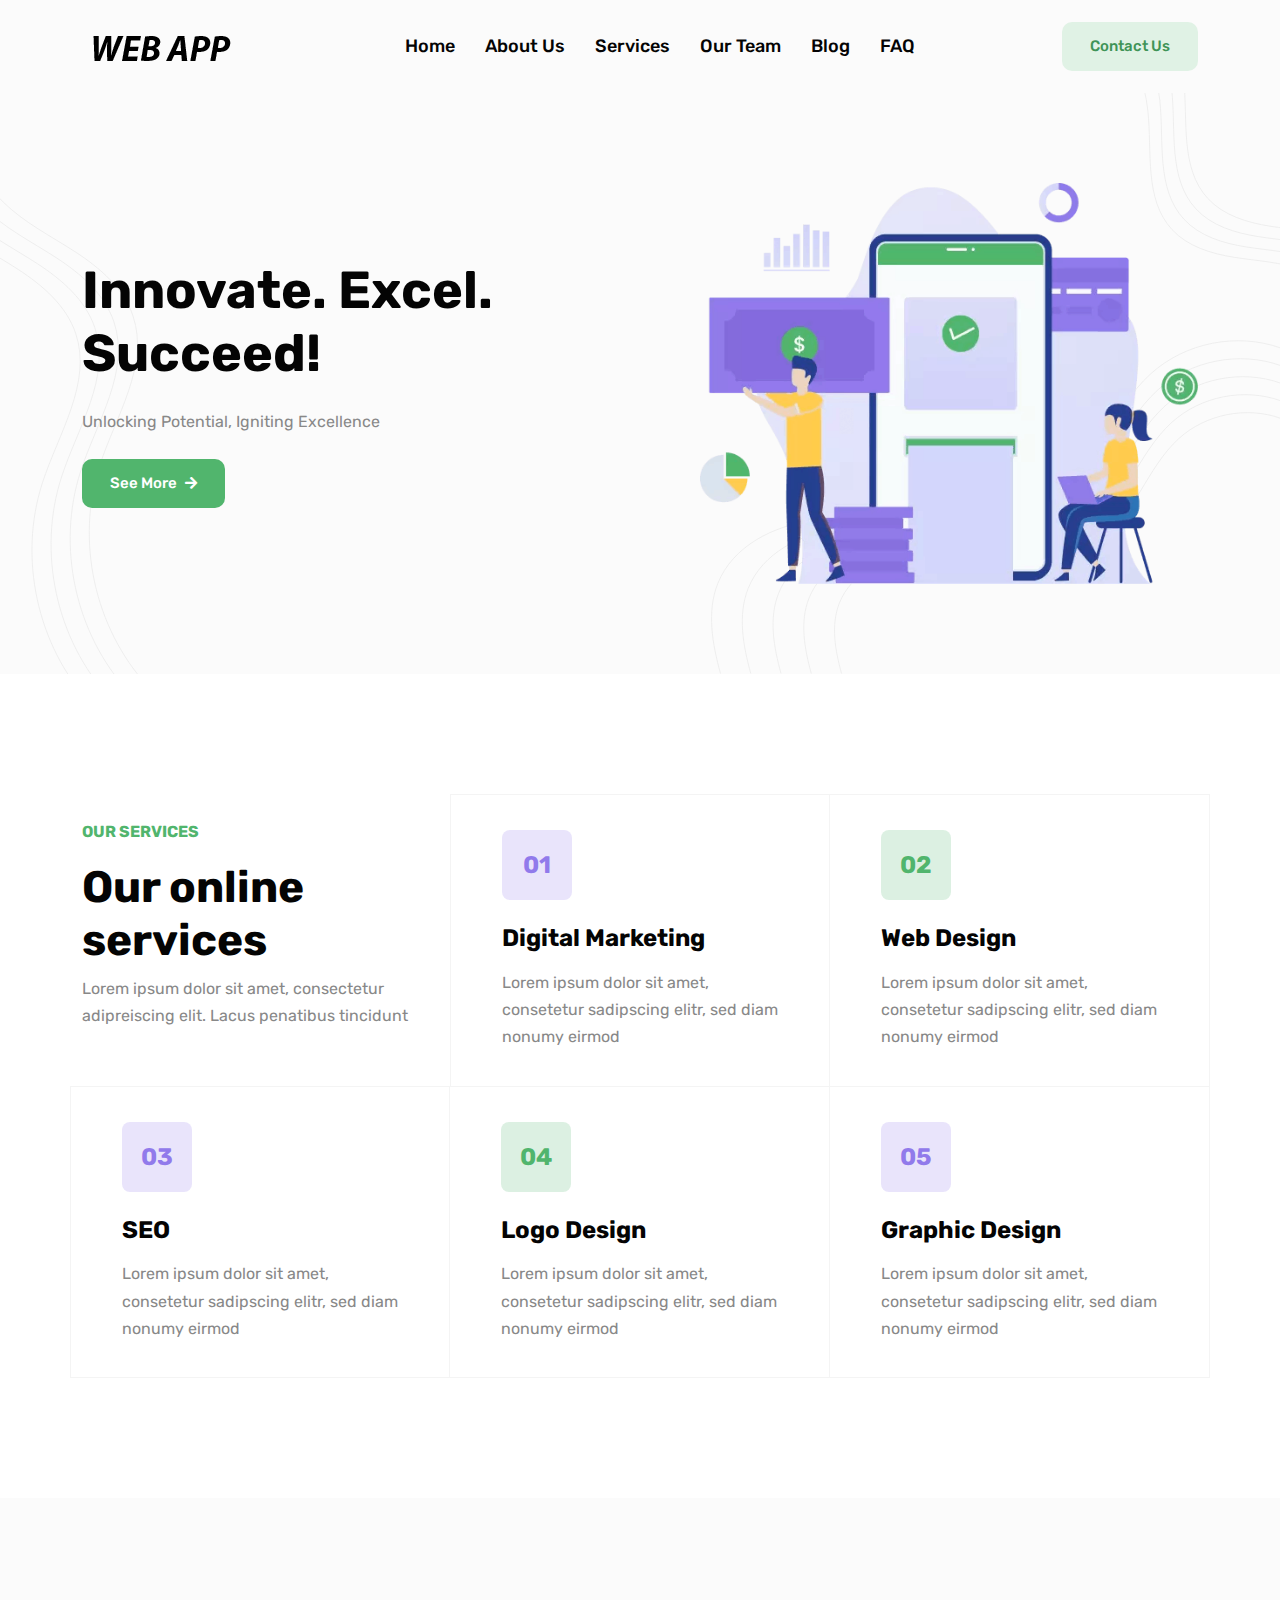
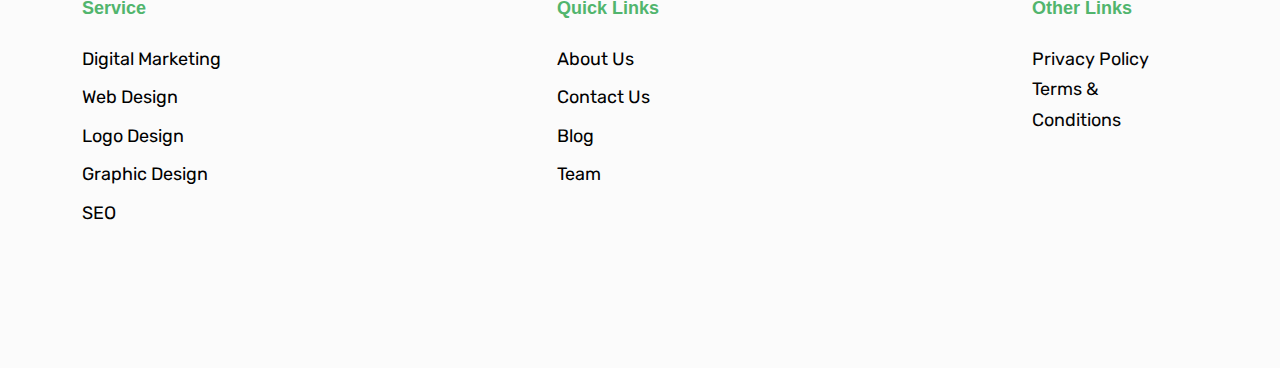
<file: pert3/template/index.html>
<!DOCTYPE html>

<html lang="en-us">

<head>
	<meta charset="utf-8">
	<title>Livewire and filament</title>
	<meta name="viewport" content="width=device-width, initial-scale=1, maximum-scale=5">
	<meta name="description" content="This is meta description">
	<meta name="author" content="Themefisher">
	<link rel="shortcut icon" href="images/favicon.png" type="image/x-icon">
	<link rel="icon" href="images/favicon.png" type="image/x-icon">

	<!-- # Google Fonts -->
	<link rel="preconnect" href="https://fonts.googleapis.com">
	<link rel="preconnect" href="https://fonts.gstatic.com" crossorigin>
	<link href="https://fonts.googleapis.com/css2?family=Rubik:wght@400;500;700&display=swap" rel="stylesheet">

	<!-- # CSS Plugins -->
	<link rel="stylesheet" href="plugins/slick/slick.css">
	<link rel="stylesheet" href="plugins/font-awesome/fontawesome.min.css">
	<link rel="stylesheet" href="plugins/font-awesome/brands.css">
	<link rel="stylesheet" href="plugins/font-awesome/solid.css">

	<!-- # Main Style Sheet -->
	<link rel="stylesheet" href="css/style.css">
</head>

<body>

<!-- navigation -->
<header class="navigation bg-tertiary">
	<nav class="navbar navbar-expand-xl navbar-light text-center py-3">
		<div class="container">
			<a class="navbar-brand" href="index.html">
				<img loading="prelaod" decoding="async" class="img-fluid" width="160" src="images/logo.png" alt="Wallet">
			</a>
			<button class="navbar-toggler" type="button" data-bs-toggle="collapse" data-bs-target="#navbarSupportedContent" aria-controls="navbarSupportedContent" aria-expanded="false" aria-label="Toggle navigation"> <span class="navbar-toggler-icon"></span>
			</button>
			<div class="collapse navbar-collapse" id="navbarSupportedContent">
				<ul class="navbar-nav m-auto mb-2 mb-lg-0">
					<li class="nav-item"> <a class="nav-link" href="index.html">Home</a></li>
					<li class="nav-item "> <a class="nav-link" href="about.html">About Us</a></li>
					<li class="nav-item "> <a class="nav-link" href="services.html">Services</a></li>
					<li class="nav-item "> <a class="nav-link" href="team.html">Our Team</a></li>
					<li class="nav-item "><a class="nav-link " href="blog.html">Blog</a></li>
					<li class="nav-item "><a class="nav-link " href="faq.html">FAQ</a></li>
				</ul>
				<a href="#!" class="btn btn-outline-primary">Contact Us</a>				
			</div>
		</div>
	</nav>
</header>
<!-- /navigation -->

<div class="modal applyLoanModal fade" id="applyLoan" tabindex="-1" aria-labelledby="applyLoanLabel" aria-hidden="true">
  <div class="modal-dialog modal-dialog-centered">
    <div class="modal-content">
      <div class="modal-header border-bottom-0">
        <h4 class="modal-title" id="exampleModalLabel">How much do you need?</h4>
        <button type="button" class="btn-close" data-bs-dismiss="modal" aria-label="Close"></button>
      </div>
      <div class="modal-body">
        <form action="#!" method="post">
          <div class="row">
            <div class="col-lg-6 mb-4 pb-2">
              <div class="form-group">
                <label for="loan_amount" class="form-label">Amount</label>
                <input type="number" class="form-control shadow-none" id="loan_amount" placeholder="ex: 25000">
              </div>
            </div>
            <div class="col-lg-6 mb-4 pb-2">
              <div class="form-group">
                <label for="loan_how_long_for" class="form-label">How long for?</label>
                <input type="number" class="form-control shadow-none" id="loan_how_long_for" placeholder="ex: 12">
              </div>
            </div>
            <div class="col-lg-12 mb-4 pb-2">
              <div class="form-group">
                <label for="loan_repayment" class="form-label">Repayment</label>
                <input type="number" class="form-control shadow-none" id="loan_repayment" disabled>
              </div>
            </div>
            <div class="col-lg-6 mb-4 pb-2">
              <div class="form-group">
                <label for="loan_full_name" class="form-label">Full Name</label>
                <input type="text" class="form-control shadow-none" id="loan_full_name">
              </div>
            </div>
            <div class="col-lg-6 mb-4 pb-2">
              <div class="form-group">
                <label for="loan_email_address" class="form-label">Email address</label>
                <input type="email" class="form-control shadow-none" id="loan_email_address">
              </div>
            </div>
            <div class="col-lg-12">
              <button type="submit" class="btn btn-primary w-100">Get Your Loan Now</button>
            </div>
          </div>
        </form>
      </div>
    </div>
  </div>
</div>

<section class="banner bg-tertiary position-relative overflow-hidden">
  <div class="container">
    <div class="row align-items-center justify-content-center">
      <div class="col-lg-6 mb-5 mb-lg-0">
        <div class="block text-center text-lg-start pe-0 pe-xl-5">
          <h1 class="text-capitalize mb-4">Innovate. Excel. Succeed!</h1>
          <p class="mb-4">Unlocking Potential, Igniting Excellence</p> <a type="button"
            class="btn btn-primary" href="#" data-bs-toggle="modal" data-bs-target="#applyLoan">See More<span style="font-size: 14px;" class="ms-2 fas fa-arrow-right"></span></a>
        </div>
      </div>
      <div class="col-lg-6">
        <div class="ps-lg-5 text-center">
          <img loading="lazy" decoding="async"
            src="images/about-us.png"
            alt="banner image" class="w-100">
        </div>
      </div>
    </div>
  </div>
  <div class="has-shapes">
    <svg class="shape shape-left text-light" viewBox="0 0 192 752" fill="none" xmlns="http://www.w3.org/2000/svg">
      <path
        d="M-30.883 0C-41.3436 36.4248 -22.7145 75.8085 4.29154 102.398C31.2976 128.987 65.8677 146.199 97.6457 166.87C129.424 187.542 160.139 213.902 172.162 249.847C193.542 313.799 149.886 378.897 129.069 443.036C97.5623 540.079 122.109 653.229 191 728.495"
        stroke="currentColor" stroke-miterlimit="10" />
      <path
        d="M-55.5959 7.52271C-66.0565 43.9475 -47.4274 83.3312 -20.4214 109.92C6.58466 136.51 41.1549 153.722 72.9328 174.393C104.711 195.064 135.426 221.425 147.449 257.37C168.829 321.322 125.174 386.42 104.356 450.559C72.8494 547.601 97.3965 660.752 166.287 736.018"
        stroke="currentColor" stroke-miterlimit="10" />
      <path
        d="M-80.3302 15.0449C-90.7909 51.4697 -72.1617 90.8535 -45.1557 117.443C-18.1497 144.032 16.4205 161.244 48.1984 181.915C79.9763 202.587 110.691 228.947 122.715 264.892C144.095 328.844 100.439 393.942 79.622 458.081C48.115 555.123 72.6622 668.274 141.552 743.54"
        stroke="currentColor" stroke-miterlimit="10" />
      <path
        d="M-105.045 22.5676C-115.506 58.9924 -96.8766 98.3762 -69.8706 124.965C-42.8646 151.555 -8.29436 168.767 23.4835 189.438C55.2615 210.109 85.9766 236.469 98.0001 272.415C119.38 336.367 75.7243 401.464 54.9072 465.604C23.4002 562.646 47.9473 675.796 116.838 751.063"
        stroke="currentColor" stroke-miterlimit="10" />
    </svg>
    <svg class="shape shape-right text-light" viewBox="0 0 731 746" fill="none" xmlns="http://www.w3.org/2000/svg">
      <path
        d="M12.1794 745.14C1.80036 707.275 -5.75764 666.015 8.73984 629.537C27.748 581.745 80.4729 554.968 131.538 548.843C182.604 542.703 234.032 552.841 285.323 556.748C336.615 560.64 391.543 557.276 433.828 527.964C492.452 487.323 511.701 408.123 564.607 360.255C608.718 320.353 675.307 307.183 731.29 327.323"
        stroke="currentColor" stroke-miterlimit="10" />
      <path
        d="M51.0253 745.14C41.2045 709.326 34.0538 670.284 47.7668 635.783C65.7491 590.571 115.623 565.242 163.928 559.449C212.248 553.641 260.884 563.235 309.4 566.931C357.916 570.627 409.887 567.429 449.879 539.701C505.35 501.247 523.543 426.331 573.598 381.059C615.326 343.314 678.324 330.853 731.275 349.906"
        stroke="currentColor" stroke-miterlimit="10" />
      <path
        d="M89.8715 745.14C80.6239 711.363 73.8654 674.568 86.8091 642.028C103.766 599.396 150.788 575.515 196.347 570.054C241.906 564.578 287.767 573.629 333.523 577.099C379.278 580.584 428.277 577.567 465.976 551.423C518.279 515.172 535.431 444.525 582.62 401.832C621.964 366.229 681.356 354.493 731.291 372.46"
        stroke="currentColor" stroke-miterlimit="10" />
      <path
        d="M128.718 745.14C120.029 713.414 113.678 678.838 125.837 648.274C141.768 608.221 185.939 585.788 228.737 580.659C271.536 575.515 314.621 584.008 357.6 587.282C400.58 590.556 446.607 587.719 482.028 563.16C531.163 529.111 547.275 462.733 591.612 422.635C628.572 389.19 684.375 378.162 731.276 395.043"
        stroke="currentColor" stroke-miterlimit="10" />
      <path
        d="M167.564 745.14C159.432 715.451 153.504 683.107 164.863 654.519C179.753 617.046 221.088 596.062 261.126 591.265C301.164 586.452 341.473 594.402 381.677 597.465C421.88 600.527 464.95 597.872 498.094 574.896C544.061 543.035 559.146 480.942 600.617 443.423C635.194 412.135 687.406 401.817 731.276 417.612"
        stroke="currentColor" stroke-miterlimit="10" />
      <path
        d="M817.266 289.466C813.108 259.989 787.151 237.697 759.261 227.271C731.372 216.846 701.077 215.553 671.666 210.904C642.254 206.24 611.795 197.156 591.664 175.224C555.853 136.189 566.345 75.5336 560.763 22.8649C552.302 -56.8256 498.487 -130.133 425 -162.081"
        stroke="currentColor" stroke-miterlimit="10" />
      <path
        d="M832.584 276.159C828.427 246.683 802.469 224.391 774.58 213.965C746.69 203.539 716.395 202.246 686.984 197.598C657.573 192.934 627.114 183.85 606.982 161.918C571.172 122.883 581.663 62.2275 576.082 9.55873C567.62 -70.1318 513.806 -143.439 440.318 -175.387"
        stroke="currentColor" stroke-miterlimit="10" />
      <path
        d="M847.904 262.853C843.747 233.376 817.789 211.084 789.9 200.659C762.011 190.233 731.716 188.94 702.304 184.292C672.893 179.627 642.434 170.544 622.303 148.612C586.492 109.577 596.983 48.9211 591.402 -3.74766C582.94 -83.4382 529.126 -156.746 455.638 -188.694"
        stroke="currentColor" stroke-miterlimit="10" />
      <path
        d="M863.24 249.547C859.083 220.07 833.125 197.778 805.236 187.353C777.347 176.927 747.051 175.634 717.64 170.986C688.229 166.321 657.77 157.237 637.639 135.306C601.828 96.2707 612.319 35.6149 606.738 -17.0538C598.276 -96.7443 544.462 -170.052 470.974 -202"
        stroke="currentColor" stroke-miterlimit="10" />
    </svg>
  </div>
</section>

<section class="section">
  <div class="container">
    <div class="row">
      <div class="col-lg-4 col-md-6">
        <div class="section-title pt-4">
          <p class="text-primary text-uppercase fw-bold mb-3">Our Services</p>
          <h1>Our online services</h1>
          <p>Lorem ipsum dolor sit amet, consectetur adipreiscing elit. Lacus penatibus tincidunt</p>
        </div>
      </div>
      <div class="col-lg-4 col-md-6 service-item">
        <a class="text-black" href="service-details.html">
          <div class="block"> <span class="colored-box text-center h3 mb-4">01</span>
            <h3 class="mb-3 service-title">Digital Marketing</h3>
            <p class="mb-0 service-description">Lorem ipsum dolor sit amet, consetetur sadipscing elitr, sed diam nonumy
              eirmod</p>
          </div>
        </a>
      </div>
      <div class="col-lg-4 col-md-6 service-item">
        <a class="text-black" href="service-details.html">
          <div class="block"> <span class="colored-box text-center h3 mb-4">02</span>
            <h3 class="mb-3 service-title">Web Design</h3>
            <p class="mb-0 service-description">Lorem ipsum dolor sit amet, consetetur sadipscing elitr, sed diam nonumy
              eirmod</p>
          </div>
        </a>
      </div>
      <div class="col-lg-4 col-md-6 service-item">
        <a class="text-black" href="service-details.html">
          <div class="block"> <span class="colored-box text-center h3 mb-4">03</span>
            <h3 class="mb-3 service-title">SEO</h3>
            <p class="mb-0 service-description">Lorem ipsum dolor sit amet, consetetur sadipscing elitr, sed diam nonumy
              eirmod</p>
          </div>
        </a>
      </div>
      <div class="col-lg-4 col-md-6 service-item">
        <a class="text-black" href="service-details.html">
          <div class="block"> <span class="colored-box text-center h3 mb-4">04</span>
            <h3 class="mb-3 service-title">Logo Design</h3>
            <p class="mb-0 service-description">Lorem ipsum dolor sit amet, consetetur sadipscing elitr, sed diam nonumy
              eirmod</p>
          </div>
        </a>
      </div>
      <div class="col-lg-4 col-md-6 service-item">
        <a class="text-black" href="service-details.html">
          <div class="block"> <span class="colored-box text-center h3 mb-4">05</span>
            <h3 class="mb-3 service-title">Graphic Design</h3>
            <p class="mb-0 service-description">Lorem ipsum dolor sit amet, consetetur sadipscing elitr, sed diam nonumy
              eirmod</p>
          </div>
        </a>
      </div>
    </div>
  </div>
</section>




<footer class="section-sm bg-tertiary">
	<div class="container">
		<div class="row justify-content-between">
			<div class="col-lg-2 col-md-4 col-6 mb-4">
				<div class="footer-widget">
					<h5 class="mb-4 text-primary font-secondary">Service</h5>
					<ul class="list-unstyled">
						<li class="mb-2"><a href="service-details.html">Digital Marketing</a>
						</li>
						<li class="mb-2"><a href="service-details.html">Web Design</a>
						</li>
						<li class="mb-2"><a href="service-details.html">Logo Design</a>
						</li>
						<li class="mb-2"><a href="service-details.html">Graphic Design</a>
						</li>
						<li class="mb-2"><a href="service-details.html">SEO</a>
						</li>
					</ul>
				</div>
			</div>
			<div class="col-lg-2 col-md-4 col-6 mb-4">
				<div class="footer-widget">
					<h5 class="mb-4 text-primary font-secondary">Quick Links</h5>
					<ul class="list-unstyled">
						<li class="mb-2"><a href="#!">About Us</a>
						</li>
						<li class="mb-2"><a href="#!">Contact Us</a>
						</li>
						<li class="mb-2"><a href="#!">Blog</a>
						</li>
						<li class="mb-2"><a href="#!">Team</a>
						</li>
					</ul>
				</div>
			</div>
			<div class="col-lg-2 col-md-4 col-6 mb-4">
				<div class="footer-widget">
					<h5 class="mb-4 text-primary font-secondary">Other Links</h5>
					<ul class="list-unstyled">
						<li class="list-inline-item me-4"><a class="text-black" href="privacy-policy.html">Privacy Policy</a>
                        </li>
						<li class="list-inline-item me-4"><a class="text-black" href="terms.html">Terms &amp; Conditions</a>
                        </li>
					</ul>
				</div>
			</div>			
		</div>
		
	</div>
</footer>

<!-- # JS Plugins -->
<script src="plugins/jquery/jquery.min.js"></script>
<script src="plugins/bootstrap/bootstrap.min.js"></script>

<!-- Main Script -->
<script src="js/script.js"></script>

</body>
</html>
</file>
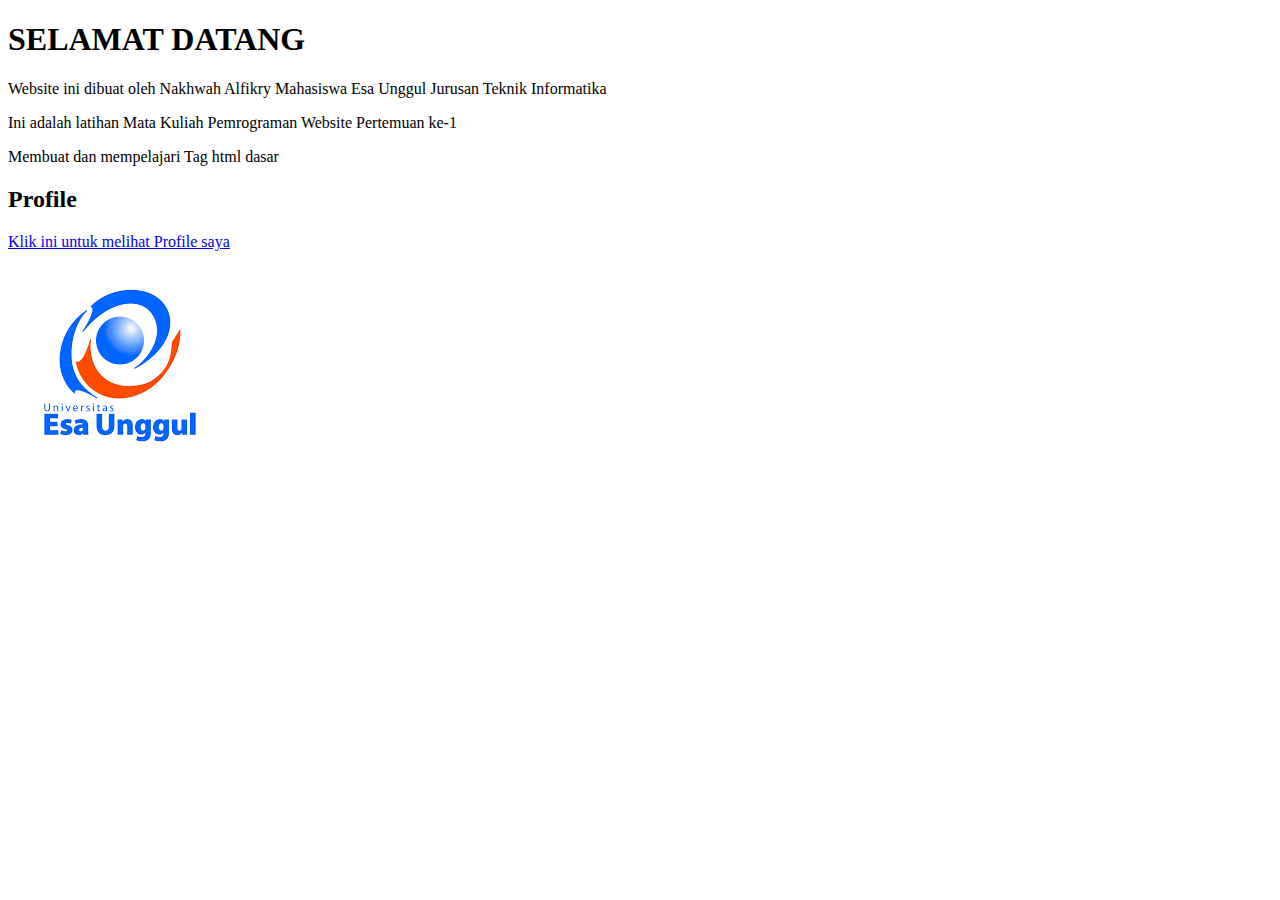
<file: pert1/coding/latihan/index.html>
<!DOCTYPE html>
<html lang="en">
<head>
    <meta charset="UTF-8">
    <meta name="viewport" content="width=device-width, initial-scale=1.0">
    <title>Document</title>
</head>
<body>
    <div>
    <h1>SELAMAT DATANG</h1>
    <p>Website ini dibuat oleh Nakhwah Alfikry Mahasiswa Esa Unggul Jurusan Teknik Informatika</p>
    <p>Ini adalah latihan Mata Kuliah Pemrograman Website Pertemuan ke-1 </p>
    <p>Membuat dan mempelajari Tag html dasar</p>
    
    <h2>Profile</h2>
    <a href="profile.html">Klik ini untuk melihat Profile saya</a>
    </div>

    <img src="logo-esa-unggul.png">
</body>
</html>
</file>
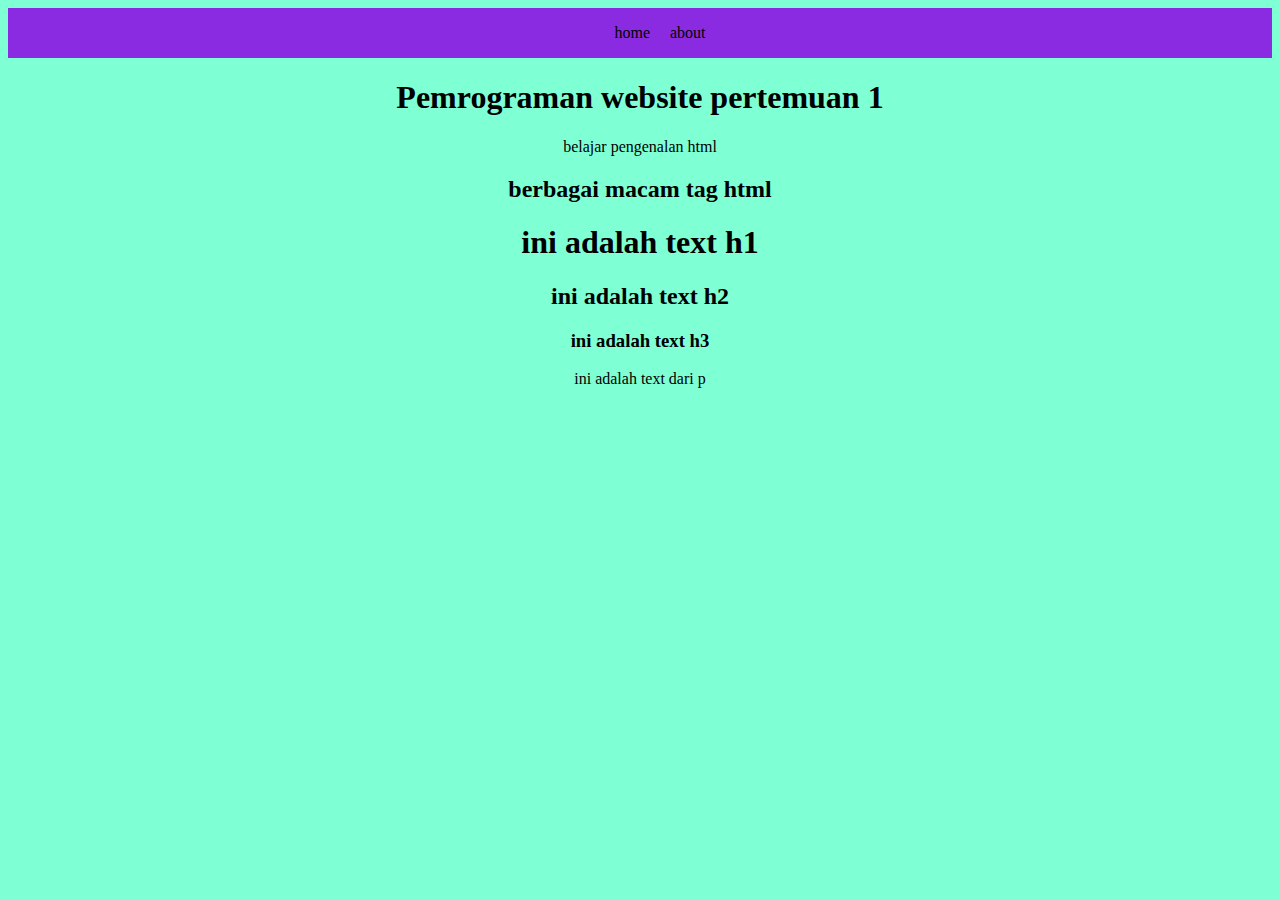
<file: pert1/coding/src/index.html>
<!DOCTYPE html>
<html lang="en">

<head>
    <meta charset="UTF-8">
    <meta name="viewport" content="widht=device-width, initial-scale=1.0">
    <link rel="stylesheet" href="styles.css">
    <title>Document</title>
</head>
<body>
    <nav class = "navbar">
        <ul class = "menu">
            <li class = "home">
                <a>home</a>
            </li>

            <li class = "about">
                <a>about</a>
            </li>
        </ul>
    </nav>
<div class = "text">
<h1>Pemrograman website pertemuan 1</h1>

<p>belajar pengenalan html</p>

<h2>berbagai macam tag html</h2>

<h1>ini adalah text h1</h1>
<h2>ini adalah text h2</h2>
<h3>ini adalah text h3</h3>
<p>ini adalah text dari p</p>

</div>

</body>
</html>
</file>
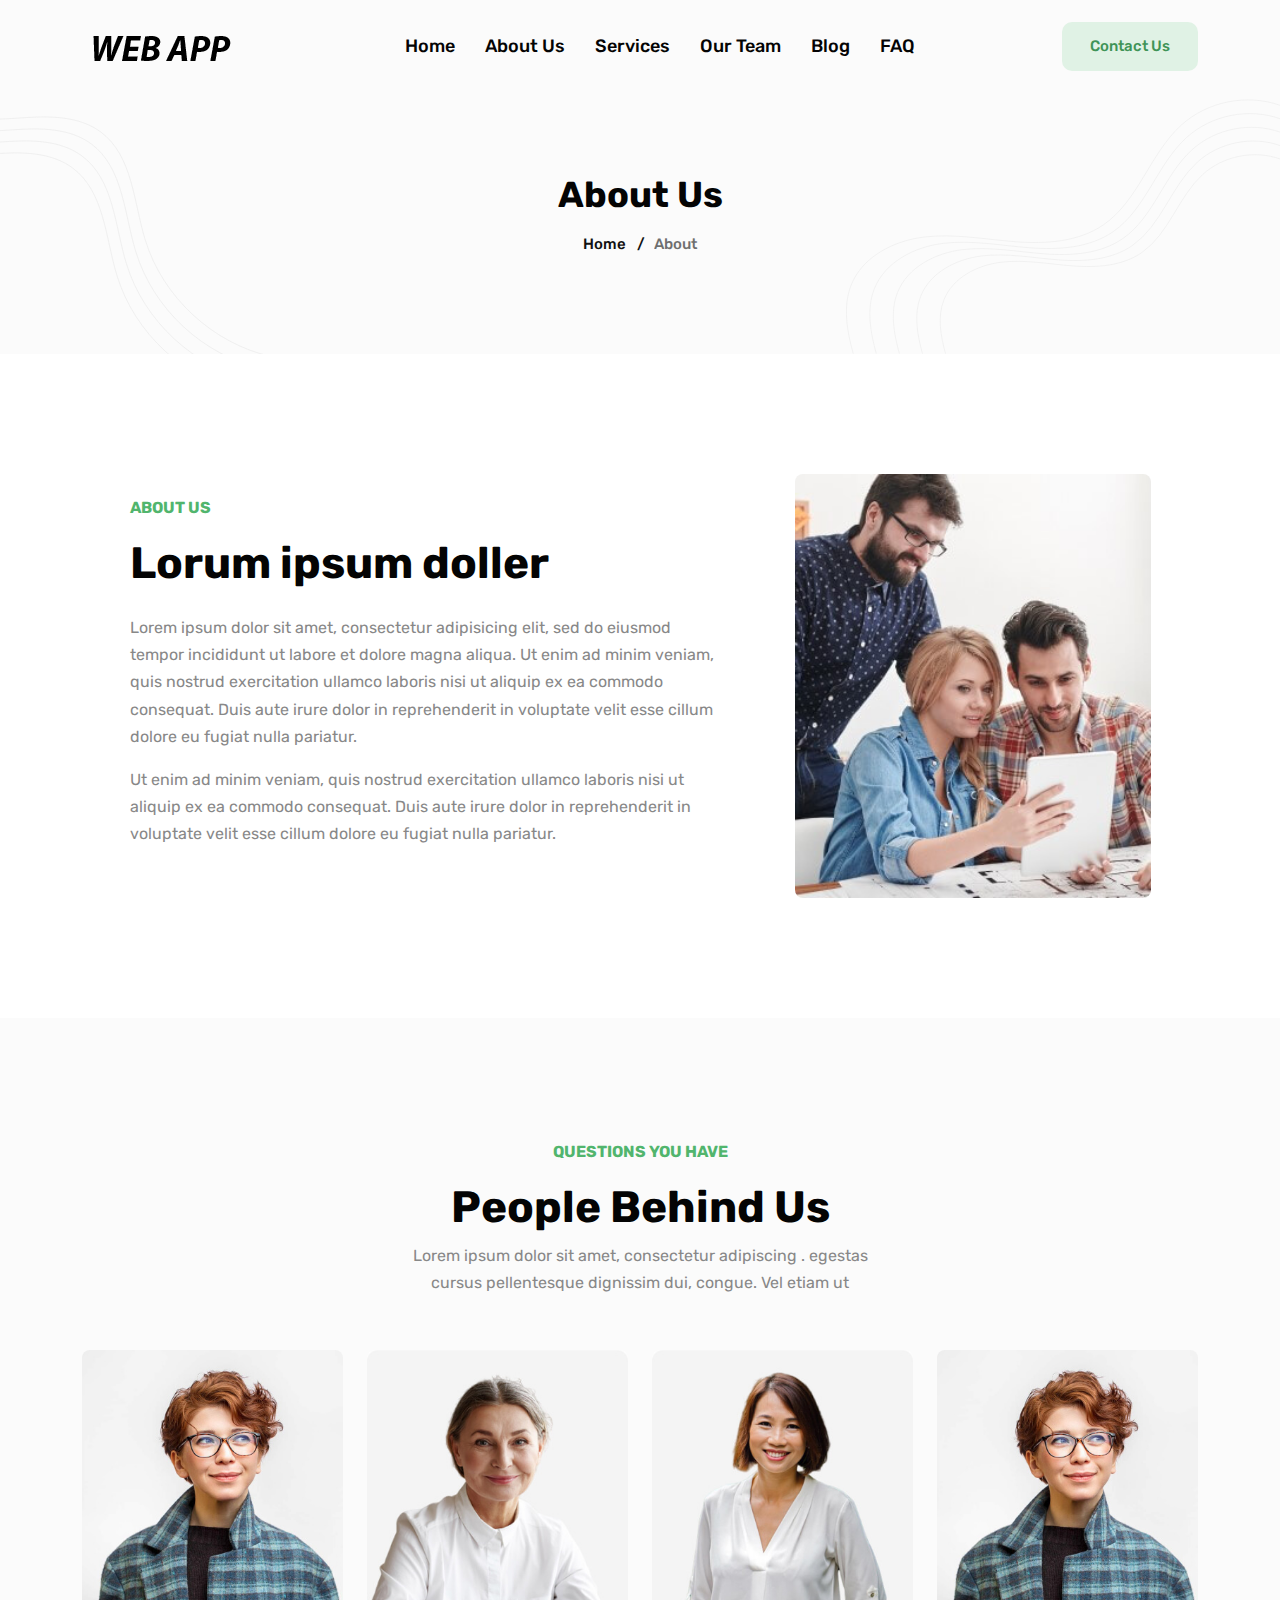
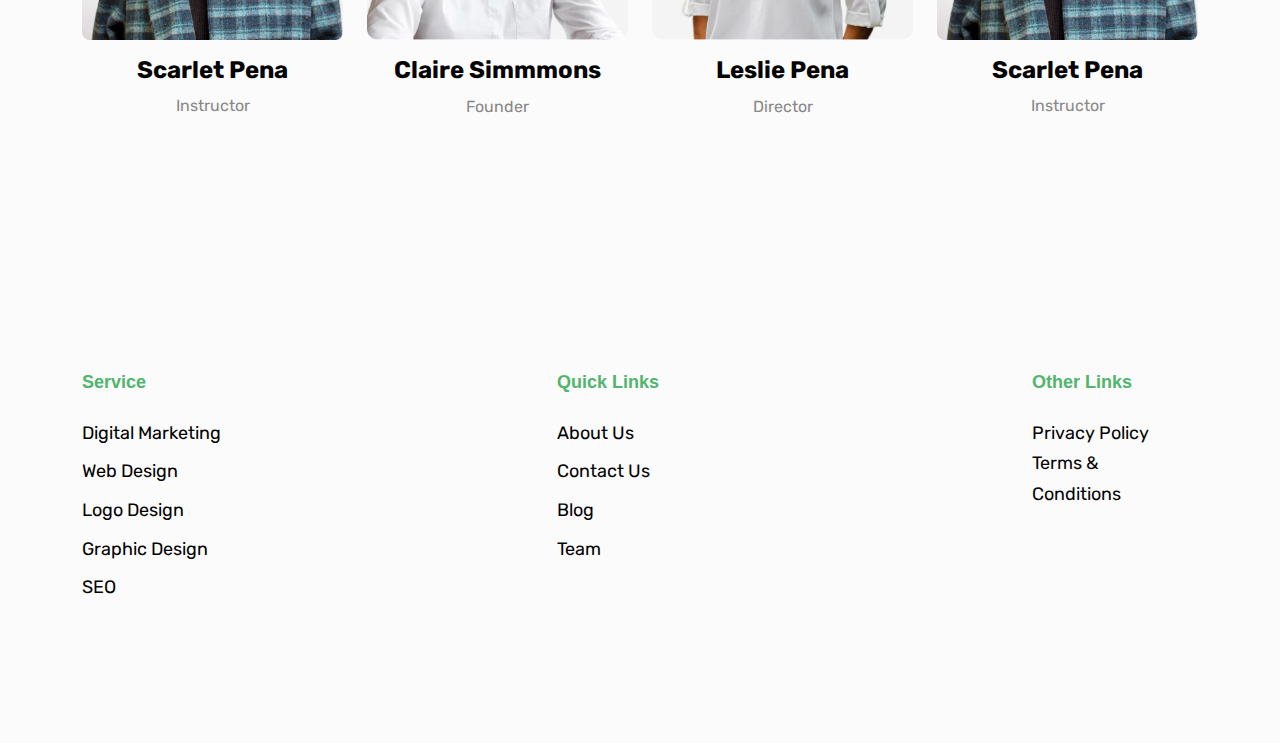
<file: pert3/template/about.html>
<!DOCTYPE html>

<html lang="en-us">

<head>
	<meta charset="utf-8">
	<title>Livewire and filament</title>
	<meta name="viewport" content="width=device-width, initial-scale=1, maximum-scale=5">
	<meta name="description" content="This is meta description">
	<meta name="author" content="Themefisher">
	<link rel="shortcut icon" href="images/favicon.png" type="image/x-icon">
	<link rel="icon" href="images/favicon.png" type="image/x-icon">

	<!-- # Google Fonts -->
	<link rel="preconnect" href="https://fonts.googleapis.com">
	<link rel="preconnect" href="https://fonts.gstatic.com" crossorigin>
	<link href="https://fonts.googleapis.com/css2?family=Rubik:wght@400;500;700&display=swap" rel="stylesheet">

	<!-- # CSS Plugins -->
	<link rel="stylesheet" href="plugins/slick/slick.css">
	<link rel="stylesheet" href="plugins/font-awesome/fontawesome.min.css">
	<link rel="stylesheet" href="plugins/font-awesome/brands.css">
	<link rel="stylesheet" href="plugins/font-awesome/solid.css">

	<!-- # Main Style Sheet -->
	<link rel="stylesheet" href="css/style.css">
</head>

<body>

<!-- navigation -->
<header class="navigation bg-tertiary">
	<nav class="navbar navbar-expand-xl navbar-light text-center py-3">
		<div class="container">
			<a class="navbar-brand" href="index.html">
				<img loading="prelaod" decoding="async" class="img-fluid" width="160" src="images/logo.png" alt="Wallet">
			</a>
			<button class="navbar-toggler" type="button" data-bs-toggle="collapse" data-bs-target="#navbarSupportedContent" aria-controls="navbarSupportedContent" aria-expanded="false" aria-label="Toggle navigation"> <span class="navbar-toggler-icon"></span>
			</button>
			<div class="collapse navbar-collapse" id="navbarSupportedContent">
				<ul class="navbar-nav m-auto mb-2 mb-lg-0">
					<li class="nav-item"> <a class="nav-link" href="index.html">Home</a></li>
					<li class="nav-item "> <a class="nav-link" href="about.html">About Us</a></li>
					<li class="nav-item "> <a class="nav-link" href="services.html">Services</a></li>
					<li class="nav-item "> <a class="nav-link" href="team.html">Our Team</a></li>
					<li class="nav-item "><a class="nav-link " href="blog.html">Blog</a></li>
					<li class="nav-item "><a class="nav-link " href="faq.html">FAQ</a></li>
				</ul>
				<a href="#!" class="btn btn-outline-primary">Contact Us</a>				
			</div>
		</div>
	</nav>
</header>
<!-- /navigation -->



<section class="page-header bg-tertiary">
	<div class="container">
		<div class="row">
			<div class="col-8 mx-auto text-center">
				<h2 class="mb-3 text-capitalize">About Us</h2>
				<ul class="list-inline breadcrumbs text-capitalize" style="font-weight:500">
					<li class="list-inline-item"><a href="index.html">Home</a>
					</li>
					<li class="list-inline-item">/ &nbsp; <a href="about.html">About</a>
					</li>
				</ul>
			</div>
		</div>
	</div>
	<div class="has-shapes">
		<svg class="shape shape-left text-light" viewBox="0 0 192 752" fill="none" xmlns="http://www.w3.org/2000/svg">
			<path d="M-30.883 0C-41.3436 36.4248 -22.7145 75.8085 4.29154 102.398C31.2976 128.987 65.8677 146.199 97.6457 166.87C129.424 187.542 160.139 213.902 172.162 249.847C193.542 313.799 149.886 378.897 129.069 443.036C97.5623 540.079 122.109 653.229 191 728.495" stroke="currentColor" stroke-miterlimit="10" />
			<path d="M-55.5959 7.52271C-66.0565 43.9475 -47.4274 83.3312 -20.4214 109.92C6.58466 136.51 41.1549 153.722 72.9328 174.393C104.711 195.064 135.426 221.425 147.449 257.37C168.829 321.322 125.174 386.42 104.356 450.559C72.8494 547.601 97.3965 660.752 166.287 736.018" stroke="currentColor" stroke-miterlimit="10" />
			<path d="M-80.3302 15.0449C-90.7909 51.4697 -72.1617 90.8535 -45.1557 117.443C-18.1497 144.032 16.4205 161.244 48.1984 181.915C79.9763 202.587 110.691 228.947 122.715 264.892C144.095 328.844 100.439 393.942 79.622 458.081C48.115 555.123 72.6622 668.274 141.552 743.54" stroke="currentColor" stroke-miterlimit="10" />
			<path d="M-105.045 22.5676C-115.506 58.9924 -96.8766 98.3762 -69.8706 124.965C-42.8646 151.555 -8.29436 168.767 23.4835 189.438C55.2615 210.109 85.9766 236.469 98.0001 272.415C119.38 336.367 75.7243 401.464 54.9072 465.604C23.4002 562.646 47.9473 675.796 116.838 751.063" stroke="currentColor" stroke-miterlimit="10" />
		</svg>
		<svg class="shape shape-right text-light" viewBox="0 0 731 746" fill="none" xmlns="http://www.w3.org/2000/svg">
			<path d="M12.1794 745.14C1.80036 707.275 -5.75764 666.015 8.73984 629.537C27.748 581.745 80.4729 554.968 131.538 548.843C182.604 542.703 234.032 552.841 285.323 556.748C336.615 560.64 391.543 557.276 433.828 527.964C492.452 487.323 511.701 408.123 564.607 360.255C608.718 320.353 675.307 307.183 731.29 327.323" stroke="currentColor" stroke-miterlimit="10" />
			<path d="M51.0253 745.14C41.2045 709.326 34.0538 670.284 47.7668 635.783C65.7491 590.571 115.623 565.242 163.928 559.449C212.248 553.641 260.884 563.235 309.4 566.931C357.916 570.627 409.887 567.429 449.879 539.701C505.35 501.247 523.543 426.331 573.598 381.059C615.326 343.314 678.324 330.853 731.275 349.906" stroke="currentColor" stroke-miterlimit="10" />
			<path d="M89.8715 745.14C80.6239 711.363 73.8654 674.568 86.8091 642.028C103.766 599.396 150.788 575.515 196.347 570.054C241.906 564.578 287.767 573.629 333.523 577.099C379.278 580.584 428.277 577.567 465.976 551.423C518.279 515.172 535.431 444.525 582.62 401.832C621.964 366.229 681.356 354.493 731.291 372.46" stroke="currentColor" stroke-miterlimit="10" />
			<path d="M128.718 745.14C120.029 713.414 113.678 678.838 125.837 648.274C141.768 608.221 185.939 585.788 228.737 580.659C271.536 575.515 314.621 584.008 357.6 587.282C400.58 590.556 446.607 587.719 482.028 563.16C531.163 529.111 547.275 462.733 591.612 422.635C628.572 389.19 684.375 378.162 731.276 395.043" stroke="currentColor" stroke-miterlimit="10" />
			<path d="M167.564 745.14C159.432 715.451 153.504 683.107 164.863 654.519C179.753 617.046 221.088 596.062 261.126 591.265C301.164 586.452 341.473 594.402 381.677 597.465C421.88 600.527 464.95 597.872 498.094 574.896C544.061 543.035 559.146 480.942 600.617 443.423C635.194 412.135 687.406 401.817 731.276 417.612" stroke="currentColor" stroke-miterlimit="10" />
			<path d="M817.266 289.466C813.108 259.989 787.151 237.697 759.261 227.271C731.372 216.846 701.077 215.553 671.666 210.904C642.254 206.24 611.795 197.156 591.664 175.224C555.853 136.189 566.345 75.5336 560.763 22.8649C552.302 -56.8256 498.487 -130.133 425 -162.081" stroke="currentColor" stroke-miterlimit="10" />
			<path d="M832.584 276.159C828.427 246.683 802.469 224.391 774.58 213.965C746.69 203.539 716.395 202.246 686.984 197.598C657.573 192.934 627.114 183.85 606.982 161.918C571.172 122.883 581.663 62.2275 576.082 9.55873C567.62 -70.1318 513.806 -143.439 440.318 -175.387" stroke="currentColor" stroke-miterlimit="10" />
			<path d="M847.904 262.853C843.747 233.376 817.789 211.084 789.9 200.659C762.011 190.233 731.716 188.94 702.304 184.292C672.893 179.627 642.434 170.544 622.303 148.612C586.492 109.577 596.983 48.9211 591.402 -3.74766C582.94 -83.4382 529.126 -156.746 455.638 -188.694" stroke="currentColor" stroke-miterlimit="10" />
			<path d="M863.24 249.547C859.083 220.07 833.125 197.778 805.236 187.353C777.347 176.927 747.051 175.634 717.64 170.986C688.229 166.321 657.77 157.237 637.639 135.306C601.828 96.2707 612.319 35.6149 606.738 -17.0538C598.276 -96.7443 544.462 -170.052 470.974 -202" stroke="currentColor" stroke-miterlimit="10" />
		</svg>
	</div>
</section>

<section class="section">
	<div class="container">
		<div class="row justify-content-center align-items-center">
			<div class="col-lg-7">
				<div class="section-title">
					<p class="text-primary text-uppercase fw-bold mb-3">About Us</p>
					<h2 class="h1 mb-4">Lorum ipsum doller</h2>
					<div class="content pe-0 pe-lg-5">
						<p>Lorem ipsum dolor sit amet, consectetur adipisicing elit, sed do eiusmod tempor incididunt ut labore et dolore magna aliqua. Ut enim ad minim veniam, quis nostrud exercitation ullamco laboris nisi ut aliquip ex ea commodo consequat. Duis aute irure dolor in reprehenderit in voluptate velit esse cillum dolore eu fugiat nulla pariatur.</p>
						<p>Ut enim ad minim veniam, quis nostrud exercitation ullamco laboris nisi ut aliquip ex ea commodo consequat. Duis aute irure dolor in reprehenderit in voluptate velit esse cillum dolore eu fugiat nulla pariatur.</p>
					</div>
				</div>
			</div>
			<div class="col-lg-4 mt-5 mt-lg-0">
				<img loading="lazy" decoding="async" src="images/about/about-11.jpg" alt="Business Loans &lt;br&gt; For Daily Expenses" class="rounded w-100">
			</div>
		</div>
	</div>
</section>





<section class="section teams bg-tertiary">
	<div class="container">
		<div class="row justify-content-center">
			<div class="col-12">
				<div class="section-title text-center">
					<p class="text-primary text-uppercase fw-bold mb-3">Questions You Have</p>
					<h1>People Behind Us</h1>
					<p class="mb-0">Lorem ipsum dolor sit amet, consectetur adipiscing . egestas
						<br>cursus pellentesque dignissim dui, congue. Vel etiam ut</p>
				</div>
			</div>
		</div>
		<div class="row position-relative">
			<div class="col-xl-3 col-lg-4 col-md-6 mt-4">
				<div class="card bg-transparent border-0 text-center">
					<div class="card-img">
						<img loading="lazy" decoding="async" src="images/about/team-1.jpg" alt="Scarlet Pena" class="rounded w-100" width="300" height="332">
						<ul class="card-social list-inline">
							<li class="list-inline-item"><a class="facebook" href="#"><i class="fab fa-facebook"></i></a>
							</li>
							<li class="list-inline-item"><a class="twitter" href="#"><i class="fab fa-twitter"></i></a>
							</li>
							<li class="list-inline-item"><a class="instagram" href="#"><i class="fab fa-instagram"></i></a>
							</li>
						</ul>
					</div>
					<div class="card-body">
						<h3>Scarlet Pena</h3>
						<p>Instructor</p>
					</div>
				</div>
			</div>
			<div class="col-xl-3 col-lg-4 col-md-6 mt-4">
				<div class="card bg-transparent border-0 text-center">
					<div class="card-img">
						<img loading="lazy" decoding="async" src="images/about/team-2.jpg" alt="Claire Simmmons" class="rounded w-100" width="300" height="333">
						<ul class="card-social list-inline">
							<li class="list-inline-item"><a class="facebook" href="#"><i class="fab fa-facebook"></i></a>
							</li>
							<li class="list-inline-item"><a class="twitter" href="#"><i class="fab fa-twitter"></i></a>
							</li>
							<li class="list-inline-item"><a class="instagram" href="#"><i class="fab fa-instagram"></i></a>
							</li>
						</ul>
					</div>
					<div class="card-body">
						<h3>Claire Simmmons</h3>
						<p>Founder</p>
					</div>
				</div>
			</div>
			<div class="col-xl-3 col-lg-4 col-md-6 mt-4">
				<div class="card bg-transparent border-0 text-center">
					<div class="card-img">
						<img loading="lazy" decoding="async" src="images/about/team-3.jpg" alt="Leslie Pena" class="rounded w-100" width="300" height="333">
						<ul class="card-social list-inline">
							<li class="list-inline-item"><a class="facebook" href="#"><i class="fab fa-facebook"></i></a>
							</li>
							<li class="list-inline-item"><a class="twitter" href="#"><i class="fab fa-twitter"></i></a>
							</li>
							<li class="list-inline-item"><a class="instagram" href="#"><i class="fab fa-instagram"></i></a>
							</li>
						</ul>
					</div>
					<div class="card-body">
						<h3>Leslie Pena</h3>
						<p>Director</p>
					</div>
				</div>
			</div>
			<div class="col-xl-3 col-lg-4 col-md-6 mt-4">
				<div class="card bg-transparent border-0 text-center">
					<div class="card-img">
						<img loading="lazy" decoding="async" src="images/about/team-1.jpg" alt="Scarlet Pena" class="rounded w-100" width="300" height="332">
						<ul class="card-social list-inline">
							<li class="list-inline-item"><a class="facebook" href="#"><i class="fab fa-facebook"></i></a>
							</li>
							<li class="list-inline-item"><a class="twitter" href="#"><i class="fab fa-twitter"></i></a>
							</li>
							<li class="list-inline-item"><a class="instagram" href="#"><i class="fab fa-instagram"></i></a>
							</li>
						</ul>
					</div>
					<div class="card-body">
						<h3>Scarlet Pena</h3>
						<p>Instructor</p>
					</div>
				</div>
			</div>
		</div>
	</div>
</section>


<footer class="section-sm bg-tertiary">
	<div class="container">
		<div class="row justify-content-between">
			<div class="col-lg-2 col-md-4 col-6 mb-4">
				<div class="footer-widget">
					<h5 class="mb-4 text-primary font-secondary">Service</h5>
					<ul class="list-unstyled">
						<li class="mb-2"><a href="service-details.html">Digital Marketing</a>
						</li>
						<li class="mb-2"><a href="service-details.html">Web Design</a>
						</li>
						<li class="mb-2"><a href="service-details.html">Logo Design</a>
						</li>
						<li class="mb-2"><a href="service-details.html">Graphic Design</a>
						</li>
						<li class="mb-2"><a href="service-details.html">SEO</a>
						</li>
					</ul>
				</div>
			</div>
			<div class="col-lg-2 col-md-4 col-6 mb-4">
				<div class="footer-widget">
					<h5 class="mb-4 text-primary font-secondary">Quick Links</h5>
					<ul class="list-unstyled">
						<li class="mb-2"><a href="#!">About Us</a>
						</li>
						<li class="mb-2"><a href="#!">Contact Us</a>
						</li>
						<li class="mb-2"><a href="#!">Blog</a>
						</li>
						<li class="mb-2"><a href="#!">Team</a>
						</li>
					</ul>
				</div>
			</div>
			<div class="col-lg-2 col-md-4 col-6 mb-4">
				<div class="footer-widget">
					<h5 class="mb-4 text-primary font-secondary">Other Links</h5>
					<ul class="list-unstyled">
						<li class="list-inline-item me-4"><a class="text-black" href="privacy-policy.html">Privacy Policy</a>
                        </li>
						<li class="list-inline-item me-4"><a class="text-black" href="terms.html">Terms &amp; Conditions</a>
                        </li>
					</ul>
				</div>
			</div>			
		</div>
		
	</div>
</footer>

<!-- # JS Plugins -->
<script src="plugins/jquery/jquery.min.js"></script>
<script src="plugins/bootstrap/bootstrap.min.js"></script>

<!-- Main Script -->
<script src="js/script.js"></script>

</body>
</html>
</file>
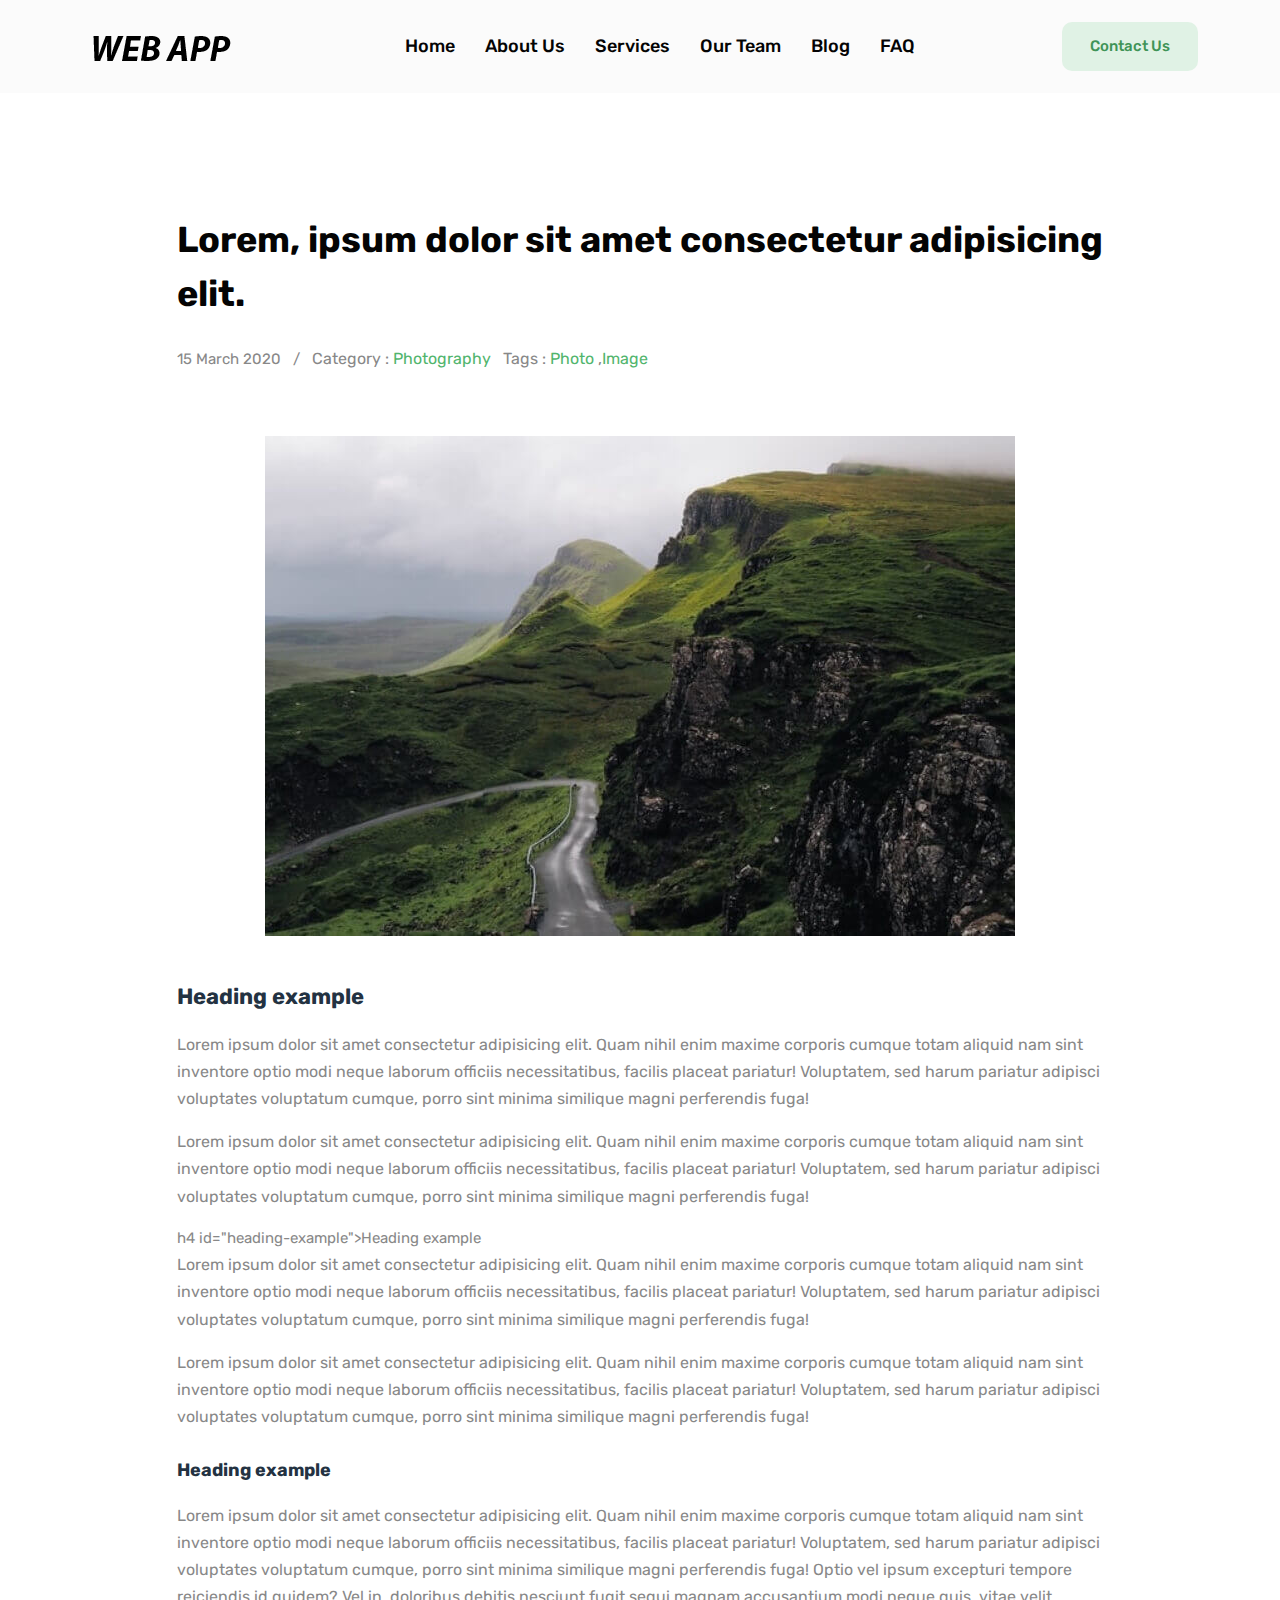
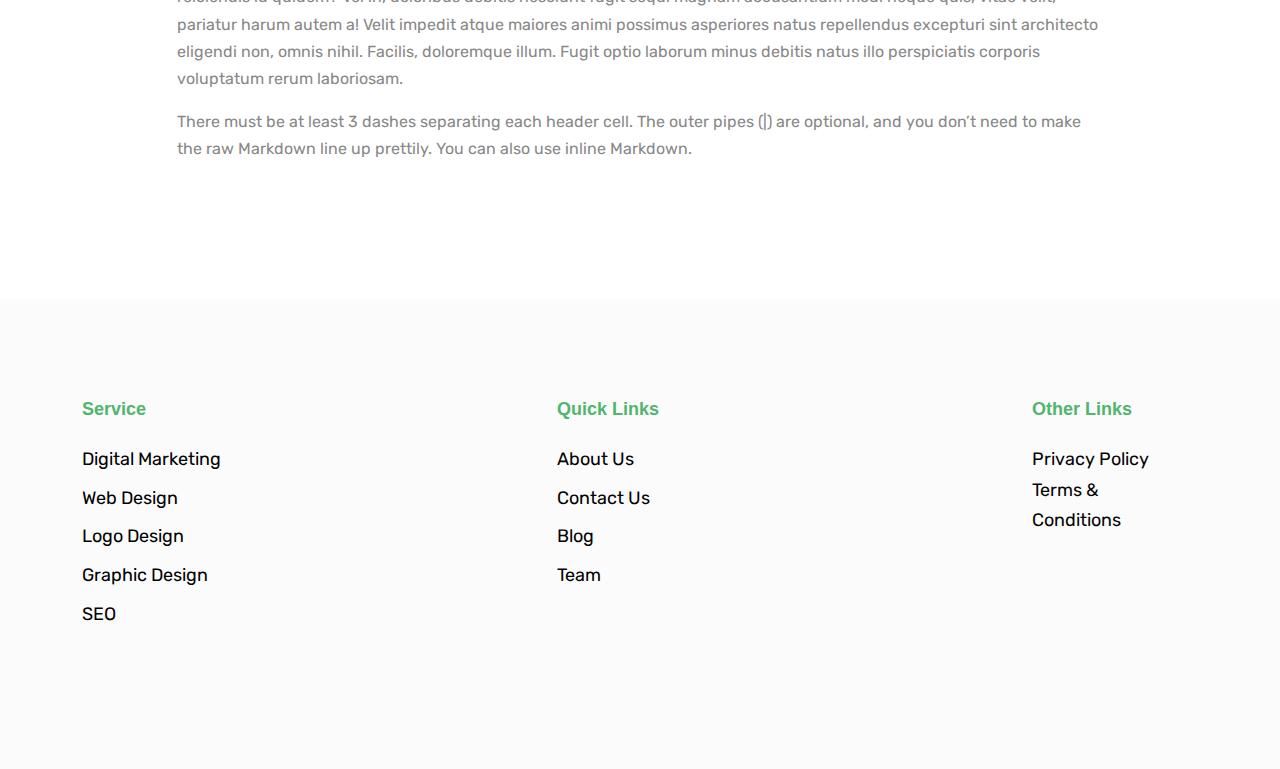
<file: pert3/template/blog-details.html>
<!DOCTYPE html>

<html lang="en-us">

<head>
	<meta charset="utf-8">
	<title>Livewire and filament</title>
	<meta name="viewport" content="width=device-width, initial-scale=1, maximum-scale=5">
	<meta name="description" content="This is meta description">
	<meta name="author" content="Themefisher">
	<link rel="shortcut icon" href="images/favicon.png" type="image/x-icon">
	<link rel="icon" href="images/favicon.png" type="image/x-icon">

	<!-- # Google Fonts -->
	<link rel="preconnect" href="https://fonts.googleapis.com">
	<link rel="preconnect" href="https://fonts.gstatic.com" crossorigin>
	<link href="https://fonts.googleapis.com/css2?family=Rubik:wght@400;500;700&display=swap" rel="stylesheet">

	<!-- # CSS Plugins -->
	<link rel="stylesheet" href="plugins/slick/slick.css">
	<link rel="stylesheet" href="plugins/font-awesome/fontawesome.min.css">
	<link rel="stylesheet" href="plugins/font-awesome/brands.css">
	<link rel="stylesheet" href="plugins/font-awesome/solid.css">

	<!-- # Main Style Sheet -->
	<link rel="stylesheet" href="css/style.css">
</head>

<body>

<!-- navigation -->
<header class="navigation bg-tertiary">
	<nav class="navbar navbar-expand-xl navbar-light text-center py-3">
		<div class="container">
			<a class="navbar-brand" href="index.html">
				<img loading="prelaod" decoding="async" class="img-fluid" width="160" src="images/logo.png" alt="Wallet">
			</a>
			<button class="navbar-toggler" type="button" data-bs-toggle="collapse" data-bs-target="#navbarSupportedContent" aria-controls="navbarSupportedContent" aria-expanded="false" aria-label="Toggle navigation"> <span class="navbar-toggler-icon"></span>
			</button>
			<div class="collapse navbar-collapse" id="navbarSupportedContent">
				<ul class="navbar-nav m-auto mb-2 mb-lg-0">
					<li class="nav-item"> <a class="nav-link" href="index.html">Home</a></li>
					<li class="nav-item "> <a class="nav-link" href="about.html">About Us</a></li>
					<li class="nav-item "> <a class="nav-link" href="services.html">Services</a></li>
					<li class="nav-item "> <a class="nav-link" href="team.html">Our Team</a></li>
					<li class="nav-item "><a class="nav-link " href="blog.html">Blog</a></li>
					<li class="nav-item "><a class="nav-link " href="faq.html">FAQ</a></li>
				</ul>
				<a href="#!" class="btn btn-outline-primary">Contact Us</a>				
			</div>
		</div>
	</nav>
</header>
<!-- /navigation -->

<div class="section">
  <div class="container">
    <div class="row justify-content-center">
      <div class="col-lg-10">
        <div class="mb-5">
          <h2 class="mb-4" style="line-height:1.5">Lorem, ipsum dolor sit amet consectetur adipisicing elit.</h2>
          <span>15 March 2020 <span class="mx-2">/</span> </span>
          <p class="list-inline-item">Category : <a href="#!" class="ml-1">Photography </a>
          </p>
          <p class="list-inline-item">Tags : <a href="#!" class="ml-1">Photo </a> ,<a href="#!"
              class="ml-1">Image </a>
          </p>
        </div>
        <div class="mb-5 text-center">
          <div class="post-slider rounded overflow-hidden">
            <img loading="lazy" decoding="async" src="images/blog/post-4.jpg" alt="Post Thumbnail">
            
          </div>
        </div>
        <div class="content">
          <h4 id="heading-example">Heading example</h4>
          <p>Lorem ipsum dolor sit amet consectetur adipisicing elit. Quam nihil enim maxime corporis cumque totam
            aliquid nam sint inventore optio modi neque laborum officiis necessitatibus, facilis placeat pariatur!
            Voluptatem, sed harum pariatur adipisci voluptates voluptatum cumque, porro sint minima similique magni
            perferendis fuga!</p>
          
            <p>Lorem ipsum dolor sit amet consectetur adipisicing elit. Quam nihil enim maxime corporis cumque totam
              aliquid nam sint inventore optio modi neque laborum officiis necessitatibus, facilis placeat pariatur!
              Voluptatem, sed harum pariatur adipisci voluptates voluptatum cumque, porro sint minima similique magni
              perferendis fuga!</p>
              h4 id="heading-example">Heading example</h4>
              <p>Lorem ipsum dolor sit amet consectetur adipisicing elit. Quam nihil enim maxime corporis cumque totam
                aliquid nam sint inventore optio modi neque laborum officiis necessitatibus, facilis placeat pariatur!
                Voluptatem, sed harum pariatur adipisci voluptates voluptatum cumque, porro sint minima similique magni
                perferendis fuga!</p>
              
                <p>Lorem ipsum dolor sit amet consectetur adipisicing elit. Quam nihil enim maxime corporis cumque totam
                  aliquid nam sint inventore optio modi neque laborum officiis necessitatibus, facilis placeat pariatur!
                  Voluptatem, sed harum pariatur adipisci voluptates voluptatum cumque, porro sint minima similique magni
                  perferendis fuga!</p>
          </p>
          
          <h5 id="paragraph">Heading example</h5>
          <p>Lorem ipsum dolor sit amet consectetur adipisicing elit. Quam nihil enim maxime corporis cumque totam
            aliquid nam sint inventore optio modi neque laborum officiis necessitatibus, facilis placeat pariatur!
            Voluptatem, sed harum pariatur adipisci voluptates voluptatum cumque, porro sint minima similique magni
            perferendis fuga! Optio vel ipsum excepturi tempore reiciendis id quidem? Vel in, doloribus debitis nesciunt
            fugit sequi magnam accusantium modi neque quis, vitae velit, pariatur harum autem a! Velit impedit atque
            maiores animi possimus asperiores natus repellendus excepturi sint architecto eligendi non, omnis nihil.
            Facilis, doloremque illum. Fugit optio laborum minus debitis natus illo perspiciatis corporis voluptatum
            rerum laboriosam.</p>
          
          
          
          <p>There must be at least 3 dashes separating each header cell. The outer pipes (|) are optional, and you
            don&rsquo;t need to make the raw Markdown line up prettily. You can also use inline Markdown.</p>
          
         
          
        </div>
      </div>
    </div>
  </div>
</div>

<footer class="section-sm bg-tertiary">
	<div class="container">
		<div class="row justify-content-between">
			<div class="col-lg-2 col-md-4 col-6 mb-4">
				<div class="footer-widget">
					<h5 class="mb-4 text-primary font-secondary">Service</h5>
					<ul class="list-unstyled">
						<li class="mb-2"><a href="service-details.html">Digital Marketing</a>
						</li>
						<li class="mb-2"><a href="service-details.html">Web Design</a>
						</li>
						<li class="mb-2"><a href="service-details.html">Logo Design</a>
						</li>
						<li class="mb-2"><a href="service-details.html">Graphic Design</a>
						</li>
						<li class="mb-2"><a href="service-details.html">SEO</a>
						</li>
					</ul>
				</div>
			</div>
			<div class="col-lg-2 col-md-4 col-6 mb-4">
				<div class="footer-widget">
					<h5 class="mb-4 text-primary font-secondary">Quick Links</h5>
					<ul class="list-unstyled">
						<li class="mb-2"><a href="#!">About Us</a>
						</li>
						<li class="mb-2"><a href="#!">Contact Us</a>
						</li>
						<li class="mb-2"><a href="#!">Blog</a>
						</li>
						<li class="mb-2"><a href="#!">Team</a>
						</li>
					</ul>
				</div>
			</div>
			<div class="col-lg-2 col-md-4 col-6 mb-4">
				<div class="footer-widget">
					<h5 class="mb-4 text-primary font-secondary">Other Links</h5>
					<ul class="list-unstyled">
						<li class="list-inline-item me-4"><a class="text-black" href="privacy-policy.html">Privacy Policy</a>
                        </li>
						<li class="list-inline-item me-4"><a class="text-black" href="terms.html">Terms &amp; Conditions</a>
                        </li>
					</ul>
				</div>
			</div>			
		</div>
		
	</div>
</footer>


<!-- # JS Plugins -->
<script src="plugins/jquery/jquery.min.js"></script>
<script src="plugins/bootstrap/bootstrap.min.js"></script>

<!-- Main Script -->
<script src="js/script.js"></script>

</body>
</html>
</file>
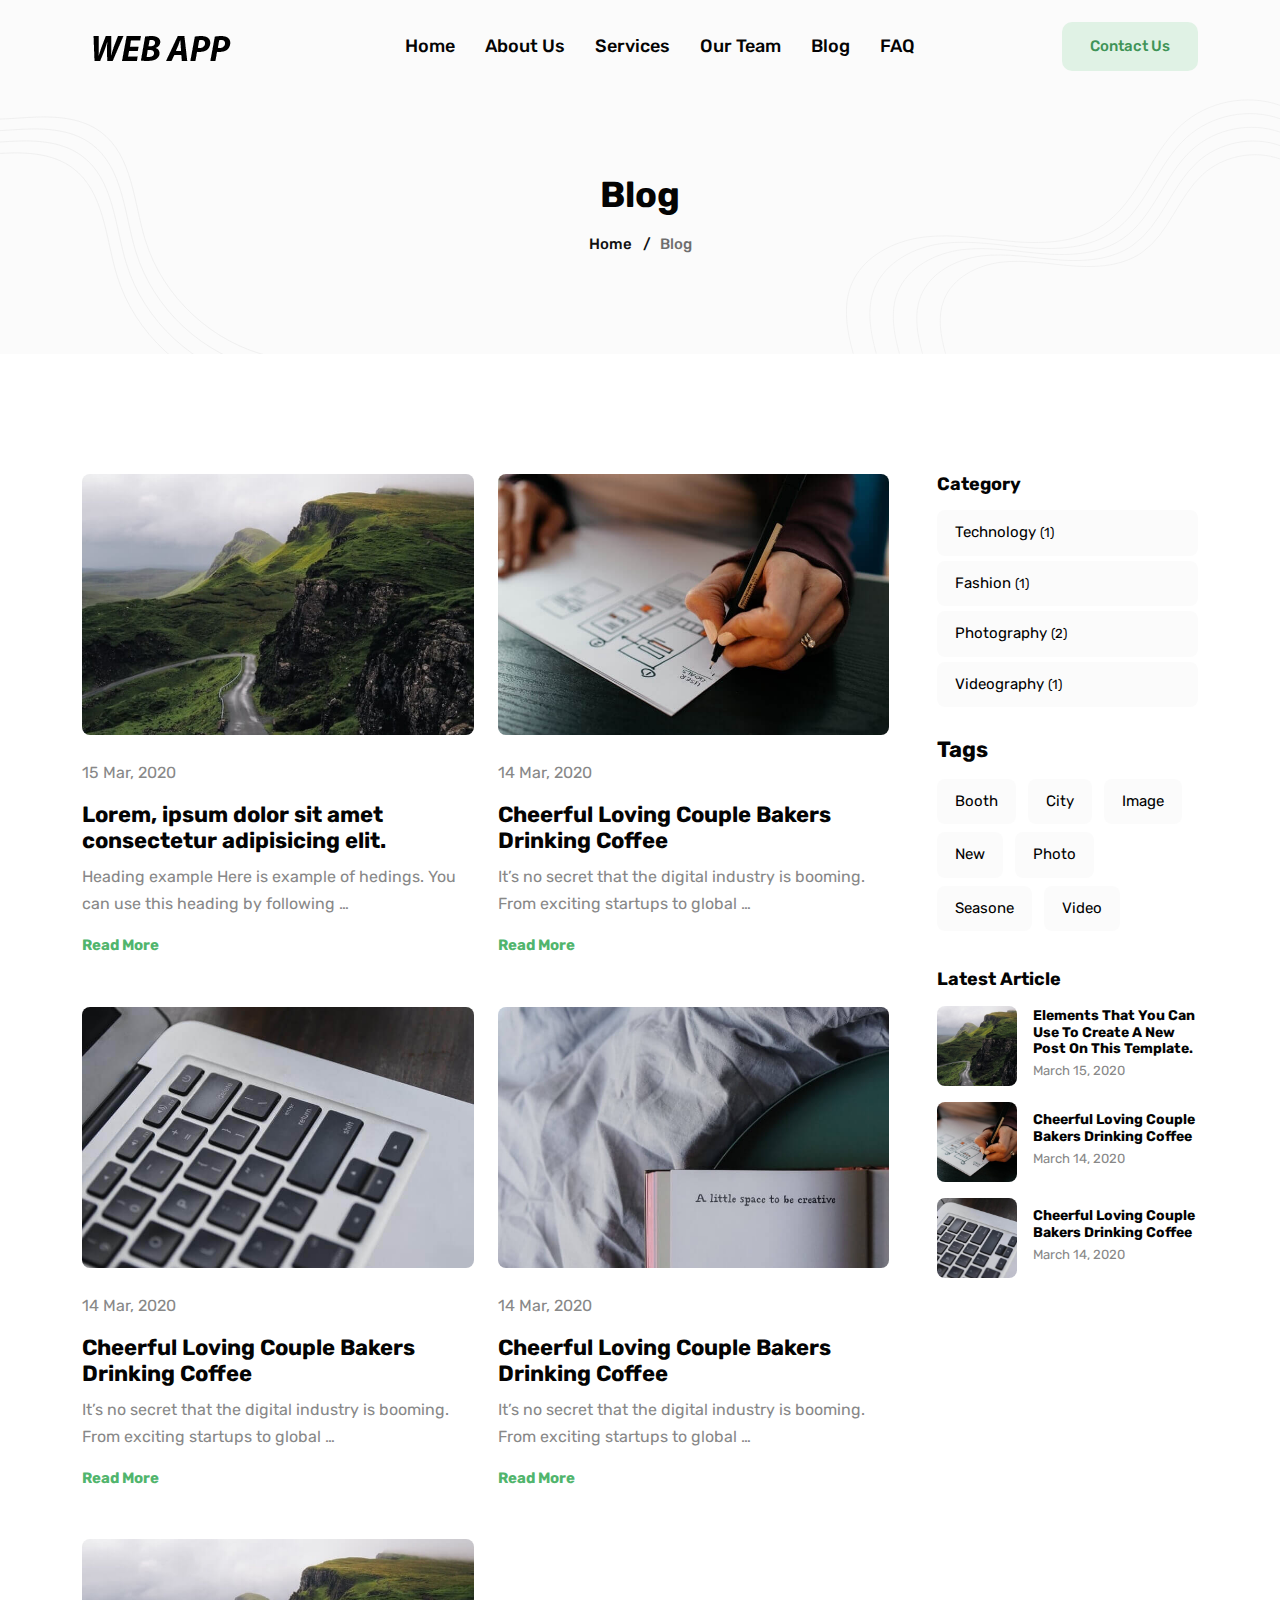
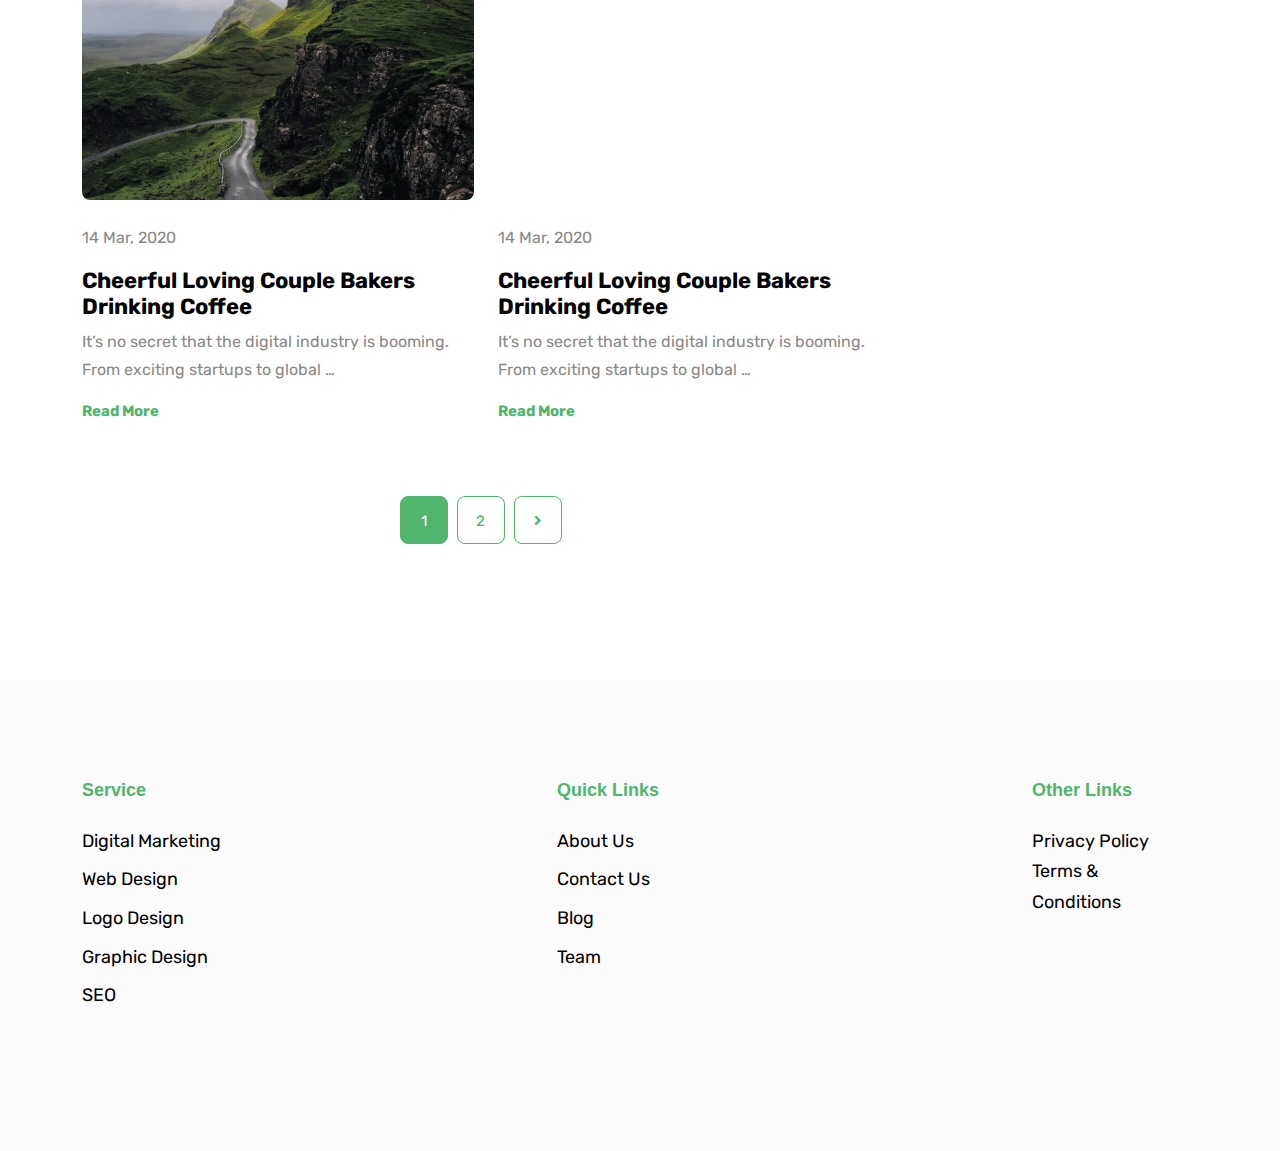
<file: pert3/template/blog.html>
<!DOCTYPE html>

<html lang="en-us">

<head>
	<meta charset="utf-8">
	<title>Livewire and filament</title>
	<meta name="viewport" content="width=device-width, initial-scale=1, maximum-scale=5">
	<meta name="description" content="This is meta description">
	<meta name="author" content="Themefisher">
	<link rel="shortcut icon" href="images/favicon.png" type="image/x-icon">
	<link rel="icon" href="images/favicon.png" type="image/x-icon">

	<!-- # Google Fonts -->
	<link rel="preconnect" href="https://fonts.googleapis.com">
	<link rel="preconnect" href="https://fonts.gstatic.com" crossorigin>
	<link href="https://fonts.googleapis.com/css2?family=Rubik:wght@400;500;700&display=swap" rel="stylesheet">

	<!-- # CSS Plugins -->
	<link rel="stylesheet" href="plugins/slick/slick.css">
	<link rel="stylesheet" href="plugins/font-awesome/fontawesome.min.css">
	<link rel="stylesheet" href="plugins/font-awesome/brands.css">
	<link rel="stylesheet" href="plugins/font-awesome/solid.css">

	<!-- # Main Style Sheet -->
	<link rel="stylesheet" href="css/style.css">
</head>

<body>

<!-- navigation -->
<header class="navigation bg-tertiary">
	<nav class="navbar navbar-expand-xl navbar-light text-center py-3">
		<div class="container">
			<a class="navbar-brand" href="index.html">
				<img loading="prelaod" decoding="async" class="img-fluid" width="160" src="images/logo.png" alt="Wallet">
			</a>
			<button class="navbar-toggler" type="button" data-bs-toggle="collapse" data-bs-target="#navbarSupportedContent" aria-controls="navbarSupportedContent" aria-expanded="false" aria-label="Toggle navigation"> <span class="navbar-toggler-icon"></span>
			</button>
			<div class="collapse navbar-collapse" id="navbarSupportedContent">
				<ul class="navbar-nav m-auto mb-2 mb-lg-0">
					<li class="nav-item"> <a class="nav-link" href="index.html">Home</a></li>
					<li class="nav-item "> <a class="nav-link" href="about.html">About Us</a></li>
					<li class="nav-item "> <a class="nav-link" href="services.html">Services</a></li>
					<li class="nav-item "> <a class="nav-link" href="team.html">Our Team</a></li>
					<li class="nav-item "><a class="nav-link " href="blog.html">Blog</a></li>
					<li class="nav-item "><a class="nav-link " href="faq.html">FAQ</a></li>
				</ul>
				<a href="#!" class="btn btn-outline-primary">Contact Us</a>				
			</div>
		</div>
	</nav>
</header>
<!-- /navigation -->


<section class="page-header bg-tertiary">
	<div class="container">
		<div class="row">
			<div class="col-8 mx-auto text-center">
				<h2 class="mb-3 text-capitalize">Blog</h2>
				<ul class="list-inline breadcrumbs text-capitalize" style="font-weight:500">
					<li class="list-inline-item"><a href="index.html">Home</a>
					</li>
					<li class="list-inline-item">/ &nbsp; <a href="blog.html">Blog</a>
					</li>
				</ul>
			</div>
		</div>
	</div>
	<div class="has-shapes">
		<svg class="shape shape-left text-light" viewBox="0 0 192 752" fill="none" xmlns="http://www.w3.org/2000/svg">
			<path d="M-30.883 0C-41.3436 36.4248 -22.7145 75.8085 4.29154 102.398C31.2976 128.987 65.8677 146.199 97.6457 166.87C129.424 187.542 160.139 213.902 172.162 249.847C193.542 313.799 149.886 378.897 129.069 443.036C97.5623 540.079 122.109 653.229 191 728.495" stroke="currentColor" stroke-miterlimit="10" />
			<path d="M-55.5959 7.52271C-66.0565 43.9475 -47.4274 83.3312 -20.4214 109.92C6.58466 136.51 41.1549 153.722 72.9328 174.393C104.711 195.064 135.426 221.425 147.449 257.37C168.829 321.322 125.174 386.42 104.356 450.559C72.8494 547.601 97.3965 660.752 166.287 736.018" stroke="currentColor" stroke-miterlimit="10" />
			<path d="M-80.3302 15.0449C-90.7909 51.4697 -72.1617 90.8535 -45.1557 117.443C-18.1497 144.032 16.4205 161.244 48.1984 181.915C79.9763 202.587 110.691 228.947 122.715 264.892C144.095 328.844 100.439 393.942 79.622 458.081C48.115 555.123 72.6622 668.274 141.552 743.54" stroke="currentColor" stroke-miterlimit="10" />
			<path d="M-105.045 22.5676C-115.506 58.9924 -96.8766 98.3762 -69.8706 124.965C-42.8646 151.555 -8.29436 168.767 23.4835 189.438C55.2615 210.109 85.9766 236.469 98.0001 272.415C119.38 336.367 75.7243 401.464 54.9072 465.604C23.4002 562.646 47.9473 675.796 116.838 751.063" stroke="currentColor" stroke-miterlimit="10" />
		</svg>
		<svg class="shape shape-right text-light" viewBox="0 0 731 746" fill="none" xmlns="http://www.w3.org/2000/svg">
			<path d="M12.1794 745.14C1.80036 707.275 -5.75764 666.015 8.73984 629.537C27.748 581.745 80.4729 554.968 131.538 548.843C182.604 542.703 234.032 552.841 285.323 556.748C336.615 560.64 391.543 557.276 433.828 527.964C492.452 487.323 511.701 408.123 564.607 360.255C608.718 320.353 675.307 307.183 731.29 327.323" stroke="currentColor" stroke-miterlimit="10" />
			<path d="M51.0253 745.14C41.2045 709.326 34.0538 670.284 47.7668 635.783C65.7491 590.571 115.623 565.242 163.928 559.449C212.248 553.641 260.884 563.235 309.4 566.931C357.916 570.627 409.887 567.429 449.879 539.701C505.35 501.247 523.543 426.331 573.598 381.059C615.326 343.314 678.324 330.853 731.275 349.906" stroke="currentColor" stroke-miterlimit="10" />
			<path d="M89.8715 745.14C80.6239 711.363 73.8654 674.568 86.8091 642.028C103.766 599.396 150.788 575.515 196.347 570.054C241.906 564.578 287.767 573.629 333.523 577.099C379.278 580.584 428.277 577.567 465.976 551.423C518.279 515.172 535.431 444.525 582.62 401.832C621.964 366.229 681.356 354.493 731.291 372.46" stroke="currentColor" stroke-miterlimit="10" />
			<path d="M128.718 745.14C120.029 713.414 113.678 678.838 125.837 648.274C141.768 608.221 185.939 585.788 228.737 580.659C271.536 575.515 314.621 584.008 357.6 587.282C400.58 590.556 446.607 587.719 482.028 563.16C531.163 529.111 547.275 462.733 591.612 422.635C628.572 389.19 684.375 378.162 731.276 395.043" stroke="currentColor" stroke-miterlimit="10" />
			<path d="M167.564 745.14C159.432 715.451 153.504 683.107 164.863 654.519C179.753 617.046 221.088 596.062 261.126 591.265C301.164 586.452 341.473 594.402 381.677 597.465C421.88 600.527 464.95 597.872 498.094 574.896C544.061 543.035 559.146 480.942 600.617 443.423C635.194 412.135 687.406 401.817 731.276 417.612" stroke="currentColor" stroke-miterlimit="10" />
			<path d="M817.266 289.466C813.108 259.989 787.151 237.697 759.261 227.271C731.372 216.846 701.077 215.553 671.666 210.904C642.254 206.24 611.795 197.156 591.664 175.224C555.853 136.189 566.345 75.5336 560.763 22.8649C552.302 -56.8256 498.487 -130.133 425 -162.081" stroke="currentColor" stroke-miterlimit="10" />
			<path d="M832.584 276.159C828.427 246.683 802.469 224.391 774.58 213.965C746.69 203.539 716.395 202.246 686.984 197.598C657.573 192.934 627.114 183.85 606.982 161.918C571.172 122.883 581.663 62.2275 576.082 9.55873C567.62 -70.1318 513.806 -143.439 440.318 -175.387" stroke="currentColor" stroke-miterlimit="10" />
			<path d="M847.904 262.853C843.747 233.376 817.789 211.084 789.9 200.659C762.011 190.233 731.716 188.94 702.304 184.292C672.893 179.627 642.434 170.544 622.303 148.612C586.492 109.577 596.983 48.9211 591.402 -3.74766C582.94 -83.4382 529.126 -156.746 455.638 -188.694" stroke="currentColor" stroke-miterlimit="10" />
			<path d="M863.24 249.547C859.083 220.07 833.125 197.778 805.236 187.353C777.347 176.927 747.051 175.634 717.64 170.986C688.229 166.321 657.77 157.237 637.639 135.306C601.828 96.2707 612.319 35.6149 606.738 -17.0538C598.276 -96.7443 544.462 -170.052 470.974 -202" stroke="currentColor" stroke-miterlimit="10" />
		</svg>
	</div>
</section>

<section class="section">
	<div class="container">
		<div class="row">
			<div class="col-lg-9">
				<div class="me-lg-4">
					<div class="row gy-5">
						<div class="col-md-6" data-aos="fade">
							<article class="blog-post">
								<div class="post-slider slider-sm rounded">
									<img loading="lazy" decoding="async" src="images/blog/post-4.jpg" alt="Post Thumbnail">
									
								</div>
								<div class="pt-4">
									<p class="mb-3">15 Mar, 2020</p>
									<h2 class="h4"><a class="text-black" href="blog-details.html">Lorem, ipsum dolor sit amet consectetur adipisicing elit.</a></h2>
									<p>Heading example Here is example of hedings. You can use this heading by following …</p> <a href="blog-details.html" class="text-primary fw-bold" aria-label="Read the full article by clicking here">Read More</a>
								</div>
							</article>
						</div>
						<div class="col-md-6" data-aos="fade">
							<article class="blog-post">
								<div class="post-slider slider-sm rounded">
									<img loading="lazy" decoding="async" src="images/blog/post-1.jpg" alt="Post Thumbnail">
								</div>
								<div class="pt-4">
									<p class="mb-3">14 Mar, 2020</p>
									<h2 class="h4"><a class="text-black" href="blog-details.html">Cheerful Loving Couple Bakers Drinking Coffee</a></h2>
									<p>It’s no secret that the digital industry is booming. From exciting startups to global …</p> <a href="blog-details.html" class="text-primary fw-bold" aria-label="Read the full article by clicking here">Read More</a>
								</div>
							</article>
						</div>
						<div class="col-md-6" data-aos="fade">
							<article class="blog-post">
								<div class="post-slider slider-sm rounded">
									<img loading="lazy" decoding="async" src="images/blog/post-2.jpg" alt="Post Thumbnail">
								</div>
								<div class="pt-4">
									<p class="mb-3">14 Mar, 2020</p>
									<h2 class="h4"><a class="text-black" href="blog-details.html">Cheerful Loving Couple Bakers Drinking Coffee</a></h2>
									<p>It’s no secret that the digital industry is booming. From exciting startups to global …</p> <a href="blog-details.html" class="text-primary fw-bold" aria-label="Read the full article by clicking here">Read More</a>
								</div>
							</article>
						</div>
						<div class="col-md-6" data-aos="fade">
							<article class="blog-post">
								<div class="post-slider slider-sm rounded">
									<img loading="lazy" decoding="async" src="images/blog/post-3.jpg" alt="Post Thumbnail">
								</div>
								<div class="pt-4">
									<p class="mb-3">14 Mar, 2020</p>
									<h2 class="h4"><a class="text-black" href="blog-details.html">Cheerful Loving Couple Bakers Drinking Coffee</a></h2>
									<p>It’s no secret that the digital industry is booming. From exciting startups to global …</p> <a href="blog-details.html" class="text-primary fw-bold" aria-label="Read the full article by clicking here">Read More</a>
								</div>
							</article>
						</div>
						<div class="col-md-6" data-aos="fade">
							<article class="blog-post">
								<div class="post-slider slider-sm rounded">
									<img loading="lazy" decoding="async" src="images/blog/post-4.jpg" alt="Post Thumbnail">
								</div>
								<div class="pt-4">
									<p class="mb-3">14 Mar, 2020</p>
									<h2 class="h4"><a class="text-black" href="blog-details.html">Cheerful Loving Couple Bakers Drinking Coffee</a></h2>
									<p>It’s no secret that the digital industry is booming. From exciting startups to global …</p> <a href="blog-details.html" class="text-primary fw-bold" aria-label="Read the full article by clicking here">Read More</a>
								</div>
							</article>
						</div>
						<div class="col-md-6" data-aos="fade">
							<article class="blog-post">
								<div class="post-slider slider-sm rounded">
									<img loading="lazy" decoding="async" src="images/blog/post-5.jpg" alt="Post Thumbnail" width="420" height="280">
								</div>
								<div class="pt-4">
									<p class="mb-3">14 Mar, 2020</p>
									<h2 class="h4"><a class="text-black" href="blog-details.html">Cheerful Loving Couple Bakers Drinking Coffee</a></h2>
									<p>It’s no secret that the digital industry is booming. From exciting startups to global …</p> <a href="blog-details.html" class="text-primary fw-bold" aria-label="Read the full article by clicking here">Read More</a>
								</div>
							</article>
						</div>
						<div class="col-12">
							<nav class="mt-4">
								<!-- pagination -->
								<nav class="mb-md-50">
									<ul class="pagination justify-content-center">
										<li class="page-item active "> <a href="blog.html" class="page-link">
                        1
                      </a>
										</li>
										<li class="page-item"> <a href="blog.html" class="page-link">
                        2
                      </a>
										</li>
										<li class="page-item">
											<a class="page-link" href="blog.html" aria-label="Pagination Arrow"> <i class="fas fa-angle-right"></i>
											</a>
										</li>
									</ul>
								</nav>
							</nav>
						</div>
					</div>
				</div>
			</div>
			<div class="col-lg-3">
				<!-- categories -->
				<div class="widget widget-categories">
					<h5 class="widget-title"><span>Category</span></h5>
					<ul class="list-unstyled widget-list">			
						<li><a href="#!">Technology <small class="ml-auto">(1)</small></a>
						</li>			
						<li><a href="#!">Fashion <small class="ml-auto">(1)</small></a>
						</li>
						<li><a href="#!">Photography <small class="ml-auto">(2)</small></a>
						</li>
						<li><a href="#!">Videography <small class="ml-auto">(1)</small></a>
						</li>
					</ul>
				</div>
				<!-- tags -->
				<div class="widget widget-tags">
					<h4 class="widget-title"><span>Tags</span></h4>
					<ul class="list-inline widget-list widget-list-inline taxonomies-list">
						<li class="list-inline-item"><a href="#!">Booth</a>
						</li>
						<li class="list-inline-item"><a href="#!">City</a>
						</li>
						<li class="list-inline-item"><a href="#!">Image</a>
						</li>
						<li class="list-inline-item"><a href="#!">New</a>
						</li>
						<li class="list-inline-item"><a href="#!">Photo</a>
						</li>
						<li class="list-inline-item"><a href="#!">Seasone</a>
						</li>
						<li class="list-inline-item"><a href="#!">Video</a>
						</li>
					</ul>
				</div>
				<!-- latest post -->
				<div class="widget">
					<h5 class="widget-title"><span>Latest Article</span></h5>
					<!-- post-item -->
					<ul class="list-unstyled widget-list">
						<li class="d-flex widget-post align-items-center">
							<a class="text-black" href="/blog/elements/">
								<div class="widget-post-image flex-shrink-0 me-3">
									<img class="rounded" loading="lazy" decoding="async" src="images/blog/post-4.jpg" alt="Post Thumbnail">
								</div>
							</a>
							<div class="flex-grow-1">
								<h5 class="h6 mb-0"><a class="text-black" href="blog-details.html">Elements That You Can Use To Create A New Post On This Template.</a></h5>
								<small>March 15, 2020</small>
							</div>
						</li>
					</ul>
					<ul class="list-unstyled widget-list">
						<li class="d-flex widget-post align-items-center">
							<a class="text-black" href="/blog/post-1/">
								<div class="widget-post-image flex-shrink-0 me-3">
									<img class="rounded" loading="lazy" decoding="async" src="images/blog/post-1.jpg" alt="Post Thumbnail">
								</div>
							</a>
							<div class="flex-grow-1">
								<h5 class="h6 mb-0"><a class="text-black" href="blog-details.html">Cheerful Loving Couple Bakers Drinking Coffee</a></h5>
								<small>March 14, 2020</small>
							</div>
						</li>
					</ul>
					<ul class="list-unstyled widget-list">
						<li class="d-flex widget-post align-items-center">
							<a class="text-black" href="/blog/post-2/">
								<div class="widget-post-image flex-shrink-0 me-3">
									<img class="rounded" loading="lazy" decoding="async" src="images/blog/post-2.jpg" alt="Post Thumbnail">
								</div>
							</a>
							<div class="flex-grow-1">
								<h5 class="h6 mb-0"><a class="text-black" href="blog-details.html">Cheerful Loving Couple Bakers Drinking Coffee</a></h5>
								<small>March 14, 2020</small>
							</div>
						</li>
					</ul>
				</div>
				<!-- Social -->
				
			</div>
		</div>
	</div>
</section>


<footer class="section-sm bg-tertiary">
	<div class="container">
		<div class="row justify-content-between">
			<div class="col-lg-2 col-md-4 col-6 mb-4">
				<div class="footer-widget">
					<h5 class="mb-4 text-primary font-secondary">Service</h5>
					<ul class="list-unstyled">
						<li class="mb-2"><a href="service-details.html">Digital Marketing</a>
						</li>
						<li class="mb-2"><a href="service-details.html">Web Design</a>
						</li>
						<li class="mb-2"><a href="service-details.html">Logo Design</a>
						</li>
						<li class="mb-2"><a href="service-details.html">Graphic Design</a>
						</li>
						<li class="mb-2"><a href="service-details.html">SEO</a>
						</li>
					</ul>
				</div>
			</div>
			<div class="col-lg-2 col-md-4 col-6 mb-4">
				<div class="footer-widget">
					<h5 class="mb-4 text-primary font-secondary">Quick Links</h5>
					<ul class="list-unstyled">
						<li class="mb-2"><a href="#!">About Us</a>
						</li>
						<li class="mb-2"><a href="#!">Contact Us</a>
						</li>
						<li class="mb-2"><a href="#!">Blog</a>
						</li>
						<li class="mb-2"><a href="#!">Team</a>
						</li>
					</ul>
				</div>
			</div>
			<div class="col-lg-2 col-md-4 col-6 mb-4">
				<div class="footer-widget">
					<h5 class="mb-4 text-primary font-secondary">Other Links</h5>
					<ul class="list-unstyled">
						<li class="list-inline-item me-4"><a class="text-black" href="privacy-policy.html">Privacy Policy</a>
                        </li>
						<li class="list-inline-item me-4"><a class="text-black" href="terms.html">Terms &amp; Conditions</a>
                        </li>
					</ul>
				</div>
			</div>			
		</div>
		
	</div>
</footer>

<!-- # JS Plugins -->
<script src="plugins/jquery/jquery.min.js"></script>
<script src="plugins/bootstrap/bootstrap.min.js"></script>

<!-- Main Script -->
<script src="js/script.js"></script>

</body>
</html>
</file>
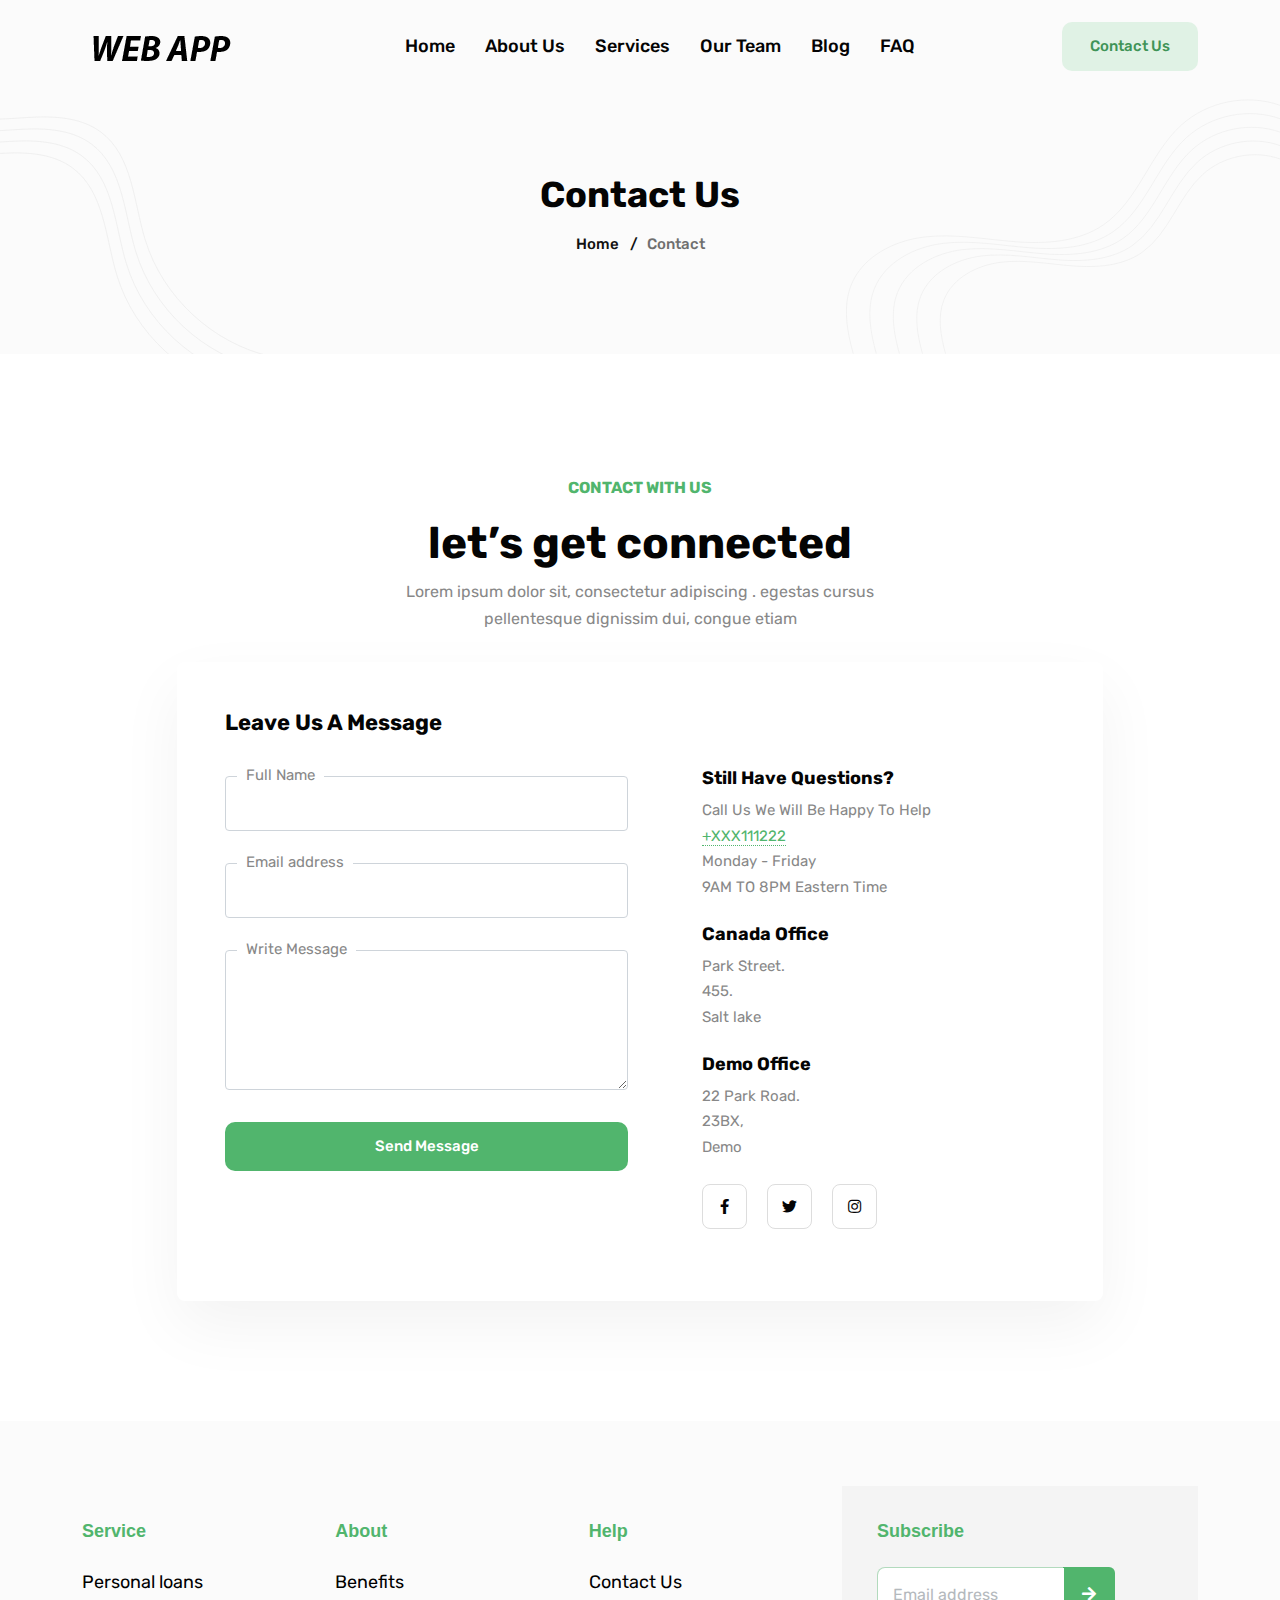
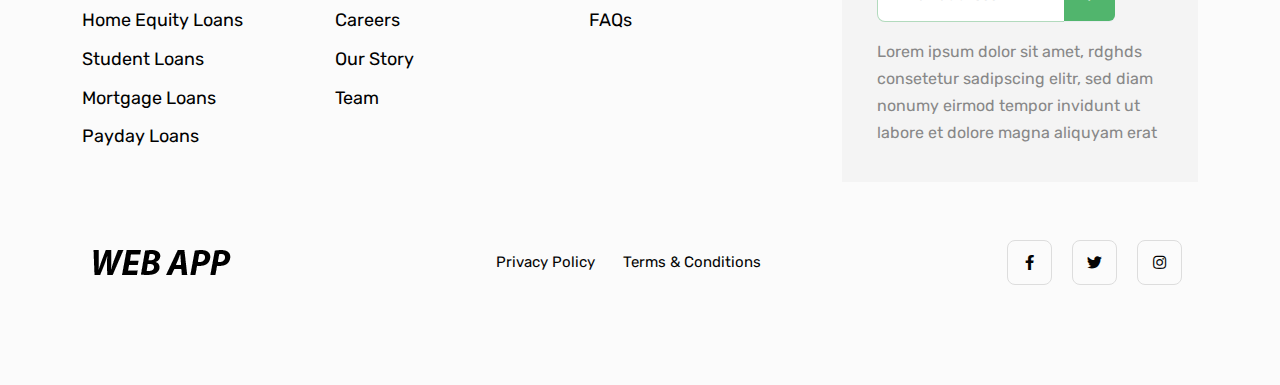
<file: pert3/template/contact.html>
<!DOCTYPE html>

<html lang="en-us">

<head>
	<meta charset="utf-8">
	<title>Livewire and filament</title>
	<meta name="viewport" content="width=device-width, initial-scale=1, maximum-scale=5">
	<meta name="description" content="This is meta description">
	<meta name="author" content="Themefisher">
	<link rel="shortcut icon" href="images/favicon.png" type="image/x-icon">
	<link rel="icon" href="images/favicon.png" type="image/x-icon">

	<!-- # Google Fonts -->
	<link rel="preconnect" href="https://fonts.googleapis.com">
	<link rel="preconnect" href="https://fonts.gstatic.com" crossorigin>
	<link href="https://fonts.googleapis.com/css2?family=Rubik:wght@400;500;700&display=swap" rel="stylesheet">

	<!-- # CSS Plugins -->
	<link rel="stylesheet" href="plugins/slick/slick.css">
	<link rel="stylesheet" href="plugins/font-awesome/fontawesome.min.css">
	<link rel="stylesheet" href="plugins/font-awesome/brands.css">
	<link rel="stylesheet" href="plugins/font-awesome/solid.css">

	<!-- # Main Style Sheet -->
	<link rel="stylesheet" href="css/style.css">
</head>

<body>

<!-- navigation -->
<header class="navigation bg-tertiary">
	<nav class="navbar navbar-expand-xl navbar-light text-center py-3">
		<div class="container">
			<a class="navbar-brand" href="index.html">
				<img loading="prelaod" decoding="async" class="img-fluid" width="160" src="images/logo.png" alt="Wallet">
			</a>
			<button class="navbar-toggler" type="button" data-bs-toggle="collapse" data-bs-target="#navbarSupportedContent" aria-controls="navbarSupportedContent" aria-expanded="false" aria-label="Toggle navigation"> <span class="navbar-toggler-icon"></span>
			</button>
			<div class="collapse navbar-collapse" id="navbarSupportedContent">
				<ul class="navbar-nav m-auto mb-2 mb-lg-0">
					<li class="nav-item"> <a class="nav-link" href="index.html">Home</a></li>
					<li class="nav-item "> <a class="nav-link" href="about.html">About Us</a></li>
					<li class="nav-item "> <a class="nav-link" href="services.html">Services</a></li>
					<li class="nav-item "> <a class="nav-link" href="team.html">Our Team</a></li>
					<li class="nav-item "><a class="nav-link " href="blog.html">Blog</a></li>
					<li class="nav-item "><a class="nav-link " href="faq.html">FAQ</a></li>
				</ul>
				<a href="#!" class="btn btn-outline-primary">Contact Us</a>				
			</div>
		</div>
	</nav>
</header>
<!-- /navigation -->

<div class="modal applyLoanModal fade" id="applyLoan" tabindex="-1" aria-labelledby="applyLoanLabel" aria-hidden="true">
  <div class="modal-dialog modal-dialog-centered">
    <div class="modal-content">
      <div class="modal-header border-bottom-0">
        <h4 class="modal-title" id="exampleModalLabel">How much do you need?</h4>
        <button type="button" class="btn-close" data-bs-dismiss="modal" aria-label="Close"></button>
      </div>
      <div class="modal-body">
        <form action="#!" method="post">
          <div class="row">
            <div class="col-lg-6 mb-4 pb-2">
              <div class="form-group">
                <label for="loan_amount" class="form-label">Amount</label>
                <input type="number" class="form-control shadow-none" id="loan_amount" placeholder="ex: 25000">
              </div>
            </div>
            <div class="col-lg-6 mb-4 pb-2">
              <div class="form-group">
                <label for="loan_how_long_for" class="form-label">How long for?</label>
                <input type="number" class="form-control shadow-none" id="loan_how_long_for" placeholder="ex: 12">
              </div>
            </div>
            <div class="col-lg-12 mb-4 pb-2">
              <div class="form-group">
                <label for="loan_repayment" class="form-label">Repayment</label>
                <input type="number" class="form-control shadow-none" id="loan_repayment" disabled>
              </div>
            </div>
            <div class="col-lg-6 mb-4 pb-2">
              <div class="form-group">
                <label for="loan_full_name" class="form-label">Full Name</label>
                <input type="text" class="form-control shadow-none" id="loan_full_name">
              </div>
            </div>
            <div class="col-lg-6 mb-4 pb-2">
              <div class="form-group">
                <label for="loan_email_address" class="form-label">Email address</label>
                <input type="email" class="form-control shadow-none" id="loan_email_address">
              </div>
            </div>
            <div class="col-lg-12">
              <button type="submit" class="btn btn-primary w-100">Get Your Loan Now</button>
            </div>
          </div>
        </form>
      </div>
    </div>
  </div>
</div>

<section class="page-header bg-tertiary">
	<div class="container">
		<div class="row">
			<div class="col-8 mx-auto text-center">
				<h2 class="mb-3 text-capitalize">Contact Us</h2>
				<ul class="list-inline breadcrumbs text-capitalize" style="font-weight:500">
					<li class="list-inline-item"><a href="index.html">Home</a>
					</li>
					<li class="list-inline-item">/ &nbsp; <a href="contact.html">Contact</a>
					</li>
				</ul>
			</div>
		</div>
	</div>
	<div class="has-shapes">
		<svg class="shape shape-left text-light" viewBox="0 0 192 752" fill="none" xmlns="http://www.w3.org/2000/svg">
			<path d="M-30.883 0C-41.3436 36.4248 -22.7145 75.8085 4.29154 102.398C31.2976 128.987 65.8677 146.199 97.6457 166.87C129.424 187.542 160.139 213.902 172.162 249.847C193.542 313.799 149.886 378.897 129.069 443.036C97.5623 540.079 122.109 653.229 191 728.495" stroke="currentColor" stroke-miterlimit="10" />
			<path d="M-55.5959 7.52271C-66.0565 43.9475 -47.4274 83.3312 -20.4214 109.92C6.58466 136.51 41.1549 153.722 72.9328 174.393C104.711 195.064 135.426 221.425 147.449 257.37C168.829 321.322 125.174 386.42 104.356 450.559C72.8494 547.601 97.3965 660.752 166.287 736.018" stroke="currentColor" stroke-miterlimit="10" />
			<path d="M-80.3302 15.0449C-90.7909 51.4697 -72.1617 90.8535 -45.1557 117.443C-18.1497 144.032 16.4205 161.244 48.1984 181.915C79.9763 202.587 110.691 228.947 122.715 264.892C144.095 328.844 100.439 393.942 79.622 458.081C48.115 555.123 72.6622 668.274 141.552 743.54" stroke="currentColor" stroke-miterlimit="10" />
			<path d="M-105.045 22.5676C-115.506 58.9924 -96.8766 98.3762 -69.8706 124.965C-42.8646 151.555 -8.29436 168.767 23.4835 189.438C55.2615 210.109 85.9766 236.469 98.0001 272.415C119.38 336.367 75.7243 401.464 54.9072 465.604C23.4002 562.646 47.9473 675.796 116.838 751.063" stroke="currentColor" stroke-miterlimit="10" />
		</svg>
		<svg class="shape shape-right text-light" viewBox="0 0 731 746" fill="none" xmlns="http://www.w3.org/2000/svg">
			<path d="M12.1794 745.14C1.80036 707.275 -5.75764 666.015 8.73984 629.537C27.748 581.745 80.4729 554.968 131.538 548.843C182.604 542.703 234.032 552.841 285.323 556.748C336.615 560.64 391.543 557.276 433.828 527.964C492.452 487.323 511.701 408.123 564.607 360.255C608.718 320.353 675.307 307.183 731.29 327.323" stroke="currentColor" stroke-miterlimit="10" />
			<path d="M51.0253 745.14C41.2045 709.326 34.0538 670.284 47.7668 635.783C65.7491 590.571 115.623 565.242 163.928 559.449C212.248 553.641 260.884 563.235 309.4 566.931C357.916 570.627 409.887 567.429 449.879 539.701C505.35 501.247 523.543 426.331 573.598 381.059C615.326 343.314 678.324 330.853 731.275 349.906" stroke="currentColor" stroke-miterlimit="10" />
			<path d="M89.8715 745.14C80.6239 711.363 73.8654 674.568 86.8091 642.028C103.766 599.396 150.788 575.515 196.347 570.054C241.906 564.578 287.767 573.629 333.523 577.099C379.278 580.584 428.277 577.567 465.976 551.423C518.279 515.172 535.431 444.525 582.62 401.832C621.964 366.229 681.356 354.493 731.291 372.46" stroke="currentColor" stroke-miterlimit="10" />
			<path d="M128.718 745.14C120.029 713.414 113.678 678.838 125.837 648.274C141.768 608.221 185.939 585.788 228.737 580.659C271.536 575.515 314.621 584.008 357.6 587.282C400.58 590.556 446.607 587.719 482.028 563.16C531.163 529.111 547.275 462.733 591.612 422.635C628.572 389.19 684.375 378.162 731.276 395.043" stroke="currentColor" stroke-miterlimit="10" />
			<path d="M167.564 745.14C159.432 715.451 153.504 683.107 164.863 654.519C179.753 617.046 221.088 596.062 261.126 591.265C301.164 586.452 341.473 594.402 381.677 597.465C421.88 600.527 464.95 597.872 498.094 574.896C544.061 543.035 559.146 480.942 600.617 443.423C635.194 412.135 687.406 401.817 731.276 417.612" stroke="currentColor" stroke-miterlimit="10" />
			<path d="M817.266 289.466C813.108 259.989 787.151 237.697 759.261 227.271C731.372 216.846 701.077 215.553 671.666 210.904C642.254 206.24 611.795 197.156 591.664 175.224C555.853 136.189 566.345 75.5336 560.763 22.8649C552.302 -56.8256 498.487 -130.133 425 -162.081" stroke="currentColor" stroke-miterlimit="10" />
			<path d="M832.584 276.159C828.427 246.683 802.469 224.391 774.58 213.965C746.69 203.539 716.395 202.246 686.984 197.598C657.573 192.934 627.114 183.85 606.982 161.918C571.172 122.883 581.663 62.2275 576.082 9.55873C567.62 -70.1318 513.806 -143.439 440.318 -175.387" stroke="currentColor" stroke-miterlimit="10" />
			<path d="M847.904 262.853C843.747 233.376 817.789 211.084 789.9 200.659C762.011 190.233 731.716 188.94 702.304 184.292C672.893 179.627 642.434 170.544 622.303 148.612C586.492 109.577 596.983 48.9211 591.402 -3.74766C582.94 -83.4382 529.126 -156.746 455.638 -188.694" stroke="currentColor" stroke-miterlimit="10" />
			<path d="M863.24 249.547C859.083 220.07 833.125 197.778 805.236 187.353C777.347 176.927 747.051 175.634 717.64 170.986C688.229 166.321 657.77 157.237 637.639 135.306C601.828 96.2707 612.319 35.6149 606.738 -17.0538C598.276 -96.7443 544.462 -170.052 470.974 -202" stroke="currentColor" stroke-miterlimit="10" />
		</svg>
	</div>
</section>

<section class="section">
	<div class="container">
		<div class="row justify-content-center align-items-center">
			<div class="col-lg-6">
				<div class="section-title text-center">
					<p class="text-primary text-uppercase fw-bold mb-3">Contact With us</p>
					<h1>let&rsquo;s get connected</h1>
					<p>Lorem ipsum dolor sit, consectetur adipiscing . egestas cursus pellentesque dignissim dui, congue etiam</p>
				</div>
			</div>
			<div class="col-lg-10">
				<div class="shadow rounded p-5 bg-white">
					<div class="row">
						<div class="col-12 mb-4">
							<h4>Leave Us A Message</h4>
						</div>
						<div class="col-lg-6">
							<div class="contact-form">
								<form action="#!">
									<div class="form-group mb-4 pb-2">
										<label for="exampleFormControlInput1" class="form-label">Full Name</label>
										<input type="text" class="form-control shadow-none" id="contact_name">
									</div>
									<div class="form-group mb-4 pb-2">
										<label for="exampleFormControlInput1" class="form-label">Email address</label>
										<input type="email" class="form-control shadow-none" id="contact_email">
									</div>
									<div class="form-group mb-4 pb-2">
										<label for="exampleFormControlTextarea1" class="form-label">Write Message</label>
										<textarea class="form-control shadow-none" id="exampleFormControlTextarea1" rows="3"></textarea>
									</div>
									<button class="btn btn-primary w-100" type="submit">Send Message</button>
								</form>
							</div>
						</div>
						<div class="col-lg-6 mt-5 mt-lg-0">
							<div class="contact-info">
								<div class="block mt-0">
									<h4 class="h5">Still Have Questions?</h4>
									<div class="content">Call Us We Will Be Happy To Help
										<br> <a href="tel:+XXX111222">+XXX111222</a> 
										<br>Monday - Friday
										<br>9AM TO 8PM Eastern Time</div>
								</div>
								<div class="block mt-4">
									<h4 class="h5">Canada Office</h4>
									<div class="content">Park Street.
										<br>455.
										<br>Salt lake</div>
								</div>
								<div class="block mt-4">
									<h4 class="h5">Demo Office</h4>
									<div class="content">22 Park Road.
										<br>23BX,
										<br>Demo</div>
								</div>
								<div class="block">
									<ul class="list-unstyled list-inline my-4 social-icons">
										<li class="list-inline-item me-3"><a title="Explorer Facebook Profile" class="text-black" href="https://facebook.com/"><i class="fab fa-facebook-f"></i></a>
										</li>
										<li class="list-inline-item me-3"><a title="Explorer Twitter Profile" class="text-black" href="https://twitter.com/"><i class="fab fa-twitter"></i></a>
										</li>
										<li class="list-inline-item me-3"><a title="Explorer Instagram Profile" class="text-black" href="https://instagram.com/"><i class="fab fa-instagram"></i></a>
										</li>
									</ul>
								</div>
							</div>
						</div>
					</div>
				</div>
			</div>
		</div>
	</div>
</section>

<footer class="section-sm bg-tertiary">
	<div class="container">
		<div class="row justify-content-between">
			<div class="col-lg-2 col-md-4 col-6 mb-4">
				<div class="footer-widget">
					<h5 class="mb-4 text-primary font-secondary">Service</h5>
					<ul class="list-unstyled">
						<li class="mb-2"><a href="service-details.html">Personal loans</a>
						</li>
						<li class="mb-2"><a href="service-details.html">Home Equity Loans</a>
						</li>
						<li class="mb-2"><a href="service-details.html">Student Loans</a>
						</li>
						<li class="mb-2"><a href="service-details.html">Mortgage Loans</a>
						</li>
						<li class="mb-2"><a href="service-details.html">Payday Loans</a>
						</li>
					</ul>
				</div>
			</div>
			<div class="col-lg-2 col-md-4 col-6 mb-4">
				<div class="footer-widget">
					<h5 class="mb-4 text-primary font-secondary">About</h5>
					<ul class="list-unstyled">
						<li class="mb-2"><a href="#!">Benefits</a>
						</li>
						<li class="mb-2"><a href="#!">Careers</a>
						</li>
						<li class="mb-2"><a href="#!">Our Story</a>
						</li>
						<li class="mb-2"><a href="#!">Team</a>
						</li>
					</ul>
				</div>
			</div>
			<div class="col-lg-2 col-md-4 col-6 mb-4">
				<div class="footer-widget">
					<h5 class="mb-4 text-primary font-secondary">Help</h5>
					<ul class="list-unstyled">
						<li class="mb-2"><a href="contact.html">Contact Us</a>
						</li>
						<li class="mb-2"><a href="faq.html">FAQs</a>
						</li>
					</ul>
				</div>
			</div>
			<div class="col-lg-4 col-md-12 newsletter-form">
				<div style="background-color: #F4F4F4; padding: 35px;">
					<h5 class="mb-4 text-primary font-secondary">Subscribe</h5>
					<div class="pe-0 pe-xl-5">
						<form action="#!" method="post" name="mc-embedded-subscribe-form" target="_blank">
							<div class="input-group mb-3">
								<input type="text" class="form-control shadow-none bg-white border-end-0" placeholder="Email address"> <span class="input-group-text border-0 p-0">
                    <button class="input-group-text border-0 bg-primary" type="submit" name="subscribe"
                      aria-label="Subscribe for Newsletter"><i class="fas fa-arrow-right"></i></button>
                  </span>
							</div>
							<div style="position: absolute; left: -5000px;" aria-hidden="true">
								<input type="text" name="b_463ee871f45d2d93748e77cad_a0a2c6d074" tabindex="-1">
							</div>
						</form>
					</div>
					<p class="mb-0">Lorem ipsum dolor sit amet, rdghds consetetur sadipscing elitr, sed diam nonumy eirmod tempor invidunt ut labore et dolore magna aliquyam erat</p>
				</div>
			</div>
		</div>
		<div class="row align-items-center mt-5 text-center text-md-start">
			<div class="col-lg-4">
        <a href="index.html">
          <img loading="prelaod" decoding="async" class="img-fluid" width="160" src="images/logo.png" alt="Wallet">
        </a>
			</div>
			<div class="col-lg-4 col-md-6 mt-4 mt-lg-0">
				<ul class="list-unstyled list-inline mb-0 text-lg-center">
					<li class="list-inline-item me-4"><a class="text-black" href="privacy-policy.html">Privacy Policy</a>
					</li>
					<li class="list-inline-item me-4"><a class="text-black" href="terms.html">Terms &amp; Conditions</a>
					</li>
				</ul>
			</div>
			<div class="col-lg-4 col-md-6 text-md-end mt-4 mt-md-0">
				<ul class="list-unstyled list-inline mb-0 social-icons">
					<li class="list-inline-item me-3"><a title="Explorer Facebook Profile" class="text-black" href="https://facebook.com/"><i class="fab fa-facebook-f"></i></a>
					</li>
					<li class="list-inline-item me-3"><a title="Explorer Twitter Profile" class="text-black" href="https://twitter.com/"><i class="fab fa-twitter"></i></a>
					</li>
					<li class="list-inline-item me-3"><a title="Explorer Instagram Profile" class="text-black" href="https://instagram.com/"><i class="fab fa-instagram"></i></a>
					</li>
				</ul>
			</div>
		</div>
	</div>
</footer>


<!-- # JS Plugins -->
<script src="plugins/jquery/jquery.min.js"></script>
<script src="plugins/bootstrap/bootstrap.min.js"></script>

<!-- Main Script -->
<script src="js/script.js"></script>

</body>
</html>
</file>
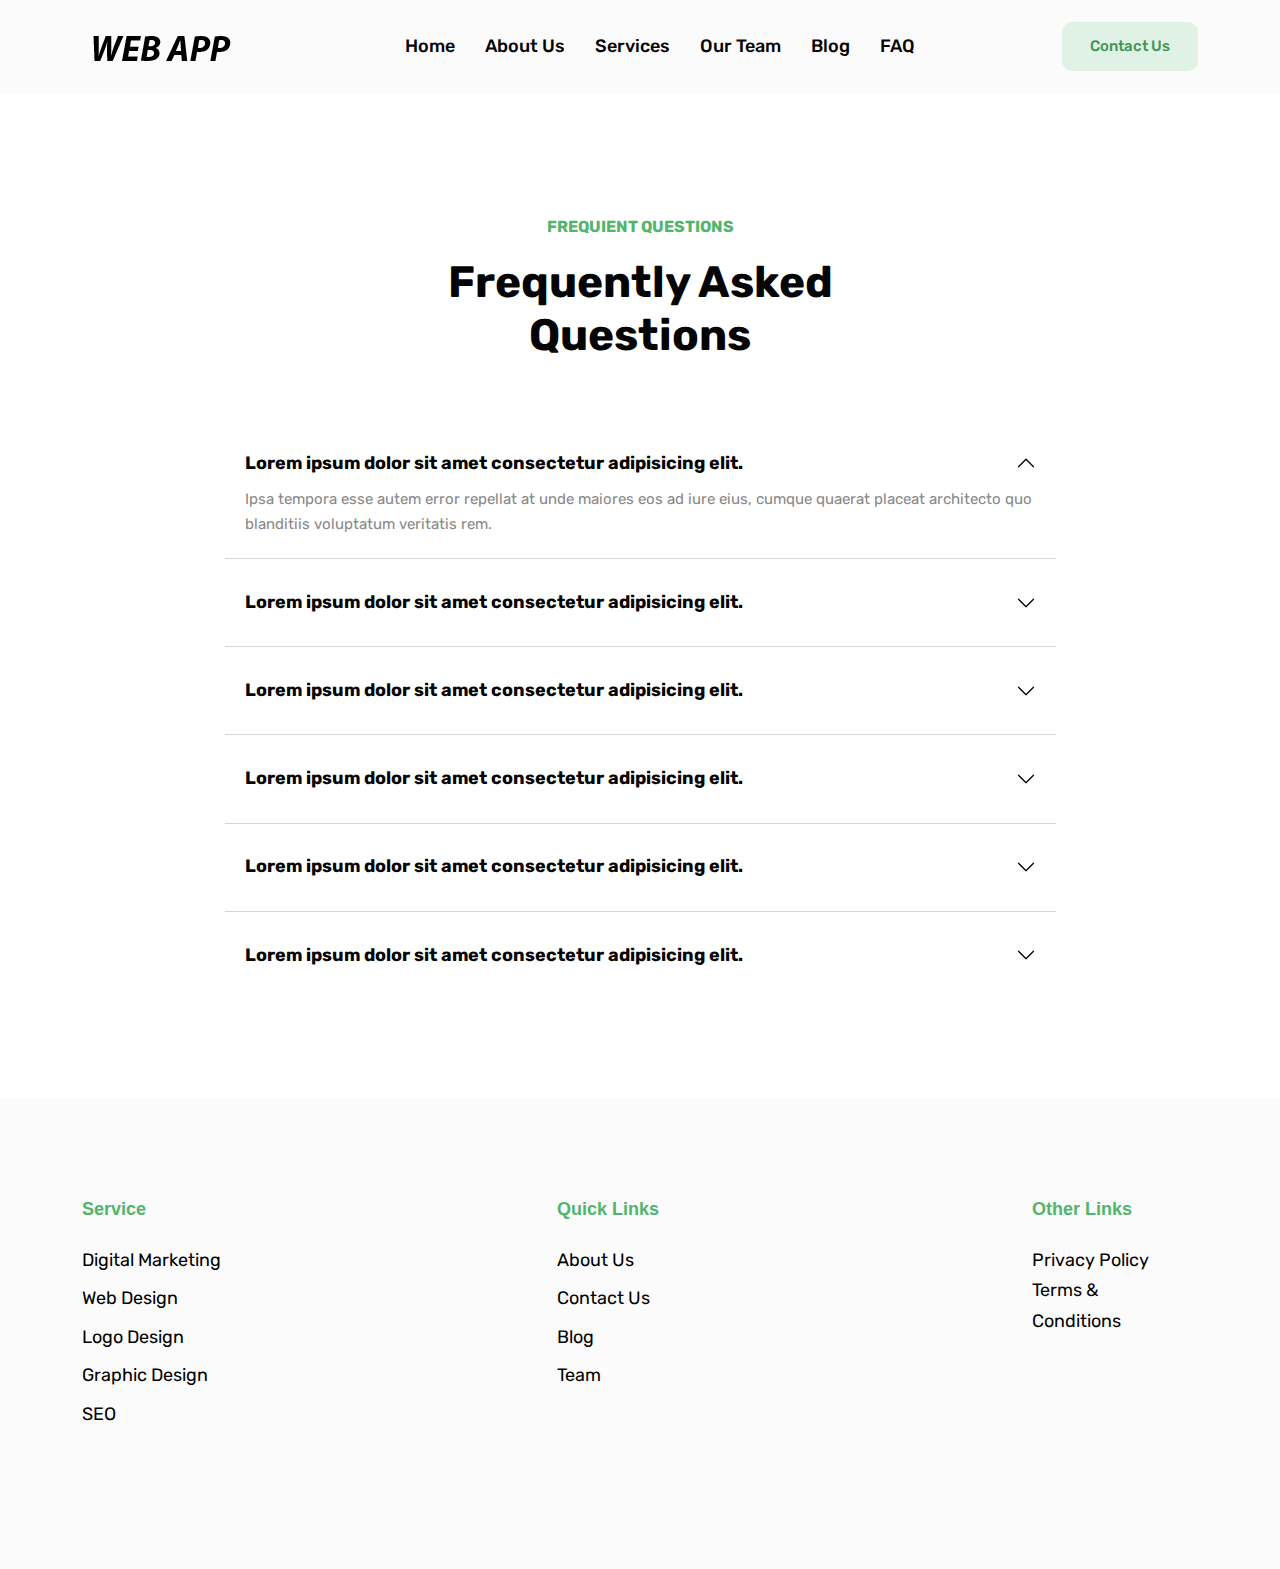
<file: pert3/template/faq.html>
<!DOCTYPE html>

<html lang="en-us">

<head>
	<meta charset="utf-8">
	<title>Livewire and filament</title>
	<meta name="viewport" content="width=device-width, initial-scale=1, maximum-scale=5">
	<meta name="description" content="This is meta description">
	<meta name="author" content="Themefisher">
	<link rel="shortcut icon" href="images/favicon.png" type="image/x-icon">
	<link rel="icon" href="images/favicon.png" type="image/x-icon">

	<!-- # Google Fonts -->
	<link rel="preconnect" href="https://fonts.googleapis.com">
	<link rel="preconnect" href="https://fonts.gstatic.com" crossorigin>
	<link href="https://fonts.googleapis.com/css2?family=Rubik:wght@400;500;700&display=swap" rel="stylesheet">

	<!-- # CSS Plugins -->
	<link rel="stylesheet" href="plugins/slick/slick.css">
	<link rel="stylesheet" href="plugins/font-awesome/fontawesome.min.css">
	<link rel="stylesheet" href="plugins/font-awesome/brands.css">
	<link rel="stylesheet" href="plugins/font-awesome/solid.css">

	<!-- # Main Style Sheet -->
	<link rel="stylesheet" href="css/style.css">
</head>

<body>

<!-- navigation -->
<header class="navigation bg-tertiary">
	<nav class="navbar navbar-expand-xl navbar-light text-center py-3">
		<div class="container">
			<a class="navbar-brand" href="index.html">
				<img loading="prelaod" decoding="async" class="img-fluid" width="160" src="images/logo.png" alt="Wallet">
			</a>
			<button class="navbar-toggler" type="button" data-bs-toggle="collapse" data-bs-target="#navbarSupportedContent" aria-controls="navbarSupportedContent" aria-expanded="false" aria-label="Toggle navigation"> <span class="navbar-toggler-icon"></span>
			</button>
			<div class="collapse navbar-collapse" id="navbarSupportedContent">
				<ul class="navbar-nav m-auto mb-2 mb-lg-0">
					<li class="nav-item"> <a class="nav-link" href="index.html">Home</a></li>
					<li class="nav-item "> <a class="nav-link" href="about.html">About Us</a></li>
					<li class="nav-item "> <a class="nav-link" href="services.html">Services</a></li>
					<li class="nav-item "> <a class="nav-link" href="team.html">Our Team</a></li>
					<li class="nav-item "><a class="nav-link " href="blog.html">Blog</a></li>
					<li class="nav-item "><a class="nav-link " href="faq.html">FAQ</a></li>
				</ul>
				<a href="#!" class="btn btn-outline-primary">Contact Us</a>				
			</div>
		</div>
	</nav>
</header>
<!-- /navigation -->

<div class="modal applyLoanModal fade" id="applyLoan" tabindex="-1" aria-labelledby="applyLoanLabel" aria-hidden="true">
  <div class="modal-dialog modal-dialog-centered">
    <div class="modal-content">
      <div class="modal-header border-bottom-0">
        <h4 class="modal-title" id="exampleModalLabel">How much do you need?</h4>
        <button type="button" class="btn-close" data-bs-dismiss="modal" aria-label="Close"></button>
      </div>
      <div class="modal-body">
        <form action="#!" method="post">
          <div class="row">
            <div class="col-lg-6 mb-4 pb-2">
              <div class="form-group">
                <label for="loan_amount" class="form-label">Amount</label>
                <input type="number" class="form-control shadow-none" id="loan_amount" placeholder="ex: 25000">
              </div>
            </div>
            <div class="col-lg-6 mb-4 pb-2">
              <div class="form-group">
                <label for="loan_how_long_for" class="form-label">How long for?</label>
                <input type="number" class="form-control shadow-none" id="loan_how_long_for" placeholder="ex: 12">
              </div>
            </div>
            <div class="col-lg-12 mb-4 pb-2">
              <div class="form-group">
                <label for="loan_repayment" class="form-label">Repayment</label>
                <input type="number" class="form-control shadow-none" id="loan_repayment" disabled>
              </div>
            </div>
            <div class="col-lg-6 mb-4 pb-2">
              <div class="form-group">
                <label for="loan_full_name" class="form-label">Full Name</label>
                <input type="text" class="form-control shadow-none" id="loan_full_name">
              </div>
            </div>
            <div class="col-lg-6 mb-4 pb-2">
              <div class="form-group">
                <label for="loan_email_address" class="form-label">Email address</label>
                <input type="email" class="form-control shadow-none" id="loan_email_address">
              </div>
            </div>
            <div class="col-lg-12">
              <button type="submit" class="btn btn-primary w-100">Get Your Loan Now</button>
            </div>
          </div>
        </form>
      </div>
    </div>
  </div>
</div>

<section class="section">
  <div class="container">
    <div class="row justify-content-center mb-5">
      <div class="col-lg-6">
        <div class="section-title text-center">
          <p class="text-primary text-uppercase fw-bold mb-3">Frequient Questions</p>
          <h1>Frequently Asked Questions</h1>
        </div>
      </div>
    </div>
    <div class="row justify-content-center">
      <div class="col-lg-9">
        <div class="accordion accordion-border-bottom" id="accordionFAQ">
          <div class="accordion-item">
            <h2 class="accordion-header accordion-button h5 border-0 active"
              id="heading-ebd23e34fd2ed58299b32c03c521feb0b02f19d9" type="button" data-bs-toggle="collapse"
              data-bs-target="#collapse-ebd23e34fd2ed58299b32c03c521feb0b02f19d9" aria-expanded="true"
              aria-controls="collapse-ebd23e34fd2ed58299b32c03c521feb0b02f19d9">
			  Lorem ipsum dolor sit amet consectetur adipisicing elit. 
            </h2>
            <div id="collapse-ebd23e34fd2ed58299b32c03c521feb0b02f19d9"
              class="accordion-collapse collapse border-0 show"
              aria-labelledby="heading-ebd23e34fd2ed58299b32c03c521feb0b02f19d9" data-bs-parent="#accordionFAQ">
              <div class="accordion-body py-0 content">Ipsa tempora esse autem error repellat at unde maiores eos ad iure eius, cumque quaerat placeat architecto quo blanditiis voluptatum veritatis rem.</div>
            </div>
          </div>
          <div class="accordion-item">
            <h2 class="accordion-header accordion-button h5 border-0 "
              id="heading-a443e01b4db47b3f4a1267e10594576d52730ec1" type="button" data-bs-toggle="collapse"
              data-bs-target="#collapse-a443e01b4db47b3f4a1267e10594576d52730ec1" aria-expanded="false"
              aria-controls="collapse-a443e01b4db47b3f4a1267e10594576d52730ec1">Lorem ipsum dolor sit amet consectetur adipisicing elit. 
            </h2>
            <div id="collapse-a443e01b4db47b3f4a1267e10594576d52730ec1" class="accordion-collapse collapse border-0 "
              aria-labelledby="heading-a443e01b4db47b3f4a1267e10594576d52730ec1" data-bs-parent="#accordionFAQ">
              <div class="accordion-body py-0 content">Ipsa tempora esse autem error repellat at unde maiores eos ad iure eius, cumque quaerat placeat architecto quo blanditiis voluptatum veritatis rem.</div>
            </div>
          </div>
          <div class="accordion-item">
            <h2 class="accordion-header accordion-button h5 border-0 "
              id="heading-4b82be4be873c8ad699fa97049523ac86b67a8bd" type="button" data-bs-toggle="collapse"
              data-bs-target="#collapse-4b82be4be873c8ad699fa97049523ac86b67a8bd" aria-expanded="false"
              aria-controls="collapse-4b82be4be873c8ad699fa97049523ac86b67a8bd">Lorem ipsum dolor sit amet consectetur adipisicing elit. 
            </h2>
            <div id="collapse-4b82be4be873c8ad699fa97049523ac86b67a8bd" class="accordion-collapse collapse border-0 "
              aria-labelledby="heading-4b82be4be873c8ad699fa97049523ac86b67a8bd" data-bs-parent="#accordionFAQ">
              <div class="accordion-body py-0 content">Ipsa tempora esse autem error repellat at unde maiores eos ad iure eius, cumque quaerat placeat architecto quo blanditiis voluptatum veritatis rem.</div>
            </div>
          </div>
          <div class="accordion-item">
            <h2 class="accordion-header accordion-button h5 border-0 "
              id="heading-3e13e9676a9cd6a6f8bfbe6e1e9fc0881ef247b3" type="button" data-bs-toggle="collapse"
              data-bs-target="#collapse-3e13e9676a9cd6a6f8bfbe6e1e9fc0881ef247b3" aria-expanded="false"
              aria-controls="collapse-3e13e9676a9cd6a6f8bfbe6e1e9fc0881ef247b3">Lorem ipsum dolor sit amet consectetur adipisicing elit. 
            </h2>
            <div id="collapse-3e13e9676a9cd6a6f8bfbe6e1e9fc0881ef247b3" class="accordion-collapse collapse border-0 "
              aria-labelledby="heading-3e13e9676a9cd6a6f8bfbe6e1e9fc0881ef247b3" data-bs-parent="#accordionFAQ">
              <div class="accordion-body py-0 content">Ipsa tempora esse autem error repellat at unde maiores eos ad iure eius, cumque quaerat placeat architecto quo blanditiis voluptatum veritatis rem.</div>
            </div>
          </div>
          <div class="accordion-item">
            <h2 class="accordion-header accordion-button h5 border-0 "
              id="heading-0c2f829793a1f0562fea97120357dd2d43319164" type="button" data-bs-toggle="collapse"
              data-bs-target="#collapse-0c2f829793a1f0562fea97120357dd2d43319164" aria-expanded="false"
              aria-controls="collapse-0c2f829793a1f0562fea97120357dd2d43319164">Lorem ipsum dolor sit amet consectetur adipisicing elit. 
            </h2>
            <div id="collapse-0c2f829793a1f0562fea97120357dd2d43319164" class="accordion-collapse collapse border-0 "
              aria-labelledby="heading-0c2f829793a1f0562fea97120357dd2d43319164" data-bs-parent="#accordionFAQ">
              <div class="accordion-body py-0 content">Ipsa tempora esse autem error repellat at unde maiores eos ad iure eius, cumque quaerat placeat architecto quo blanditiis voluptatum veritatis rem.</div>
            </div>
          </div>
          <div class="accordion-item">
            <h2 class="accordion-header accordion-button h5 border-0 "
              id="heading-8fe6730e26db16f15763887c30a614caa075f518" type="button" data-bs-toggle="collapse"
              data-bs-target="#collapse-8fe6730e26db16f15763887c30a614caa075f518" aria-expanded="false"
              aria-controls="collapse-8fe6730e26db16f15763887c30a614caa075f518">Lorem ipsum dolor sit amet consectetur adipisicing elit. 
            </h2>
            <div id="collapse-8fe6730e26db16f15763887c30a614caa075f518" class="accordion-collapse collapse border-0 "
              aria-labelledby="heading-8fe6730e26db16f15763887c30a614caa075f518" data-bs-parent="#accordionFAQ">
              <div class="accordion-body py-0 content">Ipsa tempora esse autem error repellat at unde maiores eos ad iure eius, cumque quaerat placeat architecto quo blanditiis voluptatum veritatis rem.</div>
            </div>
          </div>
        </div>
      </div>
    </div>
  </div>
</section>


<footer class="section-sm bg-tertiary">
	<div class="container">
		<div class="row justify-content-between">
			<div class="col-lg-2 col-md-4 col-6 mb-4">
				<div class="footer-widget">
					<h5 class="mb-4 text-primary font-secondary">Service</h5>
					<ul class="list-unstyled">
						<li class="mb-2"><a href="service-details.html">Digital Marketing</a>
						</li>
						<li class="mb-2"><a href="service-details.html">Web Design</a>
						</li>
						<li class="mb-2"><a href="service-details.html">Logo Design</a>
						</li>
						<li class="mb-2"><a href="service-details.html">Graphic Design</a>
						</li>
						<li class="mb-2"><a href="service-details.html">SEO</a>
						</li>
					</ul>
				</div>
			</div>
			<div class="col-lg-2 col-md-4 col-6 mb-4">
				<div class="footer-widget">
					<h5 class="mb-4 text-primary font-secondary">Quick Links</h5>
					<ul class="list-unstyled">
						<li class="mb-2"><a href="#!">About Us</a>
						</li>
						<li class="mb-2"><a href="#!">Contact Us</a>
						</li>
						<li class="mb-2"><a href="#!">Blog</a>
						</li>
						<li class="mb-2"><a href="#!">Team</a>
						</li>
					</ul>
				</div>
			</div>
			<div class="col-lg-2 col-md-4 col-6 mb-4">
				<div class="footer-widget">
					<h5 class="mb-4 text-primary font-secondary">Other Links</h5>
					<ul class="list-unstyled">
						<li class="list-inline-item me-4"><a class="text-black" href="privacy-policy.html">Privacy Policy</a>
                        </li>
						<li class="list-inline-item me-4"><a class="text-black" href="terms.html">Terms &amp; Conditions</a>
                        </li>
					</ul>
				</div>
			</div>			
		</div>
		
	</div>
</footer>


<!-- # JS Plugins -->
<script src="plugins/jquery/jquery.min.js"></script>
<script src="plugins/bootstrap/bootstrap.min.js"></script>

<!-- Main Script -->
<script src="js/script.js"></script>

</body>
</html>
</file>
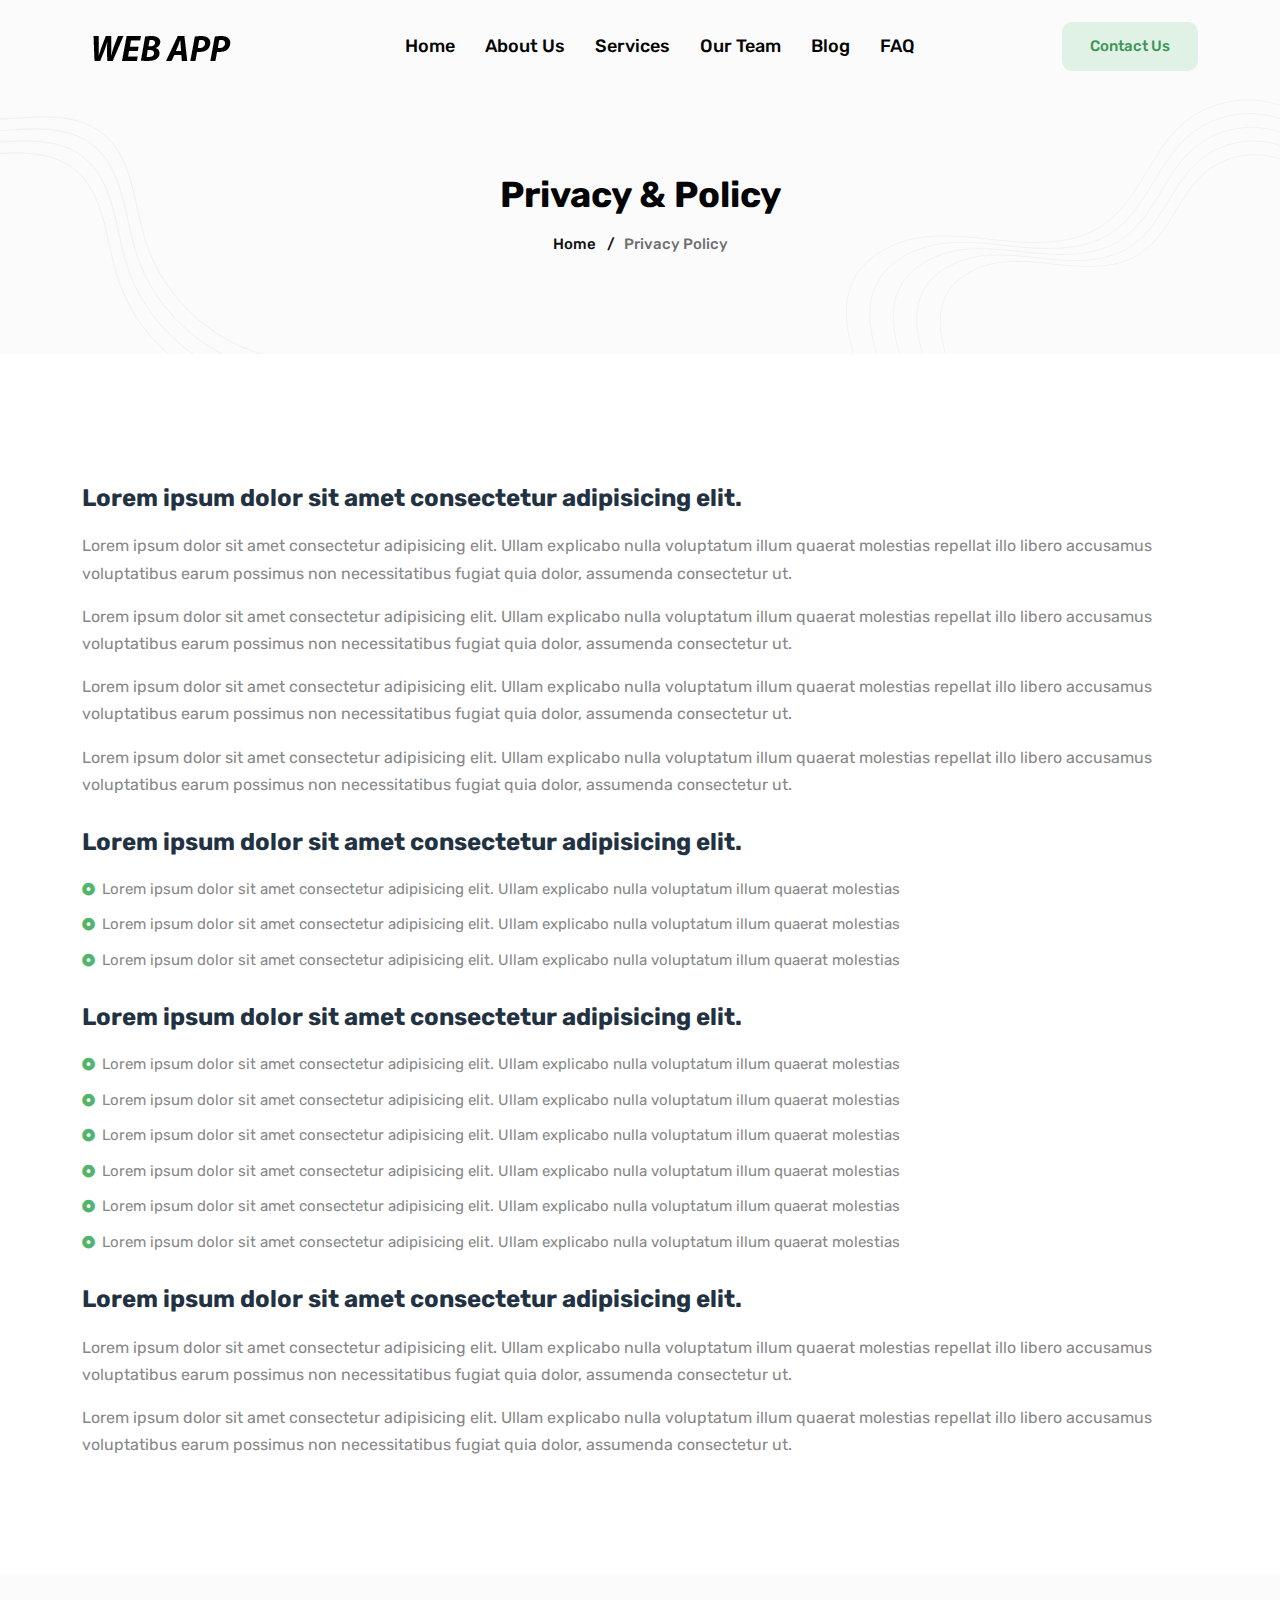
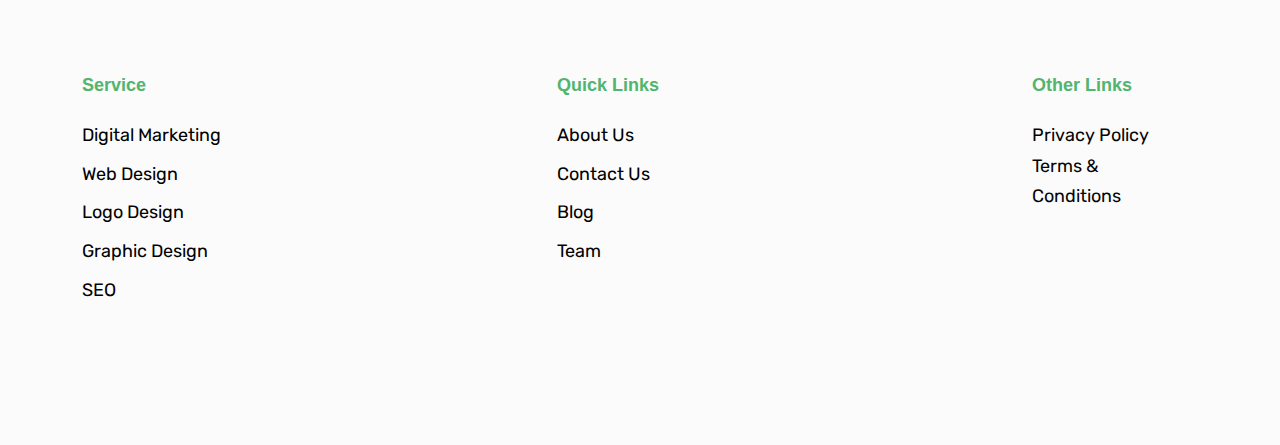
<file: pert3/template/privacy-policy.html>
<!DOCTYPE html>

<html lang="en-us">

<head>
	<meta charset="utf-8">
	<title>Livewire and filament</title>
	<meta name="viewport" content="width=device-width, initial-scale=1, maximum-scale=5">
	<meta name="description" content="This is meta description">
	<meta name="author" content="Themefisher">
	<link rel="shortcut icon" href="images/favicon.png" type="image/x-icon">
	<link rel="icon" href="images/favicon.png" type="image/x-icon">

	<!-- # Google Fonts -->
	<link rel="preconnect" href="https://fonts.googleapis.com">
	<link rel="preconnect" href="https://fonts.gstatic.com" crossorigin>
	<link href="https://fonts.googleapis.com/css2?family=Rubik:wght@400;500;700&display=swap" rel="stylesheet">

	<!-- # CSS Plugins -->
	<link rel="stylesheet" href="plugins/slick/slick.css">
	<link rel="stylesheet" href="plugins/font-awesome/fontawesome.min.css">
	<link rel="stylesheet" href="plugins/font-awesome/brands.css">
	<link rel="stylesheet" href="plugins/font-awesome/solid.css">

	<!-- # Main Style Sheet -->
	<link rel="stylesheet" href="css/style.css">
</head>

<body>

<!-- navigation -->
<header class="navigation bg-tertiary">
	<nav class="navbar navbar-expand-xl navbar-light text-center py-3">
		<div class="container">
			<a class="navbar-brand" href="index.html">
				<img loading="prelaod" decoding="async" class="img-fluid" width="160" src="images/logo.png" alt="Wallet">
			</a>
			<button class="navbar-toggler" type="button" data-bs-toggle="collapse" data-bs-target="#navbarSupportedContent" aria-controls="navbarSupportedContent" aria-expanded="false" aria-label="Toggle navigation"> <span class="navbar-toggler-icon"></span>
			</button>
			<div class="collapse navbar-collapse" id="navbarSupportedContent">
				<ul class="navbar-nav m-auto mb-2 mb-lg-0">
					<li class="nav-item"> <a class="nav-link" href="index.html">Home</a></li>
					<li class="nav-item "> <a class="nav-link" href="about.html">About Us</a></li>
					<li class="nav-item "> <a class="nav-link" href="services.html">Services</a></li>
					<li class="nav-item "> <a class="nav-link" href="team.html">Our Team</a></li>
					<li class="nav-item "><a class="nav-link " href="blog.html">Blog</a></li>
					<li class="nav-item "><a class="nav-link " href="faq.html">FAQ</a></li>
				</ul>
				<a href="#!" class="btn btn-outline-primary">Contact Us</a>				
			</div>
		</div>
	</nav>
</header>
<!-- /navigation -->

<section class="page-header bg-tertiary">
  <div class="container">
    <div class="row">
      <div class="col-8 mx-auto text-center">
        <h2 class="mb-3 text-capitalize">Privacy &amp; Policy</h2>
        <ul class="list-inline breadcrumbs text-capitalize" style="font-weight:500">
          <li class="list-inline-item"><a href="index.html">Home</a>
          </li>
          <li class="list-inline-item">/ &nbsp; <a href="privacy-policy.html">Privacy Policy</a>
          </li>
        </ul>
      </div>
    </div>
  </div>
  <div class="has-shapes">
    <svg class="shape shape-left text-light" viewBox="0 0 192 752" fill="none" xmlns="http://www.w3.org/2000/svg">
      <path
        d="M-30.883 0C-41.3436 36.4248 -22.7145 75.8085 4.29154 102.398C31.2976 128.987 65.8677 146.199 97.6457 166.87C129.424 187.542 160.139 213.902 172.162 249.847C193.542 313.799 149.886 378.897 129.069 443.036C97.5623 540.079 122.109 653.229 191 728.495"
        stroke="currentColor" stroke-miterlimit="10" />
      <path
        d="M-55.5959 7.52271C-66.0565 43.9475 -47.4274 83.3312 -20.4214 109.92C6.58466 136.51 41.1549 153.722 72.9328 174.393C104.711 195.064 135.426 221.425 147.449 257.37C168.829 321.322 125.174 386.42 104.356 450.559C72.8494 547.601 97.3965 660.752 166.287 736.018"
        stroke="currentColor" stroke-miterlimit="10" />
      <path
        d="M-80.3302 15.0449C-90.7909 51.4697 -72.1617 90.8535 -45.1557 117.443C-18.1497 144.032 16.4205 161.244 48.1984 181.915C79.9763 202.587 110.691 228.947 122.715 264.892C144.095 328.844 100.439 393.942 79.622 458.081C48.115 555.123 72.6622 668.274 141.552 743.54"
        stroke="currentColor" stroke-miterlimit="10" />
      <path
        d="M-105.045 22.5676C-115.506 58.9924 -96.8766 98.3762 -69.8706 124.965C-42.8646 151.555 -8.29436 168.767 23.4835 189.438C55.2615 210.109 85.9766 236.469 98.0001 272.415C119.38 336.367 75.7243 401.464 54.9072 465.604C23.4002 562.646 47.9473 675.796 116.838 751.063"
        stroke="currentColor" stroke-miterlimit="10" />
    </svg>
    <svg class="shape shape-right text-light" viewBox="0 0 731 746" fill="none" xmlns="http://www.w3.org/2000/svg">
      <path
        d="M12.1794 745.14C1.80036 707.275 -5.75764 666.015 8.73984 629.537C27.748 581.745 80.4729 554.968 131.538 548.843C182.604 542.703 234.032 552.841 285.323 556.748C336.615 560.64 391.543 557.276 433.828 527.964C492.452 487.323 511.701 408.123 564.607 360.255C608.718 320.353 675.307 307.183 731.29 327.323"
        stroke="currentColor" stroke-miterlimit="10" />
      <path
        d="M51.0253 745.14C41.2045 709.326 34.0538 670.284 47.7668 635.783C65.7491 590.571 115.623 565.242 163.928 559.449C212.248 553.641 260.884 563.235 309.4 566.931C357.916 570.627 409.887 567.429 449.879 539.701C505.35 501.247 523.543 426.331 573.598 381.059C615.326 343.314 678.324 330.853 731.275 349.906"
        stroke="currentColor" stroke-miterlimit="10" />
      <path
        d="M89.8715 745.14C80.6239 711.363 73.8654 674.568 86.8091 642.028C103.766 599.396 150.788 575.515 196.347 570.054C241.906 564.578 287.767 573.629 333.523 577.099C379.278 580.584 428.277 577.567 465.976 551.423C518.279 515.172 535.431 444.525 582.62 401.832C621.964 366.229 681.356 354.493 731.291 372.46"
        stroke="currentColor" stroke-miterlimit="10" />
      <path
        d="M128.718 745.14C120.029 713.414 113.678 678.838 125.837 648.274C141.768 608.221 185.939 585.788 228.737 580.659C271.536 575.515 314.621 584.008 357.6 587.282C400.58 590.556 446.607 587.719 482.028 563.16C531.163 529.111 547.275 462.733 591.612 422.635C628.572 389.19 684.375 378.162 731.276 395.043"
        stroke="currentColor" stroke-miterlimit="10" />
      <path
        d="M167.564 745.14C159.432 715.451 153.504 683.107 164.863 654.519C179.753 617.046 221.088 596.062 261.126 591.265C301.164 586.452 341.473 594.402 381.677 597.465C421.88 600.527 464.95 597.872 498.094 574.896C544.061 543.035 559.146 480.942 600.617 443.423C635.194 412.135 687.406 401.817 731.276 417.612"
        stroke="currentColor" stroke-miterlimit="10" />
      <path
        d="M817.266 289.466C813.108 259.989 787.151 237.697 759.261 227.271C731.372 216.846 701.077 215.553 671.666 210.904C642.254 206.24 611.795 197.156 591.664 175.224C555.853 136.189 566.345 75.5336 560.763 22.8649C552.302 -56.8256 498.487 -130.133 425 -162.081"
        stroke="currentColor" stroke-miterlimit="10" />
      <path
        d="M832.584 276.159C828.427 246.683 802.469 224.391 774.58 213.965C746.69 203.539 716.395 202.246 686.984 197.598C657.573 192.934 627.114 183.85 606.982 161.918C571.172 122.883 581.663 62.2275 576.082 9.55873C567.62 -70.1318 513.806 -143.439 440.318 -175.387"
        stroke="currentColor" stroke-miterlimit="10" />
      <path
        d="M847.904 262.853C843.747 233.376 817.789 211.084 789.9 200.659C762.011 190.233 731.716 188.94 702.304 184.292C672.893 179.627 642.434 170.544 622.303 148.612C586.492 109.577 596.983 48.9211 591.402 -3.74766C582.94 -83.4382 529.126 -156.746 455.638 -188.694"
        stroke="currentColor" stroke-miterlimit="10" />
      <path
        d="M863.24 249.547C859.083 220.07 833.125 197.778 805.236 187.353C777.347 176.927 747.051 175.634 717.64 170.986C688.229 166.321 657.77 157.237 637.639 135.306C601.828 96.2707 612.319 35.6149 606.738 -17.0538C598.276 -96.7443 544.462 -170.052 470.974 -202"
        stroke="currentColor" stroke-miterlimit="10" />
    </svg>
  </div>
</section>

<section class="section-sm">
  <div class="container">
    <div class="row">
      <div class="col-lg-12 mx-auto">
        <div class="content">
          <h3 id="application-processing">Lorem ipsum dolor sit amet consectetur adipisicing elit.</h3>
          <p>Lorem ipsum dolor sit amet consectetur adipisicing elit. Ullam explicabo nulla voluptatum illum quaerat molestias repellat illo libero accusamus voluptatibus earum possimus non necessitatibus fugiat quia dolor, assumenda consectetur ut.</p>

          <p>Lorem ipsum dolor sit amet consectetur adipisicing elit. Ullam explicabo nulla voluptatum illum quaerat molestias repellat illo libero accusamus voluptatibus earum possimus non necessitatibus fugiat quia dolor, assumenda consectetur ut.</p>

          <p>Lorem ipsum dolor sit amet consectetur adipisicing elit. Ullam explicabo nulla voluptatum illum quaerat molestias repellat illo libero accusamus voluptatibus earum possimus non necessitatibus fugiat quia dolor, assumenda consectetur ut.</p>

          <p>Lorem ipsum dolor sit amet consectetur adipisicing elit. Ullam explicabo nulla voluptatum illum quaerat molestias repellat illo libero accusamus voluptatibus earum possimus non necessitatibus fugiat quia dolor, assumenda consectetur ut.</p>
          <h3 id="intellectual-property-rights">Lorem ipsum dolor sit amet consectetur adipisicing elit.</h3>
          <ul>
            <li>Lorem ipsum dolor sit amet consectetur adipisicing elit. Ullam explicabo nulla voluptatum illum quaerat molestias</li>
            <li>Lorem ipsum dolor sit amet consectetur adipisicing elit. Ullam explicabo nulla voluptatum illum quaerat molestias</li>
            <li>Lorem ipsum dolor sit amet consectetur adipisicing elit. Ullam explicabo nulla voluptatum illum quaerat molestias</li>
            
          </ul>
          <h3 id="intellectual-property-rights">Lorem ipsum dolor sit amet consectetur adipisicing elit.</h3>
          <ul>
            <li>Lorem ipsum dolor sit amet consectetur adipisicing elit. Ullam explicabo nulla voluptatum illum quaerat molestias</li>
            <li>Lorem ipsum dolor sit amet consectetur adipisicing elit. Ullam explicabo nulla voluptatum illum quaerat molestias</li>
            <li>Lorem ipsum dolor sit amet consectetur adipisicing elit. Ullam explicabo nulla voluptatum illum quaerat molestias</li>
            <li>Lorem ipsum dolor sit amet consectetur adipisicing elit. Ullam explicabo nulla voluptatum illum quaerat molestias</li>
            <li>Lorem ipsum dolor sit amet consectetur adipisicing elit. Ullam explicabo nulla voluptatum illum quaerat molestias</li>
            <li>Lorem ipsum dolor sit amet consectetur adipisicing elit. Ullam explicabo nulla voluptatum illum quaerat molestias</li>
            
          </ul>

          <h3 id="application-processing">Lorem ipsum dolor sit amet consectetur adipisicing elit.</h3>
          <p>Lorem ipsum dolor sit amet consectetur adipisicing elit. Ullam explicabo nulla voluptatum illum quaerat molestias repellat illo libero accusamus voluptatibus earum possimus non necessitatibus fugiat quia dolor, assumenda consectetur ut.</p>

          <p>Lorem ipsum dolor sit amet consectetur adipisicing elit. Ullam explicabo nulla voluptatum illum quaerat molestias repellat illo libero accusamus voluptatibus earum possimus non necessitatibus fugiat quia dolor, assumenda consectetur ut.</p>

          
        </div>
      </div>
    </div>
  </div>
</section>


<footer class="section-sm bg-tertiary">
	<div class="container">
		<div class="row justify-content-between">
			<div class="col-lg-2 col-md-4 col-6 mb-4">
				<div class="footer-widget">
					<h5 class="mb-4 text-primary font-secondary">Service</h5>
					<ul class="list-unstyled">
						<li class="mb-2"><a href="service-details.html">Digital Marketing</a>
						</li>
						<li class="mb-2"><a href="service-details.html">Web Design</a>
						</li>
						<li class="mb-2"><a href="service-details.html">Logo Design</a>
						</li>
						<li class="mb-2"><a href="service-details.html">Graphic Design</a>
						</li>
						<li class="mb-2"><a href="service-details.html">SEO</a>
						</li>
					</ul>
				</div>
			</div>
			<div class="col-lg-2 col-md-4 col-6 mb-4">
				<div class="footer-widget">
					<h5 class="mb-4 text-primary font-secondary">Quick Links</h5>
					<ul class="list-unstyled">
						<li class="mb-2"><a href="#!">About Us</a>
						</li>
						<li class="mb-2"><a href="#!">Contact Us</a>
						</li>
						<li class="mb-2"><a href="#!">Blog</a>
						</li>
						<li class="mb-2"><a href="#!">Team</a>
						</li>
					</ul>
				</div>
			</div>
			<div class="col-lg-2 col-md-4 col-6 mb-4">
				<div class="footer-widget">
					<h5 class="mb-4 text-primary font-secondary">Other Links</h5>
					<ul class="list-unstyled">
						<li class="list-inline-item me-4"><a class="text-black" href="privacy-policy.html">Privacy Policy</a></li>
						<li class="list-inline-item me-4"><a class="text-black" href="terms.html">Terms &amp; Conditions</a></li>
					</ul>
				</div>
			</div>			
		</div>
		
	</div>
</footer>


<!-- # JS Plugins -->
<script src="plugins/jquery/jquery.min.js"></script>
<script src="plugins/bootstrap/bootstrap.min.js"></script>

<!-- Main Script -->
<script src="js/script.js"></script>

</body>
</html>
</file>
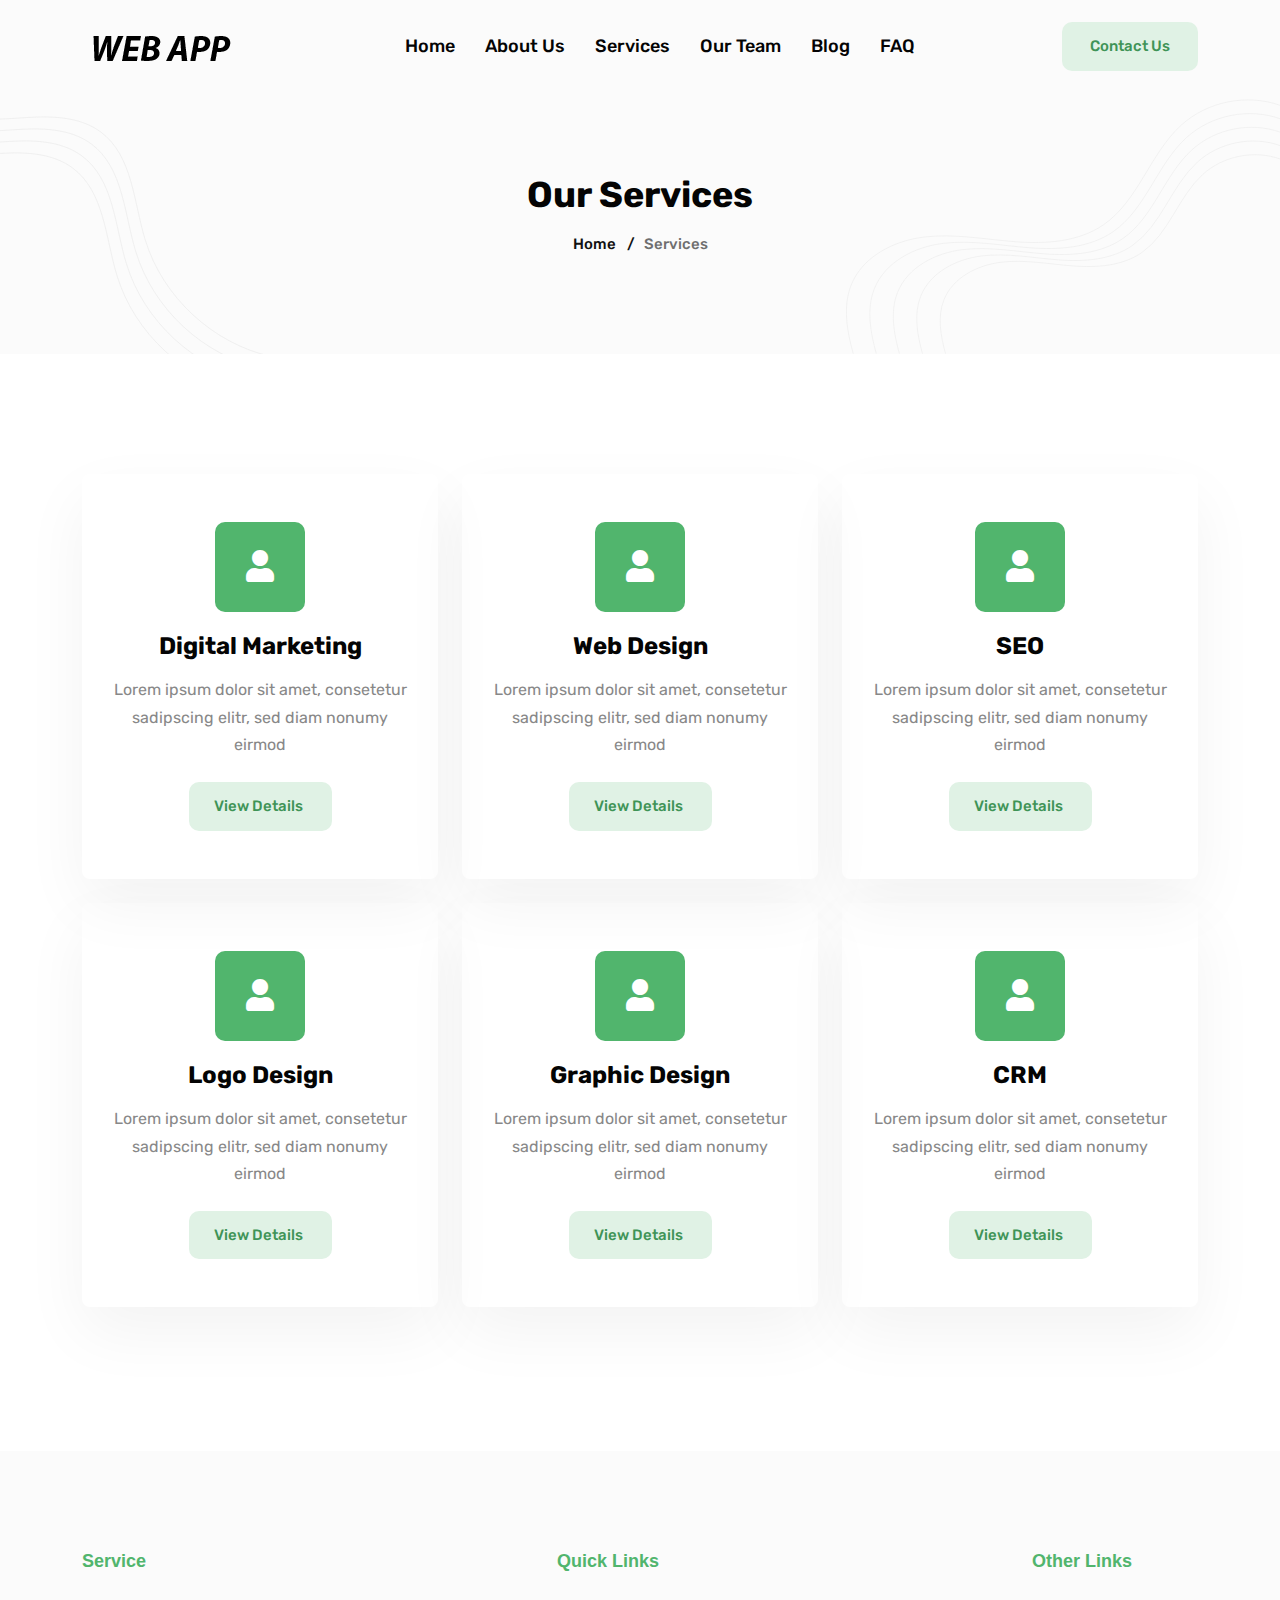
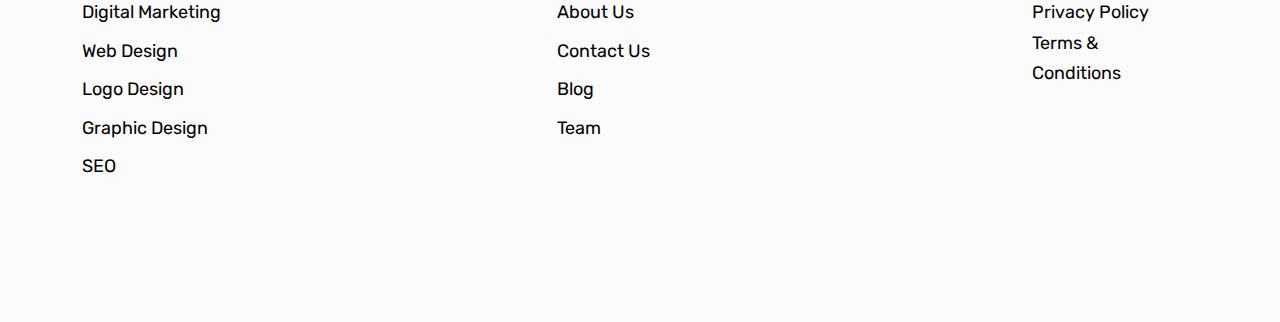
<file: pert3/template/services.html>
<!DOCTYPE html>

<html lang="en-us">

<head>
	<meta charset="utf-8">
	<title>Livewire and filament</title>
	<meta name="viewport" content="width=device-width, initial-scale=1, maximum-scale=5">
	<meta name="description" content="This is meta description">
	<meta name="author" content="Themefisher">
	<link rel="shortcut icon" href="images/favicon.png" type="image/x-icon">
	<link rel="icon" href="images/favicon.png" type="image/x-icon">

	<!-- # Google Fonts -->
	<link rel="preconnect" href="https://fonts.googleapis.com">
	<link rel="preconnect" href="https://fonts.gstatic.com" crossorigin>
	<link href="https://fonts.googleapis.com/css2?family=Rubik:wght@400;500;700&display=swap" rel="stylesheet">

	<!-- # CSS Plugins -->
	<link rel="stylesheet" href="plugins/slick/slick.css">
	<link rel="stylesheet" href="plugins/font-awesome/fontawesome.min.css">
	<link rel="stylesheet" href="plugins/font-awesome/brands.css">
	<link rel="stylesheet" href="plugins/font-awesome/solid.css">

	<!-- # Main Style Sheet -->
	<link rel="stylesheet" href="css/style.css">
</head>

<body>

<!-- navigation -->
<header class="navigation bg-tertiary">
	<nav class="navbar navbar-expand-xl navbar-light text-center py-3">
		<div class="container">
			<a class="navbar-brand" href="index.html">
				<img loading="prelaod" decoding="async" class="img-fluid" width="160" src="images/logo.png" alt="Wallet">
			</a>
			<button class="navbar-toggler" type="button" data-bs-toggle="collapse" data-bs-target="#navbarSupportedContent" aria-controls="navbarSupportedContent" aria-expanded="false" aria-label="Toggle navigation"> <span class="navbar-toggler-icon"></span>
			</button>
			<div class="collapse navbar-collapse" id="navbarSupportedContent">
				<ul class="navbar-nav m-auto mb-2 mb-lg-0">
					<li class="nav-item"> <a class="nav-link" href="index.html">Home</a></li>
					<li class="nav-item "> <a class="nav-link" href="about.html">About Us</a></li>
					<li class="nav-item "> <a class="nav-link" href="services.html">Services</a></li>
					<li class="nav-item "> <a class="nav-link" href="team.html">Our Team</a></li>
					<li class="nav-item "><a class="nav-link " href="blog.html">Blog</a></li>
					<li class="nav-item "><a class="nav-link " href="faq.html">FAQ</a></li>
				</ul>
				<a href="#!" class="btn btn-outline-primary">Contact Us</a>				
			</div>
		</div>
	</nav>
</header>
<!-- /navigation -->

<section class="page-header bg-tertiary">
	<div class="container">
		<div class="row">
			<div class="col-8 mx-auto text-center">
				<h2 class="mb-3 text-capitalize">Our Services</h2>
				<ul class="list-inline breadcrumbs text-capitalize" style="font-weight:500">
					<li class="list-inline-item"><a href="index.html">Home</a>
					</li>
					<li class="list-inline-item">/ &nbsp; <a href="services.html">Services</a>
					</li>
				</ul>
			</div>
		</div>
	</div>
	<div class="has-shapes">
		<svg class="shape shape-left text-light" viewBox="0 0 192 752" fill="none" xmlns="http://www.w3.org/2000/svg">
			<path d="M-30.883 0C-41.3436 36.4248 -22.7145 75.8085 4.29154 102.398C31.2976 128.987 65.8677 146.199 97.6457 166.87C129.424 187.542 160.139 213.902 172.162 249.847C193.542 313.799 149.886 378.897 129.069 443.036C97.5623 540.079 122.109 653.229 191 728.495" stroke="currentColor" stroke-miterlimit="10" />
			<path d="M-55.5959 7.52271C-66.0565 43.9475 -47.4274 83.3312 -20.4214 109.92C6.58466 136.51 41.1549 153.722 72.9328 174.393C104.711 195.064 135.426 221.425 147.449 257.37C168.829 321.322 125.174 386.42 104.356 450.559C72.8494 547.601 97.3965 660.752 166.287 736.018" stroke="currentColor" stroke-miterlimit="10" />
			<path d="M-80.3302 15.0449C-90.7909 51.4697 -72.1617 90.8535 -45.1557 117.443C-18.1497 144.032 16.4205 161.244 48.1984 181.915C79.9763 202.587 110.691 228.947 122.715 264.892C144.095 328.844 100.439 393.942 79.622 458.081C48.115 555.123 72.6622 668.274 141.552 743.54" stroke="currentColor" stroke-miterlimit="10" />
			<path d="M-105.045 22.5676C-115.506 58.9924 -96.8766 98.3762 -69.8706 124.965C-42.8646 151.555 -8.29436 168.767 23.4835 189.438C55.2615 210.109 85.9766 236.469 98.0001 272.415C119.38 336.367 75.7243 401.464 54.9072 465.604C23.4002 562.646 47.9473 675.796 116.838 751.063" stroke="currentColor" stroke-miterlimit="10" />
		</svg>
		<svg class="shape shape-right text-light" viewBox="0 0 731 746" fill="none" xmlns="http://www.w3.org/2000/svg">
			<path d="M12.1794 745.14C1.80036 707.275 -5.75764 666.015 8.73984 629.537C27.748 581.745 80.4729 554.968 131.538 548.843C182.604 542.703 234.032 552.841 285.323 556.748C336.615 560.64 391.543 557.276 433.828 527.964C492.452 487.323 511.701 408.123 564.607 360.255C608.718 320.353 675.307 307.183 731.29 327.323" stroke="currentColor" stroke-miterlimit="10" />
			<path d="M51.0253 745.14C41.2045 709.326 34.0538 670.284 47.7668 635.783C65.7491 590.571 115.623 565.242 163.928 559.449C212.248 553.641 260.884 563.235 309.4 566.931C357.916 570.627 409.887 567.429 449.879 539.701C505.35 501.247 523.543 426.331 573.598 381.059C615.326 343.314 678.324 330.853 731.275 349.906" stroke="currentColor" stroke-miterlimit="10" />
			<path d="M89.8715 745.14C80.6239 711.363 73.8654 674.568 86.8091 642.028C103.766 599.396 150.788 575.515 196.347 570.054C241.906 564.578 287.767 573.629 333.523 577.099C379.278 580.584 428.277 577.567 465.976 551.423C518.279 515.172 535.431 444.525 582.62 401.832C621.964 366.229 681.356 354.493 731.291 372.46" stroke="currentColor" stroke-miterlimit="10" />
			<path d="M128.718 745.14C120.029 713.414 113.678 678.838 125.837 648.274C141.768 608.221 185.939 585.788 228.737 580.659C271.536 575.515 314.621 584.008 357.6 587.282C400.58 590.556 446.607 587.719 482.028 563.16C531.163 529.111 547.275 462.733 591.612 422.635C628.572 389.19 684.375 378.162 731.276 395.043" stroke="currentColor" stroke-miterlimit="10" />
			<path d="M167.564 745.14C159.432 715.451 153.504 683.107 164.863 654.519C179.753 617.046 221.088 596.062 261.126 591.265C301.164 586.452 341.473 594.402 381.677 597.465C421.88 600.527 464.95 597.872 498.094 574.896C544.061 543.035 559.146 480.942 600.617 443.423C635.194 412.135 687.406 401.817 731.276 417.612" stroke="currentColor" stroke-miterlimit="10" />
			<path d="M817.266 289.466C813.108 259.989 787.151 237.697 759.261 227.271C731.372 216.846 701.077 215.553 671.666 210.904C642.254 206.24 611.795 197.156 591.664 175.224C555.853 136.189 566.345 75.5336 560.763 22.8649C552.302 -56.8256 498.487 -130.133 425 -162.081" stroke="currentColor" stroke-miterlimit="10" />
			<path d="M832.584 276.159C828.427 246.683 802.469 224.391 774.58 213.965C746.69 203.539 716.395 202.246 686.984 197.598C657.573 192.934 627.114 183.85 606.982 161.918C571.172 122.883 581.663 62.2275 576.082 9.55873C567.62 -70.1318 513.806 -143.439 440.318 -175.387" stroke="currentColor" stroke-miterlimit="10" />
			<path d="M847.904 262.853C843.747 233.376 817.789 211.084 789.9 200.659C762.011 190.233 731.716 188.94 702.304 184.292C672.893 179.627 642.434 170.544 622.303 148.612C586.492 109.577 596.983 48.9211 591.402 -3.74766C582.94 -83.4382 529.126 -156.746 455.638 -188.694" stroke="currentColor" stroke-miterlimit="10" />
			<path d="M863.24 249.547C859.083 220.07 833.125 197.778 805.236 187.353C777.347 176.927 747.051 175.634 717.64 170.986C688.229 166.321 657.77 157.237 637.639 135.306C601.828 96.2707 612.319 35.6149 606.738 -17.0538C598.276 -96.7443 544.462 -170.052 470.974 -202" stroke="currentColor" stroke-miterlimit="10" />
		</svg>
	</div>
</section>

<section class="section">
	<div class="container">
		<div class="row justify-content-center">
			<div class="icon-box-item text-center col-lg-4 col-md-6 mb-4">
				<div class="rounded shadow py-5 px-4">
					<div class="icon"> <i class="fas fa-user"></i>
					</div>
					<h3 class="mb-3">Digital Marketing</h3>
					<p class="mb-4">Lorem ipsum dolor sit amet, consetetur sadipscing elitr, sed diam nonumy eirmod</p> <a class="btn btn-sm btn-outline-primary" href="service-details.html">View Details <i class="las la-arrow-right ms-1"></i></a>
				</div>
			</div>
			<div class="icon-box-item text-center col-lg-4 col-md-6 mb-4">
				<div class="rounded shadow py-5 px-4">
					<div class="icon"> <i class="fas fa-user"></i>
					</div>
					<h3 class="mb-3">Web Design</h3>
					<p class="mb-4">Lorem ipsum dolor sit amet, consetetur sadipscing elitr, sed diam nonumy eirmod</p> <a class="btn btn-sm btn-outline-primary" href="service-details.html">View Details <i class="las la-arrow-right ms-1"></i></a>
				</div>
			</div>
			<div class="icon-box-item text-center col-lg-4 col-md-6 mb-4">
				<div class="rounded shadow py-5 px-4">
					<div class="icon"> <i class="fas fa-user"></i>
					</div>
					<h3 class="mb-3">SEO</h3>
					<p class="mb-4">Lorem ipsum dolor sit amet, consetetur sadipscing elitr, sed diam nonumy eirmod</p> <a class="btn btn-sm btn-outline-primary" href="service-details.html">View Details <i class="las la-arrow-right ms-1"></i></a>
				</div>
			</div>
			<div class="icon-box-item text-center col-lg-4 col-md-6 mb-4">
				<div class="rounded shadow py-5 px-4">
					<div class="icon"> <i class="fas fa-user"></i>
					</div>
					<h3 class="mb-3">Logo Design</h3>
					<p class="mb-4">Lorem ipsum dolor sit amet, consetetur sadipscing elitr, sed diam nonumy eirmod</p> <a class="btn btn-sm btn-outline-primary" href="service-details.html">View Details <i class="las la-arrow-right ms-1"></i></a>
				</div>
			</div>
			<div class="icon-box-item text-center col-lg-4 col-md-6 mb-4">
				<div class="rounded shadow py-5 px-4">
					<div class="icon"> <i class="fas fa-user"></i>
					</div>
					<h3 class="mb-3">Graphic Design</h3>
					<p class="mb-4">Lorem ipsum dolor sit amet, consetetur sadipscing elitr, sed diam nonumy eirmod</p> <a class="btn btn-sm btn-outline-primary" href="service-details.html">View Details <i class="las la-arrow-right ms-1"></i></a>
				</div>
			</div>
			<div class="icon-box-item text-center col-lg-4 col-md-6 mb-4">
				<div class="rounded shadow py-5 px-4">
					<div class="icon"> <i class="fas fa-user"></i>
					</div>
					<h3 class="mb-3">CRM</h3>
					<p class="mb-4">Lorem ipsum dolor sit amet, consetetur sadipscing elitr, sed diam nonumy eirmod</p> <a class="btn btn-sm btn-outline-primary" href="service-details.html">View Details <i class="las la-arrow-right ms-1"></i></a>
				</div>
			</div>
		</div>
	</div>
</section>


<footer class="section-sm bg-tertiary">
	<div class="container">
		<div class="row justify-content-between">
			<div class="col-lg-2 col-md-4 col-6 mb-4">
				<div class="footer-widget">
					<h5 class="mb-4 text-primary font-secondary">Service</h5>
					<ul class="list-unstyled">
						<li class="mb-2"><a href="service-details.html">Digital Marketing</a>
						</li>
						<li class="mb-2"><a href="service-details.html">Web Design</a>
						</li>
						<li class="mb-2"><a href="service-details.html">Logo Design</a>
						</li>
						<li class="mb-2"><a href="service-details.html">Graphic Design</a>
						</li>
						<li class="mb-2"><a href="service-details.html">SEO</a>
						</li>
					</ul>
				</div>
			</div>
			<div class="col-lg-2 col-md-4 col-6 mb-4">
				<div class="footer-widget">
					<h5 class="mb-4 text-primary font-secondary">Quick Links</h5>
					<ul class="list-unstyled">
						<li class="mb-2"><a href="#!">About Us</a>
						</li>
						<li class="mb-2"><a href="#!">Contact Us</a>
						</li>
						<li class="mb-2"><a href="#!">Blog</a>
						</li>
						<li class="mb-2"><a href="#!">Team</a>
						</li>
					</ul>
				</div>
			</div>
			<div class="col-lg-2 col-md-4 col-6 mb-4">
				<div class="footer-widget">
					<h5 class="mb-4 text-primary font-secondary">Other Links</h5>
					<ul class="list-unstyled">
						<li class="list-inline-item me-4"><a class="text-black" href="privacy-policy.html">Privacy Policy</a>
                        </li>
						<li class="list-inline-item me-4"><a class="text-black" href="terms.html">Terms &amp; Conditions</a>
                        </li>
					</ul>
				</div>
			</div>			
		</div>		
	</div>
</footer>


<!-- # JS Plugins -->
<script src="plugins/jquery/jquery.min.js"></script>
<script src="plugins/bootstrap/bootstrap.min.js"></script>

<!-- Main Script -->
<script src="js/script.js"></script>

</body>
</html>
</file>
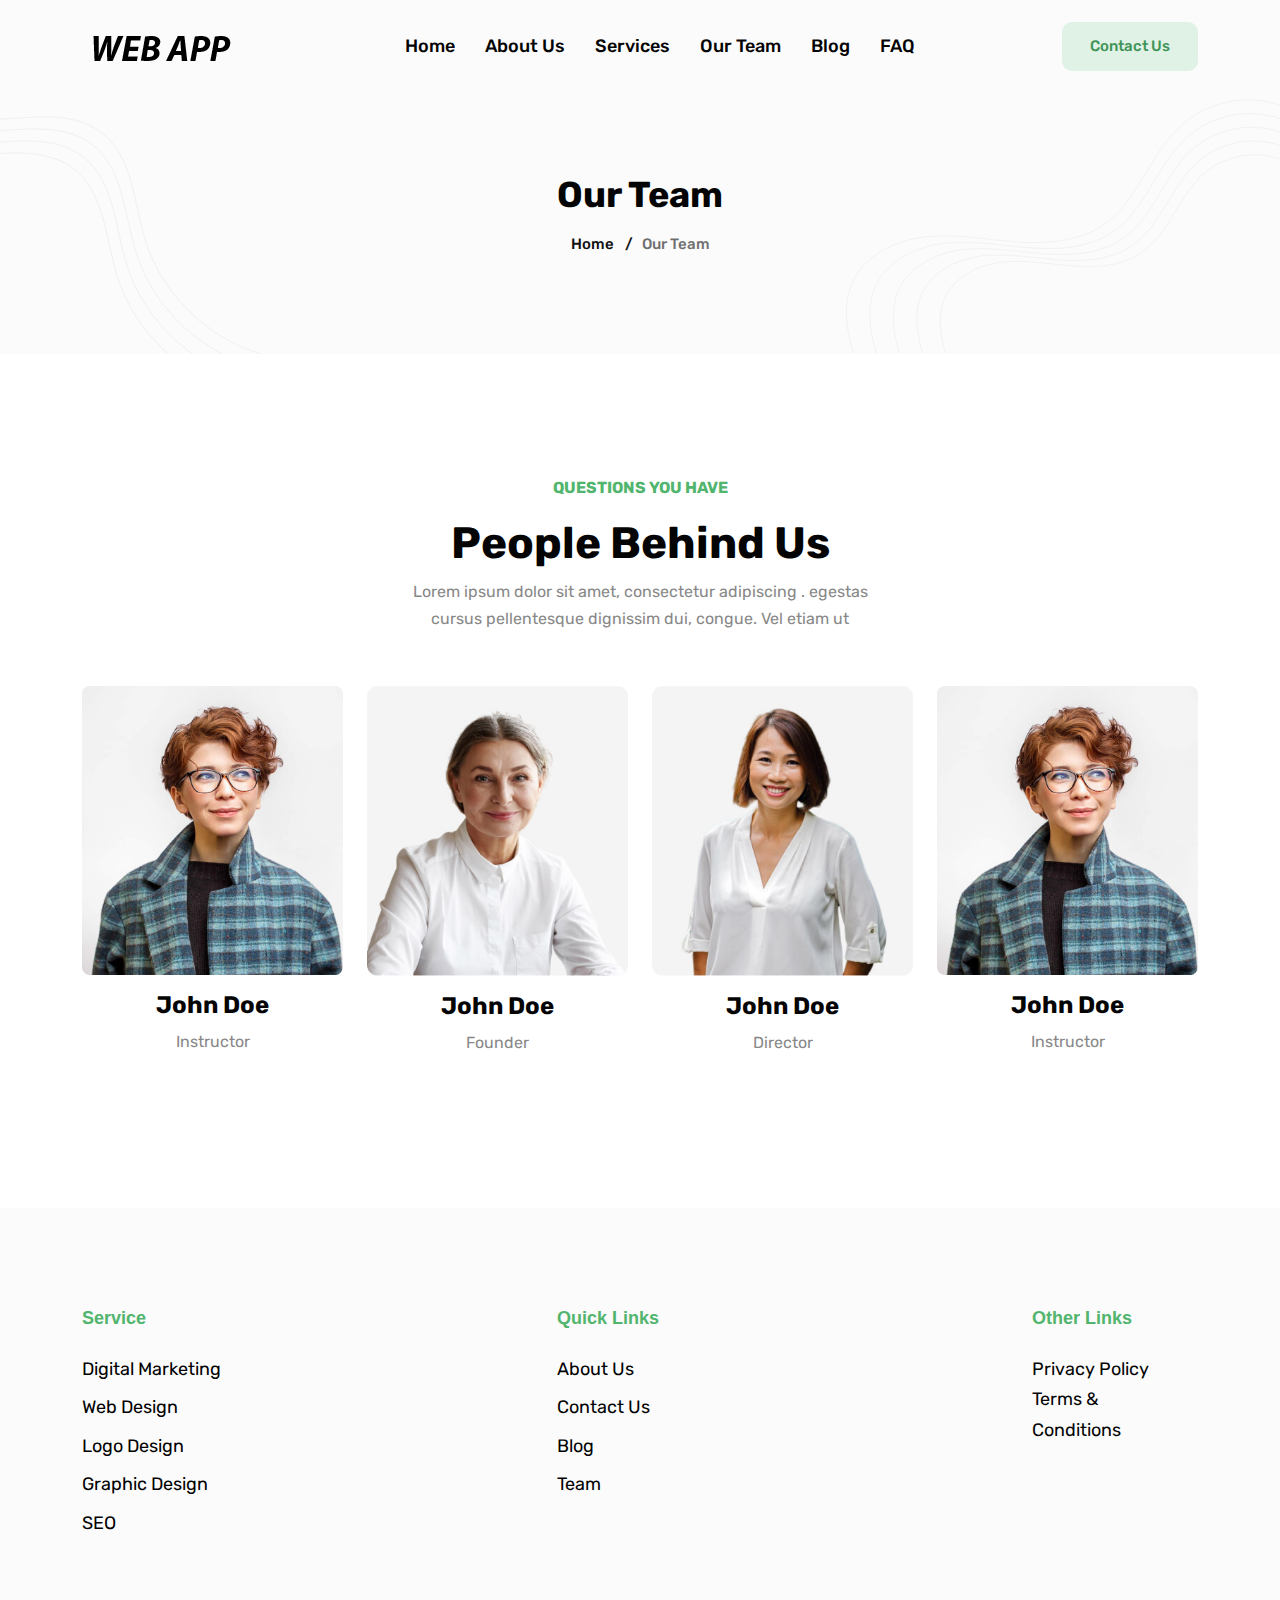
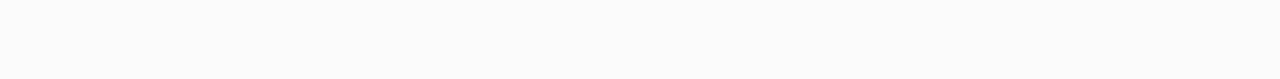
<file: pert3/template/team.html>
<!DOCTYPE html>

<html lang="en-us">

<head>
	<meta charset="utf-8">
	<title>Livewire and filament</title>
	<meta name="viewport" content="width=device-width, initial-scale=1, maximum-scale=5">
	<meta name="description" content="This is meta description">
	<meta name="author" content="Themefisher">
	<link rel="shortcut icon" href="images/favicon.png" type="image/x-icon">
	<link rel="icon" href="images/favicon.png" type="image/x-icon">

	<!-- # Google Fonts -->
	<link rel="preconnect" href="https://fonts.googleapis.com">
	<link rel="preconnect" href="https://fonts.gstatic.com" crossorigin>
	<link href="https://fonts.googleapis.com/css2?family=Rubik:wght@400;500;700&display=swap" rel="stylesheet">

	<!-- # CSS Plugins -->
	<link rel="stylesheet" href="plugins/slick/slick.css">
	<link rel="stylesheet" href="plugins/font-awesome/fontawesome.min.css">
	<link rel="stylesheet" href="plugins/font-awesome/brands.css">
	<link rel="stylesheet" href="plugins/font-awesome/solid.css">

	<!-- # Main Style Sheet -->
	<link rel="stylesheet" href="css/style.css">
</head>

<body>

<!-- navigation -->
<header class="navigation bg-tertiary">
	<nav class="navbar navbar-expand-xl navbar-light text-center py-3">
		<div class="container">
			<a class="navbar-brand" href="index.html">
				<img loading="prelaod" decoding="async" class="img-fluid" width="160" src="images/logo.png" alt="Wallet">
			</a>
			<button class="navbar-toggler" type="button" data-bs-toggle="collapse" data-bs-target="#navbarSupportedContent" aria-controls="navbarSupportedContent" aria-expanded="false" aria-label="Toggle navigation"> <span class="navbar-toggler-icon"></span>
			</button>
			<div class="collapse navbar-collapse" id="navbarSupportedContent">
				<ul class="navbar-nav m-auto mb-2 mb-lg-0">
					<li class="nav-item"> <a class="nav-link" href="index.html">Home</a></li>
					<li class="nav-item "> <a class="nav-link" href="about.html">About Us</a></li>
					<li class="nav-item "> <a class="nav-link" href="services.html">Services</a></li>
					<li class="nav-item "> <a class="nav-link" href="team.html">Our Team</a></li>
					<li class="nav-item "><a class="nav-link " href="blog.html">Blog</a></li>
					<li class="nav-item "><a class="nav-link " href="faq.html">FAQ</a></li>
				</ul>
				<a href="#!" class="btn btn-outline-primary">Contact Us</a>				
			</div>
		</div>
	</nav>
</header>
<!-- /navigation -->




<section class="page-header bg-tertiary">
	<div class="container">
		<div class="row">
			<div class="col-8 mx-auto text-center">
				<h2 class="mb-3 text-capitalize">Our Team</h2>
				<ul class="list-inline breadcrumbs text-capitalize" style="font-weight:500">
					<li class="list-inline-item"><a href="index.html">Home</a>
					</li>
					<li class="list-inline-item">/ &nbsp; <a href="services.html">Our Team</a>
					</li>
				</ul>
			</div>
		</div>
	</div>
	<div class="has-shapes">
		<svg class="shape shape-left text-light" viewBox="0 0 192 752" fill="none" xmlns="http://www.w3.org/2000/svg">
			<path d="M-30.883 0C-41.3436 36.4248 -22.7145 75.8085 4.29154 102.398C31.2976 128.987 65.8677 146.199 97.6457 166.87C129.424 187.542 160.139 213.902 172.162 249.847C193.542 313.799 149.886 378.897 129.069 443.036C97.5623 540.079 122.109 653.229 191 728.495" stroke="currentColor" stroke-miterlimit="10" />
			<path d="M-55.5959 7.52271C-66.0565 43.9475 -47.4274 83.3312 -20.4214 109.92C6.58466 136.51 41.1549 153.722 72.9328 174.393C104.711 195.064 135.426 221.425 147.449 257.37C168.829 321.322 125.174 386.42 104.356 450.559C72.8494 547.601 97.3965 660.752 166.287 736.018" stroke="currentColor" stroke-miterlimit="10" />
			<path d="M-80.3302 15.0449C-90.7909 51.4697 -72.1617 90.8535 -45.1557 117.443C-18.1497 144.032 16.4205 161.244 48.1984 181.915C79.9763 202.587 110.691 228.947 122.715 264.892C144.095 328.844 100.439 393.942 79.622 458.081C48.115 555.123 72.6622 668.274 141.552 743.54" stroke="currentColor" stroke-miterlimit="10" />
			<path d="M-105.045 22.5676C-115.506 58.9924 -96.8766 98.3762 -69.8706 124.965C-42.8646 151.555 -8.29436 168.767 23.4835 189.438C55.2615 210.109 85.9766 236.469 98.0001 272.415C119.38 336.367 75.7243 401.464 54.9072 465.604C23.4002 562.646 47.9473 675.796 116.838 751.063" stroke="currentColor" stroke-miterlimit="10" />
		</svg>
		<svg class="shape shape-right text-light" viewBox="0 0 731 746" fill="none" xmlns="http://www.w3.org/2000/svg">
			<path d="M12.1794 745.14C1.80036 707.275 -5.75764 666.015 8.73984 629.537C27.748 581.745 80.4729 554.968 131.538 548.843C182.604 542.703 234.032 552.841 285.323 556.748C336.615 560.64 391.543 557.276 433.828 527.964C492.452 487.323 511.701 408.123 564.607 360.255C608.718 320.353 675.307 307.183 731.29 327.323" stroke="currentColor" stroke-miterlimit="10" />
			<path d="M51.0253 745.14C41.2045 709.326 34.0538 670.284 47.7668 635.783C65.7491 590.571 115.623 565.242 163.928 559.449C212.248 553.641 260.884 563.235 309.4 566.931C357.916 570.627 409.887 567.429 449.879 539.701C505.35 501.247 523.543 426.331 573.598 381.059C615.326 343.314 678.324 330.853 731.275 349.906" stroke="currentColor" stroke-miterlimit="10" />
			<path d="M89.8715 745.14C80.6239 711.363 73.8654 674.568 86.8091 642.028C103.766 599.396 150.788 575.515 196.347 570.054C241.906 564.578 287.767 573.629 333.523 577.099C379.278 580.584 428.277 577.567 465.976 551.423C518.279 515.172 535.431 444.525 582.62 401.832C621.964 366.229 681.356 354.493 731.291 372.46" stroke="currentColor" stroke-miterlimit="10" />
			<path d="M128.718 745.14C120.029 713.414 113.678 678.838 125.837 648.274C141.768 608.221 185.939 585.788 228.737 580.659C271.536 575.515 314.621 584.008 357.6 587.282C400.58 590.556 446.607 587.719 482.028 563.16C531.163 529.111 547.275 462.733 591.612 422.635C628.572 389.19 684.375 378.162 731.276 395.043" stroke="currentColor" stroke-miterlimit="10" />
			<path d="M167.564 745.14C159.432 715.451 153.504 683.107 164.863 654.519C179.753 617.046 221.088 596.062 261.126 591.265C301.164 586.452 341.473 594.402 381.677 597.465C421.88 600.527 464.95 597.872 498.094 574.896C544.061 543.035 559.146 480.942 600.617 443.423C635.194 412.135 687.406 401.817 731.276 417.612" stroke="currentColor" stroke-miterlimit="10" />
			<path d="M817.266 289.466C813.108 259.989 787.151 237.697 759.261 227.271C731.372 216.846 701.077 215.553 671.666 210.904C642.254 206.24 611.795 197.156 591.664 175.224C555.853 136.189 566.345 75.5336 560.763 22.8649C552.302 -56.8256 498.487 -130.133 425 -162.081" stroke="currentColor" stroke-miterlimit="10" />
			<path d="M832.584 276.159C828.427 246.683 802.469 224.391 774.58 213.965C746.69 203.539 716.395 202.246 686.984 197.598C657.573 192.934 627.114 183.85 606.982 161.918C571.172 122.883 581.663 62.2275 576.082 9.55873C567.62 -70.1318 513.806 -143.439 440.318 -175.387" stroke="currentColor" stroke-miterlimit="10" />
			<path d="M847.904 262.853C843.747 233.376 817.789 211.084 789.9 200.659C762.011 190.233 731.716 188.94 702.304 184.292C672.893 179.627 642.434 170.544 622.303 148.612C586.492 109.577 596.983 48.9211 591.402 -3.74766C582.94 -83.4382 529.126 -156.746 455.638 -188.694" stroke="currentColor" stroke-miterlimit="10" />
			<path d="M863.24 249.547C859.083 220.07 833.125 197.778 805.236 187.353C777.347 176.927 747.051 175.634 717.64 170.986C688.229 166.321 657.77 157.237 637.639 135.306C601.828 96.2707 612.319 35.6149 606.738 -17.0538C598.276 -96.7443 544.462 -170.052 470.974 -202" stroke="currentColor" stroke-miterlimit="10" />
		</svg>
	</div>
</section>


<section class="section teams">
	<div class="container">
		<div class="row justify-content-center">
			<div class="col-12">
				<div class="section-title text-center">
					<p class="text-primary text-uppercase fw-bold mb-3">Questions You Have</p>
					<h1>People Behind Us</h1>
					<p class="mb-0">Lorem ipsum dolor sit amet, consectetur adipiscing . egestas
						<br>cursus pellentesque dignissim dui, congue. Vel etiam ut</p>
				</div>
			</div>
		</div>
		<div class="row position-relative">
			<div class="col-xl-3 col-lg-4 col-md-6 mt-4">
				<div class="card bg-transparent border-0 text-center">
					<div class="card-img">
						<img loading="lazy" decoding="async" src="images/about/team-1.jpg" alt="Scarlet Pena" class="rounded w-100" width="300" height="332">
						<ul class="card-social list-inline">
							<li class="list-inline-item"><a class="facebook" href="#"><i class="fab fa-facebook"></i></a>
							</li>
							<li class="list-inline-item"><a class="twitter" href="#"><i class="fab fa-twitter"></i></a>
							</li>
							<li class="list-inline-item"><a class="instagram" href="#"><i class="fab fa-instagram"></i></a>
							</li>
						</ul>
					</div>
					<div class="card-body">
						<h3>John Doe</h3>
						<p>Instructor</p>
					</div>
				</div>
			</div>
			<div class="col-xl-3 col-lg-4 col-md-6 mt-4">
				<div class="card bg-transparent border-0 text-center">
					<div class="card-img">
						<img loading="lazy" decoding="async" src="images/about/team-2.jpg" alt="Claire Simmmons" class="rounded w-100" width="300" height="333">
						<ul class="card-social list-inline">
							<li class="list-inline-item"><a class="facebook" href="#"><i class="fab fa-facebook"></i></a>
							</li>
							<li class="list-inline-item"><a class="twitter" href="#"><i class="fab fa-twitter"></i></a>
							</li>
							<li class="list-inline-item"><a class="instagram" href="#"><i class="fab fa-instagram"></i></a>
							</li>
						</ul>
					</div>
					<div class="card-body">
						<h3>John Doe</h3>
						<p>Founder</p>
					</div>
				</div>
			</div>
			<div class="col-xl-3 col-lg-4 col-md-6 mt-4">
				<div class="card bg-transparent border-0 text-center">
					<div class="card-img">
						<img loading="lazy" decoding="async" src="images/about/team-3.jpg" alt="Leslie Pena" class="rounded w-100" width="300" height="333">
						<ul class="card-social list-inline">
							<li class="list-inline-item"><a class="facebook" href="#"><i class="fab fa-facebook"></i></a>
							</li>
							<li class="list-inline-item"><a class="twitter" href="#"><i class="fab fa-twitter"></i></a>
							</li>
							<li class="list-inline-item"><a class="instagram" href="#"><i class="fab fa-instagram"></i></a>
							</li>
						</ul>
					</div>
					<div class="card-body">
						<h3>John Doe</h3>
						<p>Director</p>
					</div>
				</div>
			</div>
			<div class="col-xl-3 col-lg-4 col-md-6 mt-4">
				<div class="card bg-transparent border-0 text-center">
					<div class="card-img">
						<img loading="lazy" decoding="async" src="images/about/team-1.jpg" alt="Scarlet Pena" class="rounded w-100" width="300" height="332">
						<ul class="card-social list-inline">
							<li class="list-inline-item"><a class="facebook" href="#"><i class="fab fa-facebook"></i></a>
							</li>
							<li class="list-inline-item"><a class="twitter" href="#"><i class="fab fa-twitter"></i></a>
							</li>
							<li class="list-inline-item"><a class="instagram" href="#"><i class="fab fa-instagram"></i></a>
							</li>
						</ul>
					</div>
					<div class="card-body">
						<h3>John Doe</h3>
						<p>Instructor</p>
					</div>
				</div>
			</div>
		</div>
	</div>
</section>


<footer class="section-sm bg-tertiary">
	<div class="container">
		<div class="row justify-content-between">
			<div class="col-lg-2 col-md-4 col-6 mb-4">
				<div class="footer-widget">
					<h5 class="mb-4 text-primary font-secondary">Service</h5>
					<ul class="list-unstyled">
						<li class="mb-2"><a href="service-details.html">Digital Marketing</a>
						</li>
						<li class="mb-2"><a href="service-details.html">Web Design</a>
						</li>
						<li class="mb-2"><a href="service-details.html">Logo Design</a>
						</li>
						<li class="mb-2"><a href="service-details.html">Graphic Design</a>
						</li>
						<li class="mb-2"><a href="service-details.html">SEO</a>
						</li>
					</ul>
				</div>
			</div>
			<div class="col-lg-2 col-md-4 col-6 mb-4">
				<div class="footer-widget">
					<h5 class="mb-4 text-primary font-secondary">Quick Links</h5>
					<ul class="list-unstyled">
						<li class="mb-2"><a href="#!">About Us</a>
						</li>
						<li class="mb-2"><a href="#!">Contact Us</a>
						</li>
						<li class="mb-2"><a href="#!">Blog</a>
						</li>
						<li class="mb-2"><a href="#!">Team</a>
						</li>
					</ul>
				</div>
			</div>
			<div class="col-lg-2 col-md-4 col-6 mb-4">
				<div class="footer-widget">
					<h5 class="mb-4 text-primary font-secondary">Other Links</h5>
					<ul class="list-unstyled">
						<li class="list-inline-item me-4"><a class="text-black" href="privacy-policy.html">Privacy Policy</a>
                        </li>
						<li class="list-inline-item me-4"><a class="text-black" href="terms.html">Terms &amp; Conditions</a>
                        </li>
					</ul>
				</div>
			</div>			
		</div>		
	</div>
</footer>


<!-- # JS Plugins -->
<script src="plugins/jquery/jquery.min.js"></script>
<script src="plugins/bootstrap/bootstrap.min.js"></script>

<!-- Main Script -->
<script src="js/script.js"></script>

</body>
</html>
</file>
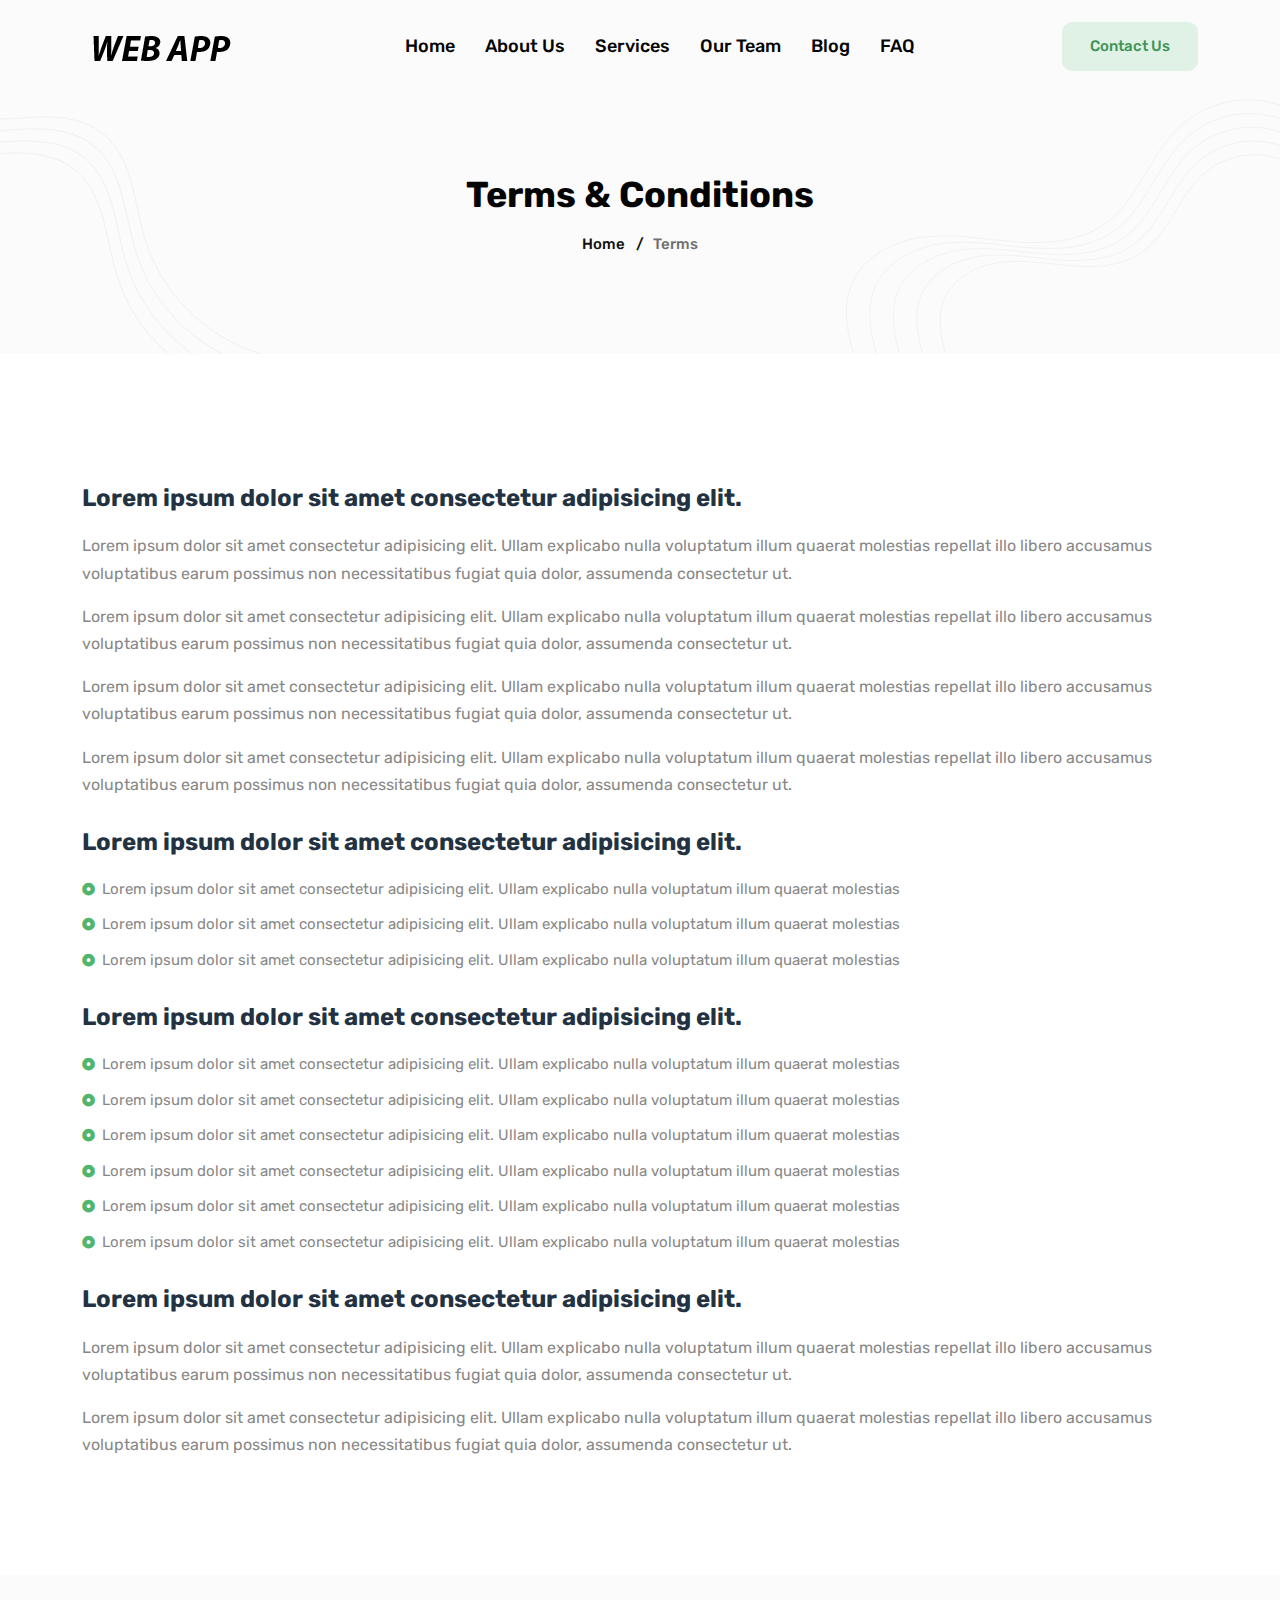
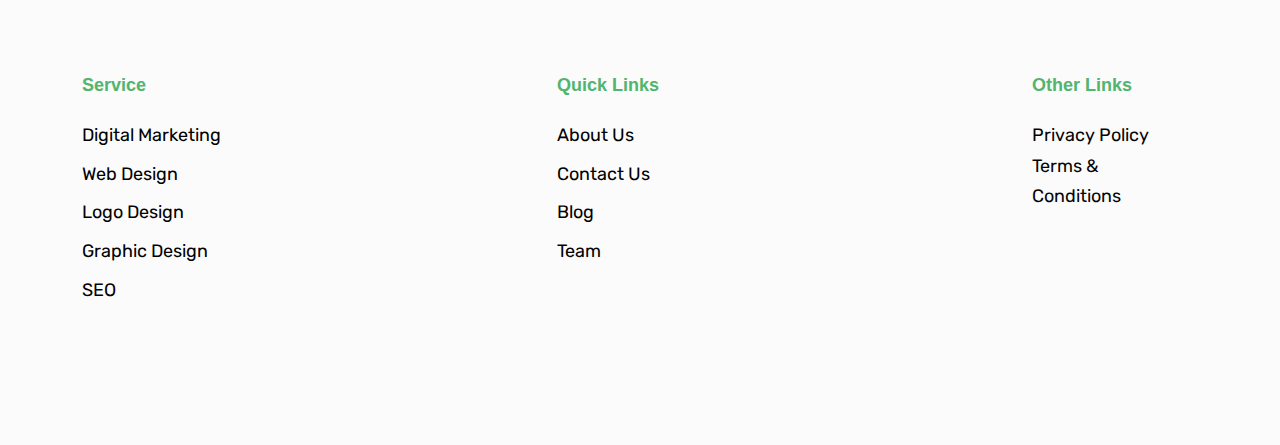
<file: pert3/template/terms.html>
<!DOCTYPE html>

<html lang="en-us">

<head>
	<meta charset="utf-8">
	<title>Livewire and filament</title>
	<meta name="viewport" content="width=device-width, initial-scale=1, maximum-scale=5">
	<meta name="description" content="This is meta description">
	<meta name="author" content="Themefisher">
	<link rel="shortcut icon" href="images/favicon.png" type="image/x-icon">
	<link rel="icon" href="images/favicon.png" type="image/x-icon">

	<!-- # Google Fonts -->
	<link rel="preconnect" href="https://fonts.googleapis.com">
	<link rel="preconnect" href="https://fonts.gstatic.com" crossorigin>
	<link href="https://fonts.googleapis.com/css2?family=Rubik:wght@400;500;700&display=swap" rel="stylesheet">

	<!-- # CSS Plugins -->
	<link rel="stylesheet" href="plugins/slick/slick.css">
	<link rel="stylesheet" href="plugins/font-awesome/fontawesome.min.css">
	<link rel="stylesheet" href="plugins/font-awesome/brands.css">
	<link rel="stylesheet" href="plugins/font-awesome/solid.css">

	<!-- # Main Style Sheet -->
	<link rel="stylesheet" href="css/style.css">
</head>

<body>

<!-- navigation -->
<header class="navigation bg-tertiary">
	<nav class="navbar navbar-expand-xl navbar-light text-center py-3">
		<div class="container">
			<a class="navbar-brand" href="index.html">
				<img loading="prelaod" decoding="async" class="img-fluid" width="160" src="images/logo.png" alt="Wallet">
			</a>
			<button class="navbar-toggler" type="button" data-bs-toggle="collapse" data-bs-target="#navbarSupportedContent" aria-controls="navbarSupportedContent" aria-expanded="false" aria-label="Toggle navigation"> <span class="navbar-toggler-icon"></span>
			</button>
			<div class="collapse navbar-collapse" id="navbarSupportedContent">
				<ul class="navbar-nav m-auto mb-2 mb-lg-0">
					<li class="nav-item"> <a class="nav-link" href="index.html">Home</a></li>
					<li class="nav-item "> <a class="nav-link" href="about.html">About Us</a></li>
					<li class="nav-item "> <a class="nav-link" href="services.html">Services</a></li>
					<li class="nav-item "> <a class="nav-link" href="team.html">Our Team</a></li>
					<li class="nav-item "><a class="nav-link " href="blog.html">Blog</a></li>
					<li class="nav-item "><a class="nav-link " href="faq.html">FAQ</a></li>
				</ul>
				<a href="#!" class="btn btn-outline-primary">Contact Us</a>				
			</div>
		</div>
	</nav>
</header>
<!-- /navigation -->

<div class="modal applyLoanModal fade" id="applyLoan" tabindex="-1" aria-labelledby="applyLoanLabel" aria-hidden="true">
  <div class="modal-dialog modal-dialog-centered">
    <div class="modal-content">
      <div class="modal-header border-bottom-0">
        <h4 class="modal-title" id="exampleModalLabel">How much do you need?</h4>
        <button type="button" class="btn-close" data-bs-dismiss="modal" aria-label="Close"></button>
      </div>
      <div class="modal-body">
        <form action="#!" method="post">
          <div class="row">
            <div class="col-lg-6 mb-4 pb-2">
              <div class="form-group">
                <label for="loan_amount" class="form-label">Amount</label>
                <input type="number" class="form-control shadow-none" id="loan_amount" placeholder="ex: 25000">
              </div>
            </div>
            <div class="col-lg-6 mb-4 pb-2">
              <div class="form-group">
                <label for="loan_how_long_for" class="form-label">How long for?</label>
                <input type="number" class="form-control shadow-none" id="loan_how_long_for" placeholder="ex: 12">
              </div>
            </div>
            <div class="col-lg-12 mb-4 pb-2">
              <div class="form-group">
                <label for="loan_repayment" class="form-label">Repayment</label>
                <input type="number" class="form-control shadow-none" id="loan_repayment" disabled>
              </div>
            </div>
            <div class="col-lg-6 mb-4 pb-2">
              <div class="form-group">
                <label for="loan_full_name" class="form-label">Full Name</label>
                <input type="text" class="form-control shadow-none" id="loan_full_name">
              </div>
            </div>
            <div class="col-lg-6 mb-4 pb-2">
              <div class="form-group">
                <label for="loan_email_address" class="form-label">Email address</label>
                <input type="email" class="form-control shadow-none" id="loan_email_address">
              </div>
            </div>
            <div class="col-lg-12">
              <button type="submit" class="btn btn-primary w-100">Get Your Loan Now</button>
            </div>
          </div>
        </form>
      </div>
    </div>
  </div>
</div>

<section class="page-header bg-tertiary">
  <div class="container">
    <div class="row">
      <div class="col-8 mx-auto text-center">
        <h2 class="mb-3 text-capitalize">Terms &amp; Conditions</h2>
        <ul class="list-inline breadcrumbs text-capitalize" style="font-weight:500">
          <li class="list-inline-item"><a href="index.html">Home</a>
          </li>
          <li class="list-inline-item">/ &nbsp; <a href="terms.html">Terms</a>
          </li>
        </ul>
      </div>
    </div>
  </div>
  <div class="has-shapes">
    <svg class="shape shape-left text-light" viewBox="0 0 192 752" fill="none" xmlns="http://www.w3.org/2000/svg">
      <path
        d="M-30.883 0C-41.3436 36.4248 -22.7145 75.8085 4.29154 102.398C31.2976 128.987 65.8677 146.199 97.6457 166.87C129.424 187.542 160.139 213.902 172.162 249.847C193.542 313.799 149.886 378.897 129.069 443.036C97.5623 540.079 122.109 653.229 191 728.495"
        stroke="currentColor" stroke-miterlimit="10" />
      <path
        d="M-55.5959 7.52271C-66.0565 43.9475 -47.4274 83.3312 -20.4214 109.92C6.58466 136.51 41.1549 153.722 72.9328 174.393C104.711 195.064 135.426 221.425 147.449 257.37C168.829 321.322 125.174 386.42 104.356 450.559C72.8494 547.601 97.3965 660.752 166.287 736.018"
        stroke="currentColor" stroke-miterlimit="10" />
      <path
        d="M-80.3302 15.0449C-90.7909 51.4697 -72.1617 90.8535 -45.1557 117.443C-18.1497 144.032 16.4205 161.244 48.1984 181.915C79.9763 202.587 110.691 228.947 122.715 264.892C144.095 328.844 100.439 393.942 79.622 458.081C48.115 555.123 72.6622 668.274 141.552 743.54"
        stroke="currentColor" stroke-miterlimit="10" />
      <path
        d="M-105.045 22.5676C-115.506 58.9924 -96.8766 98.3762 -69.8706 124.965C-42.8646 151.555 -8.29436 168.767 23.4835 189.438C55.2615 210.109 85.9766 236.469 98.0001 272.415C119.38 336.367 75.7243 401.464 54.9072 465.604C23.4002 562.646 47.9473 675.796 116.838 751.063"
        stroke="currentColor" stroke-miterlimit="10" />
    </svg>
    <svg class="shape shape-right text-light" viewBox="0 0 731 746" fill="none" xmlns="http://www.w3.org/2000/svg">
      <path
        d="M12.1794 745.14C1.80036 707.275 -5.75764 666.015 8.73984 629.537C27.748 581.745 80.4729 554.968 131.538 548.843C182.604 542.703 234.032 552.841 285.323 556.748C336.615 560.64 391.543 557.276 433.828 527.964C492.452 487.323 511.701 408.123 564.607 360.255C608.718 320.353 675.307 307.183 731.29 327.323"
        stroke="currentColor" stroke-miterlimit="10" />
      <path
        d="M51.0253 745.14C41.2045 709.326 34.0538 670.284 47.7668 635.783C65.7491 590.571 115.623 565.242 163.928 559.449C212.248 553.641 260.884 563.235 309.4 566.931C357.916 570.627 409.887 567.429 449.879 539.701C505.35 501.247 523.543 426.331 573.598 381.059C615.326 343.314 678.324 330.853 731.275 349.906"
        stroke="currentColor" stroke-miterlimit="10" />
      <path
        d="M89.8715 745.14C80.6239 711.363 73.8654 674.568 86.8091 642.028C103.766 599.396 150.788 575.515 196.347 570.054C241.906 564.578 287.767 573.629 333.523 577.099C379.278 580.584 428.277 577.567 465.976 551.423C518.279 515.172 535.431 444.525 582.62 401.832C621.964 366.229 681.356 354.493 731.291 372.46"
        stroke="currentColor" stroke-miterlimit="10" />
      <path
        d="M128.718 745.14C120.029 713.414 113.678 678.838 125.837 648.274C141.768 608.221 185.939 585.788 228.737 580.659C271.536 575.515 314.621 584.008 357.6 587.282C400.58 590.556 446.607 587.719 482.028 563.16C531.163 529.111 547.275 462.733 591.612 422.635C628.572 389.19 684.375 378.162 731.276 395.043"
        stroke="currentColor" stroke-miterlimit="10" />
      <path
        d="M167.564 745.14C159.432 715.451 153.504 683.107 164.863 654.519C179.753 617.046 221.088 596.062 261.126 591.265C301.164 586.452 341.473 594.402 381.677 597.465C421.88 600.527 464.95 597.872 498.094 574.896C544.061 543.035 559.146 480.942 600.617 443.423C635.194 412.135 687.406 401.817 731.276 417.612"
        stroke="currentColor" stroke-miterlimit="10" />
      <path
        d="M817.266 289.466C813.108 259.989 787.151 237.697 759.261 227.271C731.372 216.846 701.077 215.553 671.666 210.904C642.254 206.24 611.795 197.156 591.664 175.224C555.853 136.189 566.345 75.5336 560.763 22.8649C552.302 -56.8256 498.487 -130.133 425 -162.081"
        stroke="currentColor" stroke-miterlimit="10" />
      <path
        d="M832.584 276.159C828.427 246.683 802.469 224.391 774.58 213.965C746.69 203.539 716.395 202.246 686.984 197.598C657.573 192.934 627.114 183.85 606.982 161.918C571.172 122.883 581.663 62.2275 576.082 9.55873C567.62 -70.1318 513.806 -143.439 440.318 -175.387"
        stroke="currentColor" stroke-miterlimit="10" />
      <path
        d="M847.904 262.853C843.747 233.376 817.789 211.084 789.9 200.659C762.011 190.233 731.716 188.94 702.304 184.292C672.893 179.627 642.434 170.544 622.303 148.612C586.492 109.577 596.983 48.9211 591.402 -3.74766C582.94 -83.4382 529.126 -156.746 455.638 -188.694"
        stroke="currentColor" stroke-miterlimit="10" />
      <path
        d="M863.24 249.547C859.083 220.07 833.125 197.778 805.236 187.353C777.347 176.927 747.051 175.634 717.64 170.986C688.229 166.321 657.77 157.237 637.639 135.306C601.828 96.2707 612.319 35.6149 606.738 -17.0538C598.276 -96.7443 544.462 -170.052 470.974 -202"
        stroke="currentColor" stroke-miterlimit="10" />
    </svg>
  </div>
</section>

<section class="section-sm">
  <div class="container">
    <div class="row">
      <div class="col-lg-12 mx-auto">
        <div class="content">
          <h3 id="application-processing">Lorem ipsum dolor sit amet consectetur adipisicing elit.</h3>
          <p>Lorem ipsum dolor sit amet consectetur adipisicing elit. Ullam explicabo nulla voluptatum illum quaerat molestias repellat illo libero accusamus voluptatibus earum possimus non necessitatibus fugiat quia dolor, assumenda consectetur ut.</p>

          <p>Lorem ipsum dolor sit amet consectetur adipisicing elit. Ullam explicabo nulla voluptatum illum quaerat molestias repellat illo libero accusamus voluptatibus earum possimus non necessitatibus fugiat quia dolor, assumenda consectetur ut.</p>

          <p>Lorem ipsum dolor sit amet consectetur adipisicing elit. Ullam explicabo nulla voluptatum illum quaerat molestias repellat illo libero accusamus voluptatibus earum possimus non necessitatibus fugiat quia dolor, assumenda consectetur ut.</p>

          <p>Lorem ipsum dolor sit amet consectetur adipisicing elit. Ullam explicabo nulla voluptatum illum quaerat molestias repellat illo libero accusamus voluptatibus earum possimus non necessitatibus fugiat quia dolor, assumenda consectetur ut.</p>
          <h3 id="intellectual-property-rights">Lorem ipsum dolor sit amet consectetur adipisicing elit.</h3>
          <ul>
            <li>Lorem ipsum dolor sit amet consectetur adipisicing elit. Ullam explicabo nulla voluptatum illum quaerat molestias</li>
            <li>Lorem ipsum dolor sit amet consectetur adipisicing elit. Ullam explicabo nulla voluptatum illum quaerat molestias</li>
            <li>Lorem ipsum dolor sit amet consectetur adipisicing elit. Ullam explicabo nulla voluptatum illum quaerat molestias</li>
            
          </ul>
          <h3 id="intellectual-property-rights">Lorem ipsum dolor sit amet consectetur adipisicing elit.</h3>
          <ul>
            <li>Lorem ipsum dolor sit amet consectetur adipisicing elit. Ullam explicabo nulla voluptatum illum quaerat molestias</li>
            <li>Lorem ipsum dolor sit amet consectetur adipisicing elit. Ullam explicabo nulla voluptatum illum quaerat molestias</li>
            <li>Lorem ipsum dolor sit amet consectetur adipisicing elit. Ullam explicabo nulla voluptatum illum quaerat molestias</li>
            <li>Lorem ipsum dolor sit amet consectetur adipisicing elit. Ullam explicabo nulla voluptatum illum quaerat molestias</li>
            <li>Lorem ipsum dolor sit amet consectetur adipisicing elit. Ullam explicabo nulla voluptatum illum quaerat molestias</li>
            <li>Lorem ipsum dolor sit amet consectetur adipisicing elit. Ullam explicabo nulla voluptatum illum quaerat molestias</li>
            
          </ul>

          <h3 id="application-processing">Lorem ipsum dolor sit amet consectetur adipisicing elit.</h3>
          <p>Lorem ipsum dolor sit amet consectetur adipisicing elit. Ullam explicabo nulla voluptatum illum quaerat molestias repellat illo libero accusamus voluptatibus earum possimus non necessitatibus fugiat quia dolor, assumenda consectetur ut.</p>

          <p>Lorem ipsum dolor sit amet consectetur adipisicing elit. Ullam explicabo nulla voluptatum illum quaerat molestias repellat illo libero accusamus voluptatibus earum possimus non necessitatibus fugiat quia dolor, assumenda consectetur ut.</p>

          
        </div>
      </div>
    </div>
  </div>
</section>

<footer class="section-sm bg-tertiary">
	<div class="container">
		<div class="row justify-content-between">
			<div class="col-lg-2 col-md-4 col-6 mb-4">
				<div class="footer-widget">
					<h5 class="mb-4 text-primary font-secondary">Service</h5>
					<ul class="list-unstyled">
						<li class="mb-2"><a href="service-details.html">Digital Marketing</a>
						</li>
						<li class="mb-2"><a href="service-details.html">Web Design</a>
						</li>
						<li class="mb-2"><a href="service-details.html">Logo Design</a>
						</li>
						<li class="mb-2"><a href="service-details.html">Graphic Design</a>
						</li>
						<li class="mb-2"><a href="service-details.html">SEO</a>
						</li>
					</ul>
				</div>
			</div>
			<div class="col-lg-2 col-md-4 col-6 mb-4">
				<div class="footer-widget">
					<h5 class="mb-4 text-primary font-secondary">Quick Links</h5>
					<ul class="list-unstyled">
						<li class="mb-2"><a href="#!">About Us</a>
						</li>
						<li class="mb-2"><a href="#!">Contact Us</a>
						</li>
						<li class="mb-2"><a href="#!">Blog</a>
						</li>
						<li class="mb-2"><a href="#!">Team</a>
						</li>
					</ul>
				</div>
			</div>
			<div class="col-lg-2 col-md-4 col-6 mb-4">
				<div class="footer-widget">
					<h5 class="mb-4 text-primary font-secondary">Other Links</h5>
					<ul class="list-unstyled">
						<li class="list-inline-item me-4"><a class="text-black" href="privacy-policy.html">Privacy Policy</a></li>
						<li class="list-inline-item me-4"><a class="text-black" href="terms.html">Terms &amp; Conditions</a></li>
					</ul>
				</div>
			</div>			
		</div>
		
	</div>
</footer>


<!-- # JS Plugins -->
<script src="plugins/jquery/jquery.min.js"></script>
<script src="plugins/bootstrap/bootstrap.min.js"></script>

<!-- Main Script -->
<script src="js/script.js"></script>

</body>
</html>
</file>
<file: pert3/template/css/style.css>
/**
 * WEBSITE: https://themefisher.com
 * TWITTER: https://twitter.com/themefisher
 * FACEBOOK: https://www.facebook.com/themefisher
 * GITHUB: https://github.com/themefisher/
 */

@charset "UTF-8";
/*!
 * Bootstrap v5.0.2 (https://getbootstrap.com/)
 * Copyright 2011-2021 The Bootstrap Authors
 * Copyright 2011-2021 Twitter, Inc.
 * Licensed under MIT (https://github.com/twbs/bootstrap/blob/main/LICENSE)
 */
:root {
  --bs-blue: #0d6efd;
  --bs-indigo: #6610f2;
  --bs-purple: #6f42c1;
  --bs-pink: #d63384;
  --bs-red: #dc3545;
  --bs-orange: #fd7e14;
  --bs-yellow: #ffc107;
  --bs-green: #198754;
  --bs-teal: #20c997;
  --bs-cyan: #0dcaf0;
  --bs-white: #fff;
  --bs-gray: #6c757d;
  --bs-gray-dark: #343a40;
  --bs-primary: #0d6efd;
  --bs-secondary: #6c757d;
  --bs-success: #198754;
  --bs-info: #0dcaf0;
  --bs-warning: #ffc107;
  --bs-danger: #dc3545;
  --bs-light: #EAEAEA;
  --bs-dark: #233242;
  --bs-font-sans-serif: system-ui, -apple-system, "Segoe UI", Roboto, "Helvetica Neue", Arial, "Noto Sans", "Liberation Sans", sans-serif, "Apple Color Emoji", "Segoe UI Emoji", "Segoe UI Symbol", "Noto Color Emoji";
  --bs-font-monospace: SFMono-Regular, Menlo, Monaco, Consolas, "Liberation Mono", "Courier New", monospace;
  --bs-gradient: linear-gradient(180deg, rgba(255, 255, 255, 0.15), rgba(255, 255, 255, 0));
}

*,
*::before,
*::after {
  box-sizing: border-box;
}

@media (prefers-reduced-motion: no-preference) {
  :root {
    scroll-behavior: smooth;
  }
}

body {
  margin: 0;
  font-family: var(--bs-font-sans-serif);
  font-size: 1rem;
  font-weight: 400;
  line-height: 1.5;
  color: #fff;
  background-color: #fff;
  -webkit-text-size-adjust: 100%;
  -webkit-tap-highlight-color: rgba(0, 0, 0, 0);
}

hr {
  margin: 1rem 0;
  color: inherit;
  background-color: currentColor;
  border: 0;
  opacity: 0.25;
}

hr:not([size]) {
  height: 1px;
}

h6, .h6, h5, .h5, h4, .h4, h3, .h3, h2, .h2, h1, .h1 {
  margin-top: 0;
  margin-bottom: 0.5rem;
  font-weight: 500;
  line-height: 1.2;
}

h1, .h1 {
  font-size: calc(1.375rem + 1.5vw);
}
@media (min-width: 1200px) {
  h1, .h1 {
    font-size: 2.5rem;
  }
}

h2, .h2 {
  font-size: calc(1.325rem + 0.9vw);
}
@media (min-width: 1200px) {
  h2, .h2 {
    font-size: 2rem;
  }
}

h3, .h3 {
  font-size: calc(1.3rem + 0.6vw);
}
@media (min-width: 1200px) {
  h3, .h3 {
    font-size: 1.75rem;
  }
}

h4, .h4 {
  font-size: calc(1.275rem + 0.3vw);
}
@media (min-width: 1200px) {
  h4, .h4 {
    font-size: 1.5rem;
  }
}

h5, .h5 {
  font-size: 1.25rem;
}

h6, .h6 {
  font-size: 1rem;
}

p {
  margin-top: 0;
  margin-bottom: 1rem;
}

abbr[title],
abbr[data-bs-original-title] {
  -webkit-text-decoration: underline dotted;
          text-decoration: underline dotted;
  cursor: help;
  -webkit-text-decoration-skip-ink: none;
          text-decoration-skip-ink: none;
}

address {
  margin-bottom: 1rem;
  font-style: normal;
  line-height: inherit;
}

ol,
ul {
  padding-left: 2rem;
}

ol,
ul,
dl {
  margin-top: 0;
  margin-bottom: 1rem;
}

ol ol,
ul ul,
ol ul,
ul ol {
  margin-bottom: 0;
}

dt {
  font-weight: 700;
}

dd {
  margin-bottom: 0.5rem;
  margin-left: 0;
}

blockquote {
  margin: 0 0 1rem;
}

b,
strong {
  font-weight: bolder;
}

small, .small {
  font-size: 0.875em;
}

mark, .mark {
  padding: 0.2em;
  background-color: #fcf8e3;
}

sub,
sup {
  position: relative;
  font-size: 0.75em;
  line-height: 0;
  vertical-align: baseline;
}

sub {
  bottom: -0.25em;
}

sup {
  top: -0.5em;
}

a {
  color: #0d6efd;
  text-decoration: underline;
}
a:hover {
  color: #0a58ca;
}

a:not([href]):not([class]), a:not([href]):not([class]):hover {
  color: inherit;
  text-decoration: none;
}

pre,
code,
kbd,
samp {
  font-family: var(--bs-font-monospace);
  font-size: 1em;
  direction: ltr /* rtl:ignore */;
  unicode-bidi: bidi-override;
}

pre {
  display: block;
  margin-top: 0;
  margin-bottom: 1rem;
  overflow: auto;
  font-size: 0.875em;
}
pre code {
  font-size: inherit;
  color: inherit;
  word-break: normal;
}

code {
  font-size: 0.875em;
  color: #d63384;
  word-wrap: break-word;
}
a > code {
  color: inherit;
}

kbd {
  padding: 0.2rem 0.4rem;
  font-size: 0.875em;
  color: #fff;
  background-color: #212529;
  border-radius: 0.2rem;
}
kbd kbd {
  padding: 0;
  font-size: 1em;
  font-weight: 700;
}

figure {
  margin: 0 0 1rem;
}

img,
svg {
  vertical-align: middle;
}

table {
  caption-side: bottom;
  border-collapse: collapse;
}

caption {
  padding-top: 0.5rem;
  padding-bottom: 0.5rem;
  color: #6c757d;
  text-align: left;
}

th {
  text-align: inherit;
  text-align: -webkit-match-parent;
}

thead,
tbody,
tfoot,
tr,
td,
th {
  border-color: inherit;
  border-style: solid;
  border-width: 0;
}

label {
  display: inline-block;
}

button {
  border-radius: 0;
}

button:focus:not(:focus-visible) {
  outline: 0;
}

input,
button,
select,
optgroup,
textarea {
  margin: 0;
  font-family: inherit;
  font-size: inherit;
  line-height: inherit;
}

button,
select {
  text-transform: none;
}

[role=button] {
  cursor: pointer;
}

select {
  word-wrap: normal;
}
select:disabled {
  opacity: 1;
}

[list]::-webkit-calendar-picker-indicator {
  display: none;
}

button,
[type=button],
[type=reset],
[type=submit] {
  -webkit-appearance: button;
}
button:not(:disabled),
[type=button]:not(:disabled),
[type=reset]:not(:disabled),
[type=submit]:not(:disabled) {
  cursor: pointer;
}

::-moz-focus-inner {
  padding: 0;
  border-style: none;
}

textarea {
  resize: vertical;
}

fieldset {
  min-width: 0;
  padding: 0;
  margin: 0;
  border: 0;
}

legend {
  float: left;
  width: 100%;
  padding: 0;
  margin-bottom: 0.5rem;
  font-size: calc(1.275rem + 0.3vw);
  line-height: inherit;
}
@media (min-width: 1200px) {
  legend {
    font-size: 1.5rem;
  }
}
legend + * {
  clear: left;
}

::-webkit-datetime-edit-fields-wrapper,
::-webkit-datetime-edit-text,
::-webkit-datetime-edit-minute,
::-webkit-datetime-edit-hour-field,
::-webkit-datetime-edit-day-field,
::-webkit-datetime-edit-month-field,
::-webkit-datetime-edit-year-field {
  padding: 0;
}

::-webkit-inner-spin-button {
  height: auto;
}

[type=search] {
  outline-offset: -2px;
  -webkit-appearance: textfield;
}

/* rtl:raw:
[type="tel"],
[type="url"],
[type="email"],
[type="number"] {
  direction: ltr;
}
*/
::-webkit-search-decoration {
  -webkit-appearance: none;
}

::-webkit-color-swatch-wrapper {
  padding: 0;
}

::-webkit-file-upload-button {
  font: inherit;
}

::file-selector-button {
  font: inherit;
}

::-webkit-file-upload-button {
  font: inherit;
  -webkit-appearance: button;
}

output {
  display: inline-block;
}

iframe {
  border: 0;
}

summary {
  display: list-item;
  cursor: pointer;
}

progress {
  vertical-align: baseline;
}

[hidden] {
  display: none !important;
}

.lead {
  font-size: 1.25rem;
  font-weight: 300;
}

.display-1 {
  font-size: calc(1.625rem + 4.5vw);
  font-weight: 300;
  line-height: 1.2;
}
@media (min-width: 1200px) {
  .display-1 {
    font-size: 5rem;
  }
}

.display-2 {
  font-size: calc(1.575rem + 3.9vw);
  font-weight: 300;
  line-height: 1.2;
}
@media (min-width: 1200px) {
  .display-2 {
    font-size: 4.5rem;
  }
}

.display-3 {
  font-size: calc(1.525rem + 3.3vw);
  font-weight: 300;
  line-height: 1.2;
}
@media (min-width: 1200px) {
  .display-3 {
    font-size: 4rem;
  }
}

.display-4 {
  font-size: calc(1.475rem + 2.7vw);
  font-weight: 300;
  line-height: 1.2;
}
@media (min-width: 1200px) {
  .display-4 {
    font-size: 3.5rem;
  }
}

.display-5 {
  font-size: calc(1.425rem + 2.1vw);
  font-weight: 300;
  line-height: 1.2;
}
@media (min-width: 1200px) {
  .display-5 {
    font-size: 3rem;
  }
}

.display-6 {
  font-size: calc(1.375rem + 1.5vw);
  font-weight: 300;
  line-height: 1.2;
}
@media (min-width: 1200px) {
  .display-6 {
    font-size: 2.5rem;
  }
}

.list-unstyled {
  padding-left: 0;
  list-style: none;
}

.list-inline {
  padding-left: 0;
  list-style: none;
}

.list-inline-item {
  display: inline-block;
}
.list-inline-item:not(:last-child) {
  margin-right: 0.5rem;
}

.initialism {
  font-size: 0.875em;
  text-transform: uppercase;
}

.blockquote {
  margin-bottom: 1rem;
  font-size: 1.25rem;
}
.blockquote > :last-child {
  margin-bottom: 0;
}

.blockquote-footer {
  margin-top: -1rem;
  margin-bottom: 1rem;
  font-size: 0.875em;
  color: #6c757d;
}
.blockquote-footer::before {
  content: "— ";
}

.img-fluid {
  max-width: 100%;
  height: auto;
}

.img-thumbnail {
  padding: 0.25rem;
  background-color: #fff;
  border: 1px solid #dee2e6;
  border-radius: 0.25rem;
  max-width: 100%;
  height: auto;
}

.figure {
  display: inline-block;
}

.figure-img {
  margin-bottom: 0.5rem;
  line-height: 1;
}

.figure-caption {
  font-size: 0.875em;
  color: #6c757d;
}

.container,
.container-fluid,
.container-xxl,
.container-xl,
.container-lg,
.container-md,
.container-sm {
  width: 100%;
  padding-right: var(--bs-gutter-x, 0.75rem);
  padding-left: var(--bs-gutter-x, 0.75rem);
  margin-right: auto;
  margin-left: auto;
}

@media (min-width: 576px) {
  .container-sm, .container {
    max-width: 540px;
  }
}
@media (min-width: 768px) {
  .container-md, .container-sm, .container {
    max-width: 720px;
  }
}
@media (min-width: 992px) {
  .container-lg, .container-md, .container-sm, .container {
    max-width: 960px;
  }
}
@media (min-width: 1200px) {
  .container-xl, .container-lg, .container-md, .container-sm, .container {
    max-width: 1140px;
  }
}
@media (min-width: 1400px) {
  .container-xxl, .container-xl, .container-lg, .container-md, .container-sm, .container {
    max-width: 1320px;
  }
}
.row {
  --bs-gutter-x: 1.5rem;
  --bs-gutter-y: 0;
  display: flex;
  flex-wrap: wrap;
  margin-top: calc(var(--bs-gutter-y) * -1);
  margin-right: calc(var(--bs-gutter-x) * -0.5);
  margin-left: calc(var(--bs-gutter-x) * -0.5);
}
.row > * {
  flex-shrink: 0;
  width: 100%;
  max-width: 100%;
  padding-right: calc(var(--bs-gutter-x) * 0.5);
  padding-left: calc(var(--bs-gutter-x) * 0.5);
  margin-top: var(--bs-gutter-y);
}

.col {
  flex: 1 0 0%;
}

.row-cols-auto > * {
  flex: 0 0 auto;
  width: auto;
}

.row-cols-1 > * {
  flex: 0 0 auto;
  width: 100%;
}

.row-cols-2 > * {
  flex: 0 0 auto;
  width: 50%;
}

.row-cols-3 > * {
  flex: 0 0 auto;
  width: 33.3333333333%;
}

.row-cols-4 > * {
  flex: 0 0 auto;
  width: 25%;
}

.row-cols-5 > * {
  flex: 0 0 auto;
  width: 20%;
}

.row-cols-6 > * {
  flex: 0 0 auto;
  width: 16.6666666667%;
}

@media (min-width: 576px) {
  .col-sm {
    flex: 1 0 0%;
  }
  .row-cols-sm-auto > * {
    flex: 0 0 auto;
    width: auto;
  }
  .row-cols-sm-1 > * {
    flex: 0 0 auto;
    width: 100%;
  }
  .row-cols-sm-2 > * {
    flex: 0 0 auto;
    width: 50%;
  }
  .row-cols-sm-3 > * {
    flex: 0 0 auto;
    width: 33.3333333333%;
  }
  .row-cols-sm-4 > * {
    flex: 0 0 auto;
    width: 25%;
  }
  .row-cols-sm-5 > * {
    flex: 0 0 auto;
    width: 20%;
  }
  .row-cols-sm-6 > * {
    flex: 0 0 auto;
    width: 16.6666666667%;
  }
}
@media (min-width: 768px) {
  .col-md {
    flex: 1 0 0%;
  }
  .row-cols-md-auto > * {
    flex: 0 0 auto;
    width: auto;
  }
  .row-cols-md-1 > * {
    flex: 0 0 auto;
    width: 100%;
  }
  .row-cols-md-2 > * {
    flex: 0 0 auto;
    width: 50%;
  }
  .row-cols-md-3 > * {
    flex: 0 0 auto;
    width: 33.3333333333%;
  }
  .row-cols-md-4 > * {
    flex: 0 0 auto;
    width: 25%;
  }
  .row-cols-md-5 > * {
    flex: 0 0 auto;
    width: 20%;
  }
  .row-cols-md-6 > * {
    flex: 0 0 auto;
    width: 16.6666666667%;
  }
}
@media (min-width: 992px) {
  .col-lg {
    flex: 1 0 0%;
  }
  .row-cols-lg-auto > * {
    flex: 0 0 auto;
    width: auto;
  }
  .row-cols-lg-1 > * {
    flex: 0 0 auto;
    width: 100%;
  }
  .row-cols-lg-2 > * {
    flex: 0 0 auto;
    width: 50%;
  }
  .row-cols-lg-3 > * {
    flex: 0 0 auto;
    width: 33.3333333333%;
  }
  .row-cols-lg-4 > * {
    flex: 0 0 auto;
    width: 25%;
  }
  .row-cols-lg-5 > * {
    flex: 0 0 auto;
    width: 20%;
  }
  .row-cols-lg-6 > * {
    flex: 0 0 auto;
    width: 16.6666666667%;
  }
}
@media (min-width: 1200px) {
  .col-xl {
    flex: 1 0 0%;
  }
  .row-cols-xl-auto > * {
    flex: 0 0 auto;
    width: auto;
  }
  .row-cols-xl-1 > * {
    flex: 0 0 auto;
    width: 100%;
  }
  .row-cols-xl-2 > * {
    flex: 0 0 auto;
    width: 50%;
  }
  .row-cols-xl-3 > * {
    flex: 0 0 auto;
    width: 33.3333333333%;
  }
  .row-cols-xl-4 > * {
    flex: 0 0 auto;
    width: 25%;
  }
  .row-cols-xl-5 > * {
    flex: 0 0 auto;
    width: 20%;
  }
  .row-cols-xl-6 > * {
    flex: 0 0 auto;
    width: 16.6666666667%;
  }
}
@media (min-width: 1400px) {
  .col-xxl {
    flex: 1 0 0%;
  }
  .row-cols-xxl-auto > * {
    flex: 0 0 auto;
    width: auto;
  }
  .row-cols-xxl-1 > * {
    flex: 0 0 auto;
    width: 100%;
  }
  .row-cols-xxl-2 > * {
    flex: 0 0 auto;
    width: 50%;
  }
  .row-cols-xxl-3 > * {
    flex: 0 0 auto;
    width: 33.3333333333%;
  }
  .row-cols-xxl-4 > * {
    flex: 0 0 auto;
    width: 25%;
  }
  .row-cols-xxl-5 > * {
    flex: 0 0 auto;
    width: 20%;
  }
  .row-cols-xxl-6 > * {
    flex: 0 0 auto;
    width: 16.6666666667%;
  }
}
.col-auto {
  flex: 0 0 auto;
  width: auto;
}

.col-1 {
  flex: 0 0 auto;
  width: 8.33333333%;
}

.col-2 {
  flex: 0 0 auto;
  width: 16.66666667%;
}

.col-3 {
  flex: 0 0 auto;
  width: 25%;
}

.col-4 {
  flex: 0 0 auto;
  width: 33.33333333%;
}

.col-5 {
  flex: 0 0 auto;
  width: 41.66666667%;
}

.col-6 {
  flex: 0 0 auto;
  width: 50%;
}

.col-7 {
  flex: 0 0 auto;
  width: 58.33333333%;
}

.col-8 {
  flex: 0 0 auto;
  width: 66.66666667%;
}

.col-9 {
  flex: 0 0 auto;
  width: 75%;
}

.col-10 {
  flex: 0 0 auto;
  width: 83.33333333%;
}

.col-11 {
  flex: 0 0 auto;
  width: 91.66666667%;
}

.col-12 {
  flex: 0 0 auto;
  width: 100%;
}

.offset-1 {
  margin-left: 8.33333333%;
}

.offset-2 {
  margin-left: 16.66666667%;
}

.offset-3 {
  margin-left: 25%;
}

.offset-4 {
  margin-left: 33.33333333%;
}

.offset-5 {
  margin-left: 41.66666667%;
}

.offset-6 {
  margin-left: 50%;
}

.offset-7 {
  margin-left: 58.33333333%;
}

.offset-8 {
  margin-left: 66.66666667%;
}

.offset-9 {
  margin-left: 75%;
}

.offset-10 {
  margin-left: 83.33333333%;
}

.offset-11 {
  margin-left: 91.66666667%;
}

.g-0,
.gx-0 {
  --bs-gutter-x: 0;
}

.g-0,
.gy-0 {
  --bs-gutter-y: 0;
}

.g-1,
.gx-1 {
  --bs-gutter-x: 0.25rem;
}

.g-1,
.gy-1 {
  --bs-gutter-y: 0.25rem;
}

.g-2,
.gx-2 {
  --bs-gutter-x: 0.5rem;
}

.g-2,
.gy-2 {
  --bs-gutter-y: 0.5rem;
}

.g-3,
.gx-3 {
  --bs-gutter-x: 1rem;
}

.g-3,
.gy-3 {
  --bs-gutter-y: 1rem;
}

.g-4,
.gx-4 {
  --bs-gutter-x: 1.5rem;
}

.g-4,
.gy-4 {
  --bs-gutter-y: 1.5rem;
}

.g-5,
.gx-5 {
  --bs-gutter-x: 3rem;
}

.g-5,
.gy-5 {
  --bs-gutter-y: 3rem;
}

@media (min-width: 576px) {
  .col-sm-auto {
    flex: 0 0 auto;
    width: auto;
  }
  .col-sm-1 {
    flex: 0 0 auto;
    width: 8.33333333%;
  }
  .col-sm-2 {
    flex: 0 0 auto;
    width: 16.66666667%;
  }
  .col-sm-3 {
    flex: 0 0 auto;
    width: 25%;
  }
  .col-sm-4 {
    flex: 0 0 auto;
    width: 33.33333333%;
  }
  .col-sm-5 {
    flex: 0 0 auto;
    width: 41.66666667%;
  }
  .col-sm-6 {
    flex: 0 0 auto;
    width: 50%;
  }
  .col-sm-7 {
    flex: 0 0 auto;
    width: 58.33333333%;
  }
  .col-sm-8 {
    flex: 0 0 auto;
    width: 66.66666667%;
  }
  .col-sm-9 {
    flex: 0 0 auto;
    width: 75%;
  }
  .col-sm-10 {
    flex: 0 0 auto;
    width: 83.33333333%;
  }
  .col-sm-11 {
    flex: 0 0 auto;
    width: 91.66666667%;
  }
  .col-sm-12 {
    flex: 0 0 auto;
    width: 100%;
  }
  .offset-sm-0 {
    margin-left: 0;
  }
  .offset-sm-1 {
    margin-left: 8.33333333%;
  }
  .offset-sm-2 {
    margin-left: 16.66666667%;
  }
  .offset-sm-3 {
    margin-left: 25%;
  }
  .offset-sm-4 {
    margin-left: 33.33333333%;
  }
  .offset-sm-5 {
    margin-left: 41.66666667%;
  }
  .offset-sm-6 {
    margin-left: 50%;
  }
  .offset-sm-7 {
    margin-left: 58.33333333%;
  }
  .offset-sm-8 {
    margin-left: 66.66666667%;
  }
  .offset-sm-9 {
    margin-left: 75%;
  }
  .offset-sm-10 {
    margin-left: 83.33333333%;
  }
  .offset-sm-11 {
    margin-left: 91.66666667%;
  }
  .g-sm-0,
.gx-sm-0 {
    --bs-gutter-x: 0;
  }
  .g-sm-0,
.gy-sm-0 {
    --bs-gutter-y: 0;
  }
  .g-sm-1,
.gx-sm-1 {
    --bs-gutter-x: 0.25rem;
  }
  .g-sm-1,
.gy-sm-1 {
    --bs-gutter-y: 0.25rem;
  }
  .g-sm-2,
.gx-sm-2 {
    --bs-gutter-x: 0.5rem;
  }
  .g-sm-2,
.gy-sm-2 {
    --bs-gutter-y: 0.5rem;
  }
  .g-sm-3,
.gx-sm-3 {
    --bs-gutter-x: 1rem;
  }
  .g-sm-3,
.gy-sm-3 {
    --bs-gutter-y: 1rem;
  }
  .g-sm-4,
.gx-sm-4 {
    --bs-gutter-x: 1.5rem;
  }
  .g-sm-4,
.gy-sm-4 {
    --bs-gutter-y: 1.5rem;
  }
  .g-sm-5,
.gx-sm-5 {
    --bs-gutter-x: 3rem;
  }
  .g-sm-5,
.gy-sm-5 {
    --bs-gutter-y: 3rem;
  }
}
@media (min-width: 768px) {
  .col-md-auto {
    flex: 0 0 auto;
    width: auto;
  }
  .col-md-1 {
    flex: 0 0 auto;
    width: 8.33333333%;
  }
  .col-md-2 {
    flex: 0 0 auto;
    width: 16.66666667%;
  }
  .col-md-3 {
    flex: 0 0 auto;
    width: 25%;
  }
  .col-md-4 {
    flex: 0 0 auto;
    width: 33.33333333%;
  }
  .col-md-5 {
    flex: 0 0 auto;
    width: 41.66666667%;
  }
  .col-md-6 {
    flex: 0 0 auto;
    width: 50%;
  }
  .col-md-7 {
    flex: 0 0 auto;
    width: 58.33333333%;
  }
  .col-md-8 {
    flex: 0 0 auto;
    width: 66.66666667%;
  }
  .col-md-9 {
    flex: 0 0 auto;
    width: 75%;
  }
  .col-md-10 {
    flex: 0 0 auto;
    width: 83.33333333%;
  }
  .col-md-11 {
    flex: 0 0 auto;
    width: 91.66666667%;
  }
  .col-md-12 {
    flex: 0 0 auto;
    width: 100%;
  }
  .offset-md-0 {
    margin-left: 0;
  }
  .offset-md-1 {
    margin-left: 8.33333333%;
  }
  .offset-md-2 {
    margin-left: 16.66666667%;
  }
  .offset-md-3 {
    margin-left: 25%;
  }
  .offset-md-4 {
    margin-left: 33.33333333%;
  }
  .offset-md-5 {
    margin-left: 41.66666667%;
  }
  .offset-md-6 {
    margin-left: 50%;
  }
  .offset-md-7 {
    margin-left: 58.33333333%;
  }
  .offset-md-8 {
    margin-left: 66.66666667%;
  }
  .offset-md-9 {
    margin-left: 75%;
  }
  .offset-md-10 {
    margin-left: 83.33333333%;
  }
  .offset-md-11 {
    margin-left: 91.66666667%;
  }
  .g-md-0,
.gx-md-0 {
    --bs-gutter-x: 0;
  }
  .g-md-0,
.gy-md-0 {
    --bs-gutter-y: 0;
  }
  .g-md-1,
.gx-md-1 {
    --bs-gutter-x: 0.25rem;
  }
  .g-md-1,
.gy-md-1 {
    --bs-gutter-y: 0.25rem;
  }
  .g-md-2,
.gx-md-2 {
    --bs-gutter-x: 0.5rem;
  }
  .g-md-2,
.gy-md-2 {
    --bs-gutter-y: 0.5rem;
  }
  .g-md-3,
.gx-md-3 {
    --bs-gutter-x: 1rem;
  }
  .g-md-3,
.gy-md-3 {
    --bs-gutter-y: 1rem;
  }
  .g-md-4,
.gx-md-4 {
    --bs-gutter-x: 1.5rem;
  }
  .g-md-4,
.gy-md-4 {
    --bs-gutter-y: 1.5rem;
  }
  .g-md-5,
.gx-md-5 {
    --bs-gutter-x: 3rem;
  }
  .g-md-5,
.gy-md-5 {
    --bs-gutter-y: 3rem;
  }
}
@media (min-width: 992px) {
  .col-lg-auto {
    flex: 0 0 auto;
    width: auto;
  }
  .col-lg-1 {
    flex: 0 0 auto;
    width: 8.33333333%;
  }
  .col-lg-2 {
    flex: 0 0 auto;
    width: 16.66666667%;
  }
  .col-lg-3 {
    flex: 0 0 auto;
    width: 25%;
  }
  .col-lg-4 {
    flex: 0 0 auto;
    width: 33.33333333%;
  }
  .col-lg-5 {
    flex: 0 0 auto;
    width: 41.66666667%;
  }
  .col-lg-6 {
    flex: 0 0 auto;
    width: 50%;
  }
  .col-lg-7 {
    flex: 0 0 auto;
    width: 58.33333333%;
  }
  .col-lg-8 {
    flex: 0 0 auto;
    width: 66.66666667%;
  }
  .col-lg-9 {
    flex: 0 0 auto;
    width: 75%;
  }
  .col-lg-10 {
    flex: 0 0 auto;
    width: 83.33333333%;
  }
  .col-lg-11 {
    flex: 0 0 auto;
    width: 91.66666667%;
  }
  .col-lg-12 {
    flex: 0 0 auto;
    width: 100%;
  }
  .offset-lg-0 {
    margin-left: 0;
  }
  .offset-lg-1 {
    margin-left: 8.33333333%;
  }
  .offset-lg-2 {
    margin-left: 16.66666667%;
  }
  .offset-lg-3 {
    margin-left: 25%;
  }
  .offset-lg-4 {
    margin-left: 33.33333333%;
  }
  .offset-lg-5 {
    margin-left: 41.66666667%;
  }
  .offset-lg-6 {
    margin-left: 50%;
  }
  .offset-lg-7 {
    margin-left: 58.33333333%;
  }
  .offset-lg-8 {
    margin-left: 66.66666667%;
  }
  .offset-lg-9 {
    margin-left: 75%;
  }
  .offset-lg-10 {
    margin-left: 83.33333333%;
  }
  .offset-lg-11 {
    margin-left: 91.66666667%;
  }
  .g-lg-0,
.gx-lg-0 {
    --bs-gutter-x: 0;
  }
  .g-lg-0,
.gy-lg-0 {
    --bs-gutter-y: 0;
  }
  .g-lg-1,
.gx-lg-1 {
    --bs-gutter-x: 0.25rem;
  }
  .g-lg-1,
.gy-lg-1 {
    --bs-gutter-y: 0.25rem;
  }
  .g-lg-2,
.gx-lg-2 {
    --bs-gutter-x: 0.5rem;
  }
  .g-lg-2,
.gy-lg-2 {
    --bs-gutter-y: 0.5rem;
  }
  .g-lg-3,
.gx-lg-3 {
    --bs-gutter-x: 1rem;
  }
  .g-lg-3,
.gy-lg-3 {
    --bs-gutter-y: 1rem;
  }
  .g-lg-4,
.gx-lg-4 {
    --bs-gutter-x: 1.5rem;
  }
  .g-lg-4,
.gy-lg-4 {
    --bs-gutter-y: 1.5rem;
  }
  .g-lg-5,
.gx-lg-5 {
    --bs-gutter-x: 3rem;
  }
  .g-lg-5,
.gy-lg-5 {
    --bs-gutter-y: 3rem;
  }
}
@media (min-width: 1200px) {
  .col-xl-auto {
    flex: 0 0 auto;
    width: auto;
  }
  .col-xl-1 {
    flex: 0 0 auto;
    width: 8.33333333%;
  }
  .col-xl-2 {
    flex: 0 0 auto;
    width: 16.66666667%;
  }
  .col-xl-3 {
    flex: 0 0 auto;
    width: 25%;
  }
  .col-xl-4 {
    flex: 0 0 auto;
    width: 33.33333333%;
  }
  .col-xl-5 {
    flex: 0 0 auto;
    width: 41.66666667%;
  }
  .col-xl-6 {
    flex: 0 0 auto;
    width: 50%;
  }
  .col-xl-7 {
    flex: 0 0 auto;
    width: 58.33333333%;
  }
  .col-xl-8 {
    flex: 0 0 auto;
    width: 66.66666667%;
  }
  .col-xl-9 {
    flex: 0 0 auto;
    width: 75%;
  }
  .col-xl-10 {
    flex: 0 0 auto;
    width: 83.33333333%;
  }
  .col-xl-11 {
    flex: 0 0 auto;
    width: 91.66666667%;
  }
  .col-xl-12 {
    flex: 0 0 auto;
    width: 100%;
  }
  .offset-xl-0 {
    margin-left: 0;
  }
  .offset-xl-1 {
    margin-left: 8.33333333%;
  }
  .offset-xl-2 {
    margin-left: 16.66666667%;
  }
  .offset-xl-3 {
    margin-left: 25%;
  }
  .offset-xl-4 {
    margin-left: 33.33333333%;
  }
  .offset-xl-5 {
    margin-left: 41.66666667%;
  }
  .offset-xl-6 {
    margin-left: 50%;
  }
  .offset-xl-7 {
    margin-left: 58.33333333%;
  }
  .offset-xl-8 {
    margin-left: 66.66666667%;
  }
  .offset-xl-9 {
    margin-left: 75%;
  }
  .offset-xl-10 {
    margin-left: 83.33333333%;
  }
  .offset-xl-11 {
    margin-left: 91.66666667%;
  }
  .g-xl-0,
.gx-xl-0 {
    --bs-gutter-x: 0;
  }
  .g-xl-0,
.gy-xl-0 {
    --bs-gutter-y: 0;
  }
  .g-xl-1,
.gx-xl-1 {
    --bs-gutter-x: 0.25rem;
  }
  .g-xl-1,
.gy-xl-1 {
    --bs-gutter-y: 0.25rem;
  }
  .g-xl-2,
.gx-xl-2 {
    --bs-gutter-x: 0.5rem;
  }
  .g-xl-2,
.gy-xl-2 {
    --bs-gutter-y: 0.5rem;
  }
  .g-xl-3,
.gx-xl-3 {
    --bs-gutter-x: 1rem;
  }
  .g-xl-3,
.gy-xl-3 {
    --bs-gutter-y: 1rem;
  }
  .g-xl-4,
.gx-xl-4 {
    --bs-gutter-x: 1.5rem;
  }
  .g-xl-4,
.gy-xl-4 {
    --bs-gutter-y: 1.5rem;
  }
  .g-xl-5,
.gx-xl-5 {
    --bs-gutter-x: 3rem;
  }
  .g-xl-5,
.gy-xl-5 {
    --bs-gutter-y: 3rem;
  }
}
@media (min-width: 1400px) {
  .col-xxl-auto {
    flex: 0 0 auto;
    width: auto;
  }
  .col-xxl-1 {
    flex: 0 0 auto;
    width: 8.33333333%;
  }
  .col-xxl-2 {
    flex: 0 0 auto;
    width: 16.66666667%;
  }
  .col-xxl-3 {
    flex: 0 0 auto;
    width: 25%;
  }
  .col-xxl-4 {
    flex: 0 0 auto;
    width: 33.33333333%;
  }
  .col-xxl-5 {
    flex: 0 0 auto;
    width: 41.66666667%;
  }
  .col-xxl-6 {
    flex: 0 0 auto;
    width: 50%;
  }
  .col-xxl-7 {
    flex: 0 0 auto;
    width: 58.33333333%;
  }
  .col-xxl-8 {
    flex: 0 0 auto;
    width: 66.66666667%;
  }
  .col-xxl-9 {
    flex: 0 0 auto;
    width: 75%;
  }
  .col-xxl-10 {
    flex: 0 0 auto;
    width: 83.33333333%;
  }
  .col-xxl-11 {
    flex: 0 0 auto;
    width: 91.66666667%;
  }
  .col-xxl-12 {
    flex: 0 0 auto;
    width: 100%;
  }
  .offset-xxl-0 {
    margin-left: 0;
  }
  .offset-xxl-1 {
    margin-left: 8.33333333%;
  }
  .offset-xxl-2 {
    margin-left: 16.66666667%;
  }
  .offset-xxl-3 {
    margin-left: 25%;
  }
  .offset-xxl-4 {
    margin-left: 33.33333333%;
  }
  .offset-xxl-5 {
    margin-left: 41.66666667%;
  }
  .offset-xxl-6 {
    margin-left: 50%;
  }
  .offset-xxl-7 {
    margin-left: 58.33333333%;
  }
  .offset-xxl-8 {
    margin-left: 66.66666667%;
  }
  .offset-xxl-9 {
    margin-left: 75%;
  }
  .offset-xxl-10 {
    margin-left: 83.33333333%;
  }
  .offset-xxl-11 {
    margin-left: 91.66666667%;
  }
  .g-xxl-0,
.gx-xxl-0 {
    --bs-gutter-x: 0;
  }
  .g-xxl-0,
.gy-xxl-0 {
    --bs-gutter-y: 0;
  }
  .g-xxl-1,
.gx-xxl-1 {
    --bs-gutter-x: 0.25rem;
  }
  .g-xxl-1,
.gy-xxl-1 {
    --bs-gutter-y: 0.25rem;
  }
  .g-xxl-2,
.gx-xxl-2 {
    --bs-gutter-x: 0.5rem;
  }
  .g-xxl-2,
.gy-xxl-2 {
    --bs-gutter-y: 0.5rem;
  }
  .g-xxl-3,
.gx-xxl-3 {
    --bs-gutter-x: 1rem;
  }
  .g-xxl-3,
.gy-xxl-3 {
    --bs-gutter-y: 1rem;
  }
  .g-xxl-4,
.gx-xxl-4 {
    --bs-gutter-x: 1.5rem;
  }
  .g-xxl-4,
.gy-xxl-4 {
    --bs-gutter-y: 1.5rem;
  }
  .g-xxl-5,
.gx-xxl-5 {
    --bs-gutter-x: 3rem;
  }
  .g-xxl-5,
.gy-xxl-5 {
    --bs-gutter-y: 3rem;
  }
}
.table {
  --bs-table-bg: transparent;
  --bs-table-accent-bg: transparent;
  --bs-table-striped-color: #fff;
  --bs-table-striped-bg: rgba(0, 0, 0, 0.05);
  --bs-table-active-color: #fff;
  --bs-table-active-bg: rgba(0, 0, 0, 0.1);
  --bs-table-hover-color: #fff;
  --bs-table-hover-bg: rgba(0, 0, 0, 0.075);
  width: 100%;
  margin-bottom: 1rem;
  color: #fff;
  vertical-align: top;
  border-color: #ACB9C4;
}
.table > :not(caption) > * > * {
  padding: 0.5rem 0.5rem;
  background-color: var(--bs-table-bg);
  border-bottom-width: 1px;
  box-shadow: inset 0 0 0 9999px var(--bs-table-accent-bg);
}
.table > tbody {
  vertical-align: inherit;
}
.table > thead {
  vertical-align: bottom;
}
.table > :not(:last-child) > :last-child > * {
  border-bottom-color: currentColor;
}

.caption-top {
  caption-side: top;
}

.table-sm > :not(caption) > * > * {
  padding: 0.25rem 0.25rem;
}

.table-bordered > :not(caption) > * {
  border-width: 1px 0;
}
.table-bordered > :not(caption) > * > * {
  border-width: 0 1px;
}

.table-borderless > :not(caption) > * > * {
  border-bottom-width: 0;
}

.table-striped > tbody > tr:nth-of-type(odd) {
  --bs-table-accent-bg: var(--bs-table-striped-bg);
  color: var(--bs-table-striped-color);
}

.table-active {
  --bs-table-accent-bg: var(--bs-table-active-bg);
  color: var(--bs-table-active-color);
}

.table-hover > tbody > tr:hover {
  --bs-table-accent-bg: var(--bs-table-hover-bg);
  color: var(--bs-table-hover-color);
}

.table-primary {
  --bs-table-bg: #cfe2ff;
  --bs-table-striped-bg: #c5d7f2;
  --bs-table-striped-color: #000;
  --bs-table-active-bg: #bacbe6;
  --bs-table-active-color: #000;
  --bs-table-hover-bg: #bfd1ec;
  --bs-table-hover-color: #000;
  color: #000;
  border-color: #bacbe6;
}

.table-secondary {
  --bs-table-bg: #e2e3e5;
  --bs-table-striped-bg: #d7d8da;
  --bs-table-striped-color: #000;
  --bs-table-active-bg: #cbccce;
  --bs-table-active-color: #000;
  --bs-table-hover-bg: #d1d2d4;
  --bs-table-hover-color: #000;
  color: #000;
  border-color: #cbccce;
}

.table-success {
  --bs-table-bg: #d1e7dd;
  --bs-table-striped-bg: #c7dbd2;
  --bs-table-striped-color: #000;
  --bs-table-active-bg: #bcd0c7;
  --bs-table-active-color: #000;
  --bs-table-hover-bg: #c1d6cc;
  --bs-table-hover-color: #000;
  color: #000;
  border-color: #bcd0c7;
}

.table-info {
  --bs-table-bg: #cff4fc;
  --bs-table-striped-bg: #c5e8ef;
  --bs-table-striped-color: #000;
  --bs-table-active-bg: #badce3;
  --bs-table-active-color: #000;
  --bs-table-hover-bg: #bfe2e9;
  --bs-table-hover-color: #000;
  color: #000;
  border-color: #badce3;
}

.table-warning {
  --bs-table-bg: #fff3cd;
  --bs-table-striped-bg: #f2e7c3;
  --bs-table-striped-color: #000;
  --bs-table-active-bg: #e6dbb9;
  --bs-table-active-color: #000;
  --bs-table-hover-bg: #ece1be;
  --bs-table-hover-color: #000;
  color: #000;
  border-color: #e6dbb9;
}

.table-danger {
  --bs-table-bg: #f8d7da;
  --bs-table-striped-bg: #eccccf;
  --bs-table-striped-color: #000;
  --bs-table-active-bg: #dfc2c4;
  --bs-table-active-color: #000;
  --bs-table-hover-bg: #e5c7ca;
  --bs-table-hover-color: #000;
  color: #000;
  border-color: #dfc2c4;
}

.table-light {
  --bs-table-bg: #EAEAEA;
  --bs-table-striped-bg: #dedede;
  --bs-table-striped-color: #000;
  --bs-table-active-bg: lightgray;
  --bs-table-active-color: #000;
  --bs-table-hover-bg: #d8d8d8;
  --bs-table-hover-color: #000;
  color: #000;
  border-color: lightgray;
}

.table-dark {
  --bs-table-bg: #233242;
  --bs-table-striped-bg: #2e3c4b;
  --bs-table-striped-color: #fff;
  --bs-table-active-bg: #394755;
  --bs-table-active-color: #fff;
  --bs-table-hover-bg: #344150;
  --bs-table-hover-color: #fff;
  color: #fff;
  border-color: #394755;
}

.table-responsive {
  overflow-x: auto;
  -webkit-overflow-scrolling: touch;
}

@media (max-width: 575.98px) {
  .table-responsive-sm {
    overflow-x: auto;
    -webkit-overflow-scrolling: touch;
  }
}
@media (max-width: 767.98px) {
  .table-responsive-md {
    overflow-x: auto;
    -webkit-overflow-scrolling: touch;
  }
}
@media (max-width: 991.98px) {
  .table-responsive-lg {
    overflow-x: auto;
    -webkit-overflow-scrolling: touch;
  }
}
@media (max-width: 1199.98px) {
  .table-responsive-xl {
    overflow-x: auto;
    -webkit-overflow-scrolling: touch;
  }
}
@media (max-width: 1399.98px) {
  .table-responsive-xxl {
    overflow-x: auto;
    -webkit-overflow-scrolling: touch;
  }
}
.form-label {
  margin-bottom: 0.5rem;
}

.col-form-label {
  padding-top: calc(0.375rem + 1px);
  padding-bottom: calc(0.375rem + 1px);
  margin-bottom: 0;
  font-size: inherit;
  line-height: 1.5;
}

.col-form-label-lg {
  padding-top: calc(0.5rem + 1px);
  padding-bottom: calc(0.5rem + 1px);
  font-size: 1.25rem;
}

.col-form-label-sm {
  padding-top: calc(0.25rem + 1px);
  padding-bottom: calc(0.25rem + 1px);
  font-size: 0.875rem;
}

.form-text {
  margin-top: 0.25rem;
  font-size: 0.875em;
  color: #6c757d;
}

.form-control {
  display: block;
  width: 100%;
  padding: 0.375rem 0.75rem;
  font-size: 1rem;
  font-weight: 400;
  line-height: 1.5;
  color: #fff;
  background-color: #fff;
  background-clip: padding-box;
  border: 1px solid #ced4da;
  -webkit-appearance: none;
     -moz-appearance: none;
          appearance: none;
  border-radius: 0.25rem;
  transition: border-color 0.15s ease-in-out, box-shadow 0.15s ease-in-out;
}
@media (prefers-reduced-motion: reduce) {
  .form-control {
    transition: none;
  }
}
.form-control[type=file] {
  overflow: hidden;
}
.form-control[type=file]:not(:disabled):not([readonly]) {
  cursor: pointer;
}
.form-control:focus {
  color: #fff;
  background-color: #fff;
  border-color: #86b7fe;
  outline: 0;
  box-shadow: 0 0 0 0.25rem rgba(13, 110, 253, 0.25);
}
.form-control::-webkit-date-and-time-value {
  height: 1.5em;
}
.form-control::-moz-placeholder {
  color: #6c757d;
  opacity: 1;
}
.form-control::placeholder {
  color: #6c757d;
  opacity: 1;
}
.form-control:disabled, .form-control[readonly] {
  background-color: #e9ecef;
  opacity: 1;
}
.form-control::-webkit-file-upload-button {
  padding: 0.375rem 0.75rem;
  margin: -0.375rem -0.75rem;
  -webkit-margin-end: 0.75rem;
          margin-inline-end: 0.75rem;
  color: #fff;
  background-color: #e9ecef;
  pointer-events: none;
  border-color: inherit;
  border-style: solid;
  border-width: 0;
  border-inline-end-width: 1px;
  border-radius: 0;
  -webkit-transition: color 0.15s ease-in-out, background-color 0.15s ease-in-out, border-color 0.15s ease-in-out, box-shadow 0.15s ease-in-out;
  transition: color 0.15s ease-in-out, background-color 0.15s ease-in-out, border-color 0.15s ease-in-out, box-shadow 0.15s ease-in-out;
}
.form-control::file-selector-button {
  padding: 0.375rem 0.75rem;
  margin: -0.375rem -0.75rem;
  -webkit-margin-end: 0.75rem;
          margin-inline-end: 0.75rem;
  color: #fff;
  background-color: #e9ecef;
  pointer-events: none;
  border-color: inherit;
  border-style: solid;
  border-width: 0;
  border-inline-end-width: 1px;
  border-radius: 0;
  transition: color 0.15s ease-in-out, background-color 0.15s ease-in-out, border-color 0.15s ease-in-out, box-shadow 0.15s ease-in-out;
}
@media (prefers-reduced-motion: reduce) {
  .form-control::-webkit-file-upload-button {
    -webkit-transition: none;
    transition: none;
  }
  .form-control::file-selector-button {
    transition: none;
  }
}
.form-control:hover:not(:disabled):not([readonly])::-webkit-file-upload-button {
  background-color: #dde0e3;
}
.form-control:hover:not(:disabled):not([readonly])::file-selector-button {
  background-color: #dde0e3;
}
.form-control::-webkit-file-upload-button {
  padding: 0.375rem 0.75rem;
  margin: -0.375rem -0.75rem;
  -webkit-margin-end: 0.75rem;
          margin-inline-end: 0.75rem;
  color: #fff;
  background-color: #e9ecef;
  pointer-events: none;
  border-color: inherit;
  border-style: solid;
  border-width: 0;
  border-inline-end-width: 1px;
  border-radius: 0;
  -webkit-transition: color 0.15s ease-in-out, background-color 0.15s ease-in-out, border-color 0.15s ease-in-out, box-shadow 0.15s ease-in-out;
  transition: color 0.15s ease-in-out, background-color 0.15s ease-in-out, border-color 0.15s ease-in-out, box-shadow 0.15s ease-in-out;
}
@media (prefers-reduced-motion: reduce) {
  .form-control::-webkit-file-upload-button {
    -webkit-transition: none;
    transition: none;
  }
}
.form-control:hover:not(:disabled):not([readonly])::-webkit-file-upload-button {
  background-color: #dde0e3;
}

.form-control-plaintext {
  display: block;
  width: 100%;
  padding: 0.375rem 0;
  margin-bottom: 0;
  line-height: 1.5;
  color: #fff;
  background-color: transparent;
  border: solid transparent;
  border-width: 1px 0;
}
.form-control-plaintext.form-control-sm, .form-control-plaintext.form-control-lg {
  padding-right: 0;
  padding-left: 0;
}

.form-control-sm {
  min-height: calc(1.5em + (0.5rem + 2px));
  padding: 0.25rem 0.5rem;
  font-size: 0.875rem;
  border-radius: 0.2rem;
}
.form-control-sm::-webkit-file-upload-button {
  padding: 0.25rem 0.5rem;
  margin: -0.25rem -0.5rem;
  -webkit-margin-end: 0.5rem;
          margin-inline-end: 0.5rem;
}
.form-control-sm::file-selector-button {
  padding: 0.25rem 0.5rem;
  margin: -0.25rem -0.5rem;
  -webkit-margin-end: 0.5rem;
          margin-inline-end: 0.5rem;
}
.form-control-sm::-webkit-file-upload-button {
  padding: 0.25rem 0.5rem;
  margin: -0.25rem -0.5rem;
  -webkit-margin-end: 0.5rem;
          margin-inline-end: 0.5rem;
}

.form-control-lg {
  min-height: calc(1.5em + (1rem + 2px));
  padding: 0.5rem 1rem;
  font-size: 1.25rem;
  border-radius: 0.3rem;
}
.form-control-lg::-webkit-file-upload-button {
  padding: 0.5rem 1rem;
  margin: -0.5rem -1rem;
  -webkit-margin-end: 1rem;
          margin-inline-end: 1rem;
}
.form-control-lg::file-selector-button {
  padding: 0.5rem 1rem;
  margin: -0.5rem -1rem;
  -webkit-margin-end: 1rem;
          margin-inline-end: 1rem;
}
.form-control-lg::-webkit-file-upload-button {
  padding: 0.5rem 1rem;
  margin: -0.5rem -1rem;
  -webkit-margin-end: 1rem;
          margin-inline-end: 1rem;
}

textarea.form-control {
  min-height: calc(1.5em + (0.75rem + 2px));
}
textarea.form-control-sm {
  min-height: calc(1.5em + (0.5rem + 2px));
}
textarea.form-control-lg {
  min-height: calc(1.5em + (1rem + 2px));
}

.form-control-color {
  max-width: 3rem;
  height: auto;
  padding: 0.375rem;
}
.form-control-color:not(:disabled):not([readonly]) {
  cursor: pointer;
}
.form-control-color::-moz-color-swatch {
  height: 1.5em;
  border-radius: 0.25rem;
}
.form-control-color::-webkit-color-swatch {
  height: 1.5em;
  border-radius: 0.25rem;
}

.form-select {
  display: block;
  width: 100%;
  padding: 0.375rem 2.25rem 0.375rem 0.75rem;
  -moz-padding-start: calc(0.75rem - 3px);
  font-size: 1rem;
  font-weight: 400;
  line-height: 1.5;
  color: #fff;
  background-color: #fff;
  background-image: url("data:image/svg+xml,%3csvg xmlns='http://www.w3.org/2000/svg' viewBox='0 0 16 16'%3e%3cpath fill='none' stroke='%23343a40' stroke-linecap='round' stroke-linejoin='round' stroke-width='2' d='M2 5l6 6 6-6'/%3e%3c/svg%3e");
  background-repeat: no-repeat;
  background-position: right 0.75rem center;
  background-size: 16px 12px;
  border: 1px solid #ced4da;
  border-radius: 0.25rem;
  transition: border-color 0.15s ease-in-out, box-shadow 0.15s ease-in-out;
  -webkit-appearance: none;
     -moz-appearance: none;
          appearance: none;
}
@media (prefers-reduced-motion: reduce) {
  .form-select {
    transition: none;
  }
}
.form-select:focus {
  border-color: #86b7fe;
  outline: 0;
  box-shadow: 0 0 0 0.25rem rgba(13, 110, 253, 0.25);
}
.form-select[multiple], .form-select[size]:not([size="1"]) {
  padding-right: 0.75rem;
  background-image: none;
}
.form-select:disabled {
  background-color: #e9ecef;
}
.form-select:-moz-focusring {
  color: transparent;
  text-shadow: 0 0 0 #fff;
}

.form-select-sm {
  padding-top: 0.25rem;
  padding-bottom: 0.25rem;
  padding-left: 0.5rem;
  font-size: 0.875rem;
}

.form-select-lg {
  padding-top: 0.5rem;
  padding-bottom: 0.5rem;
  padding-left: 1rem;
  font-size: 1.25rem;
}

.form-check {
  display: block;
  min-height: 1.5rem;
  padding-left: 1.5em;
  margin-bottom: 0.125rem;
}
.form-check .form-check-input {
  float: left;
  margin-left: -1.5em;
}

.form-check-input {
  width: 1em;
  height: 1em;
  margin-top: 0.25em;
  vertical-align: top;
  background-color: #fff;
  background-repeat: no-repeat;
  background-position: center;
  background-size: contain;
  border: 1px solid rgba(0, 0, 0, 0.25);
  -webkit-appearance: none;
     -moz-appearance: none;
          appearance: none;
  -webkit-print-color-adjust: exact;
          color-adjust: exact;
}
.form-check-input[type=checkbox] {
  border-radius: 0.25em;
}
.form-check-input[type=radio] {
  border-radius: 50%;
}
.form-check-input:active {
  filter: brightness(90%);
}
.form-check-input:focus {
  border-color: #86b7fe;
  outline: 0;
  box-shadow: 0 0 0 0.25rem rgba(13, 110, 253, 0.25);
}
.form-check-input:checked {
  background-color: #0d6efd;
  border-color: #0d6efd;
}
.form-check-input:checked[type=checkbox] {
  background-image: url("data:image/svg+xml,%3csvg xmlns='http://www.w3.org/2000/svg' viewBox='0 0 20 20'%3e%3cpath fill='none' stroke='%23fff' stroke-linecap='round' stroke-linejoin='round' stroke-width='3' d='M6 10l3 3l6-6'/%3e%3c/svg%3e");
}
.form-check-input:checked[type=radio] {
  background-image: url("data:image/svg+xml,%3csvg xmlns='http://www.w3.org/2000/svg' viewBox='-4 -4 8 8'%3e%3ccircle r='2' fill='%23fff'/%3e%3c/svg%3e");
}
.form-check-input[type=checkbox]:indeterminate {
  background-color: #0d6efd;
  border-color: #0d6efd;
  background-image: url("data:image/svg+xml,%3csvg xmlns='http://www.w3.org/2000/svg' viewBox='0 0 20 20'%3e%3cpath fill='none' stroke='%23fff' stroke-linecap='round' stroke-linejoin='round' stroke-width='3' d='M6 10h8'/%3e%3c/svg%3e");
}
.form-check-input:disabled {
  pointer-events: none;
  filter: none;
  opacity: 0.5;
}
.form-check-input[disabled] ~ .form-check-label, .form-check-input:disabled ~ .form-check-label {
  opacity: 0.5;
}

.form-switch {
  padding-left: 2.5em;
}
.form-switch .form-check-input {
  width: 2em;
  margin-left: -2.5em;
  background-image: url("data:image/svg+xml,%3csvg xmlns='http://www.w3.org/2000/svg' viewBox='-4 -4 8 8'%3e%3ccircle r='3' fill='rgba%280, 0, 0, 0.25%29'/%3e%3c/svg%3e");
  background-position: left center;
  border-radius: 2em;
  transition: background-position 0.15s ease-in-out;
}
@media (prefers-reduced-motion: reduce) {
  .form-switch .form-check-input {
    transition: none;
  }
}
.form-switch .form-check-input:focus {
  background-image: url("data:image/svg+xml,%3csvg xmlns='http://www.w3.org/2000/svg' viewBox='-4 -4 8 8'%3e%3ccircle r='3' fill='%2386b7fe'/%3e%3c/svg%3e");
}
.form-switch .form-check-input:checked {
  background-position: right center;
  background-image: url("data:image/svg+xml,%3csvg xmlns='http://www.w3.org/2000/svg' viewBox='-4 -4 8 8'%3e%3ccircle r='3' fill='%23fff'/%3e%3c/svg%3e");
}

.form-check-inline {
  display: inline-block;
  margin-right: 1rem;
}

.btn-check {
  position: absolute;
  clip: rect(0, 0, 0, 0);
  pointer-events: none;
}
.btn-check[disabled] + .btn, .btn-check:disabled + .btn {
  pointer-events: none;
  filter: none;
  opacity: 0.65;
}

.form-range {
  width: 100%;
  height: 1.5rem;
  padding: 0;
  background-color: transparent;
  -webkit-appearance: none;
     -moz-appearance: none;
          appearance: none;
}
.form-range:focus {
  outline: 0;
}
.form-range:focus::-webkit-slider-thumb {
  box-shadow: 0 0 0 1px #fff, 0 0 0 0.25rem rgba(13, 110, 253, 0.25);
}
.form-range:focus::-moz-range-thumb {
  box-shadow: 0 0 0 1px #fff, 0 0 0 0.25rem rgba(13, 110, 253, 0.25);
}
.form-range::-moz-focus-outer {
  border: 0;
}
.form-range::-webkit-slider-thumb {
  width: 1rem;
  height: 1rem;
  margin-top: -0.25rem;
  background-color: #0d6efd;
  border: 0;
  border-radius: 1rem;
  -webkit-transition: background-color 0.15s ease-in-out, border-color 0.15s ease-in-out, box-shadow 0.15s ease-in-out;
  transition: background-color 0.15s ease-in-out, border-color 0.15s ease-in-out, box-shadow 0.15s ease-in-out;
  -webkit-appearance: none;
          appearance: none;
}
@media (prefers-reduced-motion: reduce) {
  .form-range::-webkit-slider-thumb {
    -webkit-transition: none;
    transition: none;
  }
}
.form-range::-webkit-slider-thumb:active {
  background-color: #b6d4fe;
}
.form-range::-webkit-slider-runnable-track {
  width: 100%;
  height: 0.5rem;
  color: transparent;
  cursor: pointer;
  background-color: #dee2e6;
  border-color: transparent;
  border-radius: 1rem;
}
.form-range::-moz-range-thumb {
  width: 1rem;
  height: 1rem;
  background-color: #0d6efd;
  border: 0;
  border-radius: 1rem;
  -moz-transition: background-color 0.15s ease-in-out, border-color 0.15s ease-in-out, box-shadow 0.15s ease-in-out;
  transition: background-color 0.15s ease-in-out, border-color 0.15s ease-in-out, box-shadow 0.15s ease-in-out;
  -moz-appearance: none;
       appearance: none;
}
@media (prefers-reduced-motion: reduce) {
  .form-range::-moz-range-thumb {
    -moz-transition: none;
    transition: none;
  }
}
.form-range::-moz-range-thumb:active {
  background-color: #b6d4fe;
}
.form-range::-moz-range-track {
  width: 100%;
  height: 0.5rem;
  color: transparent;
  cursor: pointer;
  background-color: #dee2e6;
  border-color: transparent;
  border-radius: 1rem;
}
.form-range:disabled {
  pointer-events: none;
}
.form-range:disabled::-webkit-slider-thumb {
  background-color: #adb5bd;
}
.form-range:disabled::-moz-range-thumb {
  background-color: #adb5bd;
}

.form-floating {
  position: relative;
}
.form-floating > .form-control,
.form-floating > .form-select {
  height: calc(3.5rem + 2px);
  line-height: 1.25;
}
.form-floating > label {
  position: absolute;
  top: 0;
  left: 0;
  height: 100%;
  padding: 1rem 0.75rem;
  pointer-events: none;
  border: 1px solid transparent;
  transform-origin: 0 0;
  transition: opacity 0.1s ease-in-out, transform 0.1s ease-in-out;
}
@media (prefers-reduced-motion: reduce) {
  .form-floating > label {
    transition: none;
  }
}
.form-floating > .form-control {
  padding: 1rem 0.75rem;
}
.form-floating > .form-control::-moz-placeholder {
  color: transparent;
}
.form-floating > .form-control::placeholder {
  color: transparent;
}
.form-floating > .form-control:not(:-moz-placeholder-shown) {
  padding-top: 1.625rem;
  padding-bottom: 0.625rem;
}
.form-floating > .form-control:focus, .form-floating > .form-control:not(:placeholder-shown) {
  padding-top: 1.625rem;
  padding-bottom: 0.625rem;
}
.form-floating > .form-control:-webkit-autofill {
  padding-top: 1.625rem;
  padding-bottom: 0.625rem;
}
.form-floating > .form-select {
  padding-top: 1.625rem;
  padding-bottom: 0.625rem;
}
.form-floating > .form-control:not(:-moz-placeholder-shown) ~ label {
  opacity: 0.65;
  transform: scale(0.85) translateY(-0.5rem) translateX(0.15rem);
}
.form-floating > .form-control:focus ~ label,
.form-floating > .form-control:not(:placeholder-shown) ~ label,
.form-floating > .form-select ~ label {
  opacity: 0.65;
  transform: scale(0.85) translateY(-0.5rem) translateX(0.15rem);
}
.form-floating > .form-control:-webkit-autofill ~ label {
  opacity: 0.65;
  transform: scale(0.85) translateY(-0.5rem) translateX(0.15rem);
}

.input-group {
  position: relative;
  display: flex;
  flex-wrap: wrap;
  align-items: stretch;
  width: 100%;
}
.input-group > .form-control,
.input-group > .form-select {
  position: relative;
  flex: 1 1 auto;
  width: 1%;
  min-width: 0;
}
.input-group > .form-control:focus,
.input-group > .form-select:focus {
  z-index: 3;
}
.input-group .btn {
  position: relative;
  z-index: 2;
}
.input-group .btn:focus {
  z-index: 3;
}

.input-group-text {
  display: flex;
  align-items: center;
  padding: 0.375rem 0.75rem;
  font-size: 1rem;
  font-weight: 400;
  line-height: 1.5;
  color: #fff;
  text-align: center;
  white-space: nowrap;
  background-color: #e9ecef;
  border: 1px solid #ced4da;
  border-radius: 0.25rem;
}

.input-group-lg > .form-control,
.input-group-lg > .form-select,
.input-group-lg > .input-group-text,
.input-group-lg > .btn {
  padding: 0.5rem 1rem;
  font-size: 1.25rem;
  border-radius: 0.3rem;
}

.input-group-sm > .form-control,
.input-group-sm > .form-select,
.input-group-sm > .input-group-text,
.input-group-sm > .btn {
  padding: 0.25rem 0.5rem;
  font-size: 0.875rem;
  border-radius: 0.2rem;
}

.input-group-lg > .form-select,
.input-group-sm > .form-select {
  padding-right: 3rem;
}

.input-group:not(.has-validation) > :not(:last-child):not(.dropdown-toggle):not(.dropdown-menu),
.input-group:not(.has-validation) > .dropdown-toggle:nth-last-child(n+3) {
  border-top-right-radius: 0;
  border-bottom-right-radius: 0;
}
.input-group.has-validation > :nth-last-child(n+3):not(.dropdown-toggle):not(.dropdown-menu),
.input-group.has-validation > .dropdown-toggle:nth-last-child(n+4) {
  border-top-right-radius: 0;
  border-bottom-right-radius: 0;
}
.input-group > :not(:first-child):not(.dropdown-menu):not(.valid-tooltip):not(.valid-feedback):not(.invalid-tooltip):not(.invalid-feedback) {
  margin-left: -1px;
  border-top-left-radius: 0;
  border-bottom-left-radius: 0;
}

.valid-feedback {
  display: none;
  width: 100%;
  margin-top: 0.25rem;
  font-size: 0.875em;
  color: #198754;
}

.valid-tooltip {
  position: absolute;
  top: 100%;
  z-index: 5;
  display: none;
  max-width: 100%;
  padding: 0.25rem 0.5rem;
  margin-top: 0.1rem;
  font-size: 0.875rem;
  color: #fff;
  background-color: rgba(25, 135, 84, 0.9);
  border-radius: 0.25rem;
}

.was-validated :valid ~ .valid-feedback,
.was-validated :valid ~ .valid-tooltip,
.is-valid ~ .valid-feedback,
.is-valid ~ .valid-tooltip {
  display: block;
}

.was-validated .form-control:valid, .form-control.is-valid {
  border-color: #198754;
  padding-right: calc(1.5em + 0.75rem);
  background-image: url("data:image/svg+xml,%3csvg xmlns='http://www.w3.org/2000/svg' viewBox='0 0 8 8'%3e%3cpath fill='%23198754' d='M2.3 6.73L.6 4.53c-.4-1.04.46-1.4 1.1-.8l1.1 1.4 3.4-3.8c.6-.63 1.6-.27 1.2.7l-4 4.6c-.43.5-.8.4-1.1.1z'/%3e%3c/svg%3e");
  background-repeat: no-repeat;
  background-position: right calc(0.375em + 0.1875rem) center;
  background-size: calc(0.75em + 0.375rem) calc(0.75em + 0.375rem);
}
.was-validated .form-control:valid:focus, .form-control.is-valid:focus {
  border-color: #198754;
  box-shadow: 0 0 0 0.25rem rgba(25, 135, 84, 0.25);
}

.was-validated textarea.form-control:valid, textarea.form-control.is-valid {
  padding-right: calc(1.5em + 0.75rem);
  background-position: top calc(0.375em + 0.1875rem) right calc(0.375em + 0.1875rem);
}

.was-validated .form-select:valid, .form-select.is-valid {
  border-color: #198754;
}
.was-validated .form-select:valid:not([multiple]):not([size]), .was-validated .form-select:valid:not([multiple])[size="1"], .form-select.is-valid:not([multiple]):not([size]), .form-select.is-valid:not([multiple])[size="1"] {
  padding-right: 4.125rem;
  background-image: url("data:image/svg+xml,%3csvg xmlns='http://www.w3.org/2000/svg' viewBox='0 0 16 16'%3e%3cpath fill='none' stroke='%23343a40' stroke-linecap='round' stroke-linejoin='round' stroke-width='2' d='M2 5l6 6 6-6'/%3e%3c/svg%3e"), url("data:image/svg+xml,%3csvg xmlns='http://www.w3.org/2000/svg' viewBox='0 0 8 8'%3e%3cpath fill='%23198754' d='M2.3 6.73L.6 4.53c-.4-1.04.46-1.4 1.1-.8l1.1 1.4 3.4-3.8c.6-.63 1.6-.27 1.2.7l-4 4.6c-.43.5-.8.4-1.1.1z'/%3e%3c/svg%3e");
  background-position: right 0.75rem center, center right 2.25rem;
  background-size: 16px 12px, calc(0.75em + 0.375rem) calc(0.75em + 0.375rem);
}
.was-validated .form-select:valid:focus, .form-select.is-valid:focus {
  border-color: #198754;
  box-shadow: 0 0 0 0.25rem rgba(25, 135, 84, 0.25);
}

.was-validated .form-check-input:valid, .form-check-input.is-valid {
  border-color: #198754;
}
.was-validated .form-check-input:valid:checked, .form-check-input.is-valid:checked {
  background-color: #198754;
}
.was-validated .form-check-input:valid:focus, .form-check-input.is-valid:focus {
  box-shadow: 0 0 0 0.25rem rgba(25, 135, 84, 0.25);
}
.was-validated .form-check-input:valid ~ .form-check-label, .form-check-input.is-valid ~ .form-check-label {
  color: #198754;
}

.form-check-inline .form-check-input ~ .valid-feedback {
  margin-left: 0.5em;
}

.was-validated .input-group .form-control:valid, .input-group .form-control.is-valid,
.was-validated .input-group .form-select:valid,
.input-group .form-select.is-valid {
  z-index: 1;
}
.was-validated .input-group .form-control:valid:focus, .input-group .form-control.is-valid:focus,
.was-validated .input-group .form-select:valid:focus,
.input-group .form-select.is-valid:focus {
  z-index: 3;
}

.invalid-feedback {
  display: none;
  width: 100%;
  margin-top: 0.25rem;
  font-size: 0.875em;
  color: #dc3545;
}

.invalid-tooltip {
  position: absolute;
  top: 100%;
  z-index: 5;
  display: none;
  max-width: 100%;
  padding: 0.25rem 0.5rem;
  margin-top: 0.1rem;
  font-size: 0.875rem;
  color: #fff;
  background-color: rgba(220, 53, 69, 0.9);
  border-radius: 0.25rem;
}

.was-validated :invalid ~ .invalid-feedback,
.was-validated :invalid ~ .invalid-tooltip,
.is-invalid ~ .invalid-feedback,
.is-invalid ~ .invalid-tooltip {
  display: block;
}

.was-validated .form-control:invalid, .form-control.is-invalid {
  border-color: #dc3545;
  padding-right: calc(1.5em + 0.75rem);
  background-image: url("data:image/svg+xml,%3csvg xmlns='http://www.w3.org/2000/svg' viewBox='0 0 12 12' width='12' height='12' fill='none' stroke='%23dc3545'%3e%3ccircle cx='6' cy='6' r='4.5'/%3e%3cpath stroke-linejoin='round' d='M5.8 3.6h.4L6 6.5z'/%3e%3ccircle cx='6' cy='8.2' r='.6' fill='%23dc3545' stroke='none'/%3e%3c/svg%3e");
  background-repeat: no-repeat;
  background-position: right calc(0.375em + 0.1875rem) center;
  background-size: calc(0.75em + 0.375rem) calc(0.75em + 0.375rem);
}
.was-validated .form-control:invalid:focus, .form-control.is-invalid:focus {
  border-color: #dc3545;
  box-shadow: 0 0 0 0.25rem rgba(220, 53, 69, 0.25);
}

.was-validated textarea.form-control:invalid, textarea.form-control.is-invalid {
  padding-right: calc(1.5em + 0.75rem);
  background-position: top calc(0.375em + 0.1875rem) right calc(0.375em + 0.1875rem);
}

.was-validated .form-select:invalid, .form-select.is-invalid {
  border-color: #dc3545;
}
.was-validated .form-select:invalid:not([multiple]):not([size]), .was-validated .form-select:invalid:not([multiple])[size="1"], .form-select.is-invalid:not([multiple]):not([size]), .form-select.is-invalid:not([multiple])[size="1"] {
  padding-right: 4.125rem;
  background-image: url("data:image/svg+xml,%3csvg xmlns='http://www.w3.org/2000/svg' viewBox='0 0 16 16'%3e%3cpath fill='none' stroke='%23343a40' stroke-linecap='round' stroke-linejoin='round' stroke-width='2' d='M2 5l6 6 6-6'/%3e%3c/svg%3e"), url("data:image/svg+xml,%3csvg xmlns='http://www.w3.org/2000/svg' viewBox='0 0 12 12' width='12' height='12' fill='none' stroke='%23dc3545'%3e%3ccircle cx='6' cy='6' r='4.5'/%3e%3cpath stroke-linejoin='round' d='M5.8 3.6h.4L6 6.5z'/%3e%3ccircle cx='6' cy='8.2' r='.6' fill='%23dc3545' stroke='none'/%3e%3c/svg%3e");
  background-position: right 0.75rem center, center right 2.25rem;
  background-size: 16px 12px, calc(0.75em + 0.375rem) calc(0.75em + 0.375rem);
}
.was-validated .form-select:invalid:focus, .form-select.is-invalid:focus {
  border-color: #dc3545;
  box-shadow: 0 0 0 0.25rem rgba(220, 53, 69, 0.25);
}

.was-validated .form-check-input:invalid, .form-check-input.is-invalid {
  border-color: #dc3545;
}
.was-validated .form-check-input:invalid:checked, .form-check-input.is-invalid:checked {
  background-color: #dc3545;
}
.was-validated .form-check-input:invalid:focus, .form-check-input.is-invalid:focus {
  box-shadow: 0 0 0 0.25rem rgba(220, 53, 69, 0.25);
}
.was-validated .form-check-input:invalid ~ .form-check-label, .form-check-input.is-invalid ~ .form-check-label {
  color: #dc3545;
}

.form-check-inline .form-check-input ~ .invalid-feedback {
  margin-left: 0.5em;
}

.was-validated .input-group .form-control:invalid, .input-group .form-control.is-invalid,
.was-validated .input-group .form-select:invalid,
.input-group .form-select.is-invalid {
  z-index: 2;
}
.was-validated .input-group .form-control:invalid:focus, .input-group .form-control.is-invalid:focus,
.was-validated .input-group .form-select:invalid:focus,
.input-group .form-select.is-invalid:focus {
  z-index: 3;
}

.btn {
  display: inline-block;
  font-weight: 400;
  line-height: 1.5;
  color: #fff;
  text-align: center;
  text-decoration: none;
  vertical-align: middle;
  cursor: pointer;
  -webkit-user-select: none;
     -moz-user-select: none;
          user-select: none;
  background-color: transparent;
  border: 1px solid transparent;
  padding: 0.375rem 0.75rem;
  font-size: 1rem;
  border-radius: 0.25rem;
  transition: color 0.15s ease-in-out, background-color 0.15s ease-in-out, border-color 0.15s ease-in-out, box-shadow 0.15s ease-in-out;
}
@media (prefers-reduced-motion: reduce) {
  .btn {
    transition: none;
  }
}
.btn:hover {
  color: #fff;
}
.btn-check:focus + .btn, .btn:focus {
  outline: 0;
  box-shadow: 0 0 0 0.25rem rgba(13, 110, 253, 0.25);
}
.btn:disabled, .btn.disabled, fieldset:disabled .btn {
  pointer-events: none;
  opacity: 0.65;
}

.btn-primary {
  color: #fff;
  background-color: #0d6efd;
  border-color: #0d6efd;
}
.btn-primary:hover {
  color: #fff;
  background-color: #0b5ed7;
  border-color: #0a58ca;
}
.btn-check:focus + .btn-primary, .btn-primary:focus {
  color: #fff;
  background-color: #0b5ed7;
  border-color: #0a58ca;
  box-shadow: 0 0 0 0.25rem rgba(49, 132, 253, 0.5);
}
.btn-check:checked + .btn-primary, .btn-check:active + .btn-primary, .btn-primary:active, .btn-primary.active, .show > .btn-primary.dropdown-toggle {
  color: #fff;
  background-color: #0a58ca;
  border-color: #0a53be;
}
.btn-check:checked + .btn-primary:focus, .btn-check:active + .btn-primary:focus, .btn-primary:active:focus, .btn-primary.active:focus, .show > .btn-primary.dropdown-toggle:focus {
  box-shadow: 0 0 0 0.25rem rgba(49, 132, 253, 0.5);
}
.btn-primary:disabled, .btn-primary.disabled {
  color: #fff;
  background-color: #0d6efd;
  border-color: #0d6efd;
}

.btn-secondary {
  color: #fff;
  background-color: #6c757d;
  border-color: #6c757d;
}
.btn-secondary:hover {
  color: #fff;
  background-color: #5c636a;
  border-color: #565e64;
}
.btn-check:focus + .btn-secondary, .btn-secondary:focus {
  color: #fff;
  background-color: #5c636a;
  border-color: #565e64;
  box-shadow: 0 0 0 0.25rem rgba(130, 138, 145, 0.5);
}
.btn-check:checked + .btn-secondary, .btn-check:active + .btn-secondary, .btn-secondary:active, .btn-secondary.active, .show > .btn-secondary.dropdown-toggle {
  color: #fff;
  background-color: #565e64;
  border-color: #51585e;
}
.btn-check:checked + .btn-secondary:focus, .btn-check:active + .btn-secondary:focus, .btn-secondary:active:focus, .btn-secondary.active:focus, .show > .btn-secondary.dropdown-toggle:focus {
  box-shadow: 0 0 0 0.25rem rgba(130, 138, 145, 0.5);
}
.btn-secondary:disabled, .btn-secondary.disabled {
  color: #fff;
  background-color: #6c757d;
  border-color: #6c757d;
}

.btn-success {
  color: #fff;
  background-color: #198754;
  border-color: #198754;
}
.btn-success:hover {
  color: #fff;
  background-color: #157347;
  border-color: #146c43;
}
.btn-check:focus + .btn-success, .btn-success:focus {
  color: #fff;
  background-color: #157347;
  border-color: #146c43;
  box-shadow: 0 0 0 0.25rem rgba(60, 153, 110, 0.5);
}
.btn-check:checked + .btn-success, .btn-check:active + .btn-success, .btn-success:active, .btn-success.active, .show > .btn-success.dropdown-toggle {
  color: #fff;
  background-color: #146c43;
  border-color: #13653f;
}
.btn-check:checked + .btn-success:focus, .btn-check:active + .btn-success:focus, .btn-success:active:focus, .btn-success.active:focus, .show > .btn-success.dropdown-toggle:focus {
  box-shadow: 0 0 0 0.25rem rgba(60, 153, 110, 0.5);
}
.btn-success:disabled, .btn-success.disabled {
  color: #fff;
  background-color: #198754;
  border-color: #198754;
}

.btn-info {
  color: #000;
  background-color: #0dcaf0;
  border-color: #0dcaf0;
}
.btn-info:hover {
  color: #000;
  background-color: #31d2f2;
  border-color: #25cff2;
}
.btn-check:focus + .btn-info, .btn-info:focus {
  color: #000;
  background-color: #31d2f2;
  border-color: #25cff2;
  box-shadow: 0 0 0 0.25rem rgba(11, 172, 204, 0.5);
}
.btn-check:checked + .btn-info, .btn-check:active + .btn-info, .btn-info:active, .btn-info.active, .show > .btn-info.dropdown-toggle {
  color: #000;
  background-color: #3dd5f3;
  border-color: #25cff2;
}
.btn-check:checked + .btn-info:focus, .btn-check:active + .btn-info:focus, .btn-info:active:focus, .btn-info.active:focus, .show > .btn-info.dropdown-toggle:focus {
  box-shadow: 0 0 0 0.25rem rgba(11, 172, 204, 0.5);
}
.btn-info:disabled, .btn-info.disabled {
  color: #000;
  background-color: #0dcaf0;
  border-color: #0dcaf0;
}

.btn-warning {
  color: #000;
  background-color: #ffc107;
  border-color: #ffc107;
}
.btn-warning:hover {
  color: #000;
  background-color: #ffca2c;
  border-color: #ffc720;
}
.btn-check:focus + .btn-warning, .btn-warning:focus {
  color: #000;
  background-color: #ffca2c;
  border-color: #ffc720;
  box-shadow: 0 0 0 0.25rem rgba(217, 164, 6, 0.5);
}
.btn-check:checked + .btn-warning, .btn-check:active + .btn-warning, .btn-warning:active, .btn-warning.active, .show > .btn-warning.dropdown-toggle {
  color: #000;
  background-color: #ffcd39;
  border-color: #ffc720;
}
.btn-check:checked + .btn-warning:focus, .btn-check:active + .btn-warning:focus, .btn-warning:active:focus, .btn-warning.active:focus, .show > .btn-warning.dropdown-toggle:focus {
  box-shadow: 0 0 0 0.25rem rgba(217, 164, 6, 0.5);
}
.btn-warning:disabled, .btn-warning.disabled {
  color: #000;
  background-color: #ffc107;
  border-color: #ffc107;
}

.btn-danger {
  color: #fff;
  background-color: #dc3545;
  border-color: #dc3545;
}
.btn-danger:hover {
  color: #fff;
  background-color: #bb2d3b;
  border-color: #b02a37;
}
.btn-check:focus + .btn-danger, .btn-danger:focus {
  color: #fff;
  background-color: #bb2d3b;
  border-color: #b02a37;
  box-shadow: 0 0 0 0.25rem rgba(225, 83, 97, 0.5);
}
.btn-check:checked + .btn-danger, .btn-check:active + .btn-danger, .btn-danger:active, .btn-danger.active, .show > .btn-danger.dropdown-toggle {
  color: #fff;
  background-color: #b02a37;
  border-color: #a52834;
}
.btn-check:checked + .btn-danger:focus, .btn-check:active + .btn-danger:focus, .btn-danger:active:focus, .btn-danger.active:focus, .show > .btn-danger.dropdown-toggle:focus {
  box-shadow: 0 0 0 0.25rem rgba(225, 83, 97, 0.5);
}
.btn-danger:disabled, .btn-danger.disabled {
  color: #fff;
  background-color: #dc3545;
  border-color: #dc3545;
}

.btn-light {
  color: #000;
  background-color: #EAEAEA;
  border-color: #EAEAEA;
}
.btn-light:hover {
  color: #000;
  background-color: #ededed;
  border-color: #ececec;
}
.btn-check:focus + .btn-light, .btn-light:focus {
  color: #000;
  background-color: #ededed;
  border-color: #ececec;
  box-shadow: 0 0 0 0.25rem rgba(199, 199, 199, 0.5);
}
.btn-check:checked + .btn-light, .btn-check:active + .btn-light, .btn-light:active, .btn-light.active, .show > .btn-light.dropdown-toggle {
  color: #000;
  background-color: #eeeeee;
  border-color: #ececec;
}
.btn-check:checked + .btn-light:focus, .btn-check:active + .btn-light:focus, .btn-light:active:focus, .btn-light.active:focus, .show > .btn-light.dropdown-toggle:focus {
  box-shadow: 0 0 0 0.25rem rgba(199, 199, 199, 0.5);
}
.btn-light:disabled, .btn-light.disabled {
  color: #000;
  background-color: #EAEAEA;
  border-color: #EAEAEA;
}

.btn-dark {
  color: #fff;
  background-color: #233242;
  border-color: #233242;
}
.btn-dark:hover {
  color: #fff;
  background-color: #1e2b38;
  border-color: #1c2835;
}
.btn-check:focus + .btn-dark, .btn-dark:focus {
  color: #fff;
  background-color: #1e2b38;
  border-color: #1c2835;
  box-shadow: 0 0 0 0.25rem rgba(68, 81, 94, 0.5);
}
.btn-check:checked + .btn-dark, .btn-check:active + .btn-dark, .btn-dark:active, .btn-dark.active, .show > .btn-dark.dropdown-toggle {
  color: #fff;
  background-color: #1c2835;
  border-color: #1a2632;
}
.btn-check:checked + .btn-dark:focus, .btn-check:active + .btn-dark:focus, .btn-dark:active:focus, .btn-dark.active:focus, .show > .btn-dark.dropdown-toggle:focus {
  box-shadow: 0 0 0 0.25rem rgba(68, 81, 94, 0.5);
}
.btn-dark:disabled, .btn-dark.disabled {
  color: #fff;
  background-color: #233242;
  border-color: #233242;
}

.btn-outline-primary {
  color: #0d6efd;
  border-color: #0d6efd;
}
.btn-outline-primary:hover {
  color: #fff;
  background-color: #0d6efd;
  border-color: #0d6efd;
}
.btn-check:focus + .btn-outline-primary, .btn-outline-primary:focus {
  box-shadow: 0 0 0 0.25rem rgba(13, 110, 253, 0.5);
}
.btn-check:checked + .btn-outline-primary, .btn-check:active + .btn-outline-primary, .btn-outline-primary:active, .btn-outline-primary.active, .btn-outline-primary.dropdown-toggle.show {
  color: #fff;
  background-color: #0d6efd;
  border-color: #0d6efd;
}
.btn-check:checked + .btn-outline-primary:focus, .btn-check:active + .btn-outline-primary:focus, .btn-outline-primary:active:focus, .btn-outline-primary.active:focus, .btn-outline-primary.dropdown-toggle.show:focus {
  box-shadow: 0 0 0 0.25rem rgba(13, 110, 253, 0.5);
}
.btn-outline-primary:disabled, .btn-outline-primary.disabled {
  color: #0d6efd;
  background-color: transparent;
}

.btn-outline-secondary {
  color: #6c757d;
  border-color: #6c757d;
}
.btn-outline-secondary:hover {
  color: #fff;
  background-color: #6c757d;
  border-color: #6c757d;
}
.btn-check:focus + .btn-outline-secondary, .btn-outline-secondary:focus {
  box-shadow: 0 0 0 0.25rem rgba(108, 117, 125, 0.5);
}
.btn-check:checked + .btn-outline-secondary, .btn-check:active + .btn-outline-secondary, .btn-outline-secondary:active, .btn-outline-secondary.active, .btn-outline-secondary.dropdown-toggle.show {
  color: #fff;
  background-color: #6c757d;
  border-color: #6c757d;
}
.btn-check:checked + .btn-outline-secondary:focus, .btn-check:active + .btn-outline-secondary:focus, .btn-outline-secondary:active:focus, .btn-outline-secondary.active:focus, .btn-outline-secondary.dropdown-toggle.show:focus {
  box-shadow: 0 0 0 0.25rem rgba(108, 117, 125, 0.5);
}
.btn-outline-secondary:disabled, .btn-outline-secondary.disabled {
  color: #6c757d;
  background-color: transparent;
}

.btn-outline-success {
  color: #198754;
  border-color: #198754;
}
.btn-outline-success:hover {
  color: #fff;
  background-color: #198754;
  border-color: #198754;
}
.btn-check:focus + .btn-outline-success, .btn-outline-success:focus {
  box-shadow: 0 0 0 0.25rem rgba(25, 135, 84, 0.5);
}
.btn-check:checked + .btn-outline-success, .btn-check:active + .btn-outline-success, .btn-outline-success:active, .btn-outline-success.active, .btn-outline-success.dropdown-toggle.show {
  color: #fff;
  background-color: #198754;
  border-color: #198754;
}
.btn-check:checked + .btn-outline-success:focus, .btn-check:active + .btn-outline-success:focus, .btn-outline-success:active:focus, .btn-outline-success.active:focus, .btn-outline-success.dropdown-toggle.show:focus {
  box-shadow: 0 0 0 0.25rem rgba(25, 135, 84, 0.5);
}
.btn-outline-success:disabled, .btn-outline-success.disabled {
  color: #198754;
  background-color: transparent;
}

.btn-outline-info {
  color: #0dcaf0;
  border-color: #0dcaf0;
}
.btn-outline-info:hover {
  color: #000;
  background-color: #0dcaf0;
  border-color: #0dcaf0;
}
.btn-check:focus + .btn-outline-info, .btn-outline-info:focus {
  box-shadow: 0 0 0 0.25rem rgba(13, 202, 240, 0.5);
}
.btn-check:checked + .btn-outline-info, .btn-check:active + .btn-outline-info, .btn-outline-info:active, .btn-outline-info.active, .btn-outline-info.dropdown-toggle.show {
  color: #000;
  background-color: #0dcaf0;
  border-color: #0dcaf0;
}
.btn-check:checked + .btn-outline-info:focus, .btn-check:active + .btn-outline-info:focus, .btn-outline-info:active:focus, .btn-outline-info.active:focus, .btn-outline-info.dropdown-toggle.show:focus {
  box-shadow: 0 0 0 0.25rem rgba(13, 202, 240, 0.5);
}
.btn-outline-info:disabled, .btn-outline-info.disabled {
  color: #0dcaf0;
  background-color: transparent;
}

.btn-outline-warning {
  color: #ffc107;
  border-color: #ffc107;
}
.btn-outline-warning:hover {
  color: #000;
  background-color: #ffc107;
  border-color: #ffc107;
}
.btn-check:focus + .btn-outline-warning, .btn-outline-warning:focus {
  box-shadow: 0 0 0 0.25rem rgba(255, 193, 7, 0.5);
}
.btn-check:checked + .btn-outline-warning, .btn-check:active + .btn-outline-warning, .btn-outline-warning:active, .btn-outline-warning.active, .btn-outline-warning.dropdown-toggle.show {
  color: #000;
  background-color: #ffc107;
  border-color: #ffc107;
}
.btn-check:checked + .btn-outline-warning:focus, .btn-check:active + .btn-outline-warning:focus, .btn-outline-warning:active:focus, .btn-outline-warning.active:focus, .btn-outline-warning.dropdown-toggle.show:focus {
  box-shadow: 0 0 0 0.25rem rgba(255, 193, 7, 0.5);
}
.btn-outline-warning:disabled, .btn-outline-warning.disabled {
  color: #ffc107;
  background-color: transparent;
}

.btn-outline-danger {
  color: #dc3545;
  border-color: #dc3545;
}
.btn-outline-danger:hover {
  color: #fff;
  background-color: #dc3545;
  border-color: #dc3545;
}
.btn-check:focus + .btn-outline-danger, .btn-outline-danger:focus {
  box-shadow: 0 0 0 0.25rem rgba(220, 53, 69, 0.5);
}
.btn-check:checked + .btn-outline-danger, .btn-check:active + .btn-outline-danger, .btn-outline-danger:active, .btn-outline-danger.active, .btn-outline-danger.dropdown-toggle.show {
  color: #fff;
  background-color: #dc3545;
  border-color: #dc3545;
}
.btn-check:checked + .btn-outline-danger:focus, .btn-check:active + .btn-outline-danger:focus, .btn-outline-danger:active:focus, .btn-outline-danger.active:focus, .btn-outline-danger.dropdown-toggle.show:focus {
  box-shadow: 0 0 0 0.25rem rgba(220, 53, 69, 0.5);
}
.btn-outline-danger:disabled, .btn-outline-danger.disabled {
  color: #dc3545;
  background-color: transparent;
}

.btn-outline-light {
  color: #EAEAEA;
  border-color: #EAEAEA;
}
.btn-outline-light:hover {
  color: #000;
  background-color: #EAEAEA;
  border-color: #EAEAEA;
}
.btn-check:focus + .btn-outline-light, .btn-outline-light:focus {
  box-shadow: 0 0 0 0.25rem rgba(234, 234, 234, 0.5);
}
.btn-check:checked + .btn-outline-light, .btn-check:active + .btn-outline-light, .btn-outline-light:active, .btn-outline-light.active, .btn-outline-light.dropdown-toggle.show {
  color: #000;
  background-color: #EAEAEA;
  border-color: #EAEAEA;
}
.btn-check:checked + .btn-outline-light:focus, .btn-check:active + .btn-outline-light:focus, .btn-outline-light:active:focus, .btn-outline-light.active:focus, .btn-outline-light.dropdown-toggle.show:focus {
  box-shadow: 0 0 0 0.25rem rgba(234, 234, 234, 0.5);
}
.btn-outline-light:disabled, .btn-outline-light.disabled {
  color: #EAEAEA;
  background-color: transparent;
}

.btn-outline-dark {
  color: #233242;
  border-color: #233242;
}
.btn-outline-dark:hover {
  color: #fff;
  background-color: #233242;
  border-color: #233242;
}
.btn-check:focus + .btn-outline-dark, .btn-outline-dark:focus {
  box-shadow: 0 0 0 0.25rem rgba(35, 50, 66, 0.5);
}
.btn-check:checked + .btn-outline-dark, .btn-check:active + .btn-outline-dark, .btn-outline-dark:active, .btn-outline-dark.active, .btn-outline-dark.dropdown-toggle.show {
  color: #fff;
  background-color: #233242;
  border-color: #233242;
}
.btn-check:checked + .btn-outline-dark:focus, .btn-check:active + .btn-outline-dark:focus, .btn-outline-dark:active:focus, .btn-outline-dark.active:focus, .btn-outline-dark.dropdown-toggle.show:focus {
  box-shadow: 0 0 0 0.25rem rgba(35, 50, 66, 0.5);
}
.btn-outline-dark:disabled, .btn-outline-dark.disabled {
  color: #233242;
  background-color: transparent;
}

.btn-link {
  font-weight: 400;
  color: #0d6efd;
  text-decoration: underline;
}
.btn-link:hover {
  color: #0a58ca;
}
.btn-link:disabled, .btn-link.disabled {
  color: #6c757d;
}

.btn-lg {
  padding: 0.5rem 1rem;
  font-size: 1.25rem;
  border-radius: 0.3rem;
}

.btn-sm {
  padding: 0.25rem 0.5rem;
  font-size: 0.875rem;
  border-radius: 0.2rem;
}

.fade {
  transition: opacity 0.15s linear;
}
@media (prefers-reduced-motion: reduce) {
  .fade {
    transition: none;
  }
}
.fade:not(.show) {
  opacity: 0;
}

.collapse:not(.show) {
  display: none;
}

.collapsing {
  height: 0;
  overflow: hidden;
  transition: height 0.35s ease;
}
@media (prefers-reduced-motion: reduce) {
  .collapsing {
    transition: none;
  }
}

.dropup,
.dropend,
.dropdown,
.dropstart {
  position: relative;
}

.dropdown-toggle {
  white-space: nowrap;
}
.dropdown-toggle::after {
  display: inline-block;
  margin-left: 0.255em;
  vertical-align: 0.255em;
  content: "";
  border-top: 0.3em solid;
  border-right: 0.3em solid transparent;
  border-bottom: 0;
  border-left: 0.3em solid transparent;
}
.dropdown-toggle:empty::after {
  margin-left: 0;
}

.dropdown-menu {
  position: absolute;
  z-index: 1000;
  display: none;
  min-width: 10rem;
  padding: 0.5rem 0;
  margin: 0;
  font-size: 1rem;
  color: #fff;
  text-align: left;
  list-style: none;
  background-color: #fff;
  background-clip: padding-box;
  border: 1px solid rgba(0, 0, 0, 0.15);
  border-radius: 0.25rem;
}
.dropdown-menu[data-bs-popper] {
  top: 100%;
  left: 0;
  margin-top: 0.125rem;
}

.dropdown-menu-start {
  --bs-position: start;
}
.dropdown-menu-start[data-bs-popper] {
  right: auto;
  left: 0;
}

.dropdown-menu-end {
  --bs-position: end;
}
.dropdown-menu-end[data-bs-popper] {
  right: 0;
  left: auto;
}

@media (min-width: 576px) {
  .dropdown-menu-sm-start {
    --bs-position: start;
  }
  .dropdown-menu-sm-start[data-bs-popper] {
    right: auto;
    left: 0;
  }
  .dropdown-menu-sm-end {
    --bs-position: end;
  }
  .dropdown-menu-sm-end[data-bs-popper] {
    right: 0;
    left: auto;
  }
}
@media (min-width: 768px) {
  .dropdown-menu-md-start {
    --bs-position: start;
  }
  .dropdown-menu-md-start[data-bs-popper] {
    right: auto;
    left: 0;
  }
  .dropdown-menu-md-end {
    --bs-position: end;
  }
  .dropdown-menu-md-end[data-bs-popper] {
    right: 0;
    left: auto;
  }
}
@media (min-width: 992px) {
  .dropdown-menu-lg-start {
    --bs-position: start;
  }
  .dropdown-menu-lg-start[data-bs-popper] {
    right: auto;
    left: 0;
  }
  .dropdown-menu-lg-end {
    --bs-position: end;
  }
  .dropdown-menu-lg-end[data-bs-popper] {
    right: 0;
    left: auto;
  }
}
@media (min-width: 1200px) {
  .dropdown-menu-xl-start {
    --bs-position: start;
  }
  .dropdown-menu-xl-start[data-bs-popper] {
    right: auto;
    left: 0;
  }
  .dropdown-menu-xl-end {
    --bs-position: end;
  }
  .dropdown-menu-xl-end[data-bs-popper] {
    right: 0;
    left: auto;
  }
}
@media (min-width: 1400px) {
  .dropdown-menu-xxl-start {
    --bs-position: start;
  }
  .dropdown-menu-xxl-start[data-bs-popper] {
    right: auto;
    left: 0;
  }
  .dropdown-menu-xxl-end {
    --bs-position: end;
  }
  .dropdown-menu-xxl-end[data-bs-popper] {
    right: 0;
    left: auto;
  }
}
.dropup .dropdown-menu[data-bs-popper] {
  top: auto;
  bottom: 100%;
  margin-top: 0;
  margin-bottom: 0.125rem;
}
.dropup .dropdown-toggle::after {
  display: inline-block;
  margin-left: 0.255em;
  vertical-align: 0.255em;
  content: "";
  border-top: 0;
  border-right: 0.3em solid transparent;
  border-bottom: 0.3em solid;
  border-left: 0.3em solid transparent;
}
.dropup .dropdown-toggle:empty::after {
  margin-left: 0;
}

.dropend .dropdown-menu[data-bs-popper] {
  top: 0;
  right: auto;
  left: 100%;
  margin-top: 0;
  margin-left: 0.125rem;
}
.dropend .dropdown-toggle::after {
  display: inline-block;
  margin-left: 0.255em;
  vertical-align: 0.255em;
  content: "";
  border-top: 0.3em solid transparent;
  border-right: 0;
  border-bottom: 0.3em solid transparent;
  border-left: 0.3em solid;
}
.dropend .dropdown-toggle:empty::after {
  margin-left: 0;
}
.dropend .dropdown-toggle::after {
  vertical-align: 0;
}

.dropstart .dropdown-menu[data-bs-popper] {
  top: 0;
  right: 100%;
  left: auto;
  margin-top: 0;
  margin-right: 0.125rem;
}
.dropstart .dropdown-toggle::after {
  display: inline-block;
  margin-left: 0.255em;
  vertical-align: 0.255em;
  content: "";
}
.dropstart .dropdown-toggle::after {
  display: none;
}
.dropstart .dropdown-toggle::before {
  display: inline-block;
  margin-right: 0.255em;
  vertical-align: 0.255em;
  content: "";
  border-top: 0.3em solid transparent;
  border-right: 0.3em solid;
  border-bottom: 0.3em solid transparent;
}
.dropstart .dropdown-toggle:empty::after {
  margin-left: 0;
}
.dropstart .dropdown-toggle::before {
  vertical-align: 0;
}

.dropdown-divider {
  height: 0;
  margin: 0.5rem 0;
  overflow: hidden;
  border-top: 1px solid rgba(0, 0, 0, 0.15);
}

.dropdown-item {
  display: block;
  width: 100%;
  padding: 0.25rem 1rem;
  clear: both;
  font-weight: 400;
  color: #212529;
  text-align: inherit;
  text-decoration: none;
  white-space: nowrap;
  background-color: transparent;
  border: 0;
}
.dropdown-item:hover, .dropdown-item:focus {
  color: #1e2125;
  background-color: #e9ecef;
}
.dropdown-item.active, .dropdown-item:active {
  color: #fff;
  text-decoration: none;
  background-color: #0d6efd;
}
.dropdown-item.disabled, .dropdown-item:disabled {
  color: #adb5bd;
  pointer-events: none;
  background-color: transparent;
}

.dropdown-menu.show {
  display: block;
}

.dropdown-header {
  display: block;
  padding: 0.5rem 1rem;
  margin-bottom: 0;
  font-size: 0.875rem;
  color: #6c757d;
  white-space: nowrap;
}

.dropdown-item-text {
  display: block;
  padding: 0.25rem 1rem;
  color: #212529;
}

.dropdown-menu-dark {
  color: #dee2e6;
  background-color: #343a40;
  border-color: rgba(0, 0, 0, 0.15);
}
.dropdown-menu-dark .dropdown-item {
  color: #dee2e6;
}
.dropdown-menu-dark .dropdown-item:hover, .dropdown-menu-dark .dropdown-item:focus {
  color: #fff;
  background-color: rgba(255, 255, 255, 0.15);
}
.dropdown-menu-dark .dropdown-item.active, .dropdown-menu-dark .dropdown-item:active {
  color: #fff;
  background-color: #0d6efd;
}
.dropdown-menu-dark .dropdown-item.disabled, .dropdown-menu-dark .dropdown-item:disabled {
  color: #adb5bd;
}
.dropdown-menu-dark .dropdown-divider {
  border-color: rgba(0, 0, 0, 0.15);
}
.dropdown-menu-dark .dropdown-item-text {
  color: #dee2e6;
}
.dropdown-menu-dark .dropdown-header {
  color: #adb5bd;
}

.nav {
  display: flex;
  flex-wrap: wrap;
  padding-left: 0;
  margin-bottom: 0;
  list-style: none;
}

.nav-link {
  display: block;
  padding: 0.5rem 1rem;
  color: #0d6efd;
  text-decoration: none;
  transition: color 0.15s ease-in-out, background-color 0.15s ease-in-out, border-color 0.15s ease-in-out;
}
@media (prefers-reduced-motion: reduce) {
  .nav-link {
    transition: none;
  }
}
.nav-link:hover, .nav-link:focus {
  color: #0a58ca;
}
.nav-link.disabled {
  color: #6c757d;
  pointer-events: none;
  cursor: default;
}

.nav-tabs {
  border-bottom: 1px solid #dee2e6;
}
.nav-tabs .nav-link {
  margin-bottom: -1px;
  background: none;
  border: 1px solid transparent;
  border-top-left-radius: 0.25rem;
  border-top-right-radius: 0.25rem;
}
.nav-tabs .nav-link:hover, .nav-tabs .nav-link:focus {
  border-color: #e9ecef #e9ecef #dee2e6;
  isolation: isolate;
}
.nav-tabs .nav-link.disabled {
  color: #6c757d;
  background-color: transparent;
  border-color: transparent;
}
.nav-tabs .nav-link.active,
.nav-tabs .nav-item.show .nav-link {
  color: #495057;
  background-color: #fff;
  border-color: #dee2e6 #dee2e6 #fff;
}
.nav-tabs .dropdown-menu {
  margin-top: -1px;
  border-top-left-radius: 0;
  border-top-right-radius: 0;
}

.nav-pills .nav-link {
  background: none;
  border: 0;
  border-radius: 0.25rem;
}
.nav-pills .nav-link.active,
.nav-pills .show > .nav-link {
  color: #fff;
  background-color: #0d6efd;
}

.nav-fill > .nav-link,
.nav-fill .nav-item {
  flex: 1 1 auto;
  text-align: center;
}

.nav-justified > .nav-link,
.nav-justified .nav-item {
  flex-basis: 0;
  flex-grow: 1;
  text-align: center;
}

.nav-fill .nav-item .nav-link,
.nav-justified .nav-item .nav-link {
  width: 100%;
}

.tab-content > .tab-pane {
  display: none;
}
.tab-content > .active {
  display: block;
}

.navbar {
  position: relative;
  display: flex;
  flex-wrap: wrap;
  align-items: center;
  justify-content: space-between;
  padding-top: 0.5rem;
  padding-bottom: 0.5rem;
}
.navbar > .container,
.navbar > .container-fluid,
.navbar > .container-sm,
.navbar > .container-md,
.navbar > .container-lg,
.navbar > .container-xl,
.navbar > .container-xxl {
  display: flex;
  flex-wrap: inherit;
  align-items: center;
  justify-content: space-between;
}
.navbar-brand {
  padding-top: 0.3125rem;
  padding-bottom: 0.3125rem;
  margin-right: 1rem;
  font-size: 1.25rem;
  text-decoration: none;
  white-space: nowrap;
}
.navbar-nav {
  display: flex;
  flex-direction: column;
  padding-left: 0;
  margin-bottom: 0;
  list-style: none;
}
.navbar-nav .nav-link {
  padding-right: 0;
  padding-left: 0;
}
.navbar-nav .dropdown-menu {
  position: static;
}

.navbar-text {
  padding-top: 0.5rem;
  padding-bottom: 0.5rem;
}

.navbar-collapse {
  flex-basis: 100%;
  flex-grow: 1;
  align-items: center;
}

.navbar-toggler {
  padding: 0.25rem 0.75rem;
  font-size: 1.25rem;
  line-height: 1;
  background-color: transparent;
  border: 1px solid transparent;
  border-radius: 0.25rem;
  transition: box-shadow 0.15s ease-in-out;
}
@media (prefers-reduced-motion: reduce) {
  .navbar-toggler {
    transition: none;
  }
}
.navbar-toggler:hover {
  text-decoration: none;
}
.navbar-toggler:focus {
  text-decoration: none;
  outline: 0;
  box-shadow: 0 0 0 0.25rem;
}

.navbar-toggler-icon {
  display: inline-block;
  width: 1.5em;
  height: 1.5em;
  vertical-align: middle;
  background-repeat: no-repeat;
  background-position: center;
  background-size: 100%;
}

.navbar-nav-scroll {
  max-height: var(--bs-scroll-height, 75vh);
  overflow-y: auto;
}

@media (min-width: 576px) {
  .navbar-expand-sm {
    flex-wrap: nowrap;
    justify-content: flex-start;
  }
  .navbar-expand-sm .navbar-nav {
    flex-direction: row;
  }
  .navbar-expand-sm .navbar-nav .dropdown-menu {
    position: absolute;
  }
  .navbar-expand-sm .navbar-nav .nav-link {
    padding-right: 0.5rem;
    padding-left: 0.5rem;
  }
  .navbar-expand-sm .navbar-nav-scroll {
    overflow: visible;
  }
  .navbar-expand-sm .navbar-collapse {
    display: flex !important;
    flex-basis: auto;
  }
  .navbar-expand-sm .navbar-toggler {
    display: none;
  }
}
@media (min-width: 768px) {
  .navbar-expand-md {
    flex-wrap: nowrap;
    justify-content: flex-start;
  }
  .navbar-expand-md .navbar-nav {
    flex-direction: row;
  }
  .navbar-expand-md .navbar-nav .dropdown-menu {
    position: absolute;
  }
  .navbar-expand-md .navbar-nav .nav-link {
    padding-right: 0.5rem;
    padding-left: 0.5rem;
  }
  .navbar-expand-md .navbar-nav-scroll {
    overflow: visible;
  }
  .navbar-expand-md .navbar-collapse {
    display: flex !important;
    flex-basis: auto;
  }
  .navbar-expand-md .navbar-toggler {
    display: none;
  }
}
@media (min-width: 992px) {
  .navbar-expand-lg {
    flex-wrap: nowrap;
    justify-content: flex-start;
  }
  .navbar-expand-lg .navbar-nav {
    flex-direction: row;
  }
  .navbar-expand-lg .navbar-nav .dropdown-menu {
    position: absolute;
  }
  .navbar-expand-lg .navbar-nav .nav-link {
    padding-right: 0.5rem;
    padding-left: 0.5rem;
  }
  .navbar-expand-lg .navbar-nav-scroll {
    overflow: visible;
  }
  .navbar-expand-lg .navbar-collapse {
    display: flex !important;
    flex-basis: auto;
  }
  .navbar-expand-lg .navbar-toggler {
    display: none;
  }
}
@media (min-width: 1200px) {
  .navbar-expand-xl {
    flex-wrap: nowrap;
    justify-content: flex-start;
  }
  .navbar-expand-xl .navbar-nav {
    flex-direction: row;
  }
  .navbar-expand-xl .navbar-nav .dropdown-menu {
    position: absolute;
  }
  .navbar-expand-xl .navbar-nav .nav-link {
    padding-right: 0.5rem;
    padding-left: 0.5rem;
  }
  .navbar-expand-xl .navbar-nav-scroll {
    overflow: visible;
  }
  .navbar-expand-xl .navbar-collapse {
    display: flex !important;
    flex-basis: auto;
  }
  .navbar-expand-xl .navbar-toggler {
    display: none;
  }
}
@media (min-width: 1400px) {
  .navbar-expand-xxl {
    flex-wrap: nowrap;
    justify-content: flex-start;
  }
  .navbar-expand-xxl .navbar-nav {
    flex-direction: row;
  }
  .navbar-expand-xxl .navbar-nav .dropdown-menu {
    position: absolute;
  }
  .navbar-expand-xxl .navbar-nav .nav-link {
    padding-right: 0.5rem;
    padding-left: 0.5rem;
  }
  .navbar-expand-xxl .navbar-nav-scroll {
    overflow: visible;
  }
  .navbar-expand-xxl .navbar-collapse {
    display: flex !important;
    flex-basis: auto;
  }
  .navbar-expand-xxl .navbar-toggler {
    display: none;
  }
}
.navbar-expand {
  flex-wrap: nowrap;
  justify-content: flex-start;
}
.navbar-expand .navbar-nav {
  flex-direction: row;
}
.navbar-expand .navbar-nav .dropdown-menu {
  position: absolute;
}
.navbar-expand .navbar-nav .nav-link {
  padding-right: 0.5rem;
  padding-left: 0.5rem;
}
.navbar-expand .navbar-nav-scroll {
  overflow: visible;
}
.navbar-expand .navbar-collapse {
  display: flex !important;
  flex-basis: auto;
}
.navbar-expand .navbar-toggler {
  display: none;
}

.navbar-light .navbar-brand {
  color: rgba(0, 0, 0, 0.9);
}
.navbar-light .navbar-brand:hover, .navbar-light .navbar-brand:focus {
  color: rgba(0, 0, 0, 0.9);
}
.navbar-light .navbar-nav .nav-link {
  color: rgba(0, 0, 0, 0.55);
}
.navbar-light .navbar-nav .nav-link:hover, .navbar-light .navbar-nav .nav-link:focus {
  color: rgba(0, 0, 0, 0.7);
}
.navbar-light .navbar-nav .nav-link.disabled {
  color: rgba(0, 0, 0, 0.3);
}
.navbar-light .navbar-nav .show > .nav-link,
.navbar-light .navbar-nav .nav-link.active {
  color: rgba(0, 0, 0, 0.9);
}
.navbar-light .navbar-toggler {
  color: rgba(0, 0, 0, 0.55);
  border-color: rgba(0, 0, 0, 0.1);
}
.navbar-light .navbar-toggler-icon {
  background-image: url("data:image/svg+xml,%3csvg xmlns='http://www.w3.org/2000/svg' viewBox='0 0 30 30'%3e%3cpath stroke='rgba%280, 0, 0, 0.55%29' stroke-linecap='round' stroke-miterlimit='10' stroke-width='2' d='M4 7h22M4 15h22M4 23h22'/%3e%3c/svg%3e");
}
.navbar-light .navbar-text {
  color: rgba(0, 0, 0, 0.55);
}
.navbar-light .navbar-text a,
.navbar-light .navbar-text a:hover,
.navbar-light .navbar-text a:focus {
  color: rgba(0, 0, 0, 0.9);
}

.navbar-dark .navbar-brand {
  color: #fff;
}
.navbar-dark .navbar-brand:hover, .navbar-dark .navbar-brand:focus {
  color: #fff;
}
.navbar-dark .navbar-nav .nav-link {
  color: rgba(255, 255, 255, 0.55);
}
.navbar-dark .navbar-nav .nav-link:hover, .navbar-dark .navbar-nav .nav-link:focus {
  color: rgba(255, 255, 255, 0.75);
}
.navbar-dark .navbar-nav .nav-link.disabled {
  color: rgba(255, 255, 255, 0.25);
}
.navbar-dark .navbar-nav .show > .nav-link,
.navbar-dark .navbar-nav .nav-link.active {
  color: #fff;
}
.navbar-dark .navbar-toggler {
  color: rgba(255, 255, 255, 0.55);
  border-color: rgba(255, 255, 255, 0.1);
}
.navbar-dark .navbar-toggler-icon {
  background-image: url("data:image/svg+xml,%3csvg xmlns='http://www.w3.org/2000/svg' viewBox='0 0 30 30'%3e%3cpath stroke='rgba%28255, 255, 255, 0.55%29' stroke-linecap='round' stroke-miterlimit='10' stroke-width='2' d='M4 7h22M4 15h22M4 23h22'/%3e%3c/svg%3e");
}
.navbar-dark .navbar-text {
  color: rgba(255, 255, 255, 0.55);
}
.navbar-dark .navbar-text a,
.navbar-dark .navbar-text a:hover,
.navbar-dark .navbar-text a:focus {
  color: #fff;
}

.card {
  position: relative;
  display: flex;
  flex-direction: column;
  min-width: 0;
  word-wrap: break-word;
  background-color: #fff;
  background-clip: border-box;
  border: 1px solid rgba(0, 0, 0, 0.125);
  border-radius: 0.25rem;
}
.card > hr {
  margin-right: 0;
  margin-left: 0;
}
.card > .list-group {
  border-top: inherit;
  border-bottom: inherit;
}
.card > .list-group:first-child {
  border-top-width: 0;
  border-top-left-radius: calc(0.25rem - 1px);
  border-top-right-radius: calc(0.25rem - 1px);
}
.card > .list-group:last-child {
  border-bottom-width: 0;
  border-bottom-right-radius: calc(0.25rem - 1px);
  border-bottom-left-radius: calc(0.25rem - 1px);
}
.card > .card-header + .list-group,
.card > .list-group + .card-footer {
  border-top: 0;
}

.card-body {
  flex: 1 1 auto;
  padding: 1rem 1rem;
}

.card-title {
  margin-bottom: 0.5rem;
}

.card-subtitle {
  margin-top: -0.25rem;
  margin-bottom: 0;
}

.card-text:last-child {
  margin-bottom: 0;
}

.card-link:hover {
  text-decoration: none;
}
.card-link + .card-link {
  margin-left: 1rem;
}

.card-header {
  padding: 0.5rem 1rem;
  margin-bottom: 0;
  background-color: rgba(0, 0, 0, 0.03);
  border-bottom: 1px solid rgba(0, 0, 0, 0.125);
}
.card-header:first-child {
  border-radius: calc(0.25rem - 1px) calc(0.25rem - 1px) 0 0;
}

.card-footer {
  padding: 0.5rem 1rem;
  background-color: rgba(0, 0, 0, 0.03);
  border-top: 1px solid rgba(0, 0, 0, 0.125);
}
.card-footer:last-child {
  border-radius: 0 0 calc(0.25rem - 1px) calc(0.25rem - 1px);
}

.card-header-tabs {
  margin-right: -0.5rem;
  margin-bottom: -0.5rem;
  margin-left: -0.5rem;
  border-bottom: 0;
}

.card-header-pills {
  margin-right: -0.5rem;
  margin-left: -0.5rem;
}

.card-img-overlay {
  position: absolute;
  top: 0;
  right: 0;
  bottom: 0;
  left: 0;
  padding: 1rem;
  border-radius: calc(0.25rem - 1px);
}

.card-img,
.card-img-top,
.card-img-bottom {
  width: 100%;
}

.card-img,
.card-img-top {
  border-top-left-radius: calc(0.25rem - 1px);
  border-top-right-radius: calc(0.25rem - 1px);
}

.card-img,
.card-img-bottom {
  border-bottom-right-radius: calc(0.25rem - 1px);
  border-bottom-left-radius: calc(0.25rem - 1px);
}

.card-group > .card {
  margin-bottom: 0.75rem;
}
@media (min-width: 576px) {
  .card-group {
    display: flex;
    flex-flow: row wrap;
  }
  .card-group > .card {
    flex: 1 0 0%;
    margin-bottom: 0;
  }
  .card-group > .card + .card {
    margin-left: 0;
    border-left: 0;
  }
  .card-group > .card:not(:last-child) {
    border-top-right-radius: 0;
    border-bottom-right-radius: 0;
  }
  .card-group > .card:not(:last-child) .card-img-top,
.card-group > .card:not(:last-child) .card-header {
    border-top-right-radius: 0;
  }
  .card-group > .card:not(:last-child) .card-img-bottom,
.card-group > .card:not(:last-child) .card-footer {
    border-bottom-right-radius: 0;
  }
  .card-group > .card:not(:first-child) {
    border-top-left-radius: 0;
    border-bottom-left-radius: 0;
  }
  .card-group > .card:not(:first-child) .card-img-top,
.card-group > .card:not(:first-child) .card-header {
    border-top-left-radius: 0;
  }
  .card-group > .card:not(:first-child) .card-img-bottom,
.card-group > .card:not(:first-child) .card-footer {
    border-bottom-left-radius: 0;
  }
}

.accordion-button {
  position: relative;
  display: flex;
  align-items: center;
  width: 100%;
  padding: 1rem 1.25rem;
  font-size: 1rem;
  color: #fff;
  text-align: left;
  background-color: #fff;
  border: 0;
  border-radius: 0;
  overflow-anchor: none;
  transition: color 0.15s ease-in-out, background-color 0.15s ease-in-out, border-color 0.15s ease-in-out, box-shadow 0.15s ease-in-out, border-radius 0.15s ease;
}
@media (prefers-reduced-motion: reduce) {
  .accordion-button {
    transition: none;
  }
}
.accordion-button:not(.collapsed) {
  color: #0c63e4;
  background-color: #e7f1ff;
  box-shadow: inset 0 -1px 0 rgba(0, 0, 0, 0.125);
}
.accordion-button:not(.collapsed)::after {
  background-image: url("data:image/svg+xml,%3csvg xmlns='http://www.w3.org/2000/svg' viewBox='0 0 16 16' fill='%230c63e4'%3e%3cpath fill-rule='evenodd' d='M1.646 4.646a.5.5 0 0 1 .708 0L8 10.293l5.646-5.647a.5.5 0 0 1 .708.708l-6 6a.5.5 0 0 1-.708 0l-6-6a.5.5 0 0 1 0-.708z'/%3e%3c/svg%3e");
  transform: rotate(-180deg);
}
.accordion-button::after {
  flex-shrink: 0;
  width: 1.25rem;
  height: 1.25rem;
  margin-left: auto;
  content: "";
  background-image: url("data:image/svg+xml,%3csvg xmlns='http://www.w3.org/2000/svg' viewBox='0 0 16 16' fill='%23fff'%3e%3cpath fill-rule='evenodd' d='M1.646 4.646a.5.5 0 0 1 .708 0L8 10.293l5.646-5.647a.5.5 0 0 1 .708.708l-6 6a.5.5 0 0 1-.708 0l-6-6a.5.5 0 0 1 0-.708z'/%3e%3c/svg%3e");
  background-repeat: no-repeat;
  background-size: 1.25rem;
  transition: transform 0.2s ease-in-out;
}
@media (prefers-reduced-motion: reduce) {
  .accordion-button::after {
    transition: none;
  }
}
.accordion-button:hover {
  z-index: 2;
}
.accordion-button:focus {
  z-index: 3;
  border-color: #86b7fe;
  outline: 0;
  box-shadow: 0 0 0 0.25rem rgba(13, 110, 253, 0.25);
}

.accordion-header {
  margin-bottom: 0;
}

.accordion-item {
  background-color: #fff;
  border: 1px solid rgba(0, 0, 0, 0.125);
}
.accordion-item:first-of-type {
  border-top-left-radius: 0.25rem;
  border-top-right-radius: 0.25rem;
}
.accordion-item:first-of-type .accordion-button {
  border-top-left-radius: calc(0.25rem - 1px);
  border-top-right-radius: calc(0.25rem - 1px);
}
.accordion-item:not(:first-of-type) {
  border-top: 0;
}
.accordion-item:last-of-type {
  border-bottom-right-radius: 0.25rem;
  border-bottom-left-radius: 0.25rem;
}
.accordion-item:last-of-type .accordion-button.collapsed {
  border-bottom-right-radius: calc(0.25rem - 1px);
  border-bottom-left-radius: calc(0.25rem - 1px);
}
.accordion-item:last-of-type .accordion-collapse {
  border-bottom-right-radius: 0.25rem;
  border-bottom-left-radius: 0.25rem;
}

.accordion-body {
  padding: 1rem 1.25rem;
}

.accordion-flush .accordion-collapse {
  border-width: 0;
}
.accordion-flush .accordion-item {
  border-right: 0;
  border-left: 0;
  border-radius: 0;
}
.accordion-flush .accordion-item:first-child {
  border-top: 0;
}
.accordion-flush .accordion-item:last-child {
  border-bottom: 0;
}
.accordion-flush .accordion-item .accordion-button {
  border-radius: 0;
}

.breadcrumb {
  display: flex;
  flex-wrap: wrap;
  padding: 0 0;
  margin-bottom: 1rem;
  list-style: none;
}

.breadcrumb-item + .breadcrumb-item {
  padding-left: 0.5rem;
}
.breadcrumb-item + .breadcrumb-item::before {
  float: left;
  padding-right: 0.5rem;
  color: #6c757d;
  content: var(--bs-breadcrumb-divider, "/") /* rtl: var(--bs-breadcrumb-divider, "/") */;
}
.breadcrumb-item.active {
  color: #6c757d;
}

.pagination {
  display: flex;
  padding-left: 0;
  list-style: none;
}

.page-link {
  position: relative;
  display: block;
  color: #0d6efd;
  text-decoration: none;
  background-color: #fff;
  border: 1px solid #dee2e6;
  transition: color 0.15s ease-in-out, background-color 0.15s ease-in-out, border-color 0.15s ease-in-out, box-shadow 0.15s ease-in-out;
}
@media (prefers-reduced-motion: reduce) {
  .page-link {
    transition: none;
  }
}
.page-link:hover {
  z-index: 2;
  color: #0a58ca;
  background-color: #e9ecef;
  border-color: #dee2e6;
}
.page-link:focus {
  z-index: 3;
  color: #0a58ca;
  background-color: #e9ecef;
  outline: 0;
  box-shadow: 0 0 0 0.25rem rgba(13, 110, 253, 0.25);
}

.page-item:not(:first-child) .page-link {
  margin-left: -1px;
}
.page-item.active .page-link {
  z-index: 3;
  color: #fff;
  background-color: #0d6efd;
  border-color: #0d6efd;
}
.page-item.disabled .page-link {
  color: #6c757d;
  pointer-events: none;
  background-color: #fff;
  border-color: #dee2e6;
}

.page-link {
  padding: 0.375rem 0.75rem;
}

.page-item:first-child .page-link {
  border-top-left-radius: 0.25rem;
  border-bottom-left-radius: 0.25rem;
}
.page-item:last-child .page-link {
  border-top-right-radius: 0.25rem;
  border-bottom-right-radius: 0.25rem;
}

.pagination-lg .page-link {
  padding: 0.75rem 1.5rem;
  font-size: 1.25rem;
}
.pagination-lg .page-item:first-child .page-link {
  border-top-left-radius: 0.3rem;
  border-bottom-left-radius: 0.3rem;
}
.pagination-lg .page-item:last-child .page-link {
  border-top-right-radius: 0.3rem;
  border-bottom-right-radius: 0.3rem;
}

.pagination-sm .page-link {
  padding: 0.25rem 0.5rem;
  font-size: 0.875rem;
}
.pagination-sm .page-item:first-child .page-link {
  border-top-left-radius: 0.2rem;
  border-bottom-left-radius: 0.2rem;
}
.pagination-sm .page-item:last-child .page-link {
  border-top-right-radius: 0.2rem;
  border-bottom-right-radius: 0.2rem;
}

.btn-close {
  box-sizing: content-box;
  width: 1em;
  height: 1em;
  padding: 0.25em 0.25em;
  color: #000;
  background: transparent url("data:image/svg+xml,%3csvg xmlns='http://www.w3.org/2000/svg' viewBox='0 0 16 16' fill='%23000'%3e%3cpath d='M.293.293a1 1 0 011.414 0L8 6.586 14.293.293a1 1 0 111.414 1.414L9.414 8l6.293 6.293a1 1 0 01-1.414 1.414L8 9.414l-6.293 6.293a1 1 0 01-1.414-1.414L6.586 8 .293 1.707a1 1 0 010-1.414z'/%3e%3c/svg%3e") center/1em auto no-repeat;
  border: 0;
  border-radius: 0.25rem;
  opacity: 0.5;
}
.btn-close:hover {
  color: #000;
  text-decoration: none;
  opacity: 0.75;
}
.btn-close:focus {
  outline: 0;
  opacity: 1;
}
.btn-close:disabled, .btn-close.disabled {
  pointer-events: none;
  -webkit-user-select: none;
     -moz-user-select: none;
          user-select: none;
  opacity: 0.25;
}

.btn-close-white {
  filter: invert(1) grayscale(100%) brightness(200%);
}

.modal {
  position: fixed;
  top: 0;
  left: 0;
  z-index: 1055;
  display: none;
  width: 100%;
  height: 100%;
  overflow-x: hidden;
  overflow-y: auto;
  outline: 0;
}

.modal-dialog {
  position: relative;
  width: auto;
  margin: 0.5rem;
  pointer-events: none;
}
.modal.fade .modal-dialog {
  transition: transform 0.3s ease-out;
  transform: translate(0, -50px);
}
@media (prefers-reduced-motion: reduce) {
  .modal.fade .modal-dialog {
    transition: none;
  }
}
.modal.show .modal-dialog {
  transform: none;
}
.modal.modal-static .modal-dialog {
  transform: scale(1.02);
}

.modal-dialog-scrollable {
  height: calc(100% - 1rem);
}
.modal-dialog-scrollable .modal-content {
  max-height: 100%;
  overflow: hidden;
}
.modal-dialog-scrollable .modal-body {
  overflow-y: auto;
}

.modal-dialog-centered {
  display: flex;
  align-items: center;
  min-height: calc(100% - 1rem);
}

.modal-content {
  position: relative;
  display: flex;
  flex-direction: column;
  width: 100%;
  pointer-events: auto;
  background-color: #fff;
  background-clip: padding-box;
  border: 1px solid rgba(0, 0, 0, 0.2);
  border-radius: 0.3rem;
  outline: 0;
}

.modal-backdrop {
  position: fixed;
  top: 0;
  left: 0;
  z-index: 1050;
  width: 100vw;
  height: 100vh;
  background-color: #000;
}
.modal-backdrop.fade {
  opacity: 0;
}
.modal-backdrop.show {
  opacity: 0.5;
}

.modal-header {
  display: flex;
  flex-shrink: 0;
  align-items: center;
  justify-content: space-between;
  padding: 1rem 1rem;
  border-bottom: 1px solid #ACB9C4;
  border-top-left-radius: calc(0.3rem - 1px);
  border-top-right-radius: calc(0.3rem - 1px);
}
.modal-header .btn-close {
  padding: 0.5rem 0.5rem;
  margin: -0.5rem -0.5rem -0.5rem auto;
}

.modal-title {
  margin-bottom: 0;
  line-height: 1.5;
}

.modal-body {
  position: relative;
  flex: 1 1 auto;
  padding: 1rem;
}

.modal-footer {
  display: flex;
  flex-wrap: wrap;
  flex-shrink: 0;
  align-items: center;
  justify-content: flex-end;
  padding: 0.75rem;
  border-top: 1px solid #ACB9C4;
  border-bottom-right-radius: calc(0.3rem - 1px);
  border-bottom-left-radius: calc(0.3rem - 1px);
}
.modal-footer > * {
  margin: 0.25rem;
}

@media (min-width: 576px) {
  .modal-dialog {
    max-width: 500px;
    margin: 1.75rem auto;
  }
  .modal-dialog-scrollable {
    height: calc(100% - 3.5rem);
  }
  .modal-dialog-centered {
    min-height: calc(100% - 3.5rem);
  }
  .modal-sm {
    max-width: 300px;
  }
}
@media (min-width: 992px) {
  .modal-lg,
.modal-xl {
    max-width: 800px;
  }
}
@media (min-width: 1200px) {
  .modal-xl {
    max-width: 1140px;
  }
}
.modal-fullscreen {
  width: 100vw;
  max-width: none;
  height: 100%;
  margin: 0;
}
.modal-fullscreen .modal-content {
  height: 100%;
  border: 0;
  border-radius: 0;
}
.modal-fullscreen .modal-header {
  border-radius: 0;
}
.modal-fullscreen .modal-body {
  overflow-y: auto;
}
.modal-fullscreen .modal-footer {
  border-radius: 0;
}

@media (max-width: 575.98px) {
  .modal-fullscreen-sm-down {
    width: 100vw;
    max-width: none;
    height: 100%;
    margin: 0;
  }
  .modal-fullscreen-sm-down .modal-content {
    height: 100%;
    border: 0;
    border-radius: 0;
  }
  .modal-fullscreen-sm-down .modal-header {
    border-radius: 0;
  }
  .modal-fullscreen-sm-down .modal-body {
    overflow-y: auto;
  }
  .modal-fullscreen-sm-down .modal-footer {
    border-radius: 0;
  }
}
@media (max-width: 767.98px) {
  .modal-fullscreen-md-down {
    width: 100vw;
    max-width: none;
    height: 100%;
    margin: 0;
  }
  .modal-fullscreen-md-down .modal-content {
    height: 100%;
    border: 0;
    border-radius: 0;
  }
  .modal-fullscreen-md-down .modal-header {
    border-radius: 0;
  }
  .modal-fullscreen-md-down .modal-body {
    overflow-y: auto;
  }
  .modal-fullscreen-md-down .modal-footer {
    border-radius: 0;
  }
}
@media (max-width: 991.98px) {
  .modal-fullscreen-lg-down {
    width: 100vw;
    max-width: none;
    height: 100%;
    margin: 0;
  }
  .modal-fullscreen-lg-down .modal-content {
    height: 100%;
    border: 0;
    border-radius: 0;
  }
  .modal-fullscreen-lg-down .modal-header {
    border-radius: 0;
  }
  .modal-fullscreen-lg-down .modal-body {
    overflow-y: auto;
  }
  .modal-fullscreen-lg-down .modal-footer {
    border-radius: 0;
  }
}
@media (max-width: 1199.98px) {
  .modal-fullscreen-xl-down {
    width: 100vw;
    max-width: none;
    height: 100%;
    margin: 0;
  }
  .modal-fullscreen-xl-down .modal-content {
    height: 100%;
    border: 0;
    border-radius: 0;
  }
  .modal-fullscreen-xl-down .modal-header {
    border-radius: 0;
  }
  .modal-fullscreen-xl-down .modal-body {
    overflow-y: auto;
  }
  .modal-fullscreen-xl-down .modal-footer {
    border-radius: 0;
  }
}
@media (max-width: 1399.98px) {
  .modal-fullscreen-xxl-down {
    width: 100vw;
    max-width: none;
    height: 100%;
    margin: 0;
  }
  .modal-fullscreen-xxl-down .modal-content {
    height: 100%;
    border: 0;
    border-radius: 0;
  }
  .modal-fullscreen-xxl-down .modal-header {
    border-radius: 0;
  }
  .modal-fullscreen-xxl-down .modal-body {
    overflow-y: auto;
  }
  .modal-fullscreen-xxl-down .modal-footer {
    border-radius: 0;
  }
}
.clearfix::after {
  display: block;
  clear: both;
  content: "";
}

.link-primary {
  color: #0d6efd;
}
.link-primary:hover, .link-primary:focus {
  color: #0a58ca;
}

.link-secondary {
  color: #6c757d;
}
.link-secondary:hover, .link-secondary:focus {
  color: #565e64;
}

.link-success {
  color: #198754;
}
.link-success:hover, .link-success:focus {
  color: #146c43;
}

.link-info {
  color: #0dcaf0;
}
.link-info:hover, .link-info:focus {
  color: #3dd5f3;
}

.link-warning {
  color: #ffc107;
}
.link-warning:hover, .link-warning:focus {
  color: #ffcd39;
}

.link-danger {
  color: #dc3545;
}
.link-danger:hover, .link-danger:focus {
  color: #b02a37;
}

.link-light {
  color: #EAEAEA;
}
.link-light:hover, .link-light:focus {
  color: #eeeeee;
}

.link-dark {
  color: #233242;
}
.link-dark:hover, .link-dark:focus {
  color: #1c2835;
}

.ratio {
  position: relative;
  width: 100%;
}
.ratio::before {
  display: block;
  padding-top: var(--bs-aspect-ratio);
  content: "";
}
.ratio > * {
  position: absolute;
  top: 0;
  left: 0;
  width: 100%;
  height: 100%;
}

.ratio-1x1 {
  --bs-aspect-ratio: 100%;
}

.ratio-4x3 {
  --bs-aspect-ratio: 75%;
}

.ratio-16x9 {
  --bs-aspect-ratio: 56.25%;
}

.ratio-21x9 {
  --bs-aspect-ratio: 42.8571428571%;
}

.fixed-top {
  position: fixed;
  top: 0;
  right: 0;
  left: 0;
  z-index: 1030;
}

.fixed-bottom {
  position: fixed;
  right: 0;
  bottom: 0;
  left: 0;
  z-index: 1030;
}

.sticky-top {
  position: -webkit-sticky;
  position: sticky;
  top: 0;
  z-index: 1020;
}

@media (min-width: 576px) {
  .sticky-sm-top {
    position: -webkit-sticky;
    position: sticky;
    top: 0;
    z-index: 1020;
  }
}
@media (min-width: 768px) {
  .sticky-md-top {
    position: -webkit-sticky;
    position: sticky;
    top: 0;
    z-index: 1020;
  }
}
@media (min-width: 992px) {
  .sticky-lg-top {
    position: -webkit-sticky;
    position: sticky;
    top: 0;
    z-index: 1020;
  }
}
@media (min-width: 1200px) {
  .sticky-xl-top {
    position: -webkit-sticky;
    position: sticky;
    top: 0;
    z-index: 1020;
  }
}
@media (min-width: 1400px) {
  .sticky-xxl-top {
    position: -webkit-sticky;
    position: sticky;
    top: 0;
    z-index: 1020;
  }
}
.visually-hidden,
.visually-hidden-focusable:not(:focus):not(:focus-within) {
  position: absolute !important;
  width: 1px !important;
  height: 1px !important;
  padding: 0 !important;
  margin: -1px !important;
  overflow: hidden !important;
  clip: rect(0, 0, 0, 0) !important;
  white-space: nowrap !important;
  border: 0 !important;
}

.stretched-link::after {
  position: absolute;
  top: 0;
  right: 0;
  bottom: 0;
  left: 0;
  z-index: 1;
  content: "";
}

.text-truncate {
  overflow: hidden;
  text-overflow: ellipsis;
  white-space: nowrap;
}

.align-baseline {
  vertical-align: baseline !important;
}

.align-top {
  vertical-align: top !important;
}

.align-middle {
  vertical-align: middle !important;
}

.align-bottom {
  vertical-align: bottom !important;
}

.align-text-bottom {
  vertical-align: text-bottom !important;
}

.align-text-top {
  vertical-align: text-top !important;
}

.float-start {
  float: left !important;
}

.float-end {
  float: right !important;
}

.float-none {
  float: none !important;
}

.opacity-0 {
  opacity: 0 !important;
}

.opacity-25 {
  opacity: 0.25 !important;
}

.opacity-50 {
  opacity: 0.5 !important;
}

.opacity-75 {
  opacity: 0.75 !important;
}

.opacity-100 {
  opacity: 1 !important;
}

.overflow-auto {
  overflow: auto !important;
}

.overflow-hidden {
  overflow: hidden !important;
}

.overflow-visible {
  overflow: visible !important;
}

.overflow-scroll {
  overflow: scroll !important;
}

.d-inline {
  display: inline !important;
}

.d-inline-block {
  display: inline-block !important;
}

.d-block {
  display: block !important;
}

.d-grid {
  display: grid !important;
}

.d-table {
  display: table !important;
}

.d-table-row {
  display: table-row !important;
}

.d-table-cell {
  display: table-cell !important;
}

.d-flex {
  display: flex !important;
}

.d-inline-flex {
  display: inline-flex !important;
}

.d-none {
  display: none !important;
}

.shadow {
  box-shadow: 0 0.5rem 1rem rgba(0, 0, 0, 0.15) !important;
}

.shadow-sm {
  box-shadow: 0 0.125rem 0.25rem rgba(0, 0, 0, 0.075) !important;
}

.shadow-lg {
  box-shadow: 0 1rem 3rem rgba(0, 0, 0, 0.175) !important;
}

.shadow-none {
  box-shadow: none !important;
}

.position-static {
  position: static !important;
}

.position-relative {
  position: relative !important;
}

.position-absolute {
  position: absolute !important;
}

.position-fixed {
  position: fixed !important;
}

.position-sticky {
  position: -webkit-sticky !important;
  position: sticky !important;
}

.top-0 {
  top: 0 !important;
}

.top-50 {
  top: 50% !important;
}

.top-100 {
  top: 100% !important;
}

.bottom-0 {
  bottom: 0 !important;
}

.bottom-50 {
  bottom: 50% !important;
}

.bottom-100 {
  bottom: 100% !important;
}

.start-0 {
  left: 0 !important;
}

.start-50 {
  left: 50% !important;
}

.start-100 {
  left: 100% !important;
}

.end-0 {
  right: 0 !important;
}

.end-50 {
  right: 50% !important;
}

.end-100 {
  right: 100% !important;
}

.translate-middle {
  transform: translate(-50%, -50%) !important;
}

.translate-middle-x {
  transform: translateX(-50%) !important;
}

.translate-middle-y {
  transform: translateY(-50%) !important;
}

.border {
  border: 1px solid #ACB9C4 !important;
}

.border-0 {
  border: 0 !important;
}

.border-top {
  border-top: 1px solid #ACB9C4 !important;
}

.border-top-0 {
  border-top: 0 !important;
}

.border-end {
  border-right: 1px solid #ACB9C4 !important;
}

.border-end-0 {
  border-right: 0 !important;
}

.border-bottom {
  border-bottom: 1px solid #ACB9C4 !important;
}

.border-bottom-0 {
  border-bottom: 0 !important;
}

.border-start {
  border-left: 1px solid #ACB9C4 !important;
}

.border-start-0 {
  border-left: 0 !important;
}

.border-primary {
  border-color: #0d6efd !important;
}

.border-secondary {
  border-color: #6c757d !important;
}

.border-success {
  border-color: #198754 !important;
}

.border-info {
  border-color: #0dcaf0 !important;
}

.border-warning {
  border-color: #ffc107 !important;
}

.border-danger {
  border-color: #dc3545 !important;
}

.border-light {
  border-color: #EAEAEA !important;
}

.border-dark {
  border-color: #233242 !important;
}

.border-white {
  border-color: #fff !important;
}

.border-1 {
  border-width: 1px !important;
}

.border-2 {
  border-width: 2px !important;
}

.border-3 {
  border-width: 3px !important;
}

.border-4 {
  border-width: 4px !important;
}

.border-5 {
  border-width: 5px !important;
}

.w-25 {
  width: 25% !important;
}

.w-50 {
  width: 50% !important;
}

.w-75 {
  width: 75% !important;
}

.w-100 {
  width: 100% !important;
}

.w-auto {
  width: auto !important;
}

.mw-100 {
  max-width: 100% !important;
}

.vw-100 {
  width: 100vw !important;
}

.min-vw-100 {
  min-width: 100vw !important;
}

.h-25 {
  height: 25% !important;
}

.h-50 {
  height: 50% !important;
}

.h-75 {
  height: 75% !important;
}

.h-100 {
  height: 100% !important;
}

.h-auto {
  height: auto !important;
}

.mh-100 {
  max-height: 100% !important;
}

.vh-100 {
  height: 100vh !important;
}

.min-vh-100 {
  min-height: 100vh !important;
}

.flex-fill {
  flex: 1 1 auto !important;
}

.flex-row {
  flex-direction: row !important;
}

.flex-column {
  flex-direction: column !important;
}

.flex-row-reverse {
  flex-direction: row-reverse !important;
}

.flex-column-reverse {
  flex-direction: column-reverse !important;
}

.flex-grow-0 {
  flex-grow: 0 !important;
}

.flex-grow-1 {
  flex-grow: 1 !important;
}

.flex-shrink-0 {
  flex-shrink: 0 !important;
}

.flex-shrink-1 {
  flex-shrink: 1 !important;
}

.flex-wrap {
  flex-wrap: wrap !important;
}

.flex-nowrap {
  flex-wrap: nowrap !important;
}

.flex-wrap-reverse {
  flex-wrap: wrap-reverse !important;
}

.gap-0 {
  gap: 0 !important;
}

.gap-1 {
  gap: 0.25rem !important;
}

.gap-2 {
  gap: 0.5rem !important;
}

.gap-3 {
  gap: 1rem !important;
}

.gap-4 {
  gap: 1.5rem !important;
}

.gap-5 {
  gap: 3rem !important;
}

.justify-content-start {
  justify-content: flex-start !important;
}

.justify-content-end {
  justify-content: flex-end !important;
}

.justify-content-center {
  justify-content: center !important;
}

.justify-content-between {
  justify-content: space-between !important;
}

.justify-content-around {
  justify-content: space-around !important;
}

.justify-content-evenly {
  justify-content: space-evenly !important;
}

.align-items-start {
  align-items: flex-start !important;
}

.align-items-end {
  align-items: flex-end !important;
}

.align-items-center {
  align-items: center !important;
}

.align-items-baseline {
  align-items: baseline !important;
}

.align-items-stretch {
  align-items: stretch !important;
}

.align-content-start {
  align-content: flex-start !important;
}

.align-content-end {
  align-content: flex-end !important;
}

.align-content-center {
  align-content: center !important;
}

.align-content-between {
  align-content: space-between !important;
}

.align-content-around {
  align-content: space-around !important;
}

.align-content-stretch {
  align-content: stretch !important;
}

.align-self-auto {
  align-self: auto !important;
}

.align-self-start {
  align-self: flex-start !important;
}

.align-self-end {
  align-self: flex-end !important;
}

.align-self-center {
  align-self: center !important;
}

.align-self-baseline {
  align-self: baseline !important;
}

.align-self-stretch {
  align-self: stretch !important;
}

.order-first {
  order: -1 !important;
}

.order-0 {
  order: 0 !important;
}

.order-1 {
  order: 1 !important;
}

.order-2 {
  order: 2 !important;
}

.order-3 {
  order: 3 !important;
}

.order-4 {
  order: 4 !important;
}

.order-5 {
  order: 5 !important;
}

.order-last {
  order: 6 !important;
}

.m-0 {
  margin: 0 !important;
}

.m-1 {
  margin: 0.25rem !important;
}

.m-2 {
  margin: 0.5rem !important;
}

.m-3 {
  margin: 1rem !important;
}

.m-4 {
  margin: 1.5rem !important;
}

.m-5 {
  margin: 3rem !important;
}

.m-auto {
  margin: auto !important;
}

.mx-0 {
  margin-right: 0 !important;
  margin-left: 0 !important;
}

.mx-1 {
  margin-right: 0.25rem !important;
  margin-left: 0.25rem !important;
}

.mx-2 {
  margin-right: 0.5rem !important;
  margin-left: 0.5rem !important;
}

.mx-3 {
  margin-right: 1rem !important;
  margin-left: 1rem !important;
}

.mx-4 {
  margin-right: 1.5rem !important;
  margin-left: 1.5rem !important;
}

.mx-5 {
  margin-right: 3rem !important;
  margin-left: 3rem !important;
}

.mx-auto {
  margin-right: auto !important;
  margin-left: auto !important;
}

.my-0 {
  margin-top: 0 !important;
  margin-bottom: 0 !important;
}

.my-1 {
  margin-top: 0.25rem !important;
  margin-bottom: 0.25rem !important;
}

.my-2 {
  margin-top: 0.5rem !important;
  margin-bottom: 0.5rem !important;
}

.my-3 {
  margin-top: 1rem !important;
  margin-bottom: 1rem !important;
}

.my-4 {
  margin-top: 1.5rem !important;
  margin-bottom: 1.5rem !important;
}

.my-5 {
  margin-top: 3rem !important;
  margin-bottom: 3rem !important;
}

.my-auto {
  margin-top: auto !important;
  margin-bottom: auto !important;
}

.mt-0 {
  margin-top: 0 !important;
}

.mt-1 {
  margin-top: 0.25rem !important;
}

.mt-2 {
  margin-top: 0.5rem !important;
}

.mt-3 {
  margin-top: 1rem !important;
}

.mt-4 {
  margin-top: 1.5rem !important;
}

.mt-5 {
  margin-top: 3rem !important;
}

.mt-auto {
  margin-top: auto !important;
}

.me-0 {
  margin-right: 0 !important;
}

.me-1 {
  margin-right: 0.25rem !important;
}

.me-2 {
  margin-right: 0.5rem !important;
}

.me-3 {
  margin-right: 1rem !important;
}

.me-4 {
  margin-right: 1.5rem !important;
}

.me-5 {
  margin-right: 3rem !important;
}

.me-auto {
  margin-right: auto !important;
}

.mb-0 {
  margin-bottom: 0 !important;
}

.mb-1 {
  margin-bottom: 0.25rem !important;
}

.mb-2 {
  margin-bottom: 0.5rem !important;
}

.mb-3 {
  margin-bottom: 1rem !important;
}

.mb-4 {
  margin-bottom: 1.5rem !important;
}

.mb-5 {
  margin-bottom: 3rem !important;
}

.mb-auto {
  margin-bottom: auto !important;
}

.ms-0 {
  margin-left: 0 !important;
}

.ms-1 {
  margin-left: 0.25rem !important;
}

.ms-2 {
  margin-left: 0.5rem !important;
}

.ms-3 {
  margin-left: 1rem !important;
}

.ms-4 {
  margin-left: 1.5rem !important;
}

.ms-5 {
  margin-left: 3rem !important;
}

.ms-auto {
  margin-left: auto !important;
}

.p-0 {
  padding: 0 !important;
}

.p-1 {
  padding: 0.25rem !important;
}

.p-2 {
  padding: 0.5rem !important;
}

.p-3 {
  padding: 1rem !important;
}

.p-4 {
  padding: 1.5rem !important;
}

.p-5 {
  padding: 3rem !important;
}

.px-0 {
  padding-right: 0 !important;
  padding-left: 0 !important;
}

.px-1 {
  padding-right: 0.25rem !important;
  padding-left: 0.25rem !important;
}

.px-2 {
  padding-right: 0.5rem !important;
  padding-left: 0.5rem !important;
}

.px-3 {
  padding-right: 1rem !important;
  padding-left: 1rem !important;
}

.px-4 {
  padding-right: 1.5rem !important;
  padding-left: 1.5rem !important;
}

.px-5 {
  padding-right: 3rem !important;
  padding-left: 3rem !important;
}

.py-0 {
  padding-top: 0 !important;
  padding-bottom: 0 !important;
}

.py-1 {
  padding-top: 0.25rem !important;
  padding-bottom: 0.25rem !important;
}

.py-2 {
  padding-top: 0.5rem !important;
  padding-bottom: 0.5rem !important;
}

.py-3 {
  padding-top: 1rem !important;
  padding-bottom: 1rem !important;
}

.py-4 {
  padding-top: 1.5rem !important;
  padding-bottom: 1.5rem !important;
}

.py-5 {
  padding-top: 3rem !important;
  padding-bottom: 3rem !important;
}

.pt-0 {
  padding-top: 0 !important;
}

.pt-1 {
  padding-top: 0.25rem !important;
}

.pt-2 {
  padding-top: 0.5rem !important;
}

.pt-3 {
  padding-top: 1rem !important;
}

.pt-4 {
  padding-top: 1.5rem !important;
}

.pt-5 {
  padding-top: 3rem !important;
}

.pe-0 {
  padding-right: 0 !important;
}

.pe-1 {
  padding-right: 0.25rem !important;
}

.pe-2 {
  padding-right: 0.5rem !important;
}

.pe-3 {
  padding-right: 1rem !important;
}

.pe-4 {
  padding-right: 1.5rem !important;
}

.pe-5 {
  padding-right: 3rem !important;
}

.pb-0 {
  padding-bottom: 0 !important;
}

.pb-1 {
  padding-bottom: 0.25rem !important;
}

.pb-2 {
  padding-bottom: 0.5rem !important;
}

.pb-3 {
  padding-bottom: 1rem !important;
}

.pb-4 {
  padding-bottom: 1.5rem !important;
}

.pb-5 {
  padding-bottom: 3rem !important;
}

.ps-0 {
  padding-left: 0 !important;
}

.ps-1 {
  padding-left: 0.25rem !important;
}

.ps-2 {
  padding-left: 0.5rem !important;
}

.ps-3 {
  padding-left: 1rem !important;
}

.ps-4 {
  padding-left: 1.5rem !important;
}

.ps-5 {
  padding-left: 3rem !important;
}

.font-monospace {
  font-family: var(--bs-font-monospace) !important;
}

.fs-1 {
  font-size: calc(1.375rem + 1.5vw) !important;
}

.fs-2 {
  font-size: calc(1.325rem + 0.9vw) !important;
}

.fs-3 {
  font-size: calc(1.3rem + 0.6vw) !important;
}

.fs-4 {
  font-size: calc(1.275rem + 0.3vw) !important;
}

.fs-5 {
  font-size: 1.25rem !important;
}

.fs-6 {
  font-size: 1rem !important;
}

.fst-italic {
  font-style: italic !important;
}

.fst-normal {
  font-style: normal !important;
}

.fw-light {
  font-weight: 300 !important;
}

.fw-lighter {
  font-weight: lighter !important;
}

.fw-normal {
  font-weight: 400 !important;
}

.fw-bold {
  font-weight: 700 !important;
}

.fw-bolder {
  font-weight: bolder !important;
}

.lh-1 {
  line-height: 1 !important;
}

.lh-sm {
  line-height: 1.25 !important;
}

.lh-base {
  line-height: 1.5 !important;
}

.lh-lg {
  line-height: 2 !important;
}

.text-start {
  text-align: left !important;
}

.text-end {
  text-align: right !important;
}

.text-center {
  text-align: center !important;
}

.text-decoration-none {
  text-decoration: none !important;
}

.text-decoration-underline {
  text-decoration: underline !important;
}

.text-decoration-line-through {
  text-decoration: line-through !important;
}

.text-lowercase {
  text-transform: lowercase !important;
}

.text-uppercase {
  text-transform: uppercase !important;
}

.text-capitalize {
  text-transform: capitalize !important;
}

.text-wrap {
  white-space: normal !important;
}

.text-nowrap {
  white-space: nowrap !important;
}

/* rtl:begin:remove */
.text-break {
  word-wrap: break-word !important;
  word-break: break-word !important;
}

/* rtl:end:remove */
.text-primary {
  color: #0d6efd !important;
}

.text-secondary {
  color: #6c757d !important;
}

.text-success {
  color: #198754 !important;
}

.text-info {
  color: #0dcaf0 !important;
}

.text-warning {
  color: #ffc107 !important;
}

.text-danger {
  color: #dc3545 !important;
}

.text-light {
  color: #EAEAEA !important;
}

.text-dark {
  color: #233242 !important;
}

.text-white {
  color: #fff !important;
}

.text-body {
  color: #fff !important;
}

.text-muted {
  color: #6c757d !important;
}

.text-black-50 {
  color: rgba(0, 0, 0, 0.5) !important;
}

.text-white-50 {
  color: rgba(255, 255, 255, 0.5) !important;
}

.text-reset {
  color: inherit !important;
}

.bg-primary {
  background-color: #0d6efd !important;
}

.bg-secondary {
  background-color: #6c757d !important;
}

.bg-success {
  background-color: #198754 !important;
}

.bg-info {
  background-color: #0dcaf0 !important;
}

.bg-warning {
  background-color: #ffc107 !important;
}

.bg-danger {
  background-color: #dc3545 !important;
}

.bg-light {
  background-color: #EAEAEA !important;
}

.bg-dark {
  background-color: #233242 !important;
}

.bg-body {
  background-color: #fff !important;
}

.bg-white {
  background-color: #fff !important;
}

.bg-transparent {
  background-color: transparent !important;
}

.bg-gradient {
  background-image: var(--bs-gradient) !important;
}

.user-select-all {
  -webkit-user-select: all !important;
     -moz-user-select: all !important;
          user-select: all !important;
}

.user-select-auto {
  -webkit-user-select: auto !important;
     -moz-user-select: auto !important;
          user-select: auto !important;
}

.user-select-none {
  -webkit-user-select: none !important;
     -moz-user-select: none !important;
          user-select: none !important;
}

.pe-none {
  pointer-events: none !important;
}

.pe-auto {
  pointer-events: auto !important;
}

.rounded {
  border-radius: 0.25rem !important;
}

.rounded-0 {
  border-radius: 0 !important;
}

.rounded-1 {
  border-radius: 0.2rem !important;
}

.rounded-2 {
  border-radius: 0.25rem !important;
}

.rounded-3 {
  border-radius: 0.3rem !important;
}

.rounded-circle {
  border-radius: 50% !important;
}

.rounded-pill {
  border-radius: 50rem !important;
}

.rounded-top {
  border-top-left-radius: 0.25rem !important;
  border-top-right-radius: 0.25rem !important;
}

.rounded-end {
  border-top-right-radius: 0.25rem !important;
  border-bottom-right-radius: 0.25rem !important;
}

.rounded-bottom {
  border-bottom-right-radius: 0.25rem !important;
  border-bottom-left-radius: 0.25rem !important;
}

.rounded-start {
  border-bottom-left-radius: 0.25rem !important;
  border-top-left-radius: 0.25rem !important;
}

.visible {
  visibility: visible !important;
}

.invisible {
  visibility: hidden !important;
}

@media (min-width: 576px) {
  .float-sm-start {
    float: left !important;
  }
  .float-sm-end {
    float: right !important;
  }
  .float-sm-none {
    float: none !important;
  }
  .d-sm-inline {
    display: inline !important;
  }
  .d-sm-inline-block {
    display: inline-block !important;
  }
  .d-sm-block {
    display: block !important;
  }
  .d-sm-grid {
    display: grid !important;
  }
  .d-sm-table {
    display: table !important;
  }
  .d-sm-table-row {
    display: table-row !important;
  }
  .d-sm-table-cell {
    display: table-cell !important;
  }
  .d-sm-flex {
    display: flex !important;
  }
  .d-sm-inline-flex {
    display: inline-flex !important;
  }
  .d-sm-none {
    display: none !important;
  }
  .flex-sm-fill {
    flex: 1 1 auto !important;
  }
  .flex-sm-row {
    flex-direction: row !important;
  }
  .flex-sm-column {
    flex-direction: column !important;
  }
  .flex-sm-row-reverse {
    flex-direction: row-reverse !important;
  }
  .flex-sm-column-reverse {
    flex-direction: column-reverse !important;
  }
  .flex-sm-grow-0 {
    flex-grow: 0 !important;
  }
  .flex-sm-grow-1 {
    flex-grow: 1 !important;
  }
  .flex-sm-shrink-0 {
    flex-shrink: 0 !important;
  }
  .flex-sm-shrink-1 {
    flex-shrink: 1 !important;
  }
  .flex-sm-wrap {
    flex-wrap: wrap !important;
  }
  .flex-sm-nowrap {
    flex-wrap: nowrap !important;
  }
  .flex-sm-wrap-reverse {
    flex-wrap: wrap-reverse !important;
  }
  .gap-sm-0 {
    gap: 0 !important;
  }
  .gap-sm-1 {
    gap: 0.25rem !important;
  }
  .gap-sm-2 {
    gap: 0.5rem !important;
  }
  .gap-sm-3 {
    gap: 1rem !important;
  }
  .gap-sm-4 {
    gap: 1.5rem !important;
  }
  .gap-sm-5 {
    gap: 3rem !important;
  }
  .justify-content-sm-start {
    justify-content: flex-start !important;
  }
  .justify-content-sm-end {
    justify-content: flex-end !important;
  }
  .justify-content-sm-center {
    justify-content: center !important;
  }
  .justify-content-sm-between {
    justify-content: space-between !important;
  }
  .justify-content-sm-around {
    justify-content: space-around !important;
  }
  .justify-content-sm-evenly {
    justify-content: space-evenly !important;
  }
  .align-items-sm-start {
    align-items: flex-start !important;
  }
  .align-items-sm-end {
    align-items: flex-end !important;
  }
  .align-items-sm-center {
    align-items: center !important;
  }
  .align-items-sm-baseline {
    align-items: baseline !important;
  }
  .align-items-sm-stretch {
    align-items: stretch !important;
  }
  .align-content-sm-start {
    align-content: flex-start !important;
  }
  .align-content-sm-end {
    align-content: flex-end !important;
  }
  .align-content-sm-center {
    align-content: center !important;
  }
  .align-content-sm-between {
    align-content: space-between !important;
  }
  .align-content-sm-around {
    align-content: space-around !important;
  }
  .align-content-sm-stretch {
    align-content: stretch !important;
  }
  .align-self-sm-auto {
    align-self: auto !important;
  }
  .align-self-sm-start {
    align-self: flex-start !important;
  }
  .align-self-sm-end {
    align-self: flex-end !important;
  }
  .align-self-sm-center {
    align-self: center !important;
  }
  .align-self-sm-baseline {
    align-self: baseline !important;
  }
  .align-self-sm-stretch {
    align-self: stretch !important;
  }
  .order-sm-first {
    order: -1 !important;
  }
  .order-sm-0 {
    order: 0 !important;
  }
  .order-sm-1 {
    order: 1 !important;
  }
  .order-sm-2 {
    order: 2 !important;
  }
  .order-sm-3 {
    order: 3 !important;
  }
  .order-sm-4 {
    order: 4 !important;
  }
  .order-sm-5 {
    order: 5 !important;
  }
  .order-sm-last {
    order: 6 !important;
  }
  .m-sm-0 {
    margin: 0 !important;
  }
  .m-sm-1 {
    margin: 0.25rem !important;
  }
  .m-sm-2 {
    margin: 0.5rem !important;
  }
  .m-sm-3 {
    margin: 1rem !important;
  }
  .m-sm-4 {
    margin: 1.5rem !important;
  }
  .m-sm-5 {
    margin: 3rem !important;
  }
  .m-sm-auto {
    margin: auto !important;
  }
  .mx-sm-0 {
    margin-right: 0 !important;
    margin-left: 0 !important;
  }
  .mx-sm-1 {
    margin-right: 0.25rem !important;
    margin-left: 0.25rem !important;
  }
  .mx-sm-2 {
    margin-right: 0.5rem !important;
    margin-left: 0.5rem !important;
  }
  .mx-sm-3 {
    margin-right: 1rem !important;
    margin-left: 1rem !important;
  }
  .mx-sm-4 {
    margin-right: 1.5rem !important;
    margin-left: 1.5rem !important;
  }
  .mx-sm-5 {
    margin-right: 3rem !important;
    margin-left: 3rem !important;
  }
  .mx-sm-auto {
    margin-right: auto !important;
    margin-left: auto !important;
  }
  .my-sm-0 {
    margin-top: 0 !important;
    margin-bottom: 0 !important;
  }
  .my-sm-1 {
    margin-top: 0.25rem !important;
    margin-bottom: 0.25rem !important;
  }
  .my-sm-2 {
    margin-top: 0.5rem !important;
    margin-bottom: 0.5rem !important;
  }
  .my-sm-3 {
    margin-top: 1rem !important;
    margin-bottom: 1rem !important;
  }
  .my-sm-4 {
    margin-top: 1.5rem !important;
    margin-bottom: 1.5rem !important;
  }
  .my-sm-5 {
    margin-top: 3rem !important;
    margin-bottom: 3rem !important;
  }
  .my-sm-auto {
    margin-top: auto !important;
    margin-bottom: auto !important;
  }
  .mt-sm-0 {
    margin-top: 0 !important;
  }
  .mt-sm-1 {
    margin-top: 0.25rem !important;
  }
  .mt-sm-2 {
    margin-top: 0.5rem !important;
  }
  .mt-sm-3 {
    margin-top: 1rem !important;
  }
  .mt-sm-4 {
    margin-top: 1.5rem !important;
  }
  .mt-sm-5 {
    margin-top: 3rem !important;
  }
  .mt-sm-auto {
    margin-top: auto !important;
  }
  .me-sm-0 {
    margin-right: 0 !important;
  }
  .me-sm-1 {
    margin-right: 0.25rem !important;
  }
  .me-sm-2 {
    margin-right: 0.5rem !important;
  }
  .me-sm-3 {
    margin-right: 1rem !important;
  }
  .me-sm-4 {
    margin-right: 1.5rem !important;
  }
  .me-sm-5 {
    margin-right: 3rem !important;
  }
  .me-sm-auto {
    margin-right: auto !important;
  }
  .mb-sm-0 {
    margin-bottom: 0 !important;
  }
  .mb-sm-1 {
    margin-bottom: 0.25rem !important;
  }
  .mb-sm-2 {
    margin-bottom: 0.5rem !important;
  }
  .mb-sm-3 {
    margin-bottom: 1rem !important;
  }
  .mb-sm-4 {
    margin-bottom: 1.5rem !important;
  }
  .mb-sm-5 {
    margin-bottom: 3rem !important;
  }
  .mb-sm-auto {
    margin-bottom: auto !important;
  }
  .ms-sm-0 {
    margin-left: 0 !important;
  }
  .ms-sm-1 {
    margin-left: 0.25rem !important;
  }
  .ms-sm-2 {
    margin-left: 0.5rem !important;
  }
  .ms-sm-3 {
    margin-left: 1rem !important;
  }
  .ms-sm-4 {
    margin-left: 1.5rem !important;
  }
  .ms-sm-5 {
    margin-left: 3rem !important;
  }
  .ms-sm-auto {
    margin-left: auto !important;
  }
  .p-sm-0 {
    padding: 0 !important;
  }
  .p-sm-1 {
    padding: 0.25rem !important;
  }
  .p-sm-2 {
    padding: 0.5rem !important;
  }
  .p-sm-3 {
    padding: 1rem !important;
  }
  .p-sm-4 {
    padding: 1.5rem !important;
  }
  .p-sm-5 {
    padding: 3rem !important;
  }
  .px-sm-0 {
    padding-right: 0 !important;
    padding-left: 0 !important;
  }
  .px-sm-1 {
    padding-right: 0.25rem !important;
    padding-left: 0.25rem !important;
  }
  .px-sm-2 {
    padding-right: 0.5rem !important;
    padding-left: 0.5rem !important;
  }
  .px-sm-3 {
    padding-right: 1rem !important;
    padding-left: 1rem !important;
  }
  .px-sm-4 {
    padding-right: 1.5rem !important;
    padding-left: 1.5rem !important;
  }
  .px-sm-5 {
    padding-right: 3rem !important;
    padding-left: 3rem !important;
  }
  .py-sm-0 {
    padding-top: 0 !important;
    padding-bottom: 0 !important;
  }
  .py-sm-1 {
    padding-top: 0.25rem !important;
    padding-bottom: 0.25rem !important;
  }
  .py-sm-2 {
    padding-top: 0.5rem !important;
    padding-bottom: 0.5rem !important;
  }
  .py-sm-3 {
    padding-top: 1rem !important;
    padding-bottom: 1rem !important;
  }
  .py-sm-4 {
    padding-top: 1.5rem !important;
    padding-bottom: 1.5rem !important;
  }
  .py-sm-5 {
    padding-top: 3rem !important;
    padding-bottom: 3rem !important;
  }
  .pt-sm-0 {
    padding-top: 0 !important;
  }
  .pt-sm-1 {
    padding-top: 0.25rem !important;
  }
  .pt-sm-2 {
    padding-top: 0.5rem !important;
  }
  .pt-sm-3 {
    padding-top: 1rem !important;
  }
  .pt-sm-4 {
    padding-top: 1.5rem !important;
  }
  .pt-sm-5 {
    padding-top: 3rem !important;
  }
  .pe-sm-0 {
    padding-right: 0 !important;
  }
  .pe-sm-1 {
    padding-right: 0.25rem !important;
  }
  .pe-sm-2 {
    padding-right: 0.5rem !important;
  }
  .pe-sm-3 {
    padding-right: 1rem !important;
  }
  .pe-sm-4 {
    padding-right: 1.5rem !important;
  }
  .pe-sm-5 {
    padding-right: 3rem !important;
  }
  .pb-sm-0 {
    padding-bottom: 0 !important;
  }
  .pb-sm-1 {
    padding-bottom: 0.25rem !important;
  }
  .pb-sm-2 {
    padding-bottom: 0.5rem !important;
  }
  .pb-sm-3 {
    padding-bottom: 1rem !important;
  }
  .pb-sm-4 {
    padding-bottom: 1.5rem !important;
  }
  .pb-sm-5 {
    padding-bottom: 3rem !important;
  }
  .ps-sm-0 {
    padding-left: 0 !important;
  }
  .ps-sm-1 {
    padding-left: 0.25rem !important;
  }
  .ps-sm-2 {
    padding-left: 0.5rem !important;
  }
  .ps-sm-3 {
    padding-left: 1rem !important;
  }
  .ps-sm-4 {
    padding-left: 1.5rem !important;
  }
  .ps-sm-5 {
    padding-left: 3rem !important;
  }
  .text-sm-start {
    text-align: left !important;
  }
  .text-sm-end {
    text-align: right !important;
  }
  .text-sm-center {
    text-align: center !important;
  }
}
@media (min-width: 768px) {
  .float-md-start {
    float: left !important;
  }
  .float-md-end {
    float: right !important;
  }
  .float-md-none {
    float: none !important;
  }
  .d-md-inline {
    display: inline !important;
  }
  .d-md-inline-block {
    display: inline-block !important;
  }
  .d-md-block {
    display: block !important;
  }
  .d-md-grid {
    display: grid !important;
  }
  .d-md-table {
    display: table !important;
  }
  .d-md-table-row {
    display: table-row !important;
  }
  .d-md-table-cell {
    display: table-cell !important;
  }
  .d-md-flex {
    display: flex !important;
  }
  .d-md-inline-flex {
    display: inline-flex !important;
  }
  .d-md-none {
    display: none !important;
  }
  .flex-md-fill {
    flex: 1 1 auto !important;
  }
  .flex-md-row {
    flex-direction: row !important;
  }
  .flex-md-column {
    flex-direction: column !important;
  }
  .flex-md-row-reverse {
    flex-direction: row-reverse !important;
  }
  .flex-md-column-reverse {
    flex-direction: column-reverse !important;
  }
  .flex-md-grow-0 {
    flex-grow: 0 !important;
  }
  .flex-md-grow-1 {
    flex-grow: 1 !important;
  }
  .flex-md-shrink-0 {
    flex-shrink: 0 !important;
  }
  .flex-md-shrink-1 {
    flex-shrink: 1 !important;
  }
  .flex-md-wrap {
    flex-wrap: wrap !important;
  }
  .flex-md-nowrap {
    flex-wrap: nowrap !important;
  }
  .flex-md-wrap-reverse {
    flex-wrap: wrap-reverse !important;
  }
  .gap-md-0 {
    gap: 0 !important;
  }
  .gap-md-1 {
    gap: 0.25rem !important;
  }
  .gap-md-2 {
    gap: 0.5rem !important;
  }
  .gap-md-3 {
    gap: 1rem !important;
  }
  .gap-md-4 {
    gap: 1.5rem !important;
  }
  .gap-md-5 {
    gap: 3rem !important;
  }
  .justify-content-md-start {
    justify-content: flex-start !important;
  }
  .justify-content-md-end {
    justify-content: flex-end !important;
  }
  .justify-content-md-center {
    justify-content: center !important;
  }
  .justify-content-md-between {
    justify-content: space-between !important;
  }
  .justify-content-md-around {
    justify-content: space-around !important;
  }
  .justify-content-md-evenly {
    justify-content: space-evenly !important;
  }
  .align-items-md-start {
    align-items: flex-start !important;
  }
  .align-items-md-end {
    align-items: flex-end !important;
  }
  .align-items-md-center {
    align-items: center !important;
  }
  .align-items-md-baseline {
    align-items: baseline !important;
  }
  .align-items-md-stretch {
    align-items: stretch !important;
  }
  .align-content-md-start {
    align-content: flex-start !important;
  }
  .align-content-md-end {
    align-content: flex-end !important;
  }
  .align-content-md-center {
    align-content: center !important;
  }
  .align-content-md-between {
    align-content: space-between !important;
  }
  .align-content-md-around {
    align-content: space-around !important;
  }
  .align-content-md-stretch {
    align-content: stretch !important;
  }
  .align-self-md-auto {
    align-self: auto !important;
  }
  .align-self-md-start {
    align-self: flex-start !important;
  }
  .align-self-md-end {
    align-self: flex-end !important;
  }
  .align-self-md-center {
    align-self: center !important;
  }
  .align-self-md-baseline {
    align-self: baseline !important;
  }
  .align-self-md-stretch {
    align-self: stretch !important;
  }
  .order-md-first {
    order: -1 !important;
  }
  .order-md-0 {
    order: 0 !important;
  }
  .order-md-1 {
    order: 1 !important;
  }
  .order-md-2 {
    order: 2 !important;
  }
  .order-md-3 {
    order: 3 !important;
  }
  .order-md-4 {
    order: 4 !important;
  }
  .order-md-5 {
    order: 5 !important;
  }
  .order-md-last {
    order: 6 !important;
  }
  .m-md-0 {
    margin: 0 !important;
  }
  .m-md-1 {
    margin: 0.25rem !important;
  }
  .m-md-2 {
    margin: 0.5rem !important;
  }
  .m-md-3 {
    margin: 1rem !important;
  }
  .m-md-4 {
    margin: 1.5rem !important;
  }
  .m-md-5 {
    margin: 3rem !important;
  }
  .m-md-auto {
    margin: auto !important;
  }
  .mx-md-0 {
    margin-right: 0 !important;
    margin-left: 0 !important;
  }
  .mx-md-1 {
    margin-right: 0.25rem !important;
    margin-left: 0.25rem !important;
  }
  .mx-md-2 {
    margin-right: 0.5rem !important;
    margin-left: 0.5rem !important;
  }
  .mx-md-3 {
    margin-right: 1rem !important;
    margin-left: 1rem !important;
  }
  .mx-md-4 {
    margin-right: 1.5rem !important;
    margin-left: 1.5rem !important;
  }
  .mx-md-5 {
    margin-right: 3rem !important;
    margin-left: 3rem !important;
  }
  .mx-md-auto {
    margin-right: auto !important;
    margin-left: auto !important;
  }
  .my-md-0 {
    margin-top: 0 !important;
    margin-bottom: 0 !important;
  }
  .my-md-1 {
    margin-top: 0.25rem !important;
    margin-bottom: 0.25rem !important;
  }
  .my-md-2 {
    margin-top: 0.5rem !important;
    margin-bottom: 0.5rem !important;
  }
  .my-md-3 {
    margin-top: 1rem !important;
    margin-bottom: 1rem !important;
  }
  .my-md-4 {
    margin-top: 1.5rem !important;
    margin-bottom: 1.5rem !important;
  }
  .my-md-5 {
    margin-top: 3rem !important;
    margin-bottom: 3rem !important;
  }
  .my-md-auto {
    margin-top: auto !important;
    margin-bottom: auto !important;
  }
  .mt-md-0 {
    margin-top: 0 !important;
  }
  .mt-md-1 {
    margin-top: 0.25rem !important;
  }
  .mt-md-2 {
    margin-top: 0.5rem !important;
  }
  .mt-md-3 {
    margin-top: 1rem !important;
  }
  .mt-md-4 {
    margin-top: 1.5rem !important;
  }
  .mt-md-5 {
    margin-top: 3rem !important;
  }
  .mt-md-auto {
    margin-top: auto !important;
  }
  .me-md-0 {
    margin-right: 0 !important;
  }
  .me-md-1 {
    margin-right: 0.25rem !important;
  }
  .me-md-2 {
    margin-right: 0.5rem !important;
  }
  .me-md-3 {
    margin-right: 1rem !important;
  }
  .me-md-4 {
    margin-right: 1.5rem !important;
  }
  .me-md-5 {
    margin-right: 3rem !important;
  }
  .me-md-auto {
    margin-right: auto !important;
  }
  .mb-md-0 {
    margin-bottom: 0 !important;
  }
  .mb-md-1 {
    margin-bottom: 0.25rem !important;
  }
  .mb-md-2 {
    margin-bottom: 0.5rem !important;
  }
  .mb-md-3 {
    margin-bottom: 1rem !important;
  }
  .mb-md-4 {
    margin-bottom: 1.5rem !important;
  }
  .mb-md-5 {
    margin-bottom: 3rem !important;
  }
  .mb-md-auto {
    margin-bottom: auto !important;
  }
  .ms-md-0 {
    margin-left: 0 !important;
  }
  .ms-md-1 {
    margin-left: 0.25rem !important;
  }
  .ms-md-2 {
    margin-left: 0.5rem !important;
  }
  .ms-md-3 {
    margin-left: 1rem !important;
  }
  .ms-md-4 {
    margin-left: 1.5rem !important;
  }
  .ms-md-5 {
    margin-left: 3rem !important;
  }
  .ms-md-auto {
    margin-left: auto !important;
  }
  .p-md-0 {
    padding: 0 !important;
  }
  .p-md-1 {
    padding: 0.25rem !important;
  }
  .p-md-2 {
    padding: 0.5rem !important;
  }
  .p-md-3 {
    padding: 1rem !important;
  }
  .p-md-4 {
    padding: 1.5rem !important;
  }
  .p-md-5 {
    padding: 3rem !important;
  }
  .px-md-0 {
    padding-right: 0 !important;
    padding-left: 0 !important;
  }
  .px-md-1 {
    padding-right: 0.25rem !important;
    padding-left: 0.25rem !important;
  }
  .px-md-2 {
    padding-right: 0.5rem !important;
    padding-left: 0.5rem !important;
  }
  .px-md-3 {
    padding-right: 1rem !important;
    padding-left: 1rem !important;
  }
  .px-md-4 {
    padding-right: 1.5rem !important;
    padding-left: 1.5rem !important;
  }
  .px-md-5 {
    padding-right: 3rem !important;
    padding-left: 3rem !important;
  }
  .py-md-0 {
    padding-top: 0 !important;
    padding-bottom: 0 !important;
  }
  .py-md-1 {
    padding-top: 0.25rem !important;
    padding-bottom: 0.25rem !important;
  }
  .py-md-2 {
    padding-top: 0.5rem !important;
    padding-bottom: 0.5rem !important;
  }
  .py-md-3 {
    padding-top: 1rem !important;
    padding-bottom: 1rem !important;
  }
  .py-md-4 {
    padding-top: 1.5rem !important;
    padding-bottom: 1.5rem !important;
  }
  .py-md-5 {
    padding-top: 3rem !important;
    padding-bottom: 3rem !important;
  }
  .pt-md-0 {
    padding-top: 0 !important;
  }
  .pt-md-1 {
    padding-top: 0.25rem !important;
  }
  .pt-md-2 {
    padding-top: 0.5rem !important;
  }
  .pt-md-3 {
    padding-top: 1rem !important;
  }
  .pt-md-4 {
    padding-top: 1.5rem !important;
  }
  .pt-md-5 {
    padding-top: 3rem !important;
  }
  .pe-md-0 {
    padding-right: 0 !important;
  }
  .pe-md-1 {
    padding-right: 0.25rem !important;
  }
  .pe-md-2 {
    padding-right: 0.5rem !important;
  }
  .pe-md-3 {
    padding-right: 1rem !important;
  }
  .pe-md-4 {
    padding-right: 1.5rem !important;
  }
  .pe-md-5 {
    padding-right: 3rem !important;
  }
  .pb-md-0 {
    padding-bottom: 0 !important;
  }
  .pb-md-1 {
    padding-bottom: 0.25rem !important;
  }
  .pb-md-2 {
    padding-bottom: 0.5rem !important;
  }
  .pb-md-3 {
    padding-bottom: 1rem !important;
  }
  .pb-md-4 {
    padding-bottom: 1.5rem !important;
  }
  .pb-md-5 {
    padding-bottom: 3rem !important;
  }
  .ps-md-0 {
    padding-left: 0 !important;
  }
  .ps-md-1 {
    padding-left: 0.25rem !important;
  }
  .ps-md-2 {
    padding-left: 0.5rem !important;
  }
  .ps-md-3 {
    padding-left: 1rem !important;
  }
  .ps-md-4 {
    padding-left: 1.5rem !important;
  }
  .ps-md-5 {
    padding-left: 3rem !important;
  }
  .text-md-start {
    text-align: left !important;
  }
  .text-md-end {
    text-align: right !important;
  }
  .text-md-center {
    text-align: center !important;
  }
}
@media (min-width: 992px) {
  .float-lg-start {
    float: left !important;
  }
  .float-lg-end {
    float: right !important;
  }
  .float-lg-none {
    float: none !important;
  }
  .d-lg-inline {
    display: inline !important;
  }
  .d-lg-inline-block {
    display: inline-block !important;
  }
  .d-lg-block {
    display: block !important;
  }
  .d-lg-grid {
    display: grid !important;
  }
  .d-lg-table {
    display: table !important;
  }
  .d-lg-table-row {
    display: table-row !important;
  }
  .d-lg-table-cell {
    display: table-cell !important;
  }
  .d-lg-flex {
    display: flex !important;
  }
  .d-lg-inline-flex {
    display: inline-flex !important;
  }
  .d-lg-none {
    display: none !important;
  }
  .flex-lg-fill {
    flex: 1 1 auto !important;
  }
  .flex-lg-row {
    flex-direction: row !important;
  }
  .flex-lg-column {
    flex-direction: column !important;
  }
  .flex-lg-row-reverse {
    flex-direction: row-reverse !important;
  }
  .flex-lg-column-reverse {
    flex-direction: column-reverse !important;
  }
  .flex-lg-grow-0 {
    flex-grow: 0 !important;
  }
  .flex-lg-grow-1 {
    flex-grow: 1 !important;
  }
  .flex-lg-shrink-0 {
    flex-shrink: 0 !important;
  }
  .flex-lg-shrink-1 {
    flex-shrink: 1 !important;
  }
  .flex-lg-wrap {
    flex-wrap: wrap !important;
  }
  .flex-lg-nowrap {
    flex-wrap: nowrap !important;
  }
  .flex-lg-wrap-reverse {
    flex-wrap: wrap-reverse !important;
  }
  .gap-lg-0 {
    gap: 0 !important;
  }
  .gap-lg-1 {
    gap: 0.25rem !important;
  }
  .gap-lg-2 {
    gap: 0.5rem !important;
  }
  .gap-lg-3 {
    gap: 1rem !important;
  }
  .gap-lg-4 {
    gap: 1.5rem !important;
  }
  .gap-lg-5 {
    gap: 3rem !important;
  }
  .justify-content-lg-start {
    justify-content: flex-start !important;
  }
  .justify-content-lg-end {
    justify-content: flex-end !important;
  }
  .justify-content-lg-center {
    justify-content: center !important;
  }
  .justify-content-lg-between {
    justify-content: space-between !important;
  }
  .justify-content-lg-around {
    justify-content: space-around !important;
  }
  .justify-content-lg-evenly {
    justify-content: space-evenly !important;
  }
  .align-items-lg-start {
    align-items: flex-start !important;
  }
  .align-items-lg-end {
    align-items: flex-end !important;
  }
  .align-items-lg-center {
    align-items: center !important;
  }
  .align-items-lg-baseline {
    align-items: baseline !important;
  }
  .align-items-lg-stretch {
    align-items: stretch !important;
  }
  .align-content-lg-start {
    align-content: flex-start !important;
  }
  .align-content-lg-end {
    align-content: flex-end !important;
  }
  .align-content-lg-center {
    align-content: center !important;
  }
  .align-content-lg-between {
    align-content: space-between !important;
  }
  .align-content-lg-around {
    align-content: space-around !important;
  }
  .align-content-lg-stretch {
    align-content: stretch !important;
  }
  .align-self-lg-auto {
    align-self: auto !important;
  }
  .align-self-lg-start {
    align-self: flex-start !important;
  }
  .align-self-lg-end {
    align-self: flex-end !important;
  }
  .align-self-lg-center {
    align-self: center !important;
  }
  .align-self-lg-baseline {
    align-self: baseline !important;
  }
  .align-self-lg-stretch {
    align-self: stretch !important;
  }
  .order-lg-first {
    order: -1 !important;
  }
  .order-lg-0 {
    order: 0 !important;
  }
  .order-lg-1 {
    order: 1 !important;
  }
  .order-lg-2 {
    order: 2 !important;
  }
  .order-lg-3 {
    order: 3 !important;
  }
  .order-lg-4 {
    order: 4 !important;
  }
  .order-lg-5 {
    order: 5 !important;
  }
  .order-lg-last {
    order: 6 !important;
  }
  .m-lg-0 {
    margin: 0 !important;
  }
  .m-lg-1 {
    margin: 0.25rem !important;
  }
  .m-lg-2 {
    margin: 0.5rem !important;
  }
  .m-lg-3 {
    margin: 1rem !important;
  }
  .m-lg-4 {
    margin: 1.5rem !important;
  }
  .m-lg-5 {
    margin: 3rem !important;
  }
  .m-lg-auto {
    margin: auto !important;
  }
  .mx-lg-0 {
    margin-right: 0 !important;
    margin-left: 0 !important;
  }
  .mx-lg-1 {
    margin-right: 0.25rem !important;
    margin-left: 0.25rem !important;
  }
  .mx-lg-2 {
    margin-right: 0.5rem !important;
    margin-left: 0.5rem !important;
  }
  .mx-lg-3 {
    margin-right: 1rem !important;
    margin-left: 1rem !important;
  }
  .mx-lg-4 {
    margin-right: 1.5rem !important;
    margin-left: 1.5rem !important;
  }
  .mx-lg-5 {
    margin-right: 3rem !important;
    margin-left: 3rem !important;
  }
  .mx-lg-auto {
    margin-right: auto !important;
    margin-left: auto !important;
  }
  .my-lg-0 {
    margin-top: 0 !important;
    margin-bottom: 0 !important;
  }
  .my-lg-1 {
    margin-top: 0.25rem !important;
    margin-bottom: 0.25rem !important;
  }
  .my-lg-2 {
    margin-top: 0.5rem !important;
    margin-bottom: 0.5rem !important;
  }
  .my-lg-3 {
    margin-top: 1rem !important;
    margin-bottom: 1rem !important;
  }
  .my-lg-4 {
    margin-top: 1.5rem !important;
    margin-bottom: 1.5rem !important;
  }
  .my-lg-5 {
    margin-top: 3rem !important;
    margin-bottom: 3rem !important;
  }
  .my-lg-auto {
    margin-top: auto !important;
    margin-bottom: auto !important;
  }
  .mt-lg-0 {
    margin-top: 0 !important;
  }
  .mt-lg-1 {
    margin-top: 0.25rem !important;
  }
  .mt-lg-2 {
    margin-top: 0.5rem !important;
  }
  .mt-lg-3 {
    margin-top: 1rem !important;
  }
  .mt-lg-4 {
    margin-top: 1.5rem !important;
  }
  .mt-lg-5 {
    margin-top: 3rem !important;
  }
  .mt-lg-auto {
    margin-top: auto !important;
  }
  .me-lg-0 {
    margin-right: 0 !important;
  }
  .me-lg-1 {
    margin-right: 0.25rem !important;
  }
  .me-lg-2 {
    margin-right: 0.5rem !important;
  }
  .me-lg-3 {
    margin-right: 1rem !important;
  }
  .me-lg-4 {
    margin-right: 1.5rem !important;
  }
  .me-lg-5 {
    margin-right: 3rem !important;
  }
  .me-lg-auto {
    margin-right: auto !important;
  }
  .mb-lg-0 {
    margin-bottom: 0 !important;
  }
  .mb-lg-1 {
    margin-bottom: 0.25rem !important;
  }
  .mb-lg-2 {
    margin-bottom: 0.5rem !important;
  }
  .mb-lg-3 {
    margin-bottom: 1rem !important;
  }
  .mb-lg-4 {
    margin-bottom: 1.5rem !important;
  }
  .mb-lg-5 {
    margin-bottom: 3rem !important;
  }
  .mb-lg-auto {
    margin-bottom: auto !important;
  }
  .ms-lg-0 {
    margin-left: 0 !important;
  }
  .ms-lg-1 {
    margin-left: 0.25rem !important;
  }
  .ms-lg-2 {
    margin-left: 0.5rem !important;
  }
  .ms-lg-3 {
    margin-left: 1rem !important;
  }
  .ms-lg-4 {
    margin-left: 1.5rem !important;
  }
  .ms-lg-5 {
    margin-left: 3rem !important;
  }
  .ms-lg-auto {
    margin-left: auto !important;
  }
  .p-lg-0 {
    padding: 0 !important;
  }
  .p-lg-1 {
    padding: 0.25rem !important;
  }
  .p-lg-2 {
    padding: 0.5rem !important;
  }
  .p-lg-3 {
    padding: 1rem !important;
  }
  .p-lg-4 {
    padding: 1.5rem !important;
  }
  .p-lg-5 {
    padding: 3rem !important;
  }
  .px-lg-0 {
    padding-right: 0 !important;
    padding-left: 0 !important;
  }
  .px-lg-1 {
    padding-right: 0.25rem !important;
    padding-left: 0.25rem !important;
  }
  .px-lg-2 {
    padding-right: 0.5rem !important;
    padding-left: 0.5rem !important;
  }
  .px-lg-3 {
    padding-right: 1rem !important;
    padding-left: 1rem !important;
  }
  .px-lg-4 {
    padding-right: 1.5rem !important;
    padding-left: 1.5rem !important;
  }
  .px-lg-5 {
    padding-right: 3rem !important;
    padding-left: 3rem !important;
  }
  .py-lg-0 {
    padding-top: 0 !important;
    padding-bottom: 0 !important;
  }
  .py-lg-1 {
    padding-top: 0.25rem !important;
    padding-bottom: 0.25rem !important;
  }
  .py-lg-2 {
    padding-top: 0.5rem !important;
    padding-bottom: 0.5rem !important;
  }
  .py-lg-3 {
    padding-top: 1rem !important;
    padding-bottom: 1rem !important;
  }
  .py-lg-4 {
    padding-top: 1.5rem !important;
    padding-bottom: 1.5rem !important;
  }
  .py-lg-5 {
    padding-top: 3rem !important;
    padding-bottom: 3rem !important;
  }
  .pt-lg-0 {
    padding-top: 0 !important;
  }
  .pt-lg-1 {
    padding-top: 0.25rem !important;
  }
  .pt-lg-2 {
    padding-top: 0.5rem !important;
  }
  .pt-lg-3 {
    padding-top: 1rem !important;
  }
  .pt-lg-4 {
    padding-top: 1.5rem !important;
  }
  .pt-lg-5 {
    padding-top: 3rem !important;
  }
  .pe-lg-0 {
    padding-right: 0 !important;
  }
  .pe-lg-1 {
    padding-right: 0.25rem !important;
  }
  .pe-lg-2 {
    padding-right: 0.5rem !important;
  }
  .pe-lg-3 {
    padding-right: 1rem !important;
  }
  .pe-lg-4 {
    padding-right: 1.5rem !important;
  }
  .pe-lg-5 {
    padding-right: 3rem !important;
  }
  .pb-lg-0 {
    padding-bottom: 0 !important;
  }
  .pb-lg-1 {
    padding-bottom: 0.25rem !important;
  }
  .pb-lg-2 {
    padding-bottom: 0.5rem !important;
  }
  .pb-lg-3 {
    padding-bottom: 1rem !important;
  }
  .pb-lg-4 {
    padding-bottom: 1.5rem !important;
  }
  .pb-lg-5 {
    padding-bottom: 3rem !important;
  }
  .ps-lg-0 {
    padding-left: 0 !important;
  }
  .ps-lg-1 {
    padding-left: 0.25rem !important;
  }
  .ps-lg-2 {
    padding-left: 0.5rem !important;
  }
  .ps-lg-3 {
    padding-left: 1rem !important;
  }
  .ps-lg-4 {
    padding-left: 1.5rem !important;
  }
  .ps-lg-5 {
    padding-left: 3rem !important;
  }
  .text-lg-start {
    text-align: left !important;
  }
  .text-lg-end {
    text-align: right !important;
  }
  .text-lg-center {
    text-align: center !important;
  }
}
@media (min-width: 1200px) {
  .float-xl-start {
    float: left !important;
  }
  .float-xl-end {
    float: right !important;
  }
  .float-xl-none {
    float: none !important;
  }
  .d-xl-inline {
    display: inline !important;
  }
  .d-xl-inline-block {
    display: inline-block !important;
  }
  .d-xl-block {
    display: block !important;
  }
  .d-xl-grid {
    display: grid !important;
  }
  .d-xl-table {
    display: table !important;
  }
  .d-xl-table-row {
    display: table-row !important;
  }
  .d-xl-table-cell {
    display: table-cell !important;
  }
  .d-xl-flex {
    display: flex !important;
  }
  .d-xl-inline-flex {
    display: inline-flex !important;
  }
  .d-xl-none {
    display: none !important;
  }
  .flex-xl-fill {
    flex: 1 1 auto !important;
  }
  .flex-xl-row {
    flex-direction: row !important;
  }
  .flex-xl-column {
    flex-direction: column !important;
  }
  .flex-xl-row-reverse {
    flex-direction: row-reverse !important;
  }
  .flex-xl-column-reverse {
    flex-direction: column-reverse !important;
  }
  .flex-xl-grow-0 {
    flex-grow: 0 !important;
  }
  .flex-xl-grow-1 {
    flex-grow: 1 !important;
  }
  .flex-xl-shrink-0 {
    flex-shrink: 0 !important;
  }
  .flex-xl-shrink-1 {
    flex-shrink: 1 !important;
  }
  .flex-xl-wrap {
    flex-wrap: wrap !important;
  }
  .flex-xl-nowrap {
    flex-wrap: nowrap !important;
  }
  .flex-xl-wrap-reverse {
    flex-wrap: wrap-reverse !important;
  }
  .gap-xl-0 {
    gap: 0 !important;
  }
  .gap-xl-1 {
    gap: 0.25rem !important;
  }
  .gap-xl-2 {
    gap: 0.5rem !important;
  }
  .gap-xl-3 {
    gap: 1rem !important;
  }
  .gap-xl-4 {
    gap: 1.5rem !important;
  }
  .gap-xl-5 {
    gap: 3rem !important;
  }
  .justify-content-xl-start {
    justify-content: flex-start !important;
  }
  .justify-content-xl-end {
    justify-content: flex-end !important;
  }
  .justify-content-xl-center {
    justify-content: center !important;
  }
  .justify-content-xl-between {
    justify-content: space-between !important;
  }
  .justify-content-xl-around {
    justify-content: space-around !important;
  }
  .justify-content-xl-evenly {
    justify-content: space-evenly !important;
  }
  .align-items-xl-start {
    align-items: flex-start !important;
  }
  .align-items-xl-end {
    align-items: flex-end !important;
  }
  .align-items-xl-center {
    align-items: center !important;
  }
  .align-items-xl-baseline {
    align-items: baseline !important;
  }
  .align-items-xl-stretch {
    align-items: stretch !important;
  }
  .align-content-xl-start {
    align-content: flex-start !important;
  }
  .align-content-xl-end {
    align-content: flex-end !important;
  }
  .align-content-xl-center {
    align-content: center !important;
  }
  .align-content-xl-between {
    align-content: space-between !important;
  }
  .align-content-xl-around {
    align-content: space-around !important;
  }
  .align-content-xl-stretch {
    align-content: stretch !important;
  }
  .align-self-xl-auto {
    align-self: auto !important;
  }
  .align-self-xl-start {
    align-self: flex-start !important;
  }
  .align-self-xl-end {
    align-self: flex-end !important;
  }
  .align-self-xl-center {
    align-self: center !important;
  }
  .align-self-xl-baseline {
    align-self: baseline !important;
  }
  .align-self-xl-stretch {
    align-self: stretch !important;
  }
  .order-xl-first {
    order: -1 !important;
  }
  .order-xl-0 {
    order: 0 !important;
  }
  .order-xl-1 {
    order: 1 !important;
  }
  .order-xl-2 {
    order: 2 !important;
  }
  .order-xl-3 {
    order: 3 !important;
  }
  .order-xl-4 {
    order: 4 !important;
  }
  .order-xl-5 {
    order: 5 !important;
  }
  .order-xl-last {
    order: 6 !important;
  }
  .m-xl-0 {
    margin: 0 !important;
  }
  .m-xl-1 {
    margin: 0.25rem !important;
  }
  .m-xl-2 {
    margin: 0.5rem !important;
  }
  .m-xl-3 {
    margin: 1rem !important;
  }
  .m-xl-4 {
    margin: 1.5rem !important;
  }
  .m-xl-5 {
    margin: 3rem !important;
  }
  .m-xl-auto {
    margin: auto !important;
  }
  .mx-xl-0 {
    margin-right: 0 !important;
    margin-left: 0 !important;
  }
  .mx-xl-1 {
    margin-right: 0.25rem !important;
    margin-left: 0.25rem !important;
  }
  .mx-xl-2 {
    margin-right: 0.5rem !important;
    margin-left: 0.5rem !important;
  }
  .mx-xl-3 {
    margin-right: 1rem !important;
    margin-left: 1rem !important;
  }
  .mx-xl-4 {
    margin-right: 1.5rem !important;
    margin-left: 1.5rem !important;
  }
  .mx-xl-5 {
    margin-right: 3rem !important;
    margin-left: 3rem !important;
  }
  .mx-xl-auto {
    margin-right: auto !important;
    margin-left: auto !important;
  }
  .my-xl-0 {
    margin-top: 0 !important;
    margin-bottom: 0 !important;
  }
  .my-xl-1 {
    margin-top: 0.25rem !important;
    margin-bottom: 0.25rem !important;
  }
  .my-xl-2 {
    margin-top: 0.5rem !important;
    margin-bottom: 0.5rem !important;
  }
  .my-xl-3 {
    margin-top: 1rem !important;
    margin-bottom: 1rem !important;
  }
  .my-xl-4 {
    margin-top: 1.5rem !important;
    margin-bottom: 1.5rem !important;
  }
  .my-xl-5 {
    margin-top: 3rem !important;
    margin-bottom: 3rem !important;
  }
  .my-xl-auto {
    margin-top: auto !important;
    margin-bottom: auto !important;
  }
  .mt-xl-0 {
    margin-top: 0 !important;
  }
  .mt-xl-1 {
    margin-top: 0.25rem !important;
  }
  .mt-xl-2 {
    margin-top: 0.5rem !important;
  }
  .mt-xl-3 {
    margin-top: 1rem !important;
  }
  .mt-xl-4 {
    margin-top: 1.5rem !important;
  }
  .mt-xl-5 {
    margin-top: 3rem !important;
  }
  .mt-xl-auto {
    margin-top: auto !important;
  }
  .me-xl-0 {
    margin-right: 0 !important;
  }
  .me-xl-1 {
    margin-right: 0.25rem !important;
  }
  .me-xl-2 {
    margin-right: 0.5rem !important;
  }
  .me-xl-3 {
    margin-right: 1rem !important;
  }
  .me-xl-4 {
    margin-right: 1.5rem !important;
  }
  .me-xl-5 {
    margin-right: 3rem !important;
  }
  .me-xl-auto {
    margin-right: auto !important;
  }
  .mb-xl-0 {
    margin-bottom: 0 !important;
  }
  .mb-xl-1 {
    margin-bottom: 0.25rem !important;
  }
  .mb-xl-2 {
    margin-bottom: 0.5rem !important;
  }
  .mb-xl-3 {
    margin-bottom: 1rem !important;
  }
  .mb-xl-4 {
    margin-bottom: 1.5rem !important;
  }
  .mb-xl-5 {
    margin-bottom: 3rem !important;
  }
  .mb-xl-auto {
    margin-bottom: auto !important;
  }
  .ms-xl-0 {
    margin-left: 0 !important;
  }
  .ms-xl-1 {
    margin-left: 0.25rem !important;
  }
  .ms-xl-2 {
    margin-left: 0.5rem !important;
  }
  .ms-xl-3 {
    margin-left: 1rem !important;
  }
  .ms-xl-4 {
    margin-left: 1.5rem !important;
  }
  .ms-xl-5 {
    margin-left: 3rem !important;
  }
  .ms-xl-auto {
    margin-left: auto !important;
  }
  .p-xl-0 {
    padding: 0 !important;
  }
  .p-xl-1 {
    padding: 0.25rem !important;
  }
  .p-xl-2 {
    padding: 0.5rem !important;
  }
  .p-xl-3 {
    padding: 1rem !important;
  }
  .p-xl-4 {
    padding: 1.5rem !important;
  }
  .p-xl-5 {
    padding: 3rem !important;
  }
  .px-xl-0 {
    padding-right: 0 !important;
    padding-left: 0 !important;
  }
  .px-xl-1 {
    padding-right: 0.25rem !important;
    padding-left: 0.25rem !important;
  }
  .px-xl-2 {
    padding-right: 0.5rem !important;
    padding-left: 0.5rem !important;
  }
  .px-xl-3 {
    padding-right: 1rem !important;
    padding-left: 1rem !important;
  }
  .px-xl-4 {
    padding-right: 1.5rem !important;
    padding-left: 1.5rem !important;
  }
  .px-xl-5 {
    padding-right: 3rem !important;
    padding-left: 3rem !important;
  }
  .py-xl-0 {
    padding-top: 0 !important;
    padding-bottom: 0 !important;
  }
  .py-xl-1 {
    padding-top: 0.25rem !important;
    padding-bottom: 0.25rem !important;
  }
  .py-xl-2 {
    padding-top: 0.5rem !important;
    padding-bottom: 0.5rem !important;
  }
  .py-xl-3 {
    padding-top: 1rem !important;
    padding-bottom: 1rem !important;
  }
  .py-xl-4 {
    padding-top: 1.5rem !important;
    padding-bottom: 1.5rem !important;
  }
  .py-xl-5 {
    padding-top: 3rem !important;
    padding-bottom: 3rem !important;
  }
  .pt-xl-0 {
    padding-top: 0 !important;
  }
  .pt-xl-1 {
    padding-top: 0.25rem !important;
  }
  .pt-xl-2 {
    padding-top: 0.5rem !important;
  }
  .pt-xl-3 {
    padding-top: 1rem !important;
  }
  .pt-xl-4 {
    padding-top: 1.5rem !important;
  }
  .pt-xl-5 {
    padding-top: 3rem !important;
  }
  .pe-xl-0 {
    padding-right: 0 !important;
  }
  .pe-xl-1 {
    padding-right: 0.25rem !important;
  }
  .pe-xl-2 {
    padding-right: 0.5rem !important;
  }
  .pe-xl-3 {
    padding-right: 1rem !important;
  }
  .pe-xl-4 {
    padding-right: 1.5rem !important;
  }
  .pe-xl-5 {
    padding-right: 3rem !important;
  }
  .pb-xl-0 {
    padding-bottom: 0 !important;
  }
  .pb-xl-1 {
    padding-bottom: 0.25rem !important;
  }
  .pb-xl-2 {
    padding-bottom: 0.5rem !important;
  }
  .pb-xl-3 {
    padding-bottom: 1rem !important;
  }
  .pb-xl-4 {
    padding-bottom: 1.5rem !important;
  }
  .pb-xl-5 {
    padding-bottom: 3rem !important;
  }
  .ps-xl-0 {
    padding-left: 0 !important;
  }
  .ps-xl-1 {
    padding-left: 0.25rem !important;
  }
  .ps-xl-2 {
    padding-left: 0.5rem !important;
  }
  .ps-xl-3 {
    padding-left: 1rem !important;
  }
  .ps-xl-4 {
    padding-left: 1.5rem !important;
  }
  .ps-xl-5 {
    padding-left: 3rem !important;
  }
  .text-xl-start {
    text-align: left !important;
  }
  .text-xl-end {
    text-align: right !important;
  }
  .text-xl-center {
    text-align: center !important;
  }
}
@media (min-width: 1400px) {
  .float-xxl-start {
    float: left !important;
  }
  .float-xxl-end {
    float: right !important;
  }
  .float-xxl-none {
    float: none !important;
  }
  .d-xxl-inline {
    display: inline !important;
  }
  .d-xxl-inline-block {
    display: inline-block !important;
  }
  .d-xxl-block {
    display: block !important;
  }
  .d-xxl-grid {
    display: grid !important;
  }
  .d-xxl-table {
    display: table !important;
  }
  .d-xxl-table-row {
    display: table-row !important;
  }
  .d-xxl-table-cell {
    display: table-cell !important;
  }
  .d-xxl-flex {
    display: flex !important;
  }
  .d-xxl-inline-flex {
    display: inline-flex !important;
  }
  .d-xxl-none {
    display: none !important;
  }
  .flex-xxl-fill {
    flex: 1 1 auto !important;
  }
  .flex-xxl-row {
    flex-direction: row !important;
  }
  .flex-xxl-column {
    flex-direction: column !important;
  }
  .flex-xxl-row-reverse {
    flex-direction: row-reverse !important;
  }
  .flex-xxl-column-reverse {
    flex-direction: column-reverse !important;
  }
  .flex-xxl-grow-0 {
    flex-grow: 0 !important;
  }
  .flex-xxl-grow-1 {
    flex-grow: 1 !important;
  }
  .flex-xxl-shrink-0 {
    flex-shrink: 0 !important;
  }
  .flex-xxl-shrink-1 {
    flex-shrink: 1 !important;
  }
  .flex-xxl-wrap {
    flex-wrap: wrap !important;
  }
  .flex-xxl-nowrap {
    flex-wrap: nowrap !important;
  }
  .flex-xxl-wrap-reverse {
    flex-wrap: wrap-reverse !important;
  }
  .gap-xxl-0 {
    gap: 0 !important;
  }
  .gap-xxl-1 {
    gap: 0.25rem !important;
  }
  .gap-xxl-2 {
    gap: 0.5rem !important;
  }
  .gap-xxl-3 {
    gap: 1rem !important;
  }
  .gap-xxl-4 {
    gap: 1.5rem !important;
  }
  .gap-xxl-5 {
    gap: 3rem !important;
  }
  .justify-content-xxl-start {
    justify-content: flex-start !important;
  }
  .justify-content-xxl-end {
    justify-content: flex-end !important;
  }
  .justify-content-xxl-center {
    justify-content: center !important;
  }
  .justify-content-xxl-between {
    justify-content: space-between !important;
  }
  .justify-content-xxl-around {
    justify-content: space-around !important;
  }
  .justify-content-xxl-evenly {
    justify-content: space-evenly !important;
  }
  .align-items-xxl-start {
    align-items: flex-start !important;
  }
  .align-items-xxl-end {
    align-items: flex-end !important;
  }
  .align-items-xxl-center {
    align-items: center !important;
  }
  .align-items-xxl-baseline {
    align-items: baseline !important;
  }
  .align-items-xxl-stretch {
    align-items: stretch !important;
  }
  .align-content-xxl-start {
    align-content: flex-start !important;
  }
  .align-content-xxl-end {
    align-content: flex-end !important;
  }
  .align-content-xxl-center {
    align-content: center !important;
  }
  .align-content-xxl-between {
    align-content: space-between !important;
  }
  .align-content-xxl-around {
    align-content: space-around !important;
  }
  .align-content-xxl-stretch {
    align-content: stretch !important;
  }
  .align-self-xxl-auto {
    align-self: auto !important;
  }
  .align-self-xxl-start {
    align-self: flex-start !important;
  }
  .align-self-xxl-end {
    align-self: flex-end !important;
  }
  .align-self-xxl-center {
    align-self: center !important;
  }
  .align-self-xxl-baseline {
    align-self: baseline !important;
  }
  .align-self-xxl-stretch {
    align-self: stretch !important;
  }
  .order-xxl-first {
    order: -1 !important;
  }
  .order-xxl-0 {
    order: 0 !important;
  }
  .order-xxl-1 {
    order: 1 !important;
  }
  .order-xxl-2 {
    order: 2 !important;
  }
  .order-xxl-3 {
    order: 3 !important;
  }
  .order-xxl-4 {
    order: 4 !important;
  }
  .order-xxl-5 {
    order: 5 !important;
  }
  .order-xxl-last {
    order: 6 !important;
  }
  .m-xxl-0 {
    margin: 0 !important;
  }
  .m-xxl-1 {
    margin: 0.25rem !important;
  }
  .m-xxl-2 {
    margin: 0.5rem !important;
  }
  .m-xxl-3 {
    margin: 1rem !important;
  }
  .m-xxl-4 {
    margin: 1.5rem !important;
  }
  .m-xxl-5 {
    margin: 3rem !important;
  }
  .m-xxl-auto {
    margin: auto !important;
  }
  .mx-xxl-0 {
    margin-right: 0 !important;
    margin-left: 0 !important;
  }
  .mx-xxl-1 {
    margin-right: 0.25rem !important;
    margin-left: 0.25rem !important;
  }
  .mx-xxl-2 {
    margin-right: 0.5rem !important;
    margin-left: 0.5rem !important;
  }
  .mx-xxl-3 {
    margin-right: 1rem !important;
    margin-left: 1rem !important;
  }
  .mx-xxl-4 {
    margin-right: 1.5rem !important;
    margin-left: 1.5rem !important;
  }
  .mx-xxl-5 {
    margin-right: 3rem !important;
    margin-left: 3rem !important;
  }
  .mx-xxl-auto {
    margin-right: auto !important;
    margin-left: auto !important;
  }
  .my-xxl-0 {
    margin-top: 0 !important;
    margin-bottom: 0 !important;
  }
  .my-xxl-1 {
    margin-top: 0.25rem !important;
    margin-bottom: 0.25rem !important;
  }
  .my-xxl-2 {
    margin-top: 0.5rem !important;
    margin-bottom: 0.5rem !important;
  }
  .my-xxl-3 {
    margin-top: 1rem !important;
    margin-bottom: 1rem !important;
  }
  .my-xxl-4 {
    margin-top: 1.5rem !important;
    margin-bottom: 1.5rem !important;
  }
  .my-xxl-5 {
    margin-top: 3rem !important;
    margin-bottom: 3rem !important;
  }
  .my-xxl-auto {
    margin-top: auto !important;
    margin-bottom: auto !important;
  }
  .mt-xxl-0 {
    margin-top: 0 !important;
  }
  .mt-xxl-1 {
    margin-top: 0.25rem !important;
  }
  .mt-xxl-2 {
    margin-top: 0.5rem !important;
  }
  .mt-xxl-3 {
    margin-top: 1rem !important;
  }
  .mt-xxl-4 {
    margin-top: 1.5rem !important;
  }
  .mt-xxl-5 {
    margin-top: 3rem !important;
  }
  .mt-xxl-auto {
    margin-top: auto !important;
  }
  .me-xxl-0 {
    margin-right: 0 !important;
  }
  .me-xxl-1 {
    margin-right: 0.25rem !important;
  }
  .me-xxl-2 {
    margin-right: 0.5rem !important;
  }
  .me-xxl-3 {
    margin-right: 1rem !important;
  }
  .me-xxl-4 {
    margin-right: 1.5rem !important;
  }
  .me-xxl-5 {
    margin-right: 3rem !important;
  }
  .me-xxl-auto {
    margin-right: auto !important;
  }
  .mb-xxl-0 {
    margin-bottom: 0 !important;
  }
  .mb-xxl-1 {
    margin-bottom: 0.25rem !important;
  }
  .mb-xxl-2 {
    margin-bottom: 0.5rem !important;
  }
  .mb-xxl-3 {
    margin-bottom: 1rem !important;
  }
  .mb-xxl-4 {
    margin-bottom: 1.5rem !important;
  }
  .mb-xxl-5 {
    margin-bottom: 3rem !important;
  }
  .mb-xxl-auto {
    margin-bottom: auto !important;
  }
  .ms-xxl-0 {
    margin-left: 0 !important;
  }
  .ms-xxl-1 {
    margin-left: 0.25rem !important;
  }
  .ms-xxl-2 {
    margin-left: 0.5rem !important;
  }
  .ms-xxl-3 {
    margin-left: 1rem !important;
  }
  .ms-xxl-4 {
    margin-left: 1.5rem !important;
  }
  .ms-xxl-5 {
    margin-left: 3rem !important;
  }
  .ms-xxl-auto {
    margin-left: auto !important;
  }
  .p-xxl-0 {
    padding: 0 !important;
  }
  .p-xxl-1 {
    padding: 0.25rem !important;
  }
  .p-xxl-2 {
    padding: 0.5rem !important;
  }
  .p-xxl-3 {
    padding: 1rem !important;
  }
  .p-xxl-4 {
    padding: 1.5rem !important;
  }
  .p-xxl-5 {
    padding: 3rem !important;
  }
  .px-xxl-0 {
    padding-right: 0 !important;
    padding-left: 0 !important;
  }
  .px-xxl-1 {
    padding-right: 0.25rem !important;
    padding-left: 0.25rem !important;
  }
  .px-xxl-2 {
    padding-right: 0.5rem !important;
    padding-left: 0.5rem !important;
  }
  .px-xxl-3 {
    padding-right: 1rem !important;
    padding-left: 1rem !important;
  }
  .px-xxl-4 {
    padding-right: 1.5rem !important;
    padding-left: 1.5rem !important;
  }
  .px-xxl-5 {
    padding-right: 3rem !important;
    padding-left: 3rem !important;
  }
  .py-xxl-0 {
    padding-top: 0 !important;
    padding-bottom: 0 !important;
  }
  .py-xxl-1 {
    padding-top: 0.25rem !important;
    padding-bottom: 0.25rem !important;
  }
  .py-xxl-2 {
    padding-top: 0.5rem !important;
    padding-bottom: 0.5rem !important;
  }
  .py-xxl-3 {
    padding-top: 1rem !important;
    padding-bottom: 1rem !important;
  }
  .py-xxl-4 {
    padding-top: 1.5rem !important;
    padding-bottom: 1.5rem !important;
  }
  .py-xxl-5 {
    padding-top: 3rem !important;
    padding-bottom: 3rem !important;
  }
  .pt-xxl-0 {
    padding-top: 0 !important;
  }
  .pt-xxl-1 {
    padding-top: 0.25rem !important;
  }
  .pt-xxl-2 {
    padding-top: 0.5rem !important;
  }
  .pt-xxl-3 {
    padding-top: 1rem !important;
  }
  .pt-xxl-4 {
    padding-top: 1.5rem !important;
  }
  .pt-xxl-5 {
    padding-top: 3rem !important;
  }
  .pe-xxl-0 {
    padding-right: 0 !important;
  }
  .pe-xxl-1 {
    padding-right: 0.25rem !important;
  }
  .pe-xxl-2 {
    padding-right: 0.5rem !important;
  }
  .pe-xxl-3 {
    padding-right: 1rem !important;
  }
  .pe-xxl-4 {
    padding-right: 1.5rem !important;
  }
  .pe-xxl-5 {
    padding-right: 3rem !important;
  }
  .pb-xxl-0 {
    padding-bottom: 0 !important;
  }
  .pb-xxl-1 {
    padding-bottom: 0.25rem !important;
  }
  .pb-xxl-2 {
    padding-bottom: 0.5rem !important;
  }
  .pb-xxl-3 {
    padding-bottom: 1rem !important;
  }
  .pb-xxl-4 {
    padding-bottom: 1.5rem !important;
  }
  .pb-xxl-5 {
    padding-bottom: 3rem !important;
  }
  .ps-xxl-0 {
    padding-left: 0 !important;
  }
  .ps-xxl-1 {
    padding-left: 0.25rem !important;
  }
  .ps-xxl-2 {
    padding-left: 0.5rem !important;
  }
  .ps-xxl-3 {
    padding-left: 1rem !important;
  }
  .ps-xxl-4 {
    padding-left: 1.5rem !important;
  }
  .ps-xxl-5 {
    padding-left: 3rem !important;
  }
  .text-xxl-start {
    text-align: left !important;
  }
  .text-xxl-end {
    text-align: right !important;
  }
  .text-xxl-center {
    text-align: center !important;
  }
}
@media (min-width: 1200px) {
  .fs-1 {
    font-size: 2.5rem !important;
  }
  .fs-2 {
    font-size: 2rem !important;
  }
  .fs-3 {
    font-size: 1.75rem !important;
  }
  .fs-4 {
    font-size: 1.5rem !important;
  }
}
@media print {
  .d-print-inline {
    display: inline !important;
  }
  .d-print-inline-block {
    display: inline-block !important;
  }
  .d-print-block {
    display: block !important;
  }
  .d-print-grid {
    display: grid !important;
  }
  .d-print-table {
    display: table !important;
  }
  .d-print-table-row {
    display: table-row !important;
  }
  .d-print-table-cell {
    display: table-cell !important;
  }
  .d-print-flex {
    display: flex !important;
  }
  .d-print-inline-flex {
    display: inline-flex !important;
  }
  .d-print-none {
    display: none !important;
  }
}
/*  typography */
body {
  line-height: 1.7;
  font-family: "Rubik", sans-serif;
  -webkit-font-smoothing: antialiased;
  font-size: 15px;
  font-weight: 400;
  color: #888888;
}

p, .paragraph {
  font-size: 16px;
}

.lead {
  color: #555555;
}

h1, h2, h3, h4, h5, h6,
.h1, .h2, .h3, .h4, .h5, .h6 {
  color: #040404;
  font-family: "Rubik", sans-serif;
  font-weight: 700;
}

h1, .h1 {
  font-size: 44px;
}
@media (max-width: 767px) {
  h1, .h1 {
    font-size: 38px;
  }
}

h2, .h2 {
  font-size: 36px;
}
@media (max-width: 767px) {
  h2, .h2 {
    font-size: 30px;
  }
}

h3, .h3 {
  font-size: 24px;
}

h4, .h4 {
  font-size: 22px;
}

h5, .h5 {
  font-size: 18px;
}

h6, .h6 {
  font-size: 14px;
}

/* Button style */
.btn {
  font-size: 15px;
  text-transform: capitalize;
  padding: 13px 28px;
  border-radius: 10px;
  position: relative;
  z-index: 1;
  font-weight: 500;
  transition: 0.2s ease;
  overflow: hidden;
  border: 0;
}
.btn::after {
  position: absolute;
  content: "";
  height: 15px;
  width: 15px;
  background-color: #3c8d53;
  top: 100%;
  left: 60%;
  z-index: -1;
  border-radius: 50%;
  transition: 0.3s;
  transform: rotate(25deg);
}
.btn.w-100::after, .btn.d-block::after, .btn.d-flex::after, .btn.effect-none::after {
  display: none;
}
.btn-sm {
  padding: 13px 25px;
}
.btn:hover, .btn:active, .btn.active, .btn:focus, .btn.focus {
  outline: 0;
  box-shadow: none !important;
  text-decoration: none;
}
.btn:hover::after, .btn:active::after, .btn.active::after, .btn:focus::after, .btn.focus::after {
  top: -75px;
  left: -55px;
  height: 300px;
  width: 300px;
  transition: 0.4s;
  transform: rotate(0deg);
}

.btn-primary {
  background: #51B56D;
  color: #fff;
  border-color: #51B56D;
}
.btn-primary:hover, .btn-primary:active, .btn-primary.active, .btn-primary:focus, .btn-primary.focus {
  background: #51B56D !important;
  color: #fff;
}
.btn-primary.w-100:hover, .btn-primary.d-block:hover, .btn-primary.d-flex:hover, .btn-primary.effect-none:hover {
  background-color: #3f9457 !important;
}

.btn-outline-primary {
  background: #e0f2e5;
  color: #3f9457;
}
.btn-outline-primary::after {
  background-color: #51B56D;
}
.btn-outline-primary:hover, .btn-outline-primary:active, .btn-outline-primary.active, .btn-outline-primary:focus, .btn-outline-primary.focus {
  background: #e0f2e5;
  color: #fff;
}
.btn-outline-primary.w-100:hover, .btn-outline-primary.d-block:hover, .btn-outline-primary.d-flex:hover, .btn-outline-primary.effect-none:hover {
  background: #e0f2e5;
}

.nav-pills .nav-link:hover {
  color: #3f9457 !important;
}

.nav-pills .nav-link.active, .nav-pills .show > .nav-link {
  background-color: #51B56D;
}

body {
  background-color: #fff;
  overflow-x: hidden;
}

::-moz-selection {
  background: #51B56D;
  color: #fff;
}

::selection {
  background: #51B56D;
  color: #fff;
}

/* preloader */
.preloader {
  position: fixed;
  top: 0;
  left: 0;
  right: 0;
  bottom: 0;
  background-color: #fff;
  z-index: 9999;
  display: flex;
  align-items: center;
  justify-content: center;
}

img {
  vertical-align: middle;
  border: 0;
  max-width: 100%;
  height: auto;
}

a,
a:hover,
a:focus {
  text-decoration: none !important;
}

a,
button,
select {
  cursor: pointer;
  transition: 0.2s ease;
}
a:focus,
button:focus,
select:focus {
  outline: 0;
}

a {
  color: #51B56D;
}
a:hover {
  color: #51B56D;
  text-decoration: underline;
}

.slick-slide {
  outline: 0;
}

.section {
  padding-top: 120px;
  padding-bottom: 120px;
}
.section-sm {
  padding-top: 100px;
  padding-bottom: 100px;
}
.section-title {
  margin-bottom: 30px;
}

.bg-cover {
  background-size: cover;
  background-position: center center;
  background-repeat: no-repeat;
}

.outline-0 {
  outline: 0 !important;
}

.bg-primary {
  background: #51B56D !important;
}

.bg-primary-light {
  background: white !important;
}

.bg-secondary {
  background: #917AEB !important;
}

.bg-secondary-light {
  background: white !important;
}

.bg-tertiary {
  background: #FBFBFB !important;
}

.bg-dark {
  background: #233242 !important;
}

.text-primary {
  color: #51B56D !important;
}

.text-black {
  color: #040404 !important;
}

.text-black a:hover,
a.text-black:hover {
  color: #51B56D !important;
}

.text-default {
  color: #888888 !important;
}

.font-secondary {
  font-family: sans-serif !important;
}

.shadow {
  box-shadow: 0px 25px 65px 0px rgba(0, 0, 0, 0.05) !important;
}

.shadow-md, .difference-of-us-item:hover, .service-item:hover {
  box-shadow: 0px 25px 65px 0px rgba(0, 0, 0, 0.1) !important;
}

.rounded {
  border-radius: 8px !important;
}

.rounded-lg {
  border-radius: 15px !important;
}

.content * {
  word-break: break-word;
  overflow-wrap: break-word;
}
.content img {
  max-width: 100%;
  margin-top: 10px;
  margin-bottom: 35px;
}
.content h1, .content .h1,
.content h2,
.content .h2,
.content h3,
.content .h3,
.content h4,
.content .h4,
.content h5,
.content .h5,
.content h6,
.content .h6 {
  font-weight: 700;
  color: #233242;
}
.content strong {
  font-weight: 800;
}
.content a {
  border-bottom: 1px dotted #51B56D;
}
.content a:hover {
  color: #51B56D;
  border-bottom: 1px solid #51B56D;
}
.content ol,
.content ul {
  margin-bottom: 25px;
  padding-left: 0;
  list-style-position: inside;
}
.content ol li,
.content ul li {
  margin-bottom: 10px;
}
.content ul {
  margin-bottom: 20px;
  list-style-type: none;
}
.content ul li {
  padding-left: 0;
  position: relative;
}
.content ul li::before {
  margin-right: 10px;
  font-size: 13px;
}
.content p {
  margin-bottom: 16px;
}
.content h1, .content .h1,
.content h2,
.content .h2,
.content h3,
.content .h3,
.content h4,
.content .h4,
.content h5,
.content .h5,
.content h6,
.content .h6 {
  color: #233242;
  margin-bottom: 20px;
  margin-top: 30px;
  font-weight: 700;
}
.content blockquote {
  border: 1px solid #ddd;
  border-radius: 8px;
  padding: 15px 20px;
}
.content blockquote p {
  margin-bottom: 0;
}
.content blockquote p cite {
  display: inline-block;
  margin-top: 10px;
}
.content table {
  width: 100%;
  max-width: 100%;
  margin-bottom: 1rem;
  border: 1px solid #e0e0e0;
  background-color: rgba(255, 255, 255, 0.4);
  -webkit-backdrop-filter: blur(25px);
          backdrop-filter: blur(25px);
}
.content table td,
.content table th {
  padding: 0.6rem 1rem;
  vertical-align: top;
  margin-bottom: 0;
  border: 1px solid #e0e0e0;
}
.content tr:not(:last-child) {
  border-bottom: 1px solid #e0e0e0;
}
.content th {
  font-weight: 500;
}
.content thead {
  margin-bottom: 0;
  background-color: rgba(255, 255, 255, 0.2);
}
.content thead tr {
  border-bottom: 1px solid #e0e0e0;
}
.content tbody {
  margin-bottom: 0;
}
.content .notices {
  margin: 2rem 0;
  position: relative;
  overflow: hidden;
  padding-top: 30px;
  z-index: 1;
}
.content .notices::before {
  position: absolute;
  content: "";
  height: 30px;
  width: 100%;
  top: 0;
  left: 0;
  z-index: -1;
  border-top-left-radius: 8px;
  border-top-right-radius: 8px;
}
.content .notices.note::before {
  background-color: #6ab0de;
}
.content .notices.tip::before {
  background-color: #78C578;
}
.content .notices.info::before {
  background-color: #F0B37E;
}
.content .notices.warning::before {
  background-color: #E06F6C;
}
.content .notices p {
  padding: 10px;
  margin-bottom: 0;
  border: 1px solid #ddd;
  border-top: 0;
  border-bottom-left-radius: 8px;
  border-bottom-right-radius: 8px;
}
.content .notices p::after {
  position: absolute;
  top: 2px;
  color: #fff;
  left: 2rem;
}
.content .notices.note p::after {
  content: "Note";
}
.content .notices.tip p::after {
  content: "Tip";
}
.content .notices.info p::after {
  content: "Info";
}
.content .notices.warning p::after {
  content: "Warning";
}
.content pre {
  display: block;
  padding: 10px 15px;
  margin: 10px 0px 10px;
  white-space: pre-wrap;
}
.content code {
  margin-bottom: 0 !important;
  font-size: 100%;
}
.content hr {
  margin: 30px 0;
}

.content.check-list ul li::before {
  content: "\f00c";
  font-weight: 900;
  font-family: "Font Awesome 5 Free";
  background-color: transparent;
  height: unset;
  width: unset;
  color: #51B56D;
  top: 0;
  left: 0;
}

.accordion-button {
  padding: 0.8rem 1.25rem;
}
.accordion-button:focus {
  border-color: #dfdfdf;
  box-shadow: none;
}

.code-tabs {
  overflow: hidden;
  margin-bottom: 20px;
}
.code-tabs .nav-tabs {
  margin-bottom: 0;
  border-bottom: 0;
}
.code-tabs .nav-item {
  padding-left: 0;
}
.code-tabs .nav-item.active .nav-link {
  color: #fff;
}
.code-tabs .nav-item.active .nav-link {
  background: #51B56D;
}
.code-tabs .nav-item .nav-link {
  text-decoration: none;
  font-weight: 500;
  border: 0;
  border-radius: 8px;
  text-transform: capitalize;
  color: #51B56D;
}
.code-tabs .tab-content {
  padding: 20px 15px;
  border: 1px solid #ddd;
  border-radius: 8px;
}

.card-img {
  position: relative;
  overflow: hidden;
}

.card-social {
  margin-bottom: 0;
  background-color: #fff;
  box-shadow: 0px 25px 65px rgba(0, 0, 0, 0.05);
  border-radius: 6px;
  display: inline-block;
  padding: 12px 15px;
  position: absolute;
  left: 50%;
  transform: translateX(-50%);
  bottom: -100px;
  transition: 0.2s ease;
  white-space: nowrap;
}
.card-social a {
  height: 35px;
  width: 35px;
  line-height: 35px;
  background-color: #fff;
  color: #233242;
  border: 1px solid #ddd;
  display: block;
  border-radius: 6px;
  font-size: 15px;
}
.card-social a:hover {
  color: #51B56D;
}

.card:hover .card-social {
  bottom: 20px;
}

.notices p i {
  position: absolute;
  top: 7px;
  left: 10px;
  color: #fff;
}

blockquote::before,
.check-list ul li::before,
.content ul:not(.nav) li::before,
.notices p::before {
  font-family: "Font Awesome 5 Free";
  font-weight: 900;
}

.check-list ul li::before {
  content: "\f054";
}

.content ul:not(.nav) li {
  padding-left: 20px;
  position: relative;
}

.content ul:not(.nav) li::before {
  content: "\f192";
  position: absolute;
  left: 0;
  top: 2px;
  color: #51B56D;
}

blockquote::before {
  content: "\f10d";
  font-size: 36px;
}

.notices p::before {
  content: "\f05a";
  position: absolute;
  top: 2px;
  left: 9px;
  color: #fff;
}

.navbar-brand {
  font-family: "Rubik", sans-serif;
  font-size: 30px;
}

@media (min-width: 1199px) {
  .navigation .dropdown-menu {
    display: block;
    opacity: 0;
    visibility: hidden;
    min-width: 200px;
    transition: 0.2s;
    left: 50%;
    border-radius: 8px;
    transform: translate(-50%, 10px) scaleX(1.2);
    transform-origin: top;
  }
  .navigation .dropdown-menu li {
    opacity: 0;
    transition: 0.3s;
    transition-delay: 0.1s;
  }
  .navigation .dropdown:hover .dropdown-menu {
    opacity: 1;
    visibility: visible;
    box-shadow: 0 10px 30px rgba(22, 28, 45, 0.1);
    transform: translate(-50%, -6px) scale(1);
  }
  .navigation .dropdown:hover .dropdown-menu li {
    opacity: 1;
  }
}
.navigation .dropdown-menu {
  border: 0;
  padding: 12px 20px;
}
@media (max-width: 991px) {
  .navigation .dropdown-menu {
    text-align: center;
    border: 1px solid rgba(81, 181, 109, 0.2);
  }
}
.navigation .dropdown-item {
  padding: 6px 0;
  font-weight: 500;
}
.navigation .dropdown-item.active,
.navigation .dropdown-item:active {
  color: #51B56D;
  background-color: transparent;
}
.navigation .dropdown-item:focus,
.navigation .dropdown-item:hover {
  color: #51B56D;
  background-color: transparent;
}
.navigation .nav-item {
  margin: 0;
}
@media (min-width: 1199px) {
  .navigation .nav-item.dropdown .nav-link {
    margin-right: 16px;
  }
}
.navigation .nav-item.dropdown .nav-link::after {
  right: 0;
  top: calc(50% - 6px);
  display: inline-block;
  vertical-align: 0.255em;
  content: "";
  height: 8px;
  width: 8px;
  border: 2px solid;
  border-left: 0;
  border-top: 0;
  border-color: inherit;
  border-radius: 2px;
  transform: rotate(45deg);
  transition: 0s;
}
@media (min-width: 1199px) {
  .navigation .nav-item.dropdown .nav-link::after {
    position: absolute;
  }
}
.navigation .nav-item .nav-link {
  font-weight: 500;
  text-transform: capitalize;
  position: relative;
  z-index: 1;
}
.navigation .nav-item .nav-link select {
  font-weight: 500;
  font-size: 15px;
}
@media (max-width: 1200px) {
  .navigation .nav-item .nav-link {
    padding: 10px 0 !important;
  }
}
.navigation .nav-item .nav-link::before {
  position: absolute;
  content: "";
  bottom: 10px;
  left: 15px;
  width: calc(100% - 30px);
  height: 2px;
  z-index: -1;
  background-color: #51B56D;
  transform: scaleX(0);
  transition: 0.25s;
}
@media (max-width: 991px) {
  .navigation .nav-item .nav-link::before {
    display: none;
  }
}
.navigation .nav-item:hover .nav-link {
  text-decoration: none;
  color: #51B56D !important;
}
.navigation .nav-item:hover .nav-link::before {
  transform: scaleX(1);
}
.navigation .navbar-light .navbar-nav .nav-link {
  color: #040404;
}
.navigation .navbar-light .navbar-nav .nav-link:hover {
  color: #51B56D;
}
.navigation .navbar-light .navbar-nav .active .nav-link {
  color: #51B56D;
}
.navigation .navbar-light .navbar-nav .active .nav-link::before {
  transform: scaleX(1);
}
.navigation .navbar-expand-xl .navbar-nav .nav-link {
  padding: 15px;
}

.banner {
  padding: 90px 0;
  z-index: 5;
}
.banner .block h1, .banner .block .h1 {
  font-size: 52px;
}
@media (max-width: 991px) {
  .banner .block h1, .banner .block .h1 {
    font-size: 46px;
  }
}
@media (max-width: 767px) {
  .banner .block h1, .banner .block .h1 {
    font-size: 38px;
  }
}
.banner .has-shapes {
  z-index: -1;
}
.banner .has-shapes .shape {
  top: 0;
  height: 100%;
}
.banner .has-shapes .shape-left {
  left: 0;
  top: auto;
  bottom: -30px;
}
.banner .has-shapes .shape-right {
  right: 0;
}

.service-item {
  border-top: 1px solid #F4F4F4;
  border-right: 1px solid #F4F4F4;
  transition: 0.3s;
  position: relative;
  z-index: 10;
}
.service-item .colored-box {
  display: inline-block;
  height: 70px;
  width: 70px;
  line-height: 70px;
  border-radius: 8px;
  color: #51B56D;
  background-color: rgba(81, 181, 109, 0.2);
}
.service-item .service-title {
  transition: color 0.3s;
}
.service-item .service-description {
  color: #888888;
}
.service-item a:hover .service-title {
  color: #51B56D;
}
.service-item a:hover .service-description {
  color: #888888;
}
.service-item .block {
  padding: 35px 39px;
}
@media (min-width: 991px) {
  .service-item:nth-child(2), .service-item:nth-child(4) {
    border-left: 1px solid #F4F4F4;
  }
  .service-item:nth-child(4), .service-item:nth-child(5), .service-item:nth-child(6) {
    border-bottom: 1px solid #F4F4F4;
  }
}
@media (max-width: 991px) {
  .service-item:nth-child(2), .service-item:nth-child(3), .service-item:nth-child(5) {
    border-left: 1px solid #F4F4F4;
  }
  .service-item:nth-child(6), .service-item:nth-child(5) {
    border-bottom: 1px solid #F4F4F4;
  }
}
@media (max-width: 767px) {
  .service-item {
    border: 1px solid #F4F4F4;
    border-bottom: 0;
  }
}
.service-item:nth-child(even) .colored-box {
  color: #917AEB;
  background-color: rgba(145, 122, 235, 0.2);
}
.service-item:hover {
  border-color: transparent;
}

.about-section {
  z-index: 5;
}
.about-section .has-shapes {
  z-index: -1;
}
.about-section .has-shapes .shape-left {
  left: 0;
  bottom: 0;
}
.about-section .has-shapes .shape-right {
  right: 0;
  top: 0;
}

.difference-of-us-item {
  position: relative;
  transition: 0.3s;
}
.difference-of-us-item:not(:last-child) {
  margin-bottom: 10px;
}
.difference-of-us-item .icon {
  height: 85px;
  flex: 0 0 auto;
  width: 85px;
  line-height: 85px;
  text-align: center;
  border-radius: 8px;
  color: #917AEB;
  background-color: rgba(145, 122, 235, 0.1);
}
.difference-of-us-item:nth-child(even) .icon {
  color: #51B56D;
  background-color: rgba(81, 181, 109, 0.1);
}

.has-shapes {
  position: absolute;
  width: 100%;
  height: 100%;
  top: 0;
  left: 0;
  pointer-events: none;
}
.has-shapes .shape {
  z-index: 9;
  position: absolute;
}

.homepage_tab {
  z-index: 5;
}
@media (max-width: 767px) {
  .homepage_tab {
    overflow: hidden;
  }
}
.homepage_tab .payment_info_tab .active {
  color: #fff !important;
}
.homepage_tab .content-block,
.homepage_tab .image-block {
  opacity: 0;
  transition: 0.3s;
  position: relative;
}
.homepage_tab .content-block {
  left: -25px;
}
.homepage_tab .image-block {
  right: -25px;
}
.homepage_tab .show .content-block,
.homepage_tab .show .image-block {
  opacity: 1;
}
.homepage_tab .show .content-block {
  left: 0;
}
.homepage_tab .show .image-block {
  right: 0;
}
.homepage_tab > .container {
  position: relative;
  z-index: 10;
}
.homepage_tab > .container::after {
  position: absolute;
  content: "";
  height: 65%;
  width: 100%;
  top: 0;
  left: 0;
  background-color: #FBFBFB;
  z-index: -2;
  border-radius: 18px;
}
.homepage_tab .has-shapes {
  z-index: -1;
}
.homepage_tab .has-shapes .shape-left {
  top: 0;
  left: 0;
}
.homepage_tab .has-shapes .shape-right {
  top: 0;
  right: 0;
}

.page-header {
  position: relative;
  overflow: hidden;
  padding: 80px 0;
  z-index: 5;
}
.page-header .has-shapes {
  z-index: -1;
}
.page-header .has-shapes .shape {
  height: 170%;
}
.page-header .has-shapes .shape-left {
  left: 50px;
  top: -37%;
  transform: rotate(-35deg);
}
.page-header .has-shapes .shape-right {
  right: 0;
  bottom: 0;
}
.page-header .breadcrumbs,
.page-header .breadcrumbs a {
  color: #111;
}
.page-header .breadcrumbs a:hover {
  color: #51B56D;
}
.page-header .breadcrumbs li:last-child a {
  pointer-events: none;
  opacity: 0.6;
}

.testimonials {
  position: relative;
  z-index: 5;
}
.testimonials .has-shapes {
  z-index: -1;
}
.testimonials .has-shapes .shape-left {
  left: 0;
  bottom: 0;
}
.testimonials .has-shapes .shape-right {
  top: 50%;
  transform: translateY(-50%);
  right: 0;
}

.accordion-item {
  border: 0;
}
.accordion-item .accordion-button {
  margin-bottom: 0;
}
.accordion-item:last-child {
  margin-bottom: 0 !important;
}
.accordion-item .accordion-button:not(.collapsed) {
  color: #040404;
  background-color: transparent;
  box-shadow: none;
}
.accordion-item .accordion-button::after {
  background-image: url("data:image/svg+xml,%3csvg xmlns='http://www.w3.org/2000/svg' viewBox='0 0 16 16' fill='%23000000'%3e%3cpath fill-rule='evenodd' d='M1.646 4.646a.5.5 0 0 1 .708 0L8 10.293l5.646-5.647a.5.5 0 0 1 .708.708l-6 6a.5.5 0 0 1-.708 0l-6-6a.5.5 0 0 1 0-.708z'/%3e%3c/svg%3e") !important;
  transform: rotateX(0);
}
.accordion-item .accordion-button.active::after {
  background-image: url("data:image/svg+xml,%3Csvg xmlns=%22http://www.w3.org/2000/svg%22 viewBox=%220 0 16 16%22 fill=%22%23000%22%3E%3Cpath fill-rule=%22evenodd%22 d=%22M1.646 4.646a.5.5.0 01.708.0L8 10.293l5.646-5.647a.5.5.0 01.708.708l-6 6a.5.5.0 01-.708.0l-6-6a.5.5.0 010-.708z%22/%3E%3C/svg%3E") !important;
  transform: rotateX(180deg);
}

.accordion-border-bottom .accordion-item:not(:last-child) {
  border-bottom: 1px solid #D6D6D6;
  padding-bottom: 20px;
  margin-bottom: 20px;
}
.accordion-border-bottom .accordion-item:not(:last-child) .content {
  padding-bottom: 30px;
}

.core-value .has-shapes {
  z-index: 2;
  pointer-events: none;
}
.core-value .shape-1 {
  right: -14px;
  top: -25px;
}
.core-value .shape-2 {
  left: -30px;
  bottom: -20px;
}

.has-video-popup .video-play-btn {
  position: absolute;
  top: 50%;
  left: 50%;
  transform: translate(-50%, -50%);
  transition: 0.3s;
}
.has-video-popup .video-play-btn:hover {
  transform: translate(-50%, -50%) scale(1.05);
}
.has-video-popup .video-play-btn svg {
  height: 90px;
  width: 90px;
}
@media (max-width: 767px) {
  .has-video-popup .video-play-btn svg {
    height: 60px;
    width: 60px;
    margin-left: -35px;
  }
}

.loan-steps .count {
  height: 70px;
  width: 70px;
  text-align: center;
  line-height: 70px;
  margin: 15px auto 20px;
  font-size: 24px;
  font-weight: 700;
  border-radius: 50%;
  color: #fff;
  position: relative;
  font-family: "Rubik", sans-serif;
}
.loan-steps .count::after {
  position: absolute;
  content: "";
  height: 100%;
  width: 100%;
  border: 6px solid rgba(239, 255, 238, 0.5);
  top: 0;
  left: 0;
  border-radius: 50%;
}
.loan-steps .step-item {
  margin-top: 30px;
  position: relative;
  z-index: 1;
}
.loan-steps .step-item::before {
  position: absolute;
  content: "";
  height: 1px;
  width: 100%;
  border: 1px dashed #51B56D;
  top: 50px;
  left: 50%;
  z-index: -1;
}
.loan-steps .step-item:nth-child(3)::before, .loan-steps .step-item:nth-child(6)::before, .loan-steps .step-item:nth-child(9)::before, .loan-steps .step-item:last-child::before {
  display: none;
}
.loan-steps .step-item .count {
  background-color: #51B56D;
}
@media (max-width: 991px) {
  .loan-steps .step-item:nth-child(2)::before, .loan-steps .step-item:nth-child(3)::before, .loan-steps .step-item:nth-child(6)::before {
    display: none;
  }
  .loan-steps .step-item:nth-child(1)::before, .loan-steps .step-item:nth-child(6)::before, .loan-steps .step-item:nth-child(9)::before {
    display: block;
  }
}
@media (max-width: 767px) {
  .loan-steps .step-item::before {
    display: none !important;
  }
}

.icon-box-item {
  z-index: 3;
}
.icon-box-item .block {
  padding: 35px 27px;
  box-shadow: 0px 25px 65px 0px rgba(0, 0, 0, 0.05);
  border-radius: 15px;
}
.icon-box-item .icon {
  display: inline-block;
  height: 90px;
  width: 90px;
  line-height: 90px;
  font-size: 32px;
  border-radius: 10px;
  margin-bottom: 20px;
  text-align: center;
  color: #fff;
  background-color: #51B56D;
}

.icon-lg {
  height: unset !important;
  width: unset !important;
  line-height: 1 !important;
}
.icon-lg i {
  font-size: 40px;
}

.rounded-number {
  font-size: 24px !important;
  height: 70px !important;
  width: 70px !important;
  border-radius: 8px !important;
  font-weight: 800;
  line-height: 70px !important;
}

.form-control {
  color: #233242 !important;
}

.form-control::-moz-placeholder {
  opacity: 0.5;
}

.form-control::placeholder {
  opacity: 0.5;
}

.form-control:disabled, .form-control[readonly] {
  background-color: #fff;
  cursor: no-drop;
}

.form-control:not(textarea) {
  height: 55px;
}

textarea.form-control {
  height: 140px;
}

.form-control:focus {
  border-color: #51B56D;
}

.form-group {
  position: relative;
  margin-top: 8px;
}
.form-group label {
  position: absolute;
  background-color: #fff;
  top: -13px;
  left: 12px;
  padding: 0 9px;
}

.contact-info {
  padding-left: 50px;
}
@media (max-width: 991px) {
  .contact-info {
    padding-left: 0;
  }
}
.contact-info .block .icon {
  margin-right: 15px;
  font-size: 18px;
  line-height: 0;
  position: relative;
  top: 5px;
}
.contact-info .block .social-links li {
  margin-right: 15px;
}
.contact-info .block .social-links a {
  font-size: 22px;
}

.newsletter-form {
  margin-top: -35px;
}
@media (max-width: 991px) {
  .newsletter-form {
    margin-top: 0;
  }
}
.newsletter-form input,
.newsletter-form .input-group-text {
  border-color: rgba(81, 181, 109, 0.4) !important;
}
.newsletter-form input {
  border-radius: 8px;
  padding: 0 15px;
}
.newsletter-form .input-group-text {
  border-top-right-radius: 6px;
  border-bottom-right-radius: 6px;
}
.newsletter-form button {
  color: #fff;
  border-radius: 0px;
  padding: 19px;
}

.footer-widget ul li a {
  color: #000;
  font-size: 18px;
}
.footer-widget ul li a:hover {
  color: #51B56D;
  text-decoration: underline !important;
}

.social-icons a {
  display: inline-block;
  height: 45px;
  width: 45px;
  border: 1px solid #ddd;
  display: flex;
  align-items: center;
  justify-content: center;
  border-radius: 8px;
}

#TableOfContents ul {
  margin-bottom: 0;
  margin-top: 15px;
}
#TableOfContents ul ul {
  margin-top: 0;
}
#TableOfContents a {
  display: block;
  padding: 8px 0;
  color: #040404;
  font-weight: 400;
  transition: 0.2s ease;
}
#TableOfContents a.active {
  color: #51B56D;
}
#TableOfContents ul {
  padding-left: 0;
}
#TableOfContents ul li {
  list-style-type: none;
  padding-left: 20px;
  position: relative;
  color: #040404;
}
#TableOfContents ul li::before {
  position: absolute;
  content: "";
  height: 8px;
  width: 8px;
  border-radius: 50%;
  background: #51B56D;
  left: 3px;
  top: 15px;
}

.has-line-end {
  display: inline-block;
  position: relative;
}
.has-line-end::before {
  position: absolute;
  left: calc(100% + 10px);
  top: 50%;
  transform: translateY(-50%);
  content: "";
  height: 1px;
  width: 30px;
  background-color: #233242;
}

.teams .position-relative {
  z-index: 1;
}

.post-slider {
  overflow: hidden;
}
.post-slider:hover .prevArrow {
  left: 30px;
}
.post-slider:hover .nextArrow {
  right: 30px;
}

.image-fallback {
  position: relative;
  font-size: 0;
}
.image-fallback span {
  position: absolute;
  top: 50%;
  left: 50%;
  transform: translate(-50%, -50%);
}
.image-fallback span::first-letter {
  font-size: 72px;
  color: #000;
}

.slider-sm .slick-arrow {
  height: 35px;
  width: 35px;
  line-height: 35px;
}

.slick-arrow {
  position: absolute;
  top: 50%;
  transform: translateY(-50%);
  z-index: 9;
  height: 50px;
  width: 50px;
  line-height: 50px;
  border-radius: 50%;
  background: rgba(81, 181, 109, 0.5);
  color: #fff;
  border: 0;
}
@media (max-width: 575px) {
  .slick-arrow {
    display: none;
  }
}
.slick-arrow:focus {
  outline: 0;
}
.slick-arrow:hover {
  background: #51B56D;
}

.prevArrow {
  left: -60px;
}

.nextArrow {
  right: -60px;
}

.pagination .page-item .page-link {
  display: inline-block;
  width: 48px;
  height: 48px;
  line-height: 48px;
  border-radius: 8px;
  background: transparent;
  text-align: center;
  padding: 0;
  margin-right: 10px;
  border: 1px solid #51B56D;
  color: #51B56D;
}
.pagination .page-item .page-link:hover {
  background: #51B56D;
  color: #fff;
  border-color: #51B56D;
  text-decoration: none;
}
.pagination .page-item .page-link:focus {
  box-shadow: none;
}
.pagination .page-item:first-child .page-link, .pagination .page-item:last-child .page-link {
  border-radius: 8px;
}
.pagination .page-item.active .page-link {
  background: #51B56D;
  color: #fff;
  border-color: #51B56D;
}

.widget {
  margin-bottom: 30px;
}
.widget .widget-title {
  margin-bottom: 15px;
}
.widget.widget-categories li a, .widget.widget-tags li a {
  display: block;
  background: #fbfbfb;
  padding: 10px 18px;
  color: #000;
  margin-bottom: 5px;
  border-radius: 8px;
  text-decoration: none;
}
.widget.widget-categories li a:hover, .widget.widget-tags li a:hover {
  background-color: #51B56D;
  color: #fff;
}
.widget.widget-tags li a {
  display: inline-block;
  margin-bottom: 8px;
}

.widget-post .widget-post-image {
  width: 80px;
  height: 80px;
}
.widget-post .widget-post-image img {
  height: 100%;
  width: 100%;
  -o-object-fit: cover;
     object-fit: cover;
  -o-object-position: center;
     object-position: center;
}

.modal-dialog {
  max-width: 550px;
}

.applyLoanModal .modal-content {
  padding: 10px;
}
/*# sourceMappingURL=style.css.map */


.navigation .nav-item .nav-link{
  font-size: 18px;
}
</file>
<file: pert1/coding/src/styles.css>
body {
    background-color: aquamarine;
}

.navbar {
 background-color: blueviolet;   
 height: 50px;
 display: flex;
 justify-content: center;
}

.menu {
    display: flex;
    list-style: none;
    gap: 20px;
}

.home {
    
}

.text{
    text-align: center;
}
</file>
<file: pert3/template/plugins/font-awesome/brands.css>
@font-face {
  font-family: "Font Awesome 5 Brands";
  font-style: normal;
  font-weight: 400;
  font-display: block;
  src: url(https://cdnjs.cloudflare.com/ajax/libs/font-awesome/5.15.3/webfonts/fa-brands-400.eot);
  src: url(https://cdnjs.cloudflare.com/ajax/libs/font-awesome/5.15.3/webfonts/fa-brands-400.eot?#iefix) format("embedded-opentype"), url(https://cdnjs.cloudflare.com/ajax/libs/font-awesome/5.15.3/webfonts/fa-brands-400.woff2) format("woff2"), url(https://cdnjs.cloudflare.com/ajax/libs/font-awesome/5.15.3/webfonts/fa-brands-400.woff) format("woff"), url(https://cdnjs.cloudflare.com/ajax/libs/font-awesome/5.15.3/webfonts/fa-brands-400.ttf) format("truetype"), url(https://cdnjs.cloudflare.com/ajax/libs/font-awesome/5.15.3/webfonts/fa-brands-400.svg#fontawesome) format("svg")
}

.fab {
  font-family: "Font Awesome 5 Brands";
  font-weight: 400
}
</file>
<file: pert3/template/plugins/font-awesome/solid.css>
@font-face {
  font-family: "Font Awesome 5 Free";
  font-style: normal;
  font-weight: 900;
  font-display: block;
  src: url(https://cdnjs.cloudflare.com/ajax/libs/font-awesome/5.15.3/webfonts/fa-solid-900.eot);
  src: url(https://cdnjs.cloudflare.com/ajax/libs/font-awesome/5.15.3/webfonts/fa-solid-900.eot?#iefix) format("embedded-opentype"), url(https://cdnjs.cloudflare.com/ajax/libs/font-awesome/5.15.3/webfonts/fa-solid-900.woff2) format("woff2"), url(https://cdnjs.cloudflare.com/ajax/libs/font-awesome/5.15.3/webfonts/fa-solid-900.woff) format("woff"), url(https://cdnjs.cloudflare.com/ajax/libs/font-awesome/5.15.3/webfonts/fa-solid-900.ttf) format("truetype"), url(https://cdnjs.cloudflare.com/ajax/libs/font-awesome/5.15.3/webfonts/fa-solid-900.svg#fontawesome) format("svg")
}

.fa,
.fas {
  font-family: "Font Awesome 5 Free";
  font-weight: 900
}
</file>
